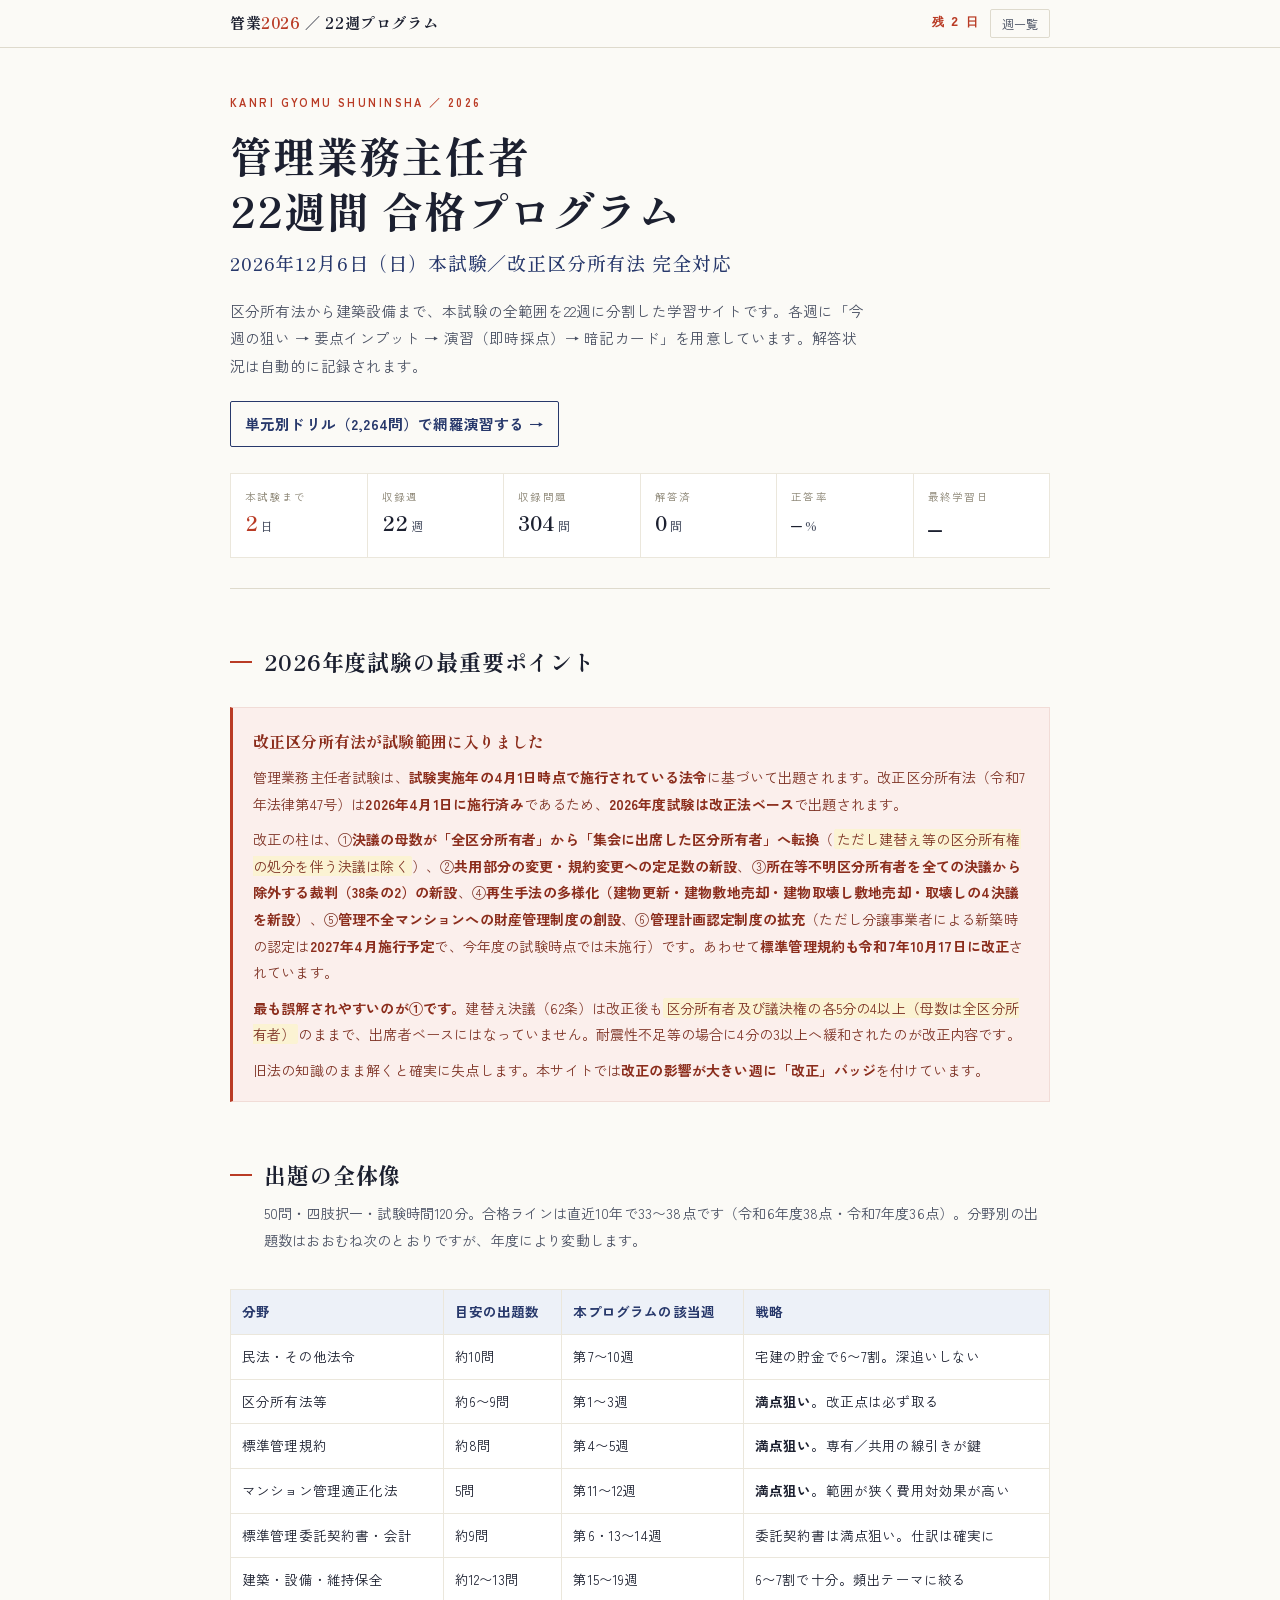
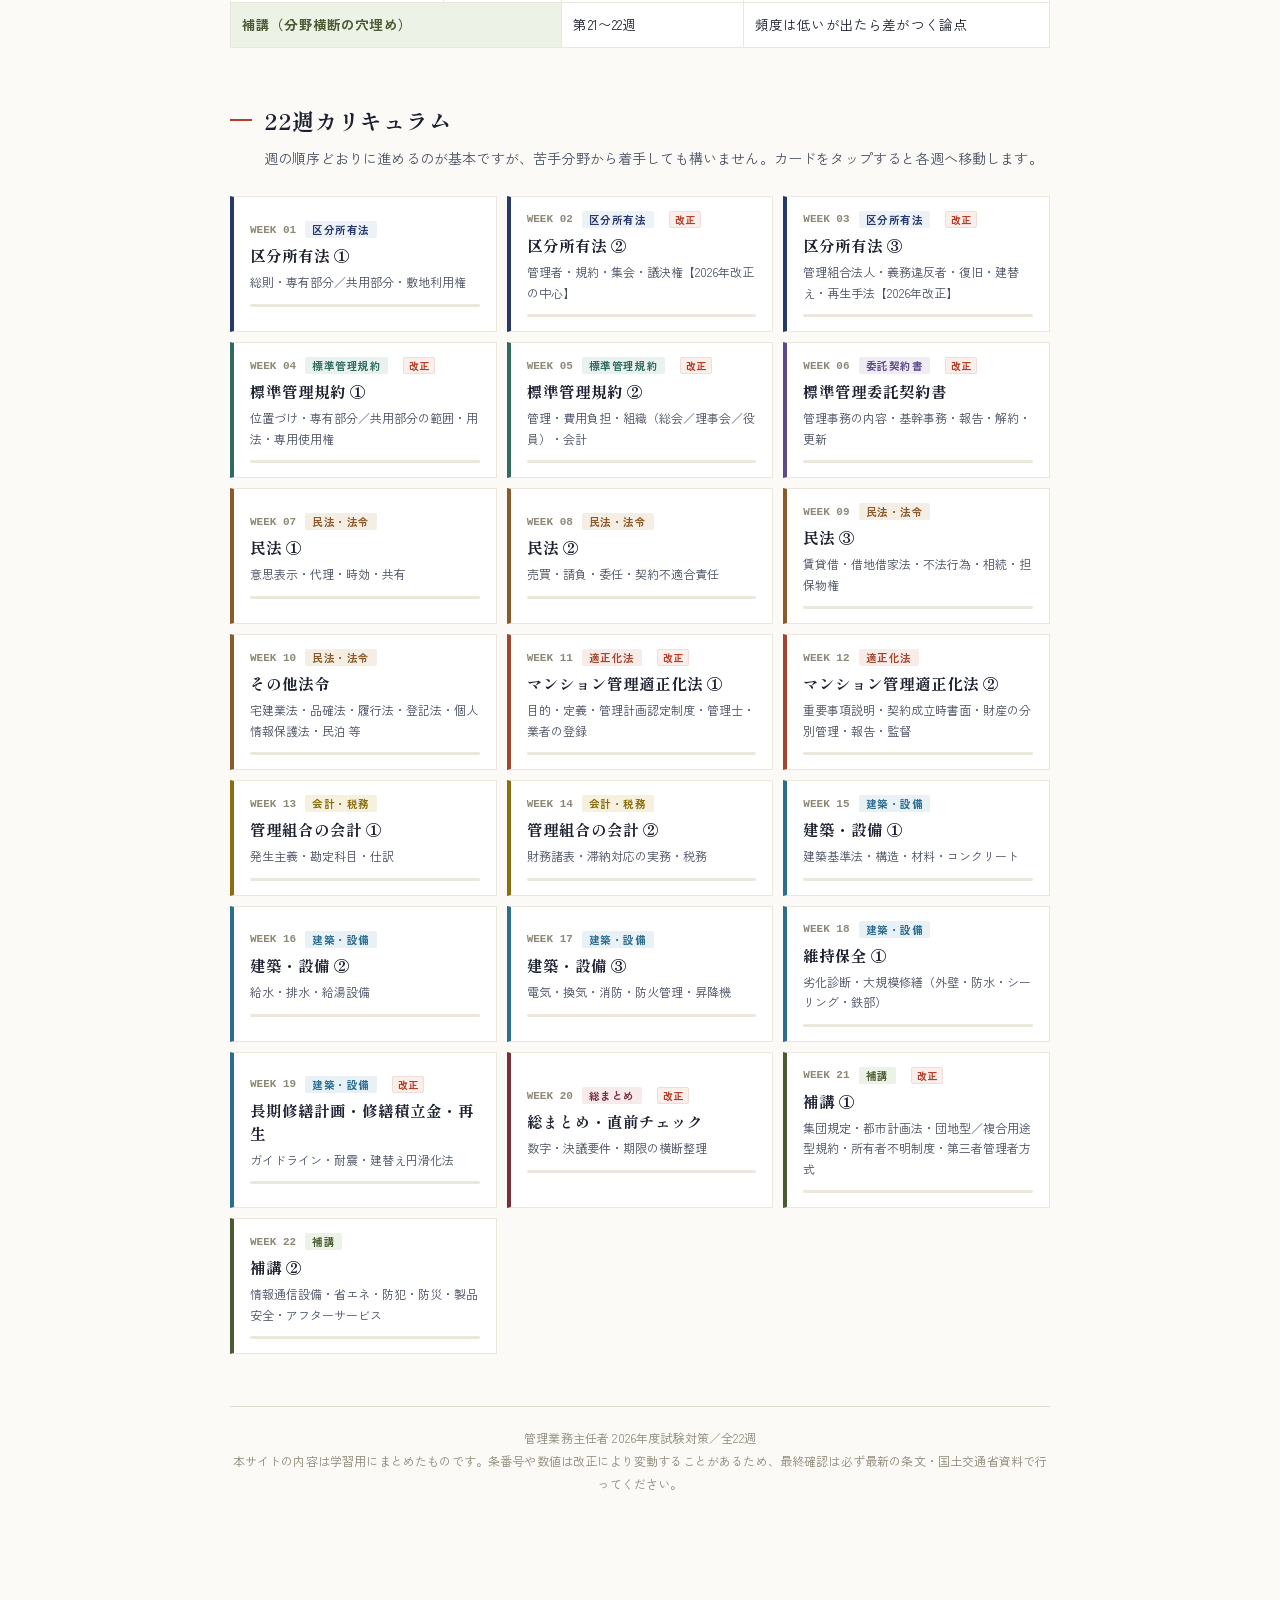
<file: index.html>
<!DOCTYPE html>
<html lang="ja">
<head>
<meta charset="UTF-8">
<meta name="viewport" content="width=device-width, initial-scale=1">
<meta name="robots" content="noindex, nofollow, noarchive">
<meta name="description" content="管理業務主任者試験（2026年12月6日）対策 全22週プログラム">
<meta name="theme-color" content="#FBFAF6">
<link rel="manifest" href="site.webmanifest">
<meta name="apple-mobile-web-app-capable" content="yes">
<meta name="apple-mobile-web-app-title" content="管業2026">
<link rel="apple-touch-icon" href="icon.svg">
<title>管理業務主任者 2026｜22週間 合格プログラム</title>
<link rel="preconnect" href="https://fonts.googleapis.com">
<link rel="preconnect" href="https://fonts.gstatic.com" crossorigin>
<link href="https://fonts.googleapis.com/css2?family=Shippori+Mincho+B1:wght@500;700&family=Zen+Kaku+Gothic+New:wght@400;500;700&display=swap" rel="stylesheet">
<style>
:root{
  --paper:#FBFAF6;
  --card:#FFFFFF;
  --ink:#1C2030;
  --ink-soft:#4A5163;
  --ink-mute:#8E8878;
  --indigo:#27386B;
  --indigo-wash:#EDF1F8;
  --shu:#B93B25;
  --shu-wash:#FBEFEC;
  --rule:#DEDACD;
  --rule-soft:#EBE7DC;
  --ok:#1F6B4D;
  --ok-wash:#EAF3EE;
  --mincho:"Shippori Mincho B1","Hiragino Mincho ProN","Yu Mincho",YuMincho,"Noto Serif JP",serif;
  --gothic:"Zen Kaku Gothic New","Hiragino Sans","Hiragino Kaku Gothic ProN","Yu Gothic",sans-serif;
  --mono:"SFMono-Regular",Consolas,"Roboto Mono",monospace;
}
*{box-sizing:border-box}
html{-webkit-text-size-adjust:100%;scroll-behavior:smooth}
body{margin:0;background:var(--paper);color:var(--ink);font-family:var(--gothic);font-size:16px;line-height:1.9;letter-spacing:.01em}
.wrap{max-width:860px;margin:0 auto;padding:0 20px 110px}
a{color:var(--indigo)}

/* ===== topbar ===== */
.topbar{
  position:sticky;top:0;z-index:60;background:rgba(251,250,246,.96);
  backdrop-filter:blur(8px);border-bottom:1px solid var(--rule);
}
.topbar-in{max-width:860px;margin:0 auto;padding:9px 20px;display:flex;align-items:center;gap:12px}
.brand{font-family:var(--mincho);font-weight:700;font-size:15px;letter-spacing:.04em;cursor:pointer;white-space:nowrap}
.brand span{color:var(--shu)}
.topbar .sp{flex:1}
.tb-btn{
  font-family:inherit;font-size:12px;background:none;border:1px solid var(--rule);
  color:var(--ink-soft);padding:5px 11px;border-radius:2px;cursor:pointer;white-space:nowrap;
}
.tb-btn:hover{border-color:var(--indigo);color:var(--indigo)}
.tb-cd{font-family:var(--mono);font-size:12px;color:var(--shu);font-weight:700;white-space:nowrap}

/* ===== hero ===== */
.hero{padding:44px 0 30px;border-bottom:1px solid var(--rule);margin-bottom:8px}
.eyebrow{font-size:11px;letter-spacing:.22em;color:var(--shu);font-weight:700;margin:0 0 14px}
h1{font-family:var(--mincho);font-size:clamp(27px,6.4vw,42px);line-height:1.32;font-weight:700;margin:0;letter-spacing:.02em}
h1 .sub{display:block;font-size:clamp(14px,3.4vw,19px);color:var(--indigo);margin-top:12px;font-weight:500}
.hero-lede{margin:22px 0 0;font-size:14.5px;color:var(--ink-soft);max-width:640px}
.stats{display:grid;grid-template-columns:repeat(auto-fit,minmax(112px,1fr));gap:1px;background:var(--rule-soft);border:1px solid var(--rule-soft);margin-top:26px}
.stat{background:#fff;padding:13px 14px}
.stat .k{font-size:10.5px;letter-spacing:.12em;color:var(--ink-mute);margin-bottom:3px}
.stat .v{font-family:var(--mincho);font-size:20px;font-weight:700;line-height:1.3}
.stat .v small{font-size:12px;font-weight:500;color:var(--ink-soft)}
.stat.hot .v{color:var(--shu)}

/* ===== section ===== */
section{margin:52px 0 0}
h2{font-family:var(--mincho);font-size:22px;font-weight:700;margin:0 0 4px;display:flex;align-items:center;gap:12px;letter-spacing:.04em}
h2::before{content:"";width:22px;height:2px;background:var(--shu);flex:none}
h3.sub-h{font-family:var(--mincho);font-size:17px;margin:30px 0 14px;color:var(--indigo);letter-spacing:.03em}
.lede{color:var(--ink-soft);font-size:14px;margin:0 0 24px;padding-left:34px}
.hint{font-size:12.5px;color:var(--ink-mute);margin:0 0 16px;padding-left:34px}

/* ===== alert ===== */
.alert{background:var(--shu-wash);border:1px solid #F1DCD7;border-left:3px solid var(--shu);padding:18px 20px;margin:24px 0}
.alert h4{font-family:var(--mincho);font-size:16px;margin:0 0 8px;color:#8B2D1C}
.alert p{margin:0;font-size:14px;line-height:1.9;color:#7E3325}
.alert p+p{margin-top:9px}
.alert b{color:#8B2D1C}

/* ===== tables ===== */
.scroll{overflow-x:auto;-webkit-overflow-scrolling:touch}
.tbl{width:100%;border-collapse:collapse;font-size:13.5px;background:#fff;margin-top:12px}
.tbl th,.tbl td{border:1px solid var(--rule-soft);padding:9px 11px;text-align:left;vertical-align:top}
.tbl th{background:var(--indigo-wash);color:var(--indigo);font-weight:700;white-space:nowrap}
.tbl td b{color:var(--ink)}

/* ===== week index ===== */
.weeks{display:grid;gap:10px;grid-template-columns:repeat(auto-fill,minmax(250px,1fr))}
.wk{
  background:#fff;border:1px solid var(--rule-soft);border-left:4px solid var(--indigo);
  padding:14px 16px;cursor:pointer;text-align:left;font-family:inherit;color:inherit;
  transition:.16s;position:relative;
}
.wk:hover{box-shadow:0 3px 12px rgba(30,40,70,.06);border-color:var(--rule);transform:translateY(-1px)}
.wk:focus-visible{outline:2px solid var(--indigo);outline-offset:2px}
.wk .r1{display:flex;align-items:center;gap:9px;margin-bottom:6px}
.wk .num{font-family:var(--mono);font-size:11px;font-weight:700;color:var(--ink-mute)}
.wk .fld{font-size:10.5px;font-weight:700;letter-spacing:.05em;padding:1px 7px;border-radius:2px}
.wk .ttl{font-family:var(--mincho);font-size:15.5px;font-weight:700;line-height:1.5}
.wk .sub{font-size:12px;color:var(--ink-soft);margin-top:5px;line-height:1.7}
.wk .pb{height:3px;background:var(--rule-soft);margin-top:11px;border-radius:2px;overflow:hidden}
.wk .pb i{display:block;height:100%;width:0;background:var(--ok)}
.wk .pct{position:absolute;top:13px;right:14px;font-family:var(--mono);font-size:10.5px;color:var(--ok);font-weight:700}
.wk .rev{margin-left:6px;font-size:10px;color:var(--shu);border:1px solid #F1DCD7;background:var(--shu-wash);padding:0 5px;border-radius:2px;font-weight:700}

/* ===== week page ===== */
.wk-head{padding:34px 0 22px;border-bottom:1px solid var(--rule)}
.wk-head .kicker{display:flex;align-items:center;gap:10px;margin-bottom:12px;flex-wrap:wrap}
.wk-head h1{font-size:clamp(23px,5.4vw,33px)}
.badge-fld{font-size:11px;font-weight:700;letter-spacing:.06em;padding:2px 10px;border-radius:2px}
.crumb{font-family:var(--mono);font-size:11.5px;color:var(--ink-mute)}

.aim{list-style:none;padding:0;margin:0;display:grid;gap:12px}
.aim li{background:var(--card);border:1px solid var(--rule-soft);border-left:3px solid var(--indigo);padding:15px 17px;font-size:14.5px;line-height:1.85}
.aim li b{color:var(--indigo)}

.arts{display:grid;gap:14px}
.art{background:var(--card);border:1px solid var(--rule-soft);padding:17px 19px 19px;position:relative}
.art::before{content:"";position:absolute;left:0;top:0;bottom:0;width:3px;background:var(--rule)}
.art.key::before{background:var(--shu)}
.art-head{display:flex;flex-wrap:wrap;align-items:center;gap:9px;margin-bottom:10px}
.no{font-family:var(--mono);font-size:12px;color:var(--ink-mute);border:1px solid var(--rule);padding:1px 7px;border-radius:2px}
.art-title{font-family:var(--mincho);font-size:16.5px;font-weight:700;letter-spacing:.03em}
.chip{font-size:11.5px;font-weight:700;letter-spacing:.04em;background:var(--indigo-wash);color:var(--indigo);padding:2px 9px;border-radius:2px;white-space:nowrap}
.chip.shu{background:var(--shu-wash);color:var(--shu)}
.art p{margin:0;font-size:14.5px;line-height:1.9}
.art p+p{margin-top:10px}
.art .warn{margin-top:12px;background:var(--shu-wash);border:1px solid #F1DCD7;padding:10px 13px;font-size:13.5px;color:#8B2D1C;line-height:1.8}
.art .warn b{color:var(--shu)}
mark{background:#FBF3D3;padding:0 3px;border-radius:2px;color:inherit}

/* ===== quiz ===== */
.progress{position:sticky;top:41px;z-index:20;background:rgba(251,250,246,.96);backdrop-filter:blur(6px);border-bottom:1px solid var(--rule);padding:10px 20px;margin:0 -20px 20px;display:flex;align-items:center;gap:13px;font-size:12.5px;color:var(--ink-soft)}
.bar{flex:1;height:5px;background:var(--rule-soft);border-radius:3px;overflow:hidden}
.bar i{display:block;height:100%;width:0;background:var(--indigo);transition:width .35s ease}
.score{font-family:var(--mono);font-weight:700;color:var(--ink);white-space:nowrap}

.q{background:var(--card);border:1px solid var(--rule-soft);padding:17px 19px;margin-bottom:15px}
.q-head{display:flex;gap:10px;align-items:baseline;margin-bottom:12px}
.q-no{font-family:var(--mono);font-size:12px;font-weight:700;color:#fff;background:var(--indigo);padding:2px 8px;border-radius:2px;flex:none}
.q-no.mc{background:var(--shu)}
.q-text{font-size:15px;line-height:1.85;flex:1}
.ox{display:flex;gap:10px}
.ox button{flex:1;font-family:var(--mincho);font-size:22px;font-weight:700;padding:9px 0;background:#fff;border:1.5px solid var(--rule);color:var(--ink);cursor:pointer;border-radius:3px;transition:.15s}
.ox button:hover{border-color:var(--indigo);background:var(--indigo-wash)}
.ox button:focus-visible,.choices button:focus-visible{outline:2px solid var(--indigo);outline-offset:2px}
.choices{display:grid;gap:8px}
.choices button{display:flex;gap:11px;text-align:left;align-items:flex-start;background:#fff;border:1.5px solid var(--rule);border-radius:3px;padding:11px 13px;font-family:inherit;font-size:14px;line-height:1.75;color:var(--ink);cursor:pointer;transition:.15s}
.choices button:hover{border-color:var(--indigo);background:var(--indigo-wash)}
.choices .n{font-family:var(--mono);font-weight:700;font-size:12px;color:var(--indigo);border:1px solid var(--rule);border-radius:2px;padding:0 6px;flex:none;margin-top:3px}
button.correct{border-color:var(--ok)!important;background:var(--ok-wash)!important}
button.wrong{border-color:var(--shu)!important;background:var(--shu-wash)!important}
button.dim{opacity:.42}
.q.done button{cursor:default}
.verdict{display:none;margin-top:14px;padding-top:14px;border-top:1px dashed var(--rule)}
.q.done .verdict{display:block}
.verdict-head{display:flex;align-items:center;gap:10px;margin-bottom:8px;flex-wrap:wrap}
.badge{font-family:var(--mincho);font-size:14px;font-weight:700;padding:2px 12px;border-radius:2px}
.badge.ok{background:var(--ok-wash);color:var(--ok);border:1px solid #C9E0D4}
.badge.ng{background:var(--shu-wash);color:var(--shu);border:1px solid #F1DCD7}
.ans{font-family:var(--mincho);font-size:15px;font-weight:700;color:var(--indigo)}
.exp{font-size:14px;line-height:1.9;color:var(--ink-soft)}
.exp b{color:var(--ink)}
.result{display:none;margin-top:20px;background:var(--indigo-wash);border:1px solid #D5DEEE;padding:20px;text-align:center}
.result.show{display:block}
.result .big{font-family:var(--mincho);font-size:29px;font-weight:700;color:var(--indigo)}
.result .cmt{font-size:14px;color:var(--ink-soft);margin-top:6px}

/* ===== flashcards ===== */
.cards{display:grid;gap:12px;grid-template-columns:repeat(auto-fit,minmax(238px,1fr))}
.fc{background:#fff;border:1px solid var(--rule-soft);border-top:3px solid var(--indigo);padding:16px 18px;cursor:pointer;min-height:116px;display:flex;flex-direction:column;justify-content:center;transition:.18s}
.fc:hover{box-shadow:0 2px 10px rgba(30,40,70,.05)}
.fc:focus-visible{outline:2px solid var(--indigo);outline-offset:2px}
.fc .lbl{font-family:var(--mono);font-size:10.5px;letter-spacing:.14em;color:var(--ink-mute);margin-bottom:7px}
.fc .txt{font-size:14.5px;line-height:1.8;font-weight:500}
.fc.flip{border-top-color:var(--shu);background:var(--shu-wash)}
.fc.flip .lbl{color:var(--shu)}
.fc.flip .txt{color:#7E2A1B;font-weight:700}

/* ===== buttons / nav ===== */
.btnrow{display:flex;gap:10px;flex-wrap:wrap;margin-top:14px;justify-content:center}
.btn{background:none;border:1px solid var(--rule);color:var(--ink-soft);font-family:inherit;font-size:12.5px;padding:8px 16px;border-radius:2px;cursor:pointer}
.btn:hover{border-color:var(--shu);color:var(--shu)}
.btn.pri{border-color:var(--indigo);color:var(--indigo)}
.btn.pri:hover{background:var(--indigo-wash)}
.pager{display:flex;gap:10px;margin-top:46px;padding-top:22px;border-top:1px solid var(--rule)}
.pager button{flex:1;background:#fff;border:1px solid var(--rule-soft);padding:14px 16px;text-align:left;font-family:inherit;color:inherit;cursor:pointer;transition:.15s}
.pager button:hover{border-color:var(--indigo)}
.pager button:disabled{opacity:.35;cursor:default}
.pager .d{font-family:var(--mono);font-size:10.5px;color:var(--ink-mute);letter-spacing:.1em}
.pager .t{font-family:var(--mincho);font-size:14px;font-weight:700;margin-top:3px;line-height:1.5}
.pager .nx{text-align:right}

footer{margin-top:52px;padding-top:20px;border-top:1px solid var(--rule);font-size:12px;color:var(--ink-mute);line-height:1.9;text-align:center}

@media (max-width:600px){
  body{font-size:15px}
  .wrap{padding:0 16px 90px}
  .progress{margin-left:-16px;margin-right:-16px;padding-left:16px;padding-right:16px}
  .art,.q{padding:15px 16px}
  .lede,.hint{padding-left:0}
  .topbar-in{padding:8px 16px;gap:8px}
  .brand{font-size:13px}
  .tb-btn{padding:5px 9px;font-size:11.5px}
}
@media (prefers-reduced-motion:reduce){*{transition:none!important;animation:none!important}}
</style>
</head>
<body>

<div class="topbar">
  <div class="topbar-in">
    <div class="brand" id="brandBtn">管業<span>2026</span> ／ 22週プログラム</div>
    <div class="sp"></div>
    <span class="tb-cd">残 <span id="cd">–</span> 日</span>
    <button class="tb-btn" id="navHome">週一覧</button>
  </div>
</div>

<div class="wrap" id="app"></div>

<script>
var WEEKS = [];

WEEKS.push({
n:1, field:"区分所有法", rev:false,
title:"区分所有法 ①",
sub:"総則・専有部分／共用部分・敷地利用権",
aim:[
"本試験は50問・四肢択一。区分所有法単体で例年<b>6〜9問</b>、標準管理規約と合わせると区分所有法関連だけで<b>15問前後</b>を占める最重要分野（年度により変動あり）。",
"第1週は「総則・専有部分/共用部分・敷地利用権」という土台部分。宅建でも学習済みだが、管業では<b>床面積の算定方法（内法計算）・先取特権の効力・規約共用部分の登記対抗要件</b>など、宅建より一段深い数字と手続の精度が問われる。",
"ここを曖昧にすると第2週（管理者・規約・集会）以降がすべてブレる。<b>定義の正確な暗記に徹する</b>こと。",
"2026年4月施行の改正は主に「集会の決議要件・所在等不明区分所有者・建替え／再生決議」に関するもので、今週の範囲でも<b>5条の2（区分所有者の相互協力の責務）・6条の2（国内管理人）が新設</b>され、<b>6条2項（他の専有部分等の使用請求に「自ら保存することの請求」を追加）</b>が改正された。決議要件の改正点は第2〜3週で扱う。"
],
points:[
{t:"区分所有権の成立要件", chip:"1条", hot:"頻出", key:true,
 body:"<p>①<b>構造上の独立性</b>（他の部分と壁等で明確に遮断）と②<b>利用上の独立性</b>（独立して住居・店舗・事務所等の用途に供しうる）の<mark>両方</mark>を満たす建物部分にのみ成立する。</p>",
 warn:"<b>ひっかけ</b>：どちらか一方だけでは専有部分にならない。「構造上区分されていれば足りる」は誤り。"},
{t:"定義", chip:"2条",
 body:"<table class=tbl><tr><th>区分所有者</th><td>区分所有権を有する者</td></tr><tr><th>専有部分</th><td>区分所有権の目的たる建物部分</td></tr><tr><th>共用部分</th><td>専有部分以外の建物の部分 ＋ 専有部分に属しない建物の附属物 ＋ 規約により共用部分とされた附属の建物</td></tr><tr><th>敷地利用権</th><td>専有部分を所有するための建物の敷地に関する権利。<mark>所有権に限らず</mark>地上権（物権）・賃借権（債権）等も含む</td></tr></table>"},
{t:"区分所有者の団体＝管理組合", chip:"3条", hot:"第2週の土台", key:true,
 body:"<p>区分所有者となれば、<mark>規約の有無にかかわらず「全員で」当然に</mark>団体を構成する。任意加入・任意脱退という概念がなく、区分所有者である限り強制的に構成員となる。</p><p>一部共用部分のみを共用する者だけの団体を、別途構成することも可能。</p>"},
{t:"法定共用部分", chip:"4条1項",
 body:"<p>数個の専有部分に通ずる廊下・階段室・エレベーター等、構造上当然に共用に供される部分。<mark>規約を待たず当然に共用部分</mark>となり、<mark>登記も不要</mark>。</p>"},
{t:"規約共用部分", chip:"4条2項", hot:"対抗要件", key:true,
 body:"<p>管理人室・集会室のように、それ自体は専有部分になり得る建物部分（または附属の建物）を、規約により共用部分とすることができる。</p>",
 warn:"<b>対抗要件＝登記</b>：「共用部分である旨の登記」をしなければ第三者に対抗できない。法定共用部分（登記不要）との対比で覚える。"},
{t:"規約敷地", chip:"5条",
 body:"<p>建物が現に所在する土地（<b>法定敷地</b>）以外にも、建物等と一体として管理又は使用をする庭・通路・駐車場等の土地を、規約により「建物の敷地」とすることができる（<b>規約敷地</b>。隣接は要件ではない）。法定敷地・規約敷地とも敷地利用権の対象になりうる。</p>"},
{t:"共用部分の持分割合", chip:"14条", hot:"数字の精度", key:true,
 body:"<p><b>1項</b>　原則、各共有者の持分はその有する専有部分の<mark>床面積の割合</mark>による。</p><p><b>2項</b>　一部共用部分（附属の建物を除く）で床面積を有するものは、これを共用すべき各区分所有者の専有部分の床面積の割合で配分し、各専有部分の床面積に算入する。</p><p><b>3項</b>　床面積は壁その他の区画の<mark>「内側線」</mark>で囲まれた部分の水平投影面積＝<b>内法（うちのり）計算</b>。</p><p><b>4項</b>　1〜3項は規約で別段の定めが可能（例：壁芯計算等）。</p>",
 warn:"<b>内法 ⇄ 壁芯</b>：壁芯は建築基準法の延床面積算定等の考え方。区分所有法の床面積は<b>内法</b>。最も狙われる混同ポイント。"},
{t:"分離処分の禁止", chip:"15条・22条", key:true,
 body:"<p>共用部分の持分は専有部分の処分に従い、<mark>専有部分と分離して処分できない</mark>（15条）。</p><p>敷地利用権が数人で有する権利（共有・準共有）である場合も、専有部分とその専有部分に係る敷地利用権を分離して処分できない（22条1項）。<b>ただし規約に別段の定めがあればこの限りでない。</b></p><p>区分所有者が<b>数個の専有部分</b>を所有するときの各専有部分に係る敷地利用権の割合は、規約に別段の定めがない限り<b>14条1〜3項の割合（床面積割合）</b>による（22条2項）。</p>"},
{t:"分離処分禁止違反の効果", chip:"23条",
 body:"<p>禁止に反してされた処分は<mark>無効</mark>。ただし、その無効を<mark>「善意の相手方」に主張することはできない</mark>（取引安全の保護）。</p><p>例外：分離して処分できない専有部分及び敷地利用権である旨の登記（敷地権の登記）の<b>後</b>にされた処分は、善意の相手方にも無効を主張できる（23条ただし書）。</p>"},
{t:"先取特権", chip:"7条", hot:"実務直結", key:true,
 body:"<p>次の債権を有する者は、<b>債務者の区分所有権（共用部分に関する権利及び敷地利用権を含む）</b>及び<b>建物に備え付けた動産</b>の上に先取特権を有する。</p><table class=tbl><tr><th>①</th><td>区分所有者が共用部分・建物の敷地・共用部分以外の附属施設につき他の区分所有者に対して有する債権</td></tr><tr><th>②</th><td>区分所有者が規約若しくは集会の決議に基づき他の区分所有者に対して有する債権（管理費・修繕積立金等）</td></tr><tr><th>③</th><td>管理者又は管理組合法人がその職務又は業務を行うにつき区分所有者に対して有する債権</td></tr></table>",
 warn:"この先取特権は、優先権の順位及び効力について<b>「共益費用の先取特権」とみなされ</b>（7条2項）、<b>他の一般の先取特権に優先</b>する（民法329条1項）。ただし一般の先取特権なので、登記した抵当権者等には登記なしでは対抗できない（民法336条）。"},
{t:"特定承継人の責任", chip:"8条", hot:"実務直結", key:true,
 body:"<p>区分所有権を譲り受けた特定承継人（買主等）は、前区分所有者が負っていた滞納管理費等の債務を、<mark>善意・悪意を問わず承継する</mark>。買主が滞納の事実を知らなくても支払義務を免れない。</p>",
 warn:"重要事項説明で滞納の有無を告知する<b>実務上の根拠条文</b>。"},
{t:"瑕疵の推定", chip:"9条",
 body:"<p>建物の設置又は保存に瑕疵があり、それによって他人に損害が生じたときは、その瑕疵は<mark>「共用部分」</mark>の設置又は保存にあるものと推定される。</p>",
 warn:"<b>専有部分ではない</b>。被害者は瑕疵の場所を特定できなくても、共用部分の共有者である区分所有者全員に工作物責任を追及しやすくなる（推定なので反証で覆る）。"},
{t:"宅建との橋渡し", chip:"学習方針",
 body:"<table class=tbl><tr><th style='width:88px'>宅建</th><td>専有部分・共用部分・敷地利用権の基本、規約の設定・変更要件（<b>2026改正後</b>は区分所有者・議決権の各過半数の出席＋出席者の各4分の3）が中心</td></tr><tr><th>管業</th><td>これに加えて、<b>床面積の算定方法の細部・先取特権の順位と効力・規約共用部分の登記の要否</b>まで踏み込む</td></tr></table><p style='margin-top:12px'>「知っているつもり」を<b>数字レベルで解像度を上げ直す</b>意識で臨むこと。</p>"}
],
ox:[
{q:"区分所有権が成立するためには、建物の部分が構造上他の部分と区分されていれば足り、独立して住居、店舗等の用途に供することができる必要はない。", a:false,
 e:"専有部分の成立には「構造上の独立性」に加えて<b>「利用上の独立性」</b>も必要（1条）。片方だけでは専有部分になりません。管業では<b>「両方必要」という併存要件</b>であることまで正確に押さえること。"},
{q:"数個の専有部分に通ずる廊下その他構造上区分所有者の共用に供されるべき建物の部分は、規約で定めなくても当然に共用部分となる。", a:true,
 e:"廊下・階段室等は<b>「法定共用部分」</b>（4条1項）。<b>規約を要せず当然に共用部分</b>となり、<b>登記も不要</b>です。"},
{q:"管理人室のように専有部分となりうる建物の部分を規約により共用部分と定め、その旨の登記を備えた場合、その後に専有部分を譲り受けた第三者に対しても、当該部分が共用部分であることを対抗することができる。", a:true,
 e:"<b>「規約共用部分」</b>（4条2項）は、共用部分である旨の登記を備えることで第三者対抗力を持ちます。逆に登記がなければ、善意・悪意を問わず第三者に対抗できません。"},
{q:"区分所有者は、規約に別段の定めがない限り、専有部分を所有するための敷地利用権のみを専有部分と分離して第三者に譲渡することができる。", a:false,
 e:"敷地利用権が数人で有する権利である場合、規約に別段の定めがない限り<b>分離処分はできません</b>（22条1項）。専有部分と敷地の権利がバラバラの第三者に渡ることを防ぐ規律です。"},
{q:"共用部分の各共有者の持分は、規約に別段の定めがない限り、その有する専有部分の床面積の割合による。", a:true,
 e:"14条1項の原則。分譲時のパンフレットや登記簿に記載される「共有持分割合」の根拠条文です。"},
{q:"共用部分の持分割合を算定する際の床面積は、規約に別段の定めがない限り、壁その他の区画の中心線（壁芯）で囲まれた部分の水平投影面積による。", a:false,
 e:"床面積は<b>「内側線」</b>で囲まれた部分の水平投影面積＝<b>内法計算</b>（14条2項）。壁芯は建築基準法の延床面積算定等の考え方で、区分所有法の床面積とは異なります。"},
{q:"建物の設置又は保存に瑕疵があり、それによって他人に損害が生じた場合、その瑕疵は専有部分の設置又は保存にあるものと推定される。", a:false,
 e:"<b>「共用部分」</b>の設置又は保存にあるものと推定されます（9条）。専有部分ではない点がポイント。"},
{q:"マンションの区分所有者となった者は、規約に特段の定めがなくても、当然に区分所有者全員で構成する団体（管理組合）の構成員となり、任意に脱退することはできない。", a:true,
 e:"3条。加入・脱退は専有部分の取得・喪失に連動し、任意脱退はできません。「強制加入」の考え方は集会・議決権（第2週）の前提になります。"},
{q:"区分所有者が滞納していた管理費等の債務は、専有部分を売却した場合、原則として旧所有者にのみ帰属し、買主（特定承継人）には承継されない。", a:false,
 e:"特定承継人は前区分所有者の債務を<b>承継します</b>（8条）。重要事項説明で管理費等の滞納状況を告知する実務上の理由です。"}
],
mc:[
{stem:"区分所有建物における専有部分及び共用部分に関する次の記述のうち、区分所有法の規定によれば<b>最も適切なもの</b>はどれか。",
 c:["数個の専有部分に通ずる廊下その他構造上区分所有者の共用に供されるべき建物の部分を共用部分とするには、規約でその旨を定めなければならない。",
    "管理人室のように専有部分となりうべき建物の部分を規約により共用部分とした場合、その旨の登記をしなくても、これを善意の第三者に対抗することができる。",
    "一部の区分所有者のみの共用に供されることが明らかな建物の部分であっても、区分所有者全員の利害に関係するものは、これを区分所有者全員の共用部分とすることができる。",
    "専有部分となるためには、当該建物の部分が構造上他の部分と区分されていれば足り、独立して住居、店舗等の用途に供することができる必要はない。"],
 a:3, e:"<b>1は誤り</b>（法定共用部分は規約不要、4条1項）。<b>2は誤り</b>（登記なければ対抗不可）。<b>4は誤り</b>（利用上の独立性も必要）。<b>3</b>は正しい。共用部分の帰属は規約で別段の定めができ（11条2項）、一部共用部分を区分所有者全員の共有とすることも可能。"},
{stem:"敷地利用権に関する次の記述のうち、区分所有法の規定によれば<b>誤っているもの</b>はどれか。",
 c:["敷地利用権が数人で有する所有権その他の権利であるときは、区分所有者は、規約に別段の定めがない限り、その専有部分と敷地利用権とを分離して処分することができない。",
    "分離処分禁止に違反してされた専有部分のみの処分は無効であるが、その無効は、分離処分できない旨の登記前の処分であれば、善意の相手方に主張することができない。",
    "区分所有者が数個の専有部分を所有するときは、各専有部分に係る敷地利用権の割合は、規約に別段の定めがある場合を除き、専有部分の床面積の割合による。",
    "区分所有者が数人で有する敷地利用権は、常に共有でなければならず、準共有とすることは認められない。"],
 a:4, e:"1は22条1項、2は23条、3は22条2項の内容通り。<b>4が誤り</b>。敷地利用権が地上権や賃借権である場合、複数いれば<b>「準共有」</b>となります。分離処分禁止は権利の種類にかかわらず適用されます。"},
{stem:"管理費等の徴収及び先取特権に関する次の記述のうち、区分所有法の規定によれば<b>誤っているもの</b>はどれか。",
 c:["管理組合が区分所有者に対して有する管理費等の債権については、債務者の区分所有権及び建物に備え付けた動産の上に先取特権を有する。",
    "区分所有者の特定承継人は、その区分所有権を取得する前に生じた滞納管理費等の債務についても、これを承継する。",
    "前記1の先取特権は、優先権の順位及び効力については、共益費用の先取特権とみなされる。",
    "区分所有権を善意で譲り受けた特定承継人は、滞納管理費等の債務の存在を知らなかったときは、その債務を承継しない。"],
 a:4, e:"1〜3は7条・8条の通り。<b>4が誤り</b>。8条に<b>善意・悪意の要件はなく</b>、知らなかったことを理由に免れることはできません。"},
{stem:"区分所有者の団体及びマンションの敷地に関する次の記述のうち、区分所有法の規定によれば<b>最も適切なもの</b>はどれか。",
 c:["区分所有者は、規約でその旨を定めた場合に限り、建物並びにその敷地及び附属施設の管理を行うための団体を構成する。",
    "建物が所在する土地以外の土地は、いかなる方法によっても区分所有法上の「建物の敷地」とすることはできない。",
    "区分所有者は、規約により、建物が所在する土地以外の土地を建物の敷地とすることができる。",
    "区分所有者の団体からの脱退は、専有部分を第三者に譲渡しない限り、いつでも自由に行うことができる。"],
 a:3, e:"<b>1は誤り</b>（3条により規約不要で当然に団体を構成）。<b>2は誤り</b>・<b>4は誤り</b>（任意脱退不可）。<b>3</b>が5条の規約敷地の規定通りで正しい。規約敷地は隣接地に限られません。"}
],
cards:[
{q:"専有部分の成立要件は？", a:"構造上の独立性 ＋ 利用上の独立性（両方必要）"},
{q:"共用部分の持分割合の原則は？", a:"専有部分の床面積の割合（内法計算。規約で別段の定め可）"},
{q:"規約共用部分（管理人室等）の第三者対抗要件は？", a:"共用部分である旨の登記"},
{q:"敷地利用権（共有・準共有）の原則的な処分ルールは？", a:"専有部分と分離して処分できない（規約で別段の定め可。違反処分は無効だが善意の相手方には主張不可。敷地権の登記後の処分は除く）"},
{q:"管理組合等が有する管理費滞納債権の先取特権の性質は？", a:"優先権の順位・効力は共益費用の先取特権とみなされる（7条2項）。他の一般の先取特権に優先"}
]
});

WEEKS.push({
n:2, field:"区分所有法", rev:true,
title:"区分所有法 ②",
sub:"管理者・規約・集会・議決権【2026年改正の中心】",
aim:[
"今週が<b>本試験の最大の山場</b>。管理者の権限、規約の設定・変更、集会の招集手続、議決権の計算は毎年必ず問われる。",
"そして<b>2026年4月1日施行の改正区分所有法（令和7年法律第47号）が最も色濃く出るのがこの範囲</b>。決議の母数が「全区分所有者」から「集会に出席した区分所有者」へ転換した。",
"管業試験は<b>試験実施年の4月1日時点で施行されている法令</b>に基づいて出題されるため、2026年度試験は改正法ベース。旧法の知識のまま解くと確実に失点する。",
"数字（1週間・毎年1回・5分の1・4分の3）は必ず語呂ではなく<b>条文とセット</b>で覚えること。"
],
points:[
{t:"【最重要】決議の母数が「出席者」に変わった", chip:"2026改正", hot:"最頻出予想", key:true,
 body:"<p>改正前は全区分所有者を母数とする多数決だったが、改正後は<mark>集会に出席した区分所有者を母数</mark>とする多数決に転換した。<b>ただし、すべての決議が対象ではない。</b></p><table class=tbl><tr><th>決議</th><th>改正前（母数＝全員）</th><th>改正後</th></tr><tr><td>普通決議（39条）</td><td>各過半数</td><td><mark>出席者の各過半数</mark></td></tr><tr><td>共用部分の変更（17条）</td><td>各4分の3以上</td><td><b>定足数</b>：区分所有者の過半数かつ議決権の過半数の出席<br><mark>出席者の各4分の3以上</mark></td></tr><tr><td>規約の設定変更廃止（31条）</td><td>各4分の3以上</td><td><b>定足数</b>：区分所有者の過半数かつ議決権の過半数の出席<br><mark>出席者の各4分の3以上</mark></td></tr><tr><td><b>建替え（62条）</b></td><td>各5分の4以上</td><td style='background:#FBEFEC'><b>改正前と同じ（全員が母数）</b><br>区分所有者及び議決権の各5分の4以上</td></tr></table><p>ここでいう<b>「出席」には、書面による議決権行使・電磁的方法による議決権行使・代理人（委任状）による行使も含まれる</b>。まったく意思表示をしなかった欠席者だけが母数から外れる。</p><p>なお、いずれの決議でも<b>所在等不明区分所有者の除外決定を受けた者は「議決権を有しない者」として母数から外れる</b>（38条の2）。</p>",
 warn:"<b>最大の落とし穴</b>：<mark>出席者多数決になったのは「区分所有権の処分を伴う決議」を除いた決議</mark>。<b>建替え決議（62条）は改正前と同じく全区分所有者が母数のまま</b>で、出席者ベースにはなっていない。「建替えも出席者の5分の4になった」は誤り。<br>また17条・31条には<b>定足数（各過半数の出席）が新設</b>された点も見落としやすい。出席者が少なければそもそも決議できない。"},
{t:"所在等不明区分所有者の除外", chip:"38条の2（新設）", hot:"2026改正", key:true,
 body:"<p>裁判所は、区分所有者を知ることができず、又はその所在を知ることができないときは、他の区分所有者又は管理者の請求により、<b>その者を除いた区分所有者による集会の決議をすることができる旨の裁判</b>をすることができる。この裁判を受けた者は<mark>集会における議決権を有しない</mark>。</p>",
 warn:"<b>建替え決議だけの制度ではない</b>。普通決議・特別決議・建替え決議を含む<b>「全ての決議」</b>が対象。ここは誤解が生まれやすく、出題される可能性が高い。"},
{t:"管理者の選任・解任", chip:"25条",
 body:"<p>区分所有者は、<b>規約に別段の定めがない限り集会の決議（普通決議）</b>によって管理者を選任・解任できる。</p><p>管理者の資格に制限はなく、<mark>区分所有者以外の者（管理会社・マンション管理士等の外部専門家）でもよい</mark>。法人でもよい。任期の法定はない。</p><p>管理者に不正な行為その他その職務を行うに適しない事情があるときは、<b>各区分所有者が単独で</b>、その解任を裁判所に請求できる（訴えによる解任請求）。</p>"},
{t:"管理者の権限", chip:"26条", key:true,
 body:"<p>①共用部分等を<b>保存</b>し、②集会の決議を<b>実行</b>し、③規約で定めた行為をする権利を有し義務を負う。</p><p>その職務に関し<b>区分所有者を代理する</b>。損害保険契約に基づく保険金額、共用部分等について生じた損害賠償金・不当利得による返還金の請求及び受領についても代理権を有する。</p><p>規約または集会の決議により、その職務に関し<b>原告又は被告となる</b>ことができる（訴訟追行権）。</p>",
 warn:"<b>代理権に加えた制限は、善意の第三者に対抗することができない</b>（26条3項）。頻出。"},
{t:"管理所有", chip:"27条・20条",
 body:"<p>管理者は、<b>規約に特別の定めがあるとき</b>に限り共用部分を所有することができる（管理所有）。<mark>専有部分を管理所有することはできない</mark>。</p><p>管理所有者は保存行為・管理行為はできるが、<b>共用部分の変更をすることはできない</b>。</p>"},
{t:"管理者の義務・事務報告", chip:"28条・43条",
 body:"<p>管理者の権利義務は、法・規約に定めるもののほか<b>委任に関する規定に従う</b>（＝善良な管理者の注意義務）。</p><p>管理者は、<mark>集会において、毎年1回一定の時期に、その事務に関する報告</mark>をしなければならない（43条）。</p>"},
{t:"規約で定められる事項・衡平原則", chip:"30条",
 body:"<p>建物・敷地・附属施設の管理又は使用に関する<b>区分所有者相互間の事項</b>は、法に定めるもののほか規約で定めることができる。</p><p>規約は、専有部分・共用部分等の<b>形状、面積、位置関係、使用目的、利用状況、区分所有者が支払った対価その他の事情</b>を考慮して、区分所有者間の<mark>利害の衡平が図られるように</mark>定めなければならない（30条3項）。</p><p>規約は<b>書面又は電磁的記録</b>により作成しなければならない。</p>"},
{t:"規約の設定・変更・廃止", chip:"31条", hot:"2026改正", key:true,
 body:"<p>【2026改正】<b>定足数</b>として<mark>区分所有者の過半数かつ議決権の過半数を有する者の出席</mark>が必要となり、そのうえで<mark>出席した区分所有者及びその議決権の各4分の3以上</mark>の多数で決する。</p><p><b>一部の区分所有者の権利に特別の影響を及ぼすべきときは、その承諾を得なければならない</b>。この承諾は決議要件とは別枠の要件で、承諾がなければ決議は効力を生じない。</p><p>一部共用部分に関する事項で区分所有者全員の利害に関係しないものを全員の規約で定めるには、<b>一部区分所有者の4分の1を超える者又はその議決権の4分の1を超える議決権を有する者が反対しないこと</b>が必要。</p>"},
{t:"公正証書による規約の設定", chip:"32条", hot:"出題頻度高", key:true,
 body:"<p>最初に建物の専有部分の全部を所有する者（＝分譲業者）は、<b>公正証書により</b>、次の<mark>4項目に限って</mark>単独で規約を設定できる。</p><table class=tbl><tr><th>①</th><td>規約共用部分に関する定め</td></tr><tr><th>②</th><td>規約敷地に関する定め</td></tr><tr><th>③</th><td>専有部分と敷地利用権の分離処分ができる旨の定め</td></tr><tr><th>④</th><td>各専有部分に係る敷地利用権の割合</td></tr></table>",
 warn:"<b>「管理者の選任」「管理費の額」等は公正証書規約で定められない</b>。4項目以外を挙げる選択肢は誤り。"},
{t:"規約の保管・閲覧", chip:"33条",
 body:"<p><b>管理者が保管</b>する。管理者がないときは、建物を使用している区分所有者又はその代理人で<b>規約又は集会の決議で定めるもの</b>が保管する。</p><p>利害関係人の請求があったときは、<mark>正当な理由がある場合を除いて</mark>閲覧を拒むことができない。</p><p>規約の<b>保管場所</b>は、建物内の見やすい場所に<b>掲示</b>しなければならない。</p>"},
{t:"集会の招集", chip:"34条", key:true,
 body:"<p>管理者は<mark>少なくとも毎年1回</mark>集会を招集しなければならない。</p><p><b>区分所有者の5分の1以上で議決権の5分の1以上</b>を有するものは、管理者に対し会議の目的たる事項を示して集会の招集を請求できる。<mark>この定数は規約で減ずることができる</mark>（増やすことはできない）。</p><p>請求後2週間以内にその請求日から4週間以内の日を会日とする招集通知が発せられない場合、請求した区分所有者は自ら集会を招集できる。管理者がないときは、5分の1以上の要件を満たす区分所有者が直接招集できる。</p>"},
{t:"招集通知", chip:"35条", hot:"数字", key:true,
 body:"<p>会日より少なくとも<mark>1週間前</mark>に、会議の目的たる事項<b>及び議案の要領</b>を示して各区分所有者（【2026改正】議決権を有しないものを除く）に発する。<mark>【2026改正】この期間は規約で<b>伸長のみ</b>でき、短縮はできなくなった</mark>（改正前は伸縮とも可）。また<b>議案の要領の記載が必要</b>になった点も改正事項。</p><p><b>建替え決議</b>を会議の目的とする場合は<mark>少なくとも2か月前</mark>（規約で<b>伸長のみ</b>可能。短縮は不可）。さらに会日の<b>1か月前まで</b>に説明会を開催しなければならない（62条）。</p><p>専有部分が数人の共有に属するときは、<b>議決権を行使すべき者</b>に通知すれば足りる。通知場所の届出がないときは、専有部分が所在する場所にあてて発すればよい。<b>建物内に住所を有する区分所有者又は通知場所を通知しない区分所有者</b>に対しては、規約に特別の定めがあれば建物内の見やすい場所への<b>掲示</b>による通知も可能（35条4項。掲示の時に到達したものとみなされる）。</p>"},
{t:"招集手続の省略・決議事項の制限", chip:"36条・37条",
 body:"<p>区分所有者（【2026改正】議決権を有しないものを除く）<b>全員の同意</b>があるときは、招集手続を経ないで集会を開くことができる（36条）。</p><p>集会においては、<mark>あらかじめ通知した事項についてのみ決議できる</mark>（37条）。ただし普通決議事項については規約で別段の定めができる。特別決議事項は通知外の決議はできない。</p>"},
{t:"議決権と議決権行使の方法", chip:"38条・39条",
 body:"<p>各区分所有者の議決権は、規約に別段の定めがない限り<mark>共用部分の持分割合（＝専有部分の床面積割合）</mark>による。</p><p>議決権は<b>書面又は代理人によって行使できる</b>。規約又は集会の決議により<b>電磁的方法</b>によることもできる。</p>"},
{t:"占有者（賃借人）の意見陳述権", chip:"44条",
 body:"<p>区分所有者の承諾を得て専有部分を占有する者は、<b>会議の目的たる事項につき利害関係を有する場合</b>に、集会に出席して<mark>意見を述べることができる</mark>。</p>",
 warn:"<b>意見を述べられるだけで議決権はない</b>。この場合、集会招集者は招集通知後遅滞なく、集会の日時・場所・会議の目的たる事項<b>及び議案の要領</b>（【2026改正】）を<b>建物内の見やすい場所に掲示</b>しなければならない。"},
{t:"書面又は電磁的方法による決議", chip:"45条",
 body:"<p>区分所有者（【2026改正】議決権を有しないものを除く）<b>全員の承諾</b>があるときは、集会を開かずに書面又は電磁的方法によって決議をすることができる。</p><p>また、決議すべき事項について区分所有者<b>全員の書面又は電磁的方法による合意</b>があったときは、書面による決議があったものとみなされる。</p>"},
{t:"議事録", chip:"42条",
 body:"<p>議事録は<b>議長</b>が作成する。書面で作成するときは、<mark>議長及び集会に出席した区分所有者の2人</mark>がこれに<b>署名</b>しなければならない（押印は令和3年改正で不要になった）。</p><p>保管・閲覧・保管場所の掲示は規約と同じルール（33条準用）。</p>"},
{t:"規約及び集会決議の効力", chip:"46条",
 body:"<p>規約及び集会の決議は、区分所有者の<b>特定承継人に対しても効力を生ずる</b>。</p><p>占有者は、建物・敷地・附属施設の<b>使用方法</b>につき、区分所有者が規約又は集会の決議に基づいて負う義務と<mark>同一の義務</mark>を負う。</p>",
 warn:"占有者が拘束されるのは<b>「使用方法」に限られる</b>。管理費の支払義務まで負うわけではない点に注意。"}
],
ox:[
{q:"改正区分所有法の下では、集会の普通決議は、区分所有者及び議決権の各過半数（全区分所有者を母数とする）で決するのが原則である。", a:false,
 e:"改正により、普通決議の母数は<b>集会に出席した区分所有者</b>に変わりました。書面・電磁的方法・代理人による行使は「出席」に含まれ、まったく意思表示をしなかった欠席者だけが母数から外れます。<b>ただし建替え決議は改正後も全区分所有者が母数のまま</b>である点に注意。"},
{q:"改正区分所有法の下では、建替え決議についても、集会に出席した区分所有者及びその議決権の各5分の4以上の多数で決することとされた。", a:false,
 e:"<b>建替え決議は改正後も「区分所有者及び議決権の各5分の4以上」で、母数は全区分所有者のまま</b>です（62条1項）。出席者多数決になったのは、区分所有権の処分を伴う決議を除いた決議です。ただし耐震性不足等の一定の事由があるときは<b>4分の3以上に緩和</b>されます（62条2項）。"},
{q:"裁判所による所在等不明区分所有者の除外決定を受けた者は、建替え決議に限らず、普通決議を含むすべての集会決議において議決権を有しない。", a:true,
 e:"38条の2（新設）。立法時の資料でも<b>「区分所有権等の処分を伴うものを含む全ての決議」</b>が対象と明示されています。「建替え決議専用の制度」と考えるのは誤り。"},
{q:"管理者は、区分所有者の中から選任しなければならない。", a:false,
 e:"管理者の資格に制限はなく、<b>区分所有者以外の者や法人でもよい</b>（25条）。管理会社や外部専門家を管理者とすることもできます。"},
{q:"管理者の代理権に加えた制限は、善意の第三者に対抗することができない。", a:true,
 e:"26条3項。取引の安全を保護する規定で、頻出論点です。"},
{q:"管理者は、規約に特別の定めがあるときは、共用部分のほか専有部分についても管理所有することができる。", a:false,
 e:"管理所有できるのは<b>共用部分だけ</b>（27条）。専有部分は管理所有の対象になりません。また管理所有者は保存・管理はできても<b>変更はできません</b>。"},
{q:"改正区分所有法の下では、集会の招集通知を発すべき「会日より少なくとも1週間前」という期間は、規約で伸長することはできるが、短縮することはできない。", a:true,
 e:"改正前は<b>伸縮とも可能</b>でしたが、改正により<b>伸長のみ</b>となりました。あわせて、招集通知には会議の目的たる事項に加えて<b>議案の要領</b>の記載が必要になった点も改正事項です。"},
{q:"管理者に対して集会の招集を請求できる区分所有者の定数（5分の1以上）は、規約で増加することができる。", a:false,
 e:"34条3項は<b>「規約で減ずることができる」</b>と定めています。少数者が集会を開きやすくする趣旨なので、ハードルを上げる方向（増加）はできません。"},
{q:"最初に建物の専有部分の全部を所有する者は、公正証書により、管理者の選任に関する規約を設定することができる。", a:false,
 e:"公正証書規約で定められるのは①規約共用部分、②規約敷地、③分離処分ができる旨、④敷地利用権の割合の<b>4項目に限られます</b>（32条）。管理者の選任は含まれません。"},
{q:"専有部分を賃借している占有者は、会議の目的たる事項につき利害関係を有する場合には、集会に出席して意見を述べ、かつ議決権を行使することができる。", a:false,
 e:"44条により<b>意見を述べることはできますが、議決権はありません</b>。「意見陳述権はあるが議決権はない」がセットの知識です。"},
{q:"集会の議事録を書面で作成するときは、議長及び集会に出席した区分所有者の2人がこれに署名しなければならない。", a:true,
 e:"42条3項。かつては「署名押印」でしたが、令和3年のデジタル関連法改正により<b>押印は不要</b>となり署名のみになりました。"}
],
mc:[
{stem:"改正区分所有法（2026年4月1日施行）における集会の決議に関する次の記述のうち、<b>最も適切なもの</b>はどれか。",
 c:["普通決議の母数は全区分所有者であり、欠席者も母数に含まれる。",
    "書面による議決権行使をした区分所有者は、集会に出席していないものとして母数から除外される。",
    "普通決議は、集会に出席した区分所有者及びその議決権の各過半数で決する。",
    "建替え決議の母数も、集会に出席した区分所有者に変更された。"],
 a:3, e:"<b>3</b>が正しい（39条1項）。1は誤り。2は誤り（書面・電磁的方法・代理人による行使も<b>「出席」に含まれる</b>）。<b>4も誤り</b>で、ここが最重要。<mark>建替え決議（62条）は改正後も「区分所有者及び議決権の各5分の4以上」で母数は全区分所有者のまま</mark>です。出席者多数決になったのは区分所有権の処分を伴う決議を除いた決議です。"},
{stem:"管理者に関する次の記述のうち、区分所有法の規定によれば<b>誤っているもの</b>はどれか。",
 c:["管理者は、その職務に関し区分所有者を代理し、共用部分等について生じた損害賠償金の請求及び受領についても代理権を有する。",
    "管理者は、規約又は集会の決議により、その職務に関し区分所有者のために原告又は被告となることができる。",
    "管理者に不正な行為その他その職務を行うに適しない事情があるときは、各区分所有者は、その解任を裁判所に請求することができる。",
    "管理者は、集会において、少なくとも3年に1回、その事務に関する報告をしなければならない。"],
 a:4, e:"<b>4が誤り</b>。43条は<b>「毎年1回一定の時期に」</b>集会において事務報告をしなければならないと定めています。1（26条2項）、2（26条4項の訴訟追行権）、3（25条2項）はいずれも正しい。"},
{stem:"規約に関する次の記述のうち、区分所有法の規定によれば<b>最も適切なもの</b>はどれか。",
 c:["規約の設定・変更・廃止が一部の区分所有者の権利に特別の影響を及ぼすべきときであっても、所定の多数決要件を満たせば、その者の承諾は不要である。",
    "規約は、書面又は電磁的記録により作成しなければならない。",
    "規約の保管場所は、区分所有者から請求があった場合にのみ開示すれば足り、掲示の必要はない。",
    "規約を保管する者は、利害関係人から閲覧請求があった場合、理由のいかんを問わずこれを拒むことができる。"],
 a:2, e:"<b>2</b>が30条5項の通りで正しい。1は誤り（特別の影響を受ける者の<b>承諾が必要</b>）。3は誤り（保管場所は建物内の見やすい場所に<b>掲示</b>）。4は誤り（<b>正当な理由</b>がなければ拒めない）。"},
{stem:"集会の招集手続に関する次の記述のうち、区分所有法の規定によれば<b>誤っているもの</b>はどれか。",
 c:["管理者は、少なくとも毎年1回集会を招集しなければならない。",
    "区分所有者全員の同意があるときは、招集の手続を経ないで集会を開くことができる。",
    "集会においては、あらかじめ通知した事項以外の事項についても、常に決議することができる。",
    "専有部分が数人の共有に属するときは、招集通知は議決権を行使すべき者にすれば足りる。"],
 a:3, e:"<b>3が誤り</b>。37条は<b>あらかじめ通知した事項についてのみ</b>決議できると定めています（普通決議事項につき規約で別段の定めをした場合を除く）。1は34条、2は36条、4は35条2項の通り。"}
],
cards:[
{q:"【2026改正】決議の母数はどう変わった？", a:"普通決議39条＝出席者の各過半数／共用部分の変更17条・規約31条＝定足数（各過半数の出席）＋出席者の各4分の3以上／建替え62条は全員が母数のまま5分の4（出席者ベースではない）"},
{q:"所在等不明区分所有者の除外決定（38条の2）の対象となる決議は？", a:"建替え決議に限らず、普通決議・特別決議を含む「全ての決議」"},
{q:"公正証書により分譲業者が単独で設定できる規約は？", a:"①規約共用部分 ②規約敷地 ③分離処分可の定め ④敷地利用権の割合 の4項目のみ"},
{q:"集会招集通知の期限は？", a:"原則 会日の1週間前。【2026改正】伸長のみ可（短縮不可）＋議案の要領の記載が必要／建替え決議は2か月前＋1か月前までに説明会"},
{q:"占有者（賃借人）が集会でできることは？", a:"利害関係があれば意見陳述はできる。議決権はない（44条）"}
]
});

WEEKS.push({
n:3, field:"区分所有法", rev:true,
title:"区分所有法 ③",
sub:"管理組合法人・義務違反者・復旧・建替え・再生手法【2026年改正】",
aim:[
"区分所有法の最終週。<b>管理組合法人</b>と<b>義務違反者に対する措置</b>は決議要件と手続（訴え・弁明の機会）の組合せで出題される。",
"復旧・建替えは<b>2分の1・4分の3・5分の4・2か月・6か月</b>といった数字が命。表で一気に頭に入れる。",
"<b>2026年改正の目玉</b>である再生4手法（建物更新／建物敷地売却／建物取壊し敷地売却／取壊し）と管理不全対応制度は新設分野。過去問が存在しないため、条文レベルの理解が差になる。",
"団地・被災マンション法まで含めて、ここを終えれば区分所有法は一巡する。"
],
points:[
{t:"管理組合法人の成立", chip:"47条", key:true,
 body:"<p><b>4分の3以上の多数による集会の決議</b>（定足数：区分所有者・議決権の各過半数の出席。割合は出席者の各4分の3以上）で、①法人となる旨、②その名称、③その事務所を定め、かつ<mark>主たる事務所の所在地において登記をすることによって</mark>法人となる（改正により決議の母数は出席者）。</p><p>名称中に<b>「管理組合法人」という文字を用いなければならない</b>。</p>",
 warn:"かつて存在した<b>「区分所有者が30人以上」という要件は平成14年改正で撤廃済み</b>。人数要件を挙げる選択肢は誤り。"},
{t:"理事と監事", chip:"49条・50条", hot:"頻出", key:true,
 body:"<p><b>理事は必置</b>。数人の理事があるときは各自が法人を代表する（規約・集会決議で代表理事や共同代表を定めることも可）。理事の<mark>任期は2年</mark>。ただし規約で<b>3年以内</b>において別段の期間を定めることができる。</p><p><b>監事も必置</b>。監事は<mark>理事又は管理組合法人の使用人と兼ねることができない</mark>。</p><p>監事の職務：財産状況の監査、業務執行の状況の監査、不正があるときの集会への報告、報告のため必要があるときの<b>集会の招集</b>。</p>",
 warn:"管理組合法人には<b>管理者に関する規定は適用されない</b>（理事が管理者の役割を果たす）。"},
{t:"管理組合法人の財産と責任", chip:"53条",
 body:"<p>管理組合法人の財産をもってその債務を完済できないときは、区分所有者は<mark>共用部分の持分割合</mark>（規約に別段の定めがあればその割合）に応じて弁済の責任を負う。</p>"},
{t:"管理組合法人の解散", chip:"55条",
 body:"<p>解散事由は次の3つ。</p><table class=tbl><tr><th>①</th><td>建物の全部の滅失</td></tr><tr><th>②</th><td>建物に専有部分がなくなったこと</td></tr><tr><th>③</th><td>集会の決議（定足数を満たした集会で出席者の各4分の3以上）</td></tr></table>"},
{t:"共同の利益に反する行為", chip:"6条",
 body:"<p>区分所有者は、建物の保存に有害な行為その他建物の管理又は使用に関し<b>区分所有者の共同の利益に反する行為</b>をしてはならない。占有者も同様の義務を負う。</p><p>この義務違反に対する措置が57条〜60条の4段階。</p>"},
{t:"義務違反者に対する措置（4段階）", chip:"57〜60条", hot:"表で暗記", key:true,
 body:"<table class=tbl><tr><th>措置</th><th>相手方</th><th>決議要件</th><th>訴え</th><th>弁明の機会</th></tr><tr><td>①行為の停止等の請求（57条）</td><td>区分所有者・占有者</td><td>普通決議<br>（訴訟提起の場合）</td><td>訴訟外の請求も可</td><td>不要</td></tr><tr><td>②専有部分の使用禁止請求（58条）</td><td>区分所有者</td><td>出席者の各4分の3以上（定足数あり）</td><td><b>必ず訴え</b></td><td><b>必要</b></td></tr><tr><td>③区分所有権の競売請求（59条）</td><td>区分所有者</td><td>出席者の各4分の3以上（定足数あり）</td><td><b>必ず訴え</b></td><td><b>必要</b></td></tr><tr><td>④占有者に対する引渡し請求（60条）</td><td>占有者</td><td>出席者の各4分の3以上（定足数あり）</td><td><b>必ず訴え</b></td><td><b>必要</b></td></tr></table><p>②〜④は「共同生活上の障害が著しく、<b>他の方法によってはその障害を除去することが困難であるとき</b>」という補充性の要件が必要。</p>",
 warn:"<b>競売請求の細部</b>：判決に基づく競売の申立ては<mark>判決確定日から6か月以内</mark>にしなければならない。また、義務違反者本人及びその者の指定した者は<b>買受けの申出をすることができない</b>。"},
{t:"復旧（小規模滅失・大規模滅失）", chip:"61条", hot:"数字", key:true,
 body:"<table class=tbl><tr><th></th><th>小規模滅失（建物価格の1/2以下）</th><th>大規模滅失（1/2超）</th></tr><tr><th>単独復旧</th><td><b>できる</b>（復旧・建替え決議があるまで）</td><td>できない</td></tr><tr><th>決議要件</th><td>普通決議</td><td><b>出席者の各3分の2以上</b>（定足数：区分所有者・議決権の各過半数の出席）【2026改正】</td></tr><tr><th>買取請求</th><td>なし</td><td><b>あり</b></td></tr></table><p>大規模滅失の復旧決議があったとき、<b>決議に賛成しなかった区分所有者</b>は、決議賛成者に対し建物及び敷地に関する権利を<mark>時価で買い取るべきこと</mark>を請求できる（決議日から2週間経過後）。</p>",
 warn:"滅失の日から<mark>6か月以内</mark>に復旧決議・建替え決議（改正後は建物更新・建物敷地売却・建物取壊し敷地売却・取壊しの各決議、一括建替え決議等を含む）のいずれもないときは、各区分所有者は他の区分所有者に対して買取請求をすることができる。"},
{t:"建替え決議", chip:"62条", hot:"最頻出", key:true,
 body:"<p><mark>区分所有者（議決権を有しない者を除く）及び議決権の各5分の4以上</mark>の多数による決議。<b>この母数は改正後も「全区分所有者」のままで、出席者ベースにはなっていない</b>（62条1項）。</p><p>【2026改正】ただし、建物が<b>耐震性の不足、火災に対する安全性の不足、外壁等の剥落による周辺への危害のおそれ、給排水管等の腐食等による衛生上の有害のおそれ、バリアフリー基準への不適合</b>のいずれか（基準は法務大臣が定める）に該当する場合は、決議要件が<mark>5分の4以上から4分の3以上に緩和</mark>された（62条2項）。</p><p><b>手続</b>：招集通知は会日の<b>2か月前</b>まで（規約で伸長のみ可）／会日の<b>1か月前</b>までに説明会を開催。</p><p><b>決議事項（4つ）</b>：①再建建物の設計の概要、②建物の取壊し及び再建建物の建築に要する費用の概算額、③②の費用の分担に関する事項、④再建建物の区分所有権の帰属に関する事項。</p>",
 warn:"【2026改正・新設】建替え決議があったときは、<b>決議に賛成した区分所有者等は専有部分の賃借人に対し賃貸借の終了を請求でき、請求の日から6か月の経過により賃貸借は終了する</b>（64条の2）。この場合、<b>賃貸人である区分所有者</b>が賃借人に通常生ずる損失の補償金を支払い、請求者が区分所有者以外の者であるときは<b>連帯して</b>責任を負う。賃借人は補償金の提供を受けるまで明渡しを拒める。使用貸借・配偶者居住権にも準用される。"},
{t:"売渡請求", chip:"63条", hot:"数字", key:true,
 body:"<p>建替え決議後、集会招集者は<b>遅滞なく</b>、決議に賛成しなかった区分所有者に対し、建替えに<b>参加するか否かを回答すべき旨</b>を書面で催告する。</p><p>催告を受けた者は<mark>2か月以内</mark>に回答しなければならず、回答しないときは<b>参加しない旨を回答したものとみなされる</b>。</p><p>回答期間満了日から<mark>2か月以内</mark>に、建替え合意者（等）は不参加者に対し、区分所有権及び敷地利用権を<b>時価で売り渡すべきこと</b>を請求できる。</p>"},
{t:"【新設】再生手法の多様化", chip:"64条の5〜64条の8", hot:"2026改正", key:true,
 body:"<p>従来は「建替え」がほぼ唯一の再生手段だったが、改正により次の4つが多数決決議で可能になった。</p><table class=tbl><tr><th>建物更新決議（64条の5）</th><td><b>一棟まるごとのリノベーション</b>（取り壊さずに全体を更新）</td></tr><tr><th>建物敷地売却決議（64条の6）</th><td>建物と敷地を<b>一括して第三者に売却</b></td></tr><tr><th>建物取壊し敷地売却決議（64条の7）</th><td>建物を取り壊した上で敷地を売却</td></tr><tr><th>取壊し決議（64条の8）</th><td>取り壊しのみを行う</td></tr></table><p>いずれも建替え決議と同様に<b>原則5分の4以上</b>（<mark>母数は全区分所有者。出席者ベースではない</mark>）。売却型の2決議（64条の6・64条の7）は区分所有者・議決権に加え<b>敷地利用権の持分の価格</b>の各5分の4以上も必要。耐震性不足等の場合は<b>4分の3以上</b>に緩和される。</p>",
 warn:"新設分野のため過去問がない。<b>「建替え以外に4つの選択肢が加わった」「原則5分の4」「緩和ルートがある」</b>の3点を確実に。<br>なお建替え決議の<b>賃借人への賃貸借終了請求（64条の2）</b>は、これら4つの決議にも準用される。"},
{t:"【新設】管理不全への対応と管理計画認定制度", chip:"2026改正",
 body:"<p><b>財産管理制度（3種類）</b>：<mark>所有者不明専有部分管理命令（46条の2）</mark>／<mark>管理不全専有部分管理命令（46条の8）</mark>／<mark>管理不全共用部分管理命令（46条の13）</mark>。いずれも<b>利害関係人の請求により裁判所が管理人を選任</b>する。</p><p><b>国内管理人（6条の2）</b>：区分所有者が国内に住所等を有しない場合、専有部分等の管理事務を行わせるため国内に住所等を有する者を管理人として選任できる制度も新設された。</p><p><b>管理計画認定制度の拡充</b>：従来は既存マンションの管理組合が申請する制度だったが、<b>新築時に分譲事業者が管理計画を作成し認定申請できる</b>仕組みが導入される（適正化法側の改正。<b>施行は2027年4月1日</b>で、2026年4月1日時点では未施行。第12週で再度扱う）。</p><p><b>地方公共団体の取組充実</b>：危険なマンションへの報告徴収・助言・指導・勧告等の権限が創設された（この部分は令和7年11月28日施行）。</p>"},
{t:"団地", chip:"65〜71条",
 body:"<p><b>団地建物所有者の団体</b>：一団地内に数棟の建物があり、その団地内の土地又は附属施設が団地建物所有者の共有に属する場合、それらの管理を行う団体が当然に構成される。</p><p><b>団地共用部分</b>：規約により団地共用部分を定めることができる（登記が対抗要件）。</p><p><b>建替え承認決議（69条）</b>【2026改正】：<mark>議決権の過半数を有する団地建物所有者が出席し、出席者の議決権の4分の3以上</mark>（耐震性不足等の場合は3分の2以上）。<b>ここは出席者ベースに緩和された</b>。</p><p><b>一括建替え決議（70条）</b>【2026改正】：①団地全体で<mark>区分所有者及び議決権の各5分の4以上</mark>（母数は全員）。かつ②<mark>いずれかの棟で「区分所有者の3分の1超」又は「議決権の3分の1超」が反対しないこと</mark>。団地内建物の<b>全部</b>が緩和事由に該当する場合は、①の団地全体要件が4分の3以上に緩和される（70条2項）。</p><p><b>団地内建物敷地売却決議（71条）</b>【新設】：一括建替えと同じ要件で、団地内建物及び敷地を一括売却できる。</p>",
 warn:"<b>各棟要件が改正で反転した</b>。改正前は「各棟で3分の2以上の<b>賛成</b>が必要」だったが、改正後は「各棟で3分の1超の<b>反対がない</b>こと」に変わった。賛成要件から反対要件への転換は最も狙われるポイント。"},
{t:"被災マンション法", chip:"関連法",
 body:"<p>大規模な災害で建物が<b>全部滅失</b>した場合、政令で指定されると、<b>敷地共有者等</b>が集会を開き、多数決で<b>再建決議</b>や<b>敷地売却決議</b>ができる。【2026改正】政令で定める期間内は、これらの決議や大規模一部滅失時の建替え・建物敷地売却等の決議の要件が<b>3分の2以上</b>に引き下げられ、決議可能期間も政令で定める期間（通算6年以内）とされた。</p><p>【2026改正】区分所有法自体にも、建物が全部滅失した場合に敷地共有者等が集会を開き、議決権の<b>5分の4以上</b>で再建・敷地売却を決議できる制度が新設された（災害の政令指定は不要）。</p>"}
],
ox:[
{q:"管理組合が法人となるためには、区分所有者が30人以上であることが必要である。", a:false,
 e:"人数要件は<b>平成14年改正で撤廃</b>されました。現在は、4分の3以上の集会決議で法人となる旨等を定め、<b>主たる事務所の所在地で登記</b>することにより法人となります（47条）。"},
{q:"管理組合法人には、理事及び監事を置かなければならない。", a:true,
 e:"理事（49条）・監事（50条）ともに<b>必置機関</b>です。監事は<b>理事又は使用人と兼ねることができません</b>。"},
{q:"管理組合法人の理事の任期は、規約で定めれば5年とすることができる。", a:false,
 e:"理事の任期は原則2年。規約で伸縮できますが<b>3年以内</b>が上限です（49条6項）。"},
{q:"区分所有権の競売を請求する訴えを提起するには、区分所有者及び議決権の各4分の3以上の多数による集会の決議（区分所有者・議決権の各過半数が出席した集会で、出席した区分所有者及びその議決権の各4分の3以上）が必要であり、あらかじめ当該区分所有者に弁明の機会を与えなければならない。", a:true,
 e:"59条。使用禁止請求（58条）・引渡し請求（60条）も同じく<b>4分の3以上＋訴え＋弁明の機会</b>のセットです。行為の停止請求（57条）だけが普通決議で弁明の機会も不要。"},
{q:"建物の価格の2分の1を超える部分が滅失した場合、各区分所有者は、復旧の決議があるまでは単独で滅失した共用部分を復旧することができる。", a:false,
 e:"単独復旧が認められるのは<b>小規模滅失（2分の1以下）</b>の場合です（61条1項）。大規模滅失では単独復旧はできず、復旧決議（【2026改正】定足数＝区分所有者・議決権の各過半数の出席、出席者の各3分の2以上）によります。"},
{q:"大規模滅失の復旧決議がなされた場合、決議に賛成しなかった区分所有者は、決議賛成者に対して、建物及びその敷地に関する権利を時価で買い取るべきことを請求することができる。", a:true,
 e:"61条の買取請求権（決議の日から2週間経過後）。賛成しなかった者に、金銭で抜けるという出口を用意する制度です。"},
{q:"建替え決議を会議の目的とする集会を招集するときは、その通知は、規約により会日の1週間前まで短縮することができる。", a:false,
 e:"建替え決議の招集通知は<b>会日の2か月前</b>までに発する必要があり、規約で<b>伸長はできても短縮はできません</b>（62条）。なお【2026改正】で通常の集会の1週間も規約で伸長のみ可能（短縮不可）になったため、「短縮できる」はどちらでも誤りです。"},
{q:"建替え決議に賛成しなかった区分所有者に対する催告を受けた者が、2か月以内に回答しなかったときは、建替えに参加する旨を回答したものとみなされる。", a:false,
 e:"逆です。<b>参加しない旨を回答したものとみなされます</b>（63条）。沈黙は不参加、と覚えてください。"},
{q:"2026年4月施行の改正により、建物と敷地を一括して売却する決議や、一棟リノベーションを行う建物更新決議が、多数決によって可能となった。", a:true,
 e:"再生手法の多様化。<b>建物更新（64条の5）・建物敷地売却（64条の6）・建物取壊し敷地売却（64条の7）・取壊し（64条の8）</b>の4決議が新設されました。いずれも原則5分の4以上で、<b>母数は全区分所有者</b>（出席者ベースではない）です。"},
{q:"改正区分所有法の下では、団地内の全建物の一括建替え決議は、団地全体で区分所有者及び議決権の各5分の4以上の賛成があり、かつ、いずれの棟においても区分所有者の3分の1を超える者又は議決権の3分の1を超える議決権を有する者の反対がないことが必要である。", a:true,
 e:"改正前は「各棟で3分の2以上の<b>賛成</b>」が必要でしたが、改正後は「各棟で3分の1超の<b>反対がないこと</b>」に転換しました。<b>賛成要件から反対要件への反転</b>が最も狙われるポイントです。"}
],
mc:[
{stem:"管理組合法人に関する次の記述のうち、区分所有法の規定によれば<b>誤っているもの</b>はどれか。",
 c:["管理組合法人は、その名称中に管理組合法人という文字を用いなければならない。",
    "監事は、管理組合法人の財産の状況又は業務の執行について、法令若しくは規約に違反する重大な事実があることを発見したときは、集会に報告をしなければならない。",
    "管理組合法人の財産をもって債務を完済できないときは、区分所有者は、原則として頭数に応じて均等に弁済の責任を負う。",
    "管理組合法人には、管理者に関する規定は適用されない。"],
 a:3, e:"<b>3が誤り</b>。53条により、区分所有者は<b>共用部分の持分割合</b>（規約に別段の定めがあればその割合）に応じて弁済の責任を負います。頭数均等ではありません。"},
{stem:"義務違反者に対する措置に関する次の記述のうち、区分所有法の規定によれば<b>最も適切なもの</b>はどれか。",
 c:["行為の停止等を請求するために訴えを提起するには、区分所有者及び議決権の各4分の3以上の多数による集会の決議が必要である。",
    "専有部分の使用禁止を請求するには、あらかじめ当該区分所有者に弁明の機会を与えなければならない。",
    "区分所有権の競売を請求する判決に基づく競売の申立ては、判決確定の日から1年以内にしなければならない。",
    "競売を申し立てられた区分所有者本人であっても、当該競売において買受けの申出をすることができる。"],
 a:2, e:"<b>2</b>が正しい（58条3項）。1は誤り（停止請求の訴え提起は<b>普通決議</b>）。3は誤り（<b>6か月以内</b>）。4は誤り（義務違反者本人及びその指定した者は<b>買受けの申出ができない</b>）。"},
{stem:"建替え決議に関する次の記述のうち、区分所有法の規定によれば<b>誤っているもの</b>はどれか。",
 c:["建替え決議を会議の目的とする集会を招集するときは、当該集会の会日より少なくとも2か月前に招集通知を発しなければならない。",
    "集会招集者は、当該集会の会日より少なくとも1か月前までに、建替えに関する説明会を開催しなければならない。",
    "建替え決議においては、再建建物の設計の概要及び費用の概算額等を定めなければならない。",
    "建替え決議に賛成しなかった区分所有者に対する売渡請求は、催告に対する回答期間が満了した日から6か月以内に行わなければならない。"],
 a:4, e:"<b>4が誤り</b>。売渡請求は回答期間満了日から<b>2か月以内</b>です（63条）。建替えまわりは「2か月・1か月・2か月」というリズムで覚えると混乱しません。"},
{stem:"2026年4月1日施行の改正区分所有法により導入された制度に関する次の記述のうち、<b>最も不適切なもの</b>はどれか。",
 c:["建物及びその敷地を一括して売却する決議の制度が新設された。",
    "取り壊さずに一棟全体を更新する建物更新決議の制度が新設された。",
    "管理不全の専有部分等について、裁判所が選任する管理人に管理させる制度が創設された。",
    "建替え決議の母数は、集会に出席した区分所有者に変更された。"],
 a:4, e:"<b>4が不適切</b>。<mark>建替え決議（62条1項）は改正後も「区分所有者及び議決権の各5分の4以上」で、母数は全区分所有者のまま</mark>です。耐震性不足等の場合に4分の3以上へ緩和される点が改正内容であり、出席者ベースへの転換ではありません。"}
],
cards:[
{q:"管理組合法人が成立する要件は？", a:"4分の3以上の集会決議＋主たる事務所の所在地での登記（人数要件は撤廃済み）"},
{q:"義務違反者への4つの措置のうち、普通決議で足りるものは？", a:"行為の停止等の請求（57条）のみ。使用禁止・競売・引渡しは4分の3以上＋訴え＋弁明の機会"},
{q:"小規模滅失と大規模滅失の分岐点は？", a:"建物の価格の2分の1。1/2以下＝小規模（単独復旧可・普通決議）／1/2超＝大規模（定足数あり・出席者の各3分の2以上・買取請求あり）【2026改正】"},
{q:"建替え決議まわりの3つの期間は？", a:"招集通知2か月前／説明会1か月前まで／売渡請求は回答期間満了から2か月以内"},
{q:"【2026改正】新設された再生手法4つと決議要件は？", a:"建物更新（64条の5）・建物敷地売却（64条の6）・建物取壊し敷地売却（64条の7）・取壊し（64条の8）。原則5分の4で母数は全区分所有者（出席者ベースではない）"}
]
});

WEEKS.push({
n:4, field:"標準管理規約", rev:true,
title:"標準管理規約 ①",
sub:"位置づけ・専有部分／共用部分の範囲・用法・専用使用権",
aim:[
"標準管理規約は管業で<b>例年8問前後</b>。区分所有法と並ぶ主戦場で、条文そのものより<b>「どこまでが専有部分か」の線引き</b>が繰り返し問われる。",
"最大のポイントは<b>玄関扉・窓枠窓ガラス・バルコニー</b>。実務でも揉める場所がそのまま試験に出る。",
"標準管理規約は<b>令和7年（2025年）10月17日に改正</b>され、改正区分所有法に対応した。2026年度試験は改正後の内容が前提。",
"標準管理規約はあくまで国交省が示す<b>ひな形であり、それ自体に法的拘束力はない</b>。この位置づけを最初に確認すること。"
],
points:[
{t:"標準管理規約の位置づけ", chip:"総論", key:true,
 body:"<p>国土交通省が作成した管理規約の<mark>モデル（ひな形）</mark>。<b>法令ではないため、それ自体に法的拘束力はない</b>。各マンションが総会決議で採用して初めて、そのマンションの規約になる。</p><p>3類型がある：<b>単棟型／団地型／複合用途型</b>。試験では原則として単棟型が前提。</p>",
 warn:"<b>令和7年10月17日改正</b>。改正区分所有法（2026年4月施行）に合わせ、総会の定足数・決議要件、議案の要領の通知、修繕積立金の使途、再生手法、管理不全対応等が見直された。条番号が改正で動いている可能性があるため、<b>条番号よりも内容で覚える</b>のが安全。"},
{t:"専有部分の範囲", chip:"専有／共用の線引き", hot:"最頻出", key:true,
 body:"<p>専有部分は<b>住戸番号を付した住戸</b>。ただし、その具体的範囲は次のように限定される。</p><table class=tbl><tr><th>天井・床・壁</th><td><b>躯体部分を除く</b>部分が専有部分（内装側だけ）</td></tr><tr><th>玄関扉</th><td><mark>錠及び内部塗装部分</mark>が専有部分（外部塗装面・扉本体は共用部分）</td></tr><tr><th>窓枠・窓ガラス</th><td><mark>専有部分に含まれない＝共用部分</mark></td></tr><tr><th>設備</th><td>専有部分の専用に供されるものは専有部分。本管・本線から枝分かれした部分の扱いに注意</td></tr></table>",
 warn:"<b>覚え方</b>：外から見えるものは基本的にみんなのもの（共用）。玄関扉は「鍵と内側の塗装だけが自分のもの」。"},
{t:"共用部分の範囲", chip:"別表第2",
 body:"<p>エントランスホール、廊下、階段、エレベーターホール、エレベーター室、共用トイレ、屋上、屋根、塔屋、ポンプ室、自家用電気室、機械室、受水槽室、高置水槽室、パイプスペース、メーターボックス（<b>給湯器ボイラー等の設備を除く</b>）、内外壁、界壁、床スラブ、床、天井、柱、基礎部分 等。給水管は<b>本管から各住戸メーターを含む部分</b>、雑排水管・汚水管は<b>配管継手及び立て管</b>が共用部分。集会室・管理事務室等は附属施設として共用部分。</p><p><mark>バルコニー・玄関扉・窓枠窓ガラス・1階に面する庭・屋上テラス</mark>も共用部分であり、特定の区分所有者に<b>専用使用権</b>が認められる部分（専用使用部分）。</p>"},
{t:"敷地及び共用部分等の共有・持分", chip:"共有",
 body:"<p>敷地及び共用部分等は<b>区分所有者の共有</b>とし、各区分所有者の共有持分は<b>別表第3</b>による（専有部分の床面積割合が基本）。</p><p>区分所有者は、その有する専有部分と<mark>敷地及び共用部分等の共有持分とを分離して処分することができない</mark>。</p>"},
{t:"用法（住宅としての使用）", chip:"用法",
 body:"<p>区分所有者は、その専有部分を<mark>専ら住宅として使用</mark>するものとし、他の用途に供してはならない。</p><p><b>住宅宿泊事業（民泊）</b>を可能とするか禁止するかを規約に明記する規定例が示されている。また、コメントでは暴力団事務所としての使用等を禁止する規定を追加することも考えられるとされている。</p>"},
{t:"バルコニー等の専用使用権", chip:"専用使用", hot:"頻出", key:true,
 body:"<p>区分所有者は、バルコニー・玄関扉・窓枠及び窓ガラス・1階に面する庭・屋上テラスについて、<b>専用使用権</b>を有する（共用部分だが特定の者が排他的に使用できる）。</p><p><mark>1階に面する庭を専用使用する者は、使用料を管理組合に納入しなければならない</mark>。</p><p>専用使用部分であっても、<b>通常の使用に伴う</b>保存行為（バルコニーの清掃、窓ガラスが割れた時の入替え等）は専用使用権者の責任と負担で行う。それ以外（計画修繕等）は管理組合が行う。</p>",
 warn:"バルコニーは<b>避難通路</b>でもあるため、避難の妨げとなる物品の設置は禁止。「専用使用権があるから何を置いてもよい」は誤り。"},
{t:"駐車場の使用", chip:"駐車場", key:true,
 body:"<p>管理組合は、特定の区分所有者と<b>駐車場使用契約</b>を締結して使用させることができ、使用者は<b>駐車場使用料</b>を納入する。</p><p><mark>区分所有者がその専有部分を第三者に譲渡又は貸与したときは、駐車場使用契約はその効力を失う</mark>。</p><p>駐車場使用料その他の使用料は、それらの<b>管理に要する費用に充てるほか、修繕積立金として積み立てる</b>。</p>",
 warn:"駐車場使用権は専有部分に付随して当然に移転するものではない。「売主が使っていた駐車場を買主がそのまま使える」は誤り。実務でのトラブル源でもある。"},
{t:"専有部分の修繕等（理事長承認）", chip:"リフォーム", hot:"実務直結", key:true,
 body:"<p>区分所有者は、共用部分又は他の専有部分に<b>影響を与えるおそれのある</b>専有部分の修繕・模様替え・建物に定着する物件の取付け又は取替え（＝リフォーム）を行おうとするときは、<mark>あらかじめ理事長にその旨を申請し、書面（又は電磁的方法）による承認を受けなければならない</mark>。</p><p>理事長は<b>理事会の決議</b>により承認・不承認を決定する。</p><p>承認を受けた工事の後、その工事により共用部分又は他の専有部分に影響が生じた場合は、<b>その工事を発注した区分所有者の責任と負担</b>で必要な措置をとらなければならない。</p>",
 warn:"承認は<b>理事長個人の判断ではなく理事会決議</b>で決まる。「理事長が単独で承認できる」は誤り。"},
{t:"窓ガラス等の改良", chip:"改良工事",
 body:"<p>共用部分のうち各住戸に附属する窓枠・窓ガラス・玄関扉その他の開口部に係る<b>改良工事</b>であって、<mark>防犯・防音・断熱等の住宅の性能の向上等に資するもの</mark>については、<b>管理組合がその責任と負担において計画修繕として実施する</b>。</p><p>管理組合が速やかに実施できない場合には、区分所有者は<b>理事長の書面による承認</b>を受けて、自己の責任と負担で当該工事を実施することができる。</p>"},
{t:"必要箇所への立入り", chip:"立入り",
 body:"<p>管理を行う者は、管理を行うために必要な範囲内において、<b>他の者が管理する専有部分又は専用使用部分への立入り又は自ら保存行為を実施することを請求</b>することができる（令和7年改正で保存行為の実施の請求を追加）。請求を受けた者は、正当な理由がなければこれを拒否してはならず、正当な理由なく拒否した者は、その結果生じた損害を賠償しなければならない。</p><p><mark>災害・事故等が発生し、緊急に立ち入らないと共用部分等又は他の専有部分に対して物理的・機能上重大な影響を与えるおそれがあるときは、理事長は、自ら又はその委任した者により、承諾を得ずに専有部分等に立ち入り、又は保存行為を実施することができる</mark>。立入りをした者は、速やかに原状に復さなければならない。</p>"},
{t:"専有部分の貸与", chip:"賃貸",
 body:"<p>区分所有者は、その専有部分を第三者に貸与する場合には、<b>規約及び使用細則に定める事項を賃借人に遵守させる旨の契約上の義務を負わせる</b>とともに、その<mark>誓約書を管理組合に提出させなければならない</mark>。さらに、当該第三者に<b>専有部分を借用した旨の届出</b>を管理組合に提出させなければならない（令和6年改正で追加）。</p><p>また、暴力団員への貸与を禁止する規定が置かれている（暴力団排除条項）。</p>"},
{t:"損害保険", chip:"保険",
 body:"<p>区分所有者は、共用部分等に関し<b>損害保険契約を締結すること</b>を承認する。</p><p>理事長は、<b>保険金並びに敷地及び共用部分等について生じた損害賠償金及び不当利得による返還金（保険金等）の請求及び受領</b>について、<mark>区分所有者及び旧区分所有者を代理する</mark>（令和7年改正で24条の2に新設。区分所有法26条2項に対応）。保険金等の請求・受領は理事長の代理によらなければ行うことができず、理事長は理事会の決議を経て訴訟等の法的措置をとることもできる。</p>"}
],
ox:[
{q:"マンション標準管理規約は国土交通省が定めたものであるから、各マンションの管理組合はこれに従わなければならない。", a:false,
 e:"標準管理規約は<b>ひな形（モデル）にすぎず、法的拘束力はありません</b>。各管理組合が総会決議で採用して初めてそのマンションの規約となります。"},
{q:"標準管理規約によれば、玄関扉は、錠及び内部塗装部分が専有部分である。", a:true,
 e:"玄関扉は原則として共用部分ですが、<b>錠と内部塗装部分だけが専有部分</b>。外観の統一性を保つため、外部塗装面は共用部分とされています。"},
{q:"標準管理規約によれば、窓枠及び窓ガラスは専有部分に含まれる。", a:false,
 e:"窓枠及び窓ガラスは<b>専有部分に含まれず、共用部分</b>です。ただし専用使用権が認められ、性能向上に資する改良工事は管理組合が計画修繕として実施します。"},
{q:"標準管理規約によれば、1階に面する庭について専用使用権を有する者は、管理組合に対し使用料を納入しなければならない。", a:true,
 e:"1階の専用庭は<b>使用料の徴収対象</b>です。バルコニーや玄関扉には使用料が発生しない点との対比で覚えてください。"},
{q:"区分所有者が専有部分を第三者に譲渡した場合、当該区分所有者が締結していた駐車場使用契約は、譲受人に承継される。", a:false,
 e:"専有部分を<b>譲渡又は貸与したときは、駐車場使用契約は効力を失います</b>。買主が自動的に使えるわけではなく、改めて申込み（多くは抽選待ち）が必要です。"},
{q:"共用部分又は他の専有部分に影響を与えるおそれのある専有部分の修繕を行おうとする区分所有者は、理事長に申請し、書面による承認を受けなければならない。", a:true,
 e:"いわゆるリフォーム申請。理事長は<b>理事会の決議</b>によって承認・不承認を決定します。"},
{q:"専有部分の修繕について理事長の承認を受けた場合、その工事によって共用部分に影響が生じたときは、管理組合の責任と負担で必要な措置をとる。", a:false,
 e:"承認を受けていても、影響が生じた場合は<b>工事を発注した区分所有者の責任と負担</b>で措置をとります。承認は責任の移転を意味しません。"},
{q:"標準管理規約によれば、災害、事故等が発生し、緊急に立ち入らないと共用部分等又は他の専有部分に対して物理的に又は機能上重大な影響を与えるおそれがあるときは、理事長は、専有部分に自ら立ち入り、又はその委任した者に立ち入らせることができる。", a:true,
 e:"23条4項のとおり。緊急時には<b>理事長</b>が、自ら又は<b>委任した者</b>により、承諾なしに専有部分・専用使用部分に立ち入り、保存行為を実施することもできます（令和7年改正で保存行為・委任が明記）。立入り後は速やかに原状に復します。"},
{q:"区分所有者は、専有部分を第三者に貸与する場合、賃借人に規約等の遵守義務を負わせれば足り、誓約書を管理組合に提出させる必要はない。", a:false,
 e:"契約上の義務を負わせるだけでなく、<b>誓約書を管理組合に提出させなければなりません</b>。"}
],
mc:[
{stem:"標準管理規約における専有部分・共用部分の範囲に関する次の記述のうち、<b>最も適切なもの</b>はどれか。",
 c:["天井、床及び壁は、躯体部分を含めて専有部分である。",
    "玄関扉は、その全体が専有部分である。",
    "窓枠及び窓ガラスは専有部分に含まれないが、区分所有者はこれについて専用使用権を有する。",
    "バルコニーは専有部分であるから、区分所有者は自由に物品を設置することができる。"],
 a:3, e:"<b>3</b>が正しい。1は誤り（躯体部分は<b>除く</b>）。2は誤り（<b>錠と内部塗装部分のみ</b>専有部分）。4は誤り（バルコニーは<b>共用部分</b>で、避難の妨げとなる設置は禁止）。"},
{stem:"標準管理規約における駐車場の使用に関する次の記述のうち、<b>誤っているもの</b>はどれか。",
 c:["管理組合は、特定の区分所有者と駐車場使用契約を締結して駐車場を使用させることができる。",
    "駐車場使用者は、管理組合に駐車場使用料を納入しなければならない。",
    "駐車場使用料は、駐車場の管理に要する費用に充てるほか、修繕積立金として積み立てる。",
    "区分所有者が専有部分を第三者に貸与した場合であっても、駐車場使用契約は当然には効力を失わない。"],
 a:4, e:"<b>4が誤り</b>。専有部分を<b>譲渡又は貸与したときは駐車場使用契約は効力を失います</b>。1〜3は規約の定めどおり。"},
{stem:"標準管理規約における専有部分の修繕等に関する次の記述のうち、<b>最も適切なもの</b>はどれか。",
 c:["共用部分に影響を与えるおそれのある修繕であっても、区分所有者は理事長への届出のみで実施することができる。",
    "理事長は、申請に対する承認又は不承認を、理事会の決議によって決定する。",
    "承認を受けた工事については、その後に共用部分に影響が生じても、区分所有者は責任を負わない。",
    "窓ガラスの断熱性能を向上させる改良工事は、常に区分所有者が自己の負担で行わなければならない。"],
 a:2, e:"<b>2</b>が正しい。1は誤り（<b>書面による承認</b>が必要）。3は誤り（<b>発注した区分所有者の責任と負担</b>）。4は誤り（性能向上に資する開口部の改良工事は<b>管理組合が計画修繕として実施</b>するのが原則）。"},
{stem:"標準管理規約の位置づけに関する次の記述のうち、<b>最も不適切なもの</b>はどれか。",
 c:["標準管理規約は国土交通省が公表した管理規約のひな形である。",
    "標準管理規約には単棟型・団地型・複合用途型の3類型がある。",
    "標準管理規約は法令であり、これに反する管理規約は無効である。",
    "各マンションの管理規約は、総会の決議によって設定・変更される。"],
 a:3, e:"<b>3が不適切</b>。標準管理規約は<b>法令ではなくひな形</b>であり、これに反する規約が当然に無効となるわけではありません（ただし区分所有法の強行規定に反する規約は無効）。"}
],
cards:[
{q:"玄関扉のうち専有部分はどこ？", a:"錠及び内部塗装部分のみ（扉本体・外部塗装面は共用部分）"},
{q:"窓枠・窓ガラスの扱いは？", a:"共用部分（専有部分に含まれない）。ただし専用使用権あり、性能向上の改良工事は管理組合が計画修繕として実施"},
{q:"専用使用部分のうち使用料を徴収するものは？", a:"1階に面する庭（バルコニー・玄関扉等には使用料なし）"},
{q:"専有部分を譲渡・貸与したときの駐車場使用契約は？", a:"効力を失う（承継されない）"},
{q:"リフォーム（専有部分の修繕等）の手続は？", a:"理事長に申請し書面による承認。承認・不承認は理事会の決議で決定。工事の影響は発注者の責任と負担"}
]
});

WEEKS.push({
n:5, field:"標準管理規約", rev:true,
title:"標準管理規約 ②",
sub:"管理・費用負担・組織（総会／理事会／役員）・会計",
aim:[
"標準管理規約の後半。<b>管理費と修繕積立金の使い分け</b>、<b>総会と理事会の権限分配</b>が二大テーマ。",
"令和7年10月改正で<b>総会の定足数と決議要件が改正区分所有法に合わせて見直された</b>。旧規約の「議決権総数の半数以上の出席」「組合員総数及び議決権総数の各4分の3以上」という表現をそのまま覚えていると危険。",
"理事長は<b>区分所有法上の管理者</b>である、という接続を忘れないこと。第2週の管理者の権限がそのまま効いてくる。",
"会計は第13〜14週で本格的に扱うが、規約側のルール（予算・徴収・滞納対応）は今週で固める。"
],
points:[
{t:"敷地及び共用部分等の管理", chip:"管理の主体", key:true,
 body:"<p>敷地及び共用部分等の管理については<b>管理組合がその責任と負担において行う</b>。ただし<mark>バルコニー等の保存行為のうち、通常の使用に伴うものについては専用使用権を有する者が行う</mark>。</p><p><b>専有部分である設備のうち共用部分と構造上一体となった部分</b>の管理を共用部分の管理と一体として行う必要があるときは、<mark>管理組合がこれを行うことができる</mark>。</p><p>区分所有者は、<b>理事長に申請して書面による承認を受けることにより</b>、自己の責任と負担において共用部分の保存行為を行うことができる。</p>",
 warn:"「共用部分と構造上一体となった専有部分の配管」の更新工事を管理組合が一括で行える根拠。実務で最も引用される条項のひとつ。"},
{t:"管理費と修繕積立金の区分", chip:"費用負担", hot:"最頻出", key:true,
 body:"<p>区分所有者は、<b>管理費</b>及び<b>修繕積立金</b>を納入する。額は<mark>共用部分の共有持分に応じて</mark>算出する。</p><table class=tbl><tr><th>修繕積立金の充当先</th><td>①一定年数の経過ごとに計画的に行う修繕<br>②不測の事故その他特別の事由により必要となる修繕<br>③敷地及び共用部分等の<b>改良</b>又は変更<br>④マンション再生等（建替え・建物の更新・建物敷地売却・建物取壊し敷地売却・取壊し）に係る<b>合意形成に必要となる事項の調査</b><br>⑤修繕積立金の管理及び運用<br>⑥その他敷地及び共用部分等の管理に関し、区分所有者全体の利益のために特別に必要となる管理</td></tr></table><p>修繕積立金は<mark>管理費とは区分して経理</mark>しなければならない。取崩しには<b>総会の決議</b>が必要。</p>",
 warn:"<b>令和7年改正</b>で、新築時の水準から性能・機能を向上させる<b>改良工事</b>にも修繕積立金を充当できることが明確化された（28条1項3号「敷地及び共用部分等の改良又は変更」）。あわせて、マンション再生等の調査・設計費や修繕積立金の管理・運用費への充当も明記された。"},
{t:"使用料の取扱い", chip:"使用料",
 body:"<p>駐車場使用料その他の敷地及び共用部分等に係る使用料は、<b>それらの管理に要する費用に充てるほか、修繕積立金として積み立てる</b>。</p>",
 warn:"「使用料は全額を管理費に充当する」は誤り。<mark>管理費用に充当した残りは修繕積立金へ</mark>が正解。"},
{t:"組合員の資格", chip:"組合員",
 body:"<p>組合員の資格は、<b>区分所有者となったときに取得し、区分所有者でなくなったときに喪失する</b>。</p><p>新たに組合員の資格を取得し又は喪失した者は、<mark>直ちにその旨を書面又は電磁的方法により管理組合に届け出なければならない</mark>。</p>"},
{t:"管理組合の業務", chip:"業務",
 body:"<p>管理組合の主な業務：管理組合が管理する敷地及び共用部分等の保安・保全・保守・清掃・消毒・ごみ処理、組合管理部分の修繕、<b>長期修繕計画の作成又は変更に関する業務</b>、修繕等の履歴情報の整理及び管理等、宅地建物取引業者から交付を受けた<b>設計図書の管理</b>、修繕等の履歴情報の整理及び管理等、共用部分等に係る火災保険等、修繕積立金の運用、官公署等との渉外業務、風紀・秩序・安全の維持、防災に関する業務 等。</p><p><b>長期修繕計画</b>は<mark>計画期間30年以上</mark>かつ<mark>大規模修繕工事が2回以上含まれる期間以上</mark>とすることが標準とされている（5年程度ごとに見直し）。</p>"},
{t:"役員", chip:"理事・監事", key:true,
 body:"<p>役員は<b>理事長・副理事長・会計担当理事・理事・監事</b>。<mark>理事長は区分所有法に定める管理者</mark>とする。</p><p>役員は<b>総会で選任・解任</b>する。理事長・副理事長・会計担当理事は、<mark>理事会で理事の中から選任・解任</mark>する。</p><p><b>利益相反取引の防止</b>：役員は、自己又は第三者のために管理組合と取引をしようとするとき等は、理事会において重要な事実を開示し、その承認を受けなければならない。</p>",
 warn:"「理事長は総会で直接選ぶ」は誤り。<b>総会で理事を選び、その理事の中から理事会が理事長を選ぶ</b>という二段構え。"},
{t:"監事の権限", chip:"監事",
 body:"<p>監事は管理組合の業務の執行及び財産の状況を監査し、その結果を総会に報告する。</p><p>監事は<b>理事会に出席し、必要があると認めるときは意見を述べなければならない</b>（出席は義務）。</p><p>監事は、必要があると認めるときは<b>理事会の招集を請求</b>でき、請求後一定期間内に招集されないときは<mark>自ら理事会を招集できる</mark>。</p>"},
{t:"総会", chip:"総会", hot:"令和7年改正", key:true,
 body:"<p><b>通常総会</b>は、<mark>毎年1回、新会計年度開始以後2か月以内</mark>に招集しなければならない。臨時総会は必要に応じて招集する。</p><p><b>招集通知</b>は、少なくとも会議を開く日の<mark>2週間前</mark>までに発する（<b>建替え決議等を目的とする場合は2か月前</b>）。区分所有法の1週間よりも規約で長く設定している点に注意。</p><p><b>組合員が総会の招集を請求</b>するには、組合員総数の5分の1以上及び議決権総数の5分の1以上の同意が必要。</p>",
 warn:"<b>令和7年10月改正</b>で、総会の定足数と決議要件が改正区分所有法に合わせて見直された。国土交通省の周知資料によれば、<b>令和8年4月1日以降に総会の招集手続を開始する場合</b>、規約改正の総会は<mark>定足数＝区分所有者総数及び議決権総数の各過半数の出席</mark>、<mark>決議要件＝総会に出席した区分所有者及びその議決権の各4分の3以上</mark>となる（従前は「議決権総数の半数以上の出席」「組合員総数及び議決権総数の各4分の3以上」）。<br>ただし<b>建替え決議（建物更新・取壊し決議も同じ）は組合員総数及び議決権総数の各5分の4以上</b>で、出席者ベースにはならない（区分所有法62条2項各号の客観的事由がある場合は各4分の3以上に緩和）。"},
{t:"議決権と代理人", chip:"議決権",
 body:"<p>各組合員の議決権は<b>共用部分の共有持分の割合</b>（住戸1戸につき各1個とする例も示されている）。</p><p>組合員は、書面又は代理人によって議決権を行使できる。<b>代理人になれる者</b>は次のいずれか。</p><table class=tbl><tr><th>①</th><td>その組合員の配偶者又は一親等の親族</td></tr><tr><th>②</th><td>その組合員の住戸に同居する親族</td></tr><tr><th>③</th><td>他の組合員</td></tr><tr><th>④</th><td>国内管理人（令和7年改正で追加）</td></tr></table>",
 warn:"<b>誰でも代理人になれるわけではない</b>。管理会社の社員や外部の第三者を代理人とすることは、この規定の下では認められない。"},
{t:"総会の決議事項", chip:"総会の権限",
 body:"<p>総会の決議を要する主な事項：規約及び使用細則等の制定・変更・廃止、役員の選任・解任、<b>収支決算及び事業報告／収支予算及び事業計画</b>、長期修繕計画の作成又は変更、<b>管理費等及び使用料の額並びに賦課徴収方法</b>、<b>修繕積立金の保管及び運用方法</b>、特別の管理の実施及びそれに充てるための<b>資金の借入れ</b>、区分所有法上の訴訟提起、建替え等、<b>組合管理部分に関する管理委託契約の締結</b> 等。</p>",
 warn:"<b>管理委託契約の締結は総会決議事項</b>。理事会だけで管理会社を決めることはできない。ここは頻出。"},
{t:"理事会", chip:"理事会", key:true,
 body:"<p>理事会は理事をもって構成する。<mark>理事の半数以上が出席しなければ会議を開き議事を決することができない</mark>。議事は<b>出席理事の過半数</b>で決する。</p><p><b>理事会の決議事項</b>：収支決算案・事業報告案・収支予算案・事業計画案、規約・使用細則等の制定等に関する<b>案</b>、長期修繕計画の作成・変更に関する<b>案</b>、その他総会に提出する議案、専有部分の修繕等の承認・不承認、収支予算案の承認前の経費支出の承認（58条3項）、未納管理費等の請求に関する訴訟等の追行、臨時総会の招集、理事長・副理事長・会計担当理事の選任・解任 等。</p>",
 warn:"総会に出すのは「<b>案</b>」まで。決めるのは総会。この<b>案（理事会）→決定（総会）</b>の流れが問題文の切り分けポイント。"},
{t:"会計・予算", chip:"会計",
 body:"<p>会計年度は<b>毎年○月○日から翌年○月○日まで</b>とされ、各マンションで定める（標準管理規約56条は空欄）。</p><p>理事長は毎会計年度の<b>収支予算案</b>を通常総会に提出し、その承認を得なければならない。</p><p><mark>会計年度開始後、収支予算案の承認を得るまでの間に、通常の管理に要する経費のうち経常的であり、かつ、承認を得る前に支出することがやむを得ないと認められるものは、理事会の承認を得て支出することができる</mark>（後に収支予算案の承認を得たときは、その支出は当該予算による支出とみなす）。</p>"},
{t:"管理費等の徴収と滞納対応", chip:"滞納", hot:"実務直結", key:true,
 body:"<p>管理組合は、管理費等について<b>組合員が指定する預金口座からの振替の方法により徴収</b>するのが原則。</p><p>組合員が納付を怠ったときは、管理組合は<b>遅延損害金</b>と<mark>違約金としての弁護士費用並びに督促及び徴収の諸費用</mark>を加算して請求できる。</p><p>理事長は、<b>理事会の決議により</b>、未納の管理費等の請求に関して、<mark>管理組合を代表して、訴訟その他法的措置を追行することができる</mark>（60条4項）。</p>",
 warn:"滞納請求の訴訟提起は<b>理事会の決議で足りる</b>（総会決議は不要）。他の訴訟（義務違反者への措置等）が総会決議を要するのとの対比で狙われる。"},
{t:"帳票類等の作成・保管と閲覧", chip:"開示",
 body:"<p>理事長は、<b>会計帳簿・什器備品台帳その他の帳票類</b>を作成して保管し、組合員又は利害関係人の<b>理由を付した書面による請求</b>があったときは、これらを閲覧させなければならない。</p><p>理事長は、<b>長期修繕計画書・設計図書・修繕等の履歴情報</b>も保管し、同様に閲覧させなければならない（64条2項）。また、組合員又は利害関係人の理由を付した書面による請求に基づき、求める情報を記入した<b>書面を交付することができ</b>、その費用を請求者に負担させることができる（64条3項）。</p>"}
],
ox:[
{q:"標準管理規約によれば、通常総会は、毎年1回、新会計年度開始以後3か月以内に招集しなければならない。", a:false,
 e:"<b>2か月以内</b>です。会計年度が4月開始なら5月末までに通常総会を開く必要があります。"},
{q:"標準管理規約によれば、総会の招集通知は、少なくとも会議を開く日の2週間前までに発しなければならない。", a:true,
 e:"区分所有法の原則（1週間前）より長く設定されています。<b>法は1週間、規約は2週間</b>という対比で覚えてください。建替え決議等は2か月前です。"},
{q:"標準管理規約によれば、理事長は総会において組合員の中から直接選任される。", a:false,
 e:"総会で選任されるのは<b>役員（理事・監事）</b>で、理事長・副理事長・会計担当理事は<b>理事会において理事の中から選任</b>されます。二段構えです。"},
{q:"標準管理規約によれば、理事長は区分所有法に定める管理者である。", a:true,
 e:"この接続は極めて重要。第2週で学んだ管理者の代理権・訴訟追行権・事務報告義務が、そのまま理事長に適用されます。"},
{q:"標準管理規約によれば、理事会は、理事の過半数が出席しなければ会議を開き議事を決することができない。", a:false,
 e:"定足数は<b>「理事の半数以上」</b>の出席です。「過半数」ではありません（議事は出席理事の過半数で決する）。ここは数字のひっかけの定番。"},
{q:"標準管理規約によれば、組合管理部分に関する管理委託契約の締結は、理事会の決議で行うことができる。", a:false,
 e:"管理委託契約の締結は<b>総会の決議事項</b>です。理事会が決められるのは総会に提出する「案」までです。"},
{q:"標準管理規約によれば、組合員は、その配偶者や一親等の親族のほか、管理業者の従業員を代理人として議決権を行使させることができる。", a:false,
 e:"代理人になれるのは①配偶者又は一親等の親族、②住戸に同居する親族、③他の組合員、④国内管理人に限られます。<b>管理業者の従業員は含まれません</b>。"},
{q:"標準管理規約によれば、駐車場使用料は、その全額を管理費に充当しなければならない。", a:false,
 e:"使用料は<b>それらの管理に要する費用に充てるほか、修繕積立金として積み立てます</b>。全額を管理費に充当するわけではありません。"},
{q:"標準管理規約によれば、理事長は、理事会の決議により、未納の管理費等の請求に関して訴訟を提起することができる。", a:true,
 e:"滞納管理費の請求訴訟は<b>理事会決議で足ります</b>。義務違反者への使用禁止請求等が総会の特別決議を要するのと対照的です。"},
{q:"標準管理規約によれば、修繕積立金は管理費と一体として経理することができる。", a:false,
 e:"修繕積立金は<b>管理費と区分して経理</b>しなければなりません。取崩しには総会決議が必要です。"}
],
mc:[
{stem:"標準管理規約における管理費等に関する次の記述のうち、<b>最も不適切なもの</b>はどれか。",
 c:["管理費及び修繕積立金の額は、各区分所有者の共用部分の共有持分に応じて算出する。",
    "修繕積立金は、不測の事故その他特別の事由により必要となる修繕に充当することができる。",
    "修繕積立金は、建物の建替えに係る合意形成に必要となる事項の調査に充当することができる。",
    "修繕積立金は、管理費と一体として経理し、理事会の決議により取り崩すことができる。"],
 a:4, e:"<b>4が不適切</b>。修繕積立金は<b>管理費と区分して経理</b>し、取崩しには<b>総会の決議</b>が必要です。1〜3はいずれも規約の定めどおり。"},
{stem:"標準管理規約における役員及び理事会に関する次の記述のうち、<b>最も適切なもの</b>はどれか。",
 c:["監事は、理事会に出席する義務はないが、必要があると認めるときは出席して意見を述べることができる。",
    "理事会は、理事の半数以上が出席しなければ会議を開き議事を決することができず、議事は出席理事の過半数で決する。",
    "監事は、理事会の構成員として、理事会の議決に加わることができる。",
    "役員は、自己のために管理組合と取引をしようとする場合であっても、理事会の承認を得る必要はない。"],
 a:2, e:"<b>2</b>が正しい。1は誤り（監事の理事会出席は<b>義務</b>で、必要があるときは意見を述べ<b>なければならない</b>）。3は誤り（理事会は<b>理事</b>をもって構成し（51条1項）、監事は構成員ではないので議決に加わらない）。4は誤り（<b>利益相反取引</b>は理事会の承認が必要）。"},
{stem:"標準管理規約における総会に関する次の記述のうち、<b>誤っているもの</b>はどれか。",
 c:["通常総会は、毎年1回、新会計年度開始以後2か月以内に招集しなければならない。",
    "組合員が総会の招集を請求するには、組合員総数の5分の1以上及び議決権総数の5分の1以上の同意が必要である。",
    "収支決算及び事業報告は総会の決議を経なければならない。",
    "管理費等の額及び賦課徴収方法は、理事会の決議によって変更することができる。"],
 a:4, e:"<b>4が誤り</b>。管理費等の額及び賦課徴収方法は<b>総会の決議事項</b>です。組合員の金銭負担に直結する事項は必ず総会マターだと押さえてください。"},
{stem:"標準管理規約における管理の実施に関する次の記述のうち、<b>最も適切なもの</b>はどれか。",
 c:["バルコニーの保存行為は、通常の使用に伴うものも含め、すべて管理組合が行う。",
    "専有部分である設備のうち共用部分と構造上一体となった部分の管理を共用部分と一体として行う必要があるときは、管理組合がこれを行うことができる。",
    "区分所有者は、理事長の承認を受けることなく、共用部分の保存行為を行うことができる。",
    "長期修繕計画の計画期間は、10年以上とすることが標準とされている。"],
 a:2, e:"<b>2</b>が正しい。1は誤り（<b>通常の使用に伴う</b>保存行為は専用使用権者の責任と負担）。3は誤り（理事長の<b>書面による承認</b>が必要）。4は誤り（<b>30年以上</b>かつ大規模修繕工事が2回以上含まれる期間以上）。"}
],
cards:[
{q:"通常総会の招集期限と招集通知の期限は？", a:"新会計年度開始以後2か月以内に招集／通知は会議の2週間前まで（建替え決議等は2か月前）"},
{q:"理事会の定足数と議決要件は？", a:"理事の半数以上の出席で成立、出席理事の過半数で決する（「過半数の出席」ではない）"},
{q:"総会で議決権を代理行使できる者は？", a:"①配偶者又は一親等の親族 ②住戸に同居する親族 ③他の組合員 ④国内管理人 の4類型のみ"},
{q:"使用料（駐車場等）の使途は？", a:"それらの管理に要する費用に充てるほか、修繕積立金として積み立てる"},
{q:"滞納管理費の請求訴訟を提起するのに必要な手続は？", a:"理事会の決議（総会決議は不要）。遅延損害金・弁護士費用等も違約金として請求可"}
]
});
WEEKS.push({
n:6, field:"委託契約書", rev:true,
title:"標準管理委託契約書",
sub:"管理事務の内容・基幹事務・報告・解約・更新",
aim:[
"管業の看板科目。<b>例年6問前後</b>が出る、マンション管理士試験との最大の差がつく分野。",
"覚えるべきは<b>数字（3か月・毎月末日・事業年度終了後）</b>と、<b>「管理業者がどこまで責任を負い、どこから免れるか」</b>の線引き。",
"適正化法（第11〜12週）と表裏一体。<b>基幹事務の一括再委託禁止</b>など、法律側の規制が契約書に落ちている構造を意識すること。",
"実務でもそのまま使える知識。管理会社側の視点で読むと一気に入る。"
],
points:[
{t:"標準管理委託契約書の位置づけ", chip:"総論",
 body:"<p>国土交通省が作成した、管理組合と<b>マンション管理業者</b>との間で締結される管理委託契約のひな形。標準管理規約と同じく<mark>法的拘束力はない</mark>。最新は<b>令和7年12月12日改正</b>（改正適正化法の施行〔令和8年4月1日〕に向け、管理業者管理者方式に対応。あわせて「マンション標準管理者事務委託契約書」が新たに策定された）。</p><p>マンション管理適正化法に基づく規制（重要事項説明・契約成立時の書面交付・基幹事務の一括再委託禁止等）を、契約書のかたちに落とし込んだもの。</p>"},
{t:"管理事務の内容（4分類）", chip:"3条", hot:"最頻出", key:true,
 body:"<table class=tbl><tr><th>①事務管理業務</th><td><b>基幹事務</b>（後述）＋基幹事務以外の事務管理業務（理事会・総会の支援業務、各種点検の報告・助言等）</td></tr><tr><th>②管理員業務</th><td>受付等の業務、点検業務、立会業務、報告連絡業務</td></tr><tr><th>③清掃業務</th><td>日常清掃・定期清掃</td></tr><tr><th>④建物・設備管理業務</th><td>建物点検・給排水設備・電気設備・消防用設備等の点検保守</td></tr></table>"},
{t:"基幹事務とは（3つ）", chip:"適正化法2条", hot:"暗記必須", key:true,
 body:"<table class=tbl><tr><th>①</th><td>管理組合の会計の<b>収入及び支出の調定</b></td></tr><tr><th>②</th><td><b>出納</b></td></tr><tr><th>③</th><td>マンションの<b>維持又は修繕に関する企画又は実施の調整</b></td></tr></table><p>この3つを<b>すべて含んで</b>行うのが「マンション管理業」。1つでも欠ければ管理業の登録は不要。</p>",
 warn:"<b>基幹事務は一括して第三者に再委託してはならない</b>（適正化法74条）。一部の再委託は可能。「基幹事務は一切再委託できない」は言い過ぎで誤り。"},
{t:"再委託と責任", chip:"4条",
 body:"<p>管理業者は、<b>事務管理業務の一部</b>、又は管理員業務・清掃業務・建物・設備等管理業務の<b>全部若しくは一部</b>を、第三者に再委託することができる（再委託先がさらに委託する場合を含む）。事務管理業務の全部の再委託は予定されていない。</p><p>再委託した場合、管理業者は<mark>再委託先の履行について管理組合に対して責任を負う</mark>。</p>"},
{t:"善管注意義務", chip:"5条",
 body:"<p>管理業者は、<b>善良な管理者の注意をもって</b>管理事務を行うものとする（委任契約の性質）。</p>"},
{t:"管理事務室等の使用", chip:"7条",
 body:"<p>管理組合は、管理業者に対し、管理事務を行うために不可欠な<b>管理事務室・管理用倉庫・清掃員控室・器具・備品等を無償で使用させる</b>ものとする。</p><p>ただし<mark>水道光熱費・通信費・備品費等をどちらが負担するかは契約書で明記する</mark>（自動的に管理組合負担とは限らない）。</p>"},
{t:"緊急時の業務", chip:"9条", hot:"頻出", key:true,
 body:"<p>管理業者は、<b>災害又は事故等の事由により、管理組合のために緊急に行う必要がある業務</b>で、管理組合の承認を受ける時間的な余裕がないものについては、<mark>承認を受けないで実施することができる</mark>。</p><p>この場合、管理業者は<b>速やかに書面をもって</b>その業務の内容・費用等を管理組合に通知しなければならない。</p><p>要した費用は<b>管理組合が負担する</b>（管理業者の責めによる事故等の場合を除く）。</p>"},
{t:"管理事務の報告", chip:"10条", hot:"数字", key:true,
 body:"<table class=tbl><tr><th>年次報告</th><td>管理組合の<b>事業年度終了後</b>、管理事務に関する報告書を作成して交付し、<mark>管理業務主任者をして報告をさせる</mark></td></tr><tr><th>月次報告</th><td><mark>毎月末日まで</mark>に、前月における会計の収支状況に関する書面を交付</td></tr><tr><th>随時</th><td>管理組合から請求があるときは、管理事務の処理状況及び会計の収支状況について報告</td></tr></table>",
 warn:"年次報告は<b>管理業務主任者でなければ行えない</b>。月次の書面交付には主任者要件がない点との対比が問われる。【2026改正】令和7年12月改正のコメントで、<b>管理業者管理者方式</b>では管理業者が管理組合側（管理者）と受託者側を兼ねるため、適正化法77条に基づき<b>定期に説明会を開催し、管理業務主任者をして組合員等に管理事務の報告をさせる</b>必要があるとされた。"},
{t:"管理費等滞納者に対する督促", chip:"11条", hot:"実務直結", key:true,
 body:"<p>出納業務を行う場合、管理業者は、支払期限後の一定期間、<b>電話・自宅訪問・督促状の送付</b>により滞納者に督促を行う。</p><p>それでも滞納者が支払わないときは、管理業者は<mark>その責めを免れる</mark>ものとし、その後の請求は管理組合が行う。</p>",
 warn:"管理業者が行うのは<b>電話・自宅訪問・督促状による督促まで</b>。<mark>支払督促の申立てや訴訟提起といった法的手段は管理業者の業務ではない</mark>（債権回収はあくまで管理組合が行う。滞納者が支払わない旨を明らかにしている場合等に督促を続けると弁護士法72条に抵触するおそれがあるとされる）。ここが最頻出のひっかけ。"},
{t:"有害行為の中止要求", chip:"12条",
 body:"<p>管理業者は、区分所有者等が法令・管理規約・使用細則に違反する行為等を行ったときは、<b>その中止を求めることができる</b>。</p><p>中止を求めても行為をやめないときは、<mark>書面をもって管理組合に報告</mark>し、それ以降はその責めを免れる。以後の対応は管理組合が行う。</p>"},
{t:"管理規約等の提供・開示", chip:"15条",
 body:"<p>管理業者は、<b>宅地建物取引業者</b>（組合員から売却等の依頼を受けた者）又は売却等を目的とする<b>組合員</b>から、当該マンションの管理規約や別表第5に定める事項（管理費等の額、滞納状況、修繕積立金の残高、長期修繕計画、大規模修繕の実施予定等）の提供・開示を求められたときは、管理組合に代わってこれを行う。</p><p>この場合、管理業者は<mark>相手方に対し、費用を請求することができる</mark>。</p>",
 warn:"これは<b>中古マンション売買の重要事項説明の前提資料</b>そのもの。実務では管理会社に開示請求をかける場面。"},
{t:"免責事項", chip:"19条",
 body:"<p>管理業者は、管理組合又は組合員等が受けた損害のうち、①9条1項各号の災害又は事故等（管理業者の責めによらない場合）、②<b>善良な管理者の注意をもって管理事務を行ったにもかかわらず</b>生じた管理対象部分の異常又は故障、③管理業者が<b>書面をもって注意喚起</b>したにもかかわらず管理組合が承認しなかった事項、④その他<mark>管理業者の責めに帰することができない事由</mark>による損害については、<b>損害賠償の責任を負わない</b>。</p>"},
{t:"契約の解除", chip:"20条", key:true,
 body:"<p><b>催告解除</b>：相手方が契約に定められた義務の履行を怠った場合、<mark>相当の期間を定めて催告</mark>し、期間内に履行がないときは契約を解除できる。</p><p><b>無催告解除</b>：管理業者が銀行の取引を停止されたとき、<b>マンション管理業の登録の取消しの処分を受けたとき</b>、破産・会社更生・民事再生等の法的倒産手続開始の<b>申立て</b>があったとき、反社会的勢力の排除の確約に反する事実が判明したとき等は、<mark>催告なしに直ちに解除できる</mark>。</p>"},
{t:"解約の申入れ・契約の更新", chip:"21条・23条", hot:"数字", key:true,
 body:"<p><b>解約の申入れ</b>：管理組合・管理業者のいずれからも、相手方に対し<mark>少なくとも3か月前に書面で</mark>解約の申入れを行うことにより契約を終了させることができる（理由は不要）。</p><p><b>更新の申出</b>：契約を更新しようとする場合は、有効期間が満了する日の<mark>3か月前まで</mark>に、相手方に書面で申し出る。</p><p><b>暫定契約</b>：更新の申出があった場合において、有効期間満了日までに更新に関する協議が<b>調う見込みがないとき</b>は、<mark>従前の契約と同一の条件で、期間を定めて暫定契約を締結することができる</mark>。</p><p><b>更新の申出がない場合</b>：甲乙いずれからも更新の申出がないときは、本契約は<mark>有効期間満了をもって終了</mark>する（自動更新ではない）。管理業者は、契約終了時までに管理事務の引継ぎ等を行う（管理組合の事前の承諾があれば終了後も可）。</p>",
 warn:"「3か月前」が2か所出てくる。解約申入れ＝3か月前／更新の申出＝3か月前、と両方セットで覚える。"},
{t:"その他の規定", chip:"諸則",
 body:"<p><b>通知義務</b>：管理組合の役員・組合員の変更、組合員の専有部分の第三者への貸与、管理業者の商号・住所の変更、合併・会社分割、適正化法に基づく処分等があったときは、速やかに<b>書面</b>で相手方に通知する（13条）。</p><p><b>管理事務の指示</b>：管理組合から管理業者への指示は、法令に基づく場合を除き、管理組合の管理者等又は管理組合が指定した役員が、管理業者が指定した使用人等に対して行う（8条。カスタマーハラスメント防止の観点）。</p><p><b>専有部分への立入り</b>：管理業者は必要な範囲で立入りを請求でき、緊急時には承諾なしに立ち入ることができる。</p><p><b>反社会的勢力の排除</b>：暴力団員等でないことの確約、違反時の無催告解除。</p><p><b>個人情報の取扱い</b>：目的外利用の禁止、漏えい防止措置。</p>"},
{t:"令和7年12月改正（管理業者管理者方式への対応）", chip:"改正", hot:"2026改正",
 body:"<p>改正適正化法（令和8年4月1日施行）に対応し、<b>コメント</b>を中心に次の内容が加えられた。</p><table class=tbl><tr><th>3条</th><td>管理業者管理者方式で<b>理事会がない場合</b>は、別表第1から理事長・理事会支援業務を削除するなど、<b>管理者事務委託契約との重複が生じないよう整理</b>する</td></tr><tr><th>10条</th><td>管理業者管理者方式では管理業者が甲（管理者）と乙を兼ねるため、適正化法77条に基づき<b>定期に説明会を開催し、管理業務主任者をして報告</b>させる</td></tr><tr><th>13条</th><td>管理業者管理者方式では、通知事由に該当したとき、管理業者は速やかに書面で<b>組合員等</b>に通知するべき</td></tr><tr><th>26条</th><td>①役務の提供を伴わない紹介手数料・謝礼等を<b>総会の承認を経ずに</b>管理組合以外の者から収受・供与することは望ましくない ②<b>理事会方式でも</b>、管理業者自ら又は関連会社が工事を受注する場合（施工会社の選定業務のみを行う場合を含む）は、工事費用の内訳や積算根拠を説明することが望ましい ③管理業者管理者方式で管理業者等が工事を受注しようとする場合は、相見積りの内容（行わなかった場合はその理由）を説明する</td></tr></table><p>改正後の内容は、令和8年4月1日以後に締結する契約から適用される部分がある。</p>"}
],
ox:[
{q:"マンション管理業者は、管理事務のうち基幹事務については、これを一括して第三者に再委託することができない。", a:true,
 e:"適正化法74条の規制がそのまま契約書に反映されています。<b>一括再委託は禁止、一部の再委託は可能</b>という線引きに注意。"},
{q:"マンション管理業者が管理事務の一部を第三者に再委託した場合、再委託先の業務の履行についてはその第三者が責任を負い、管理業者は責任を負わない。", a:false,
 e:"再委託しても、<b>管理業者が管理組合に対して責任を負います</b>。丸投げして責任も移るという理解は誤り。"},
{q:"災害等の緊急時において管理組合の承認を受ける時間的余裕がない場合、管理業者は承認を受けずに必要な業務を実施することができる。", a:true,
 e:"実施後は<b>速やかに書面をもって</b>管理組合に通知する必要があります。要した費用は原則として管理組合の負担です。"},
{q:"管理業者は、管理組合の事業年度終了後に、管理事務に関する報告書を交付すれば足り、管理業務主任者による報告は不要である。", a:false,
 e:"年次の管理事務報告は<b>管理業務主任者をして報告をさせなければなりません</b>。書面交付だけでは足りません。"},
{q:"管理業者は、毎月末日までに、前月における管理組合の会計の収支状況に関する書面を交付しなければならない。", a:true,
 e:"月次報告の期限。<b>「毎月末日までに前月分」</b>という組合せで覚えてください。"},
{q:"管理業者は、管理費を滞納している組合員に対し、支払督促の申立てや訴訟の提起を行うことができる。", a:false,
 e:"管理業者ができるのは<b>電話・自宅訪問・督促状という事実行為としての督促まで</b>。法的手段は弁護士法72条に抵触するため行えません。最頻出のひっかけです。"},
{q:"管理業者は、区分所有者が管理規約に違反する行為を行った場合、その中止を求めることができるが、中止しないときは書面で管理組合に報告し、それ以降の責めを免れる。", a:true,
 e:"管理業者の役割は<b>「求める」「報告する」まで</b>。強制力を伴う対応は管理組合の仕事です。"},
{q:"管理業者は、宅地建物取引業者から管理規約の提供を求められた場合、これに応じなければならないが、費用を請求することはできない。", a:false,
 e:"提供・開示に要する<b>費用を請求することができます</b>。中古売買の重要事項説明のために必須の実務です。"},
{q:"管理委託契約を解約する場合、管理組合又は管理業者は、少なくとも1か月前に書面で解約の申入れを行わなければならない。", a:false,
 e:"<b>3か月前</b>です。更新の申出も3か月前で、いずれも「3か月」で統一されています。"},
{q:"管理委託契約の更新の申出があった場合において、有効期間が満了する日までに更新に関する協議が調う見込みがないときは、従前の契約と同一の条件で、期間を定めて暫定契約を締結することができる。", a:true,
 e:"管理業務の空白を避けるための実務的な仕組みです。<b>「同一の条件で」「期間を定めて」</b>がポイント。"}
],
mc:[
{stem:"標準管理委託契約書における管理事務の報告に関する次の記述のうち、<b>最も適切なもの</b>はどれか。",
 c:["管理業者は、毎月末日までに、翌月の会計の収支予定に関する書面を交付しなければならない。",
    "管理業者は、事業年度終了後、管理事務に関する報告書を交付し、管理業務主任者をして報告をさせなければならない。",
    "管理組合から管理事務の処理状況について報告を求められても、管理業者は定期報告以外の報告に応じる義務はない。",
    "年次の管理事務報告は、管理員が行うことができる。"],
 a:2, e:"<b>2</b>が正しい。1は誤り（<b>前月分の収支状況</b>）。3は誤り（<b>請求があれば報告義務あり</b>）。4は誤り（<b>管理業務主任者</b>が行う）。"},
{stem:"標準管理委託契約書に関する次の記述のうち、<b>誤っているもの</b>はどれか。",
 c:["管理組合は、管理事務を行うために必要な管理事務室等を管理業者に無償で使用させるものとする。",
    "管理業者が銀行の取引を停止された場合、管理組合は催告をすることなく契約を解除することができる。",
    "管理事務室の水道光熱費は、常に管理業者が負担するものとされている。",
    "管理業者は、善良な管理者の注意をもって管理事務を行ったにもかかわらず生じた管理対象部分の異常又は故障による管理組合又は組合員等の損害について、損害賠償の責任を負わない。"],
 a:3, e:"<b>3が誤り</b>。管理事務室の使用自体は無償ですが、<b>水道光熱費等の負担は契約書で甲乙いずれかを定める事項</b>であり、当然に管理業者負担となるわけではありません（7条2項）。1は7条1項、2は20条2項1号、4は19条1号で正しい。"},
{stem:"マンション管理業における基幹事務に関する次の記述のうち、<b>最も不適切なもの</b>はどれか。",
 c:["管理組合の会計の収入及び支出の調定は基幹事務に含まれる。",
    "出納は基幹事務に含まれる。",
    "マンションの維持又は修繕に関する企画又は実施の調整は基幹事務に含まれる。",
    "清掃業務及び管理員業務は基幹事務に含まれる。"],
 a:4, e:"<b>4が不適切</b>。基幹事務は<b>会計の収入及び支出の調定／出納／維持修繕の企画又は実施の調整</b>の3つです。清掃・管理員業務は基幹事務ではありません。"},
{stem:"標準管理委託契約書における管理費等の滞納者に対する督促に関する次の記述のうち、<b>最も適切なもの</b>はどれか。",
 c:["管理業者は、滞納者に対し、内容証明郵便による督促のほか、支払督促の申立てを行うことができる。",
    "管理業者は、電話又は自宅訪問若しくは督促状の送付による督促を行うことができる。",
    "管理業者は、滞納が続く場合であっても、契約が終了するまで督促義務を負い続ける。",
    "督促は管理業者の義務であるから、管理組合が自ら請求を行うことはできない。"],
 a:2, e:"<b>2</b>が正しい。1は誤り（<b>法的手段は不可</b>）。3は誤り（一定期間督促しても支払われないときは<b>責めを免れる</b>）。4は誤り（その後の請求は<b>管理組合が行う</b>）。"}
],
cards:[
{q:"基幹事務の3つは？", a:"①会計の収入及び支出の調定 ②出納 ③維持又は修繕に関する企画又は実施の調整（一括再委託は禁止）"},
{q:"管理事務報告の年次・月次のルールは？", a:"年次＝事業年度終了後に書面交付＋管理業務主任者が報告／月次＝毎月末日までに前月の収支状況の書面を交付"},
{q:"管理業者が行える滞納督促の範囲は？", a:"電話・自宅訪問・督促状まで。支払督促や訴訟などの法的手段は不可（弁護士法72条）"},
{q:"解約申入れ・更新申出の期限は？", a:"いずれも3か月前に書面。更新の協議が調う見込みがないときは同一条件で期間を定めた暫定契約が可。双方から更新の申出がなければ満了で終了"},
{q:"緊急時の業務のルールは？", a:"承認を受ける余裕がなければ承認なしで実施可 → 速やかに書面で業務内容と費用の額を通知 → 費用は原則管理組合負担（9条）"},
{q:"令和7年12月改正：管理業者管理者方式での管理事務の報告は？", a:"管理業者が甲と乙を兼ねるため、適正化法77条に基づき定期に説明会を開催し、管理業務主任者をして組合員等に報告させる（10条関係コメント）"}
]
});

WEEKS.push({
n:7, field:"民法・法令", rev:false,
title:"民法 ①",
sub:"意思表示・代理・時効・共有",
aim:[
"管業では<b>民法・その他法令が約10問</b>と最大ボリューム。マンション管理士試験より民法の比重が高いのが管業の特徴。",
"宅建で学んだ範囲と大きく重なる。<b>ゼロから覚え直すのではなく、抜けている数字と例外を拾う</b>週と割り切る。",
"特に<b>共有</b>は区分所有法（共用部分の管理）と直結する。ここを民法側から押さえ直すと第1〜3週の理解が深まる。",
"時効は<b>管理費債権の消滅時効</b>という実務論点に直結。滞納対応の前提知識として必ず固めること。"
],
points:[
{t:"制限行為能力者", chip:"民法5〜21条",
 body:"<table class=tbl><tr><th>未成年者</th><td>法定代理人の同意なき法律行為は<b>取り消せる</b>。単に権利を得又は義務を免れる行為、処分を許された財産の処分等は取消し不可</td></tr><tr><th>成年被後見人</th><td>日用品の購入その他日常生活に関する行為を除き、<b>取り消せる</b>（後見人の同意があっても取消し可）</td></tr><tr><th>被保佐人</th><td>借財・保証・不動産の処分・訴訟行為等の重要な行為について保佐人の同意が必要</td></tr><tr><th>被補助人</th><td>審判で定められた特定の行為について補助人の同意が必要</td></tr></table>"},
{t:"意思表示（5類型）", chip:"93〜96条", hot:"頻出", key:true,
 body:"<table class=tbl><tr><th>心裡留保</th><td>原則<b>有効</b>。相手方が悪意又は有過失なら無効。無効は善意の第三者に対抗不可</td></tr><tr><th>通謀虚偽表示</th><td><b>無効</b>。ただし<mark>善意の第三者</mark>に対抗できない（無過失は不要）</td></tr><tr><th>錯誤</th><td><b>取消し</b>。重要な錯誤であること。表意者に<b>重過失</b>があれば原則取消し不可。善意無過失の第三者に対抗不可</td></tr><tr><th>詐欺</th><td><b>取消し</b>。<mark>善意無過失の第三者</mark>に対抗できない</td></tr><tr><th>強迫</th><td><b>取消し</b>。<mark>善意無過失の第三者にも対抗できる</mark>（保護が厚い）</td></tr></table>",
 warn:"<b>強迫だけが第三者に対抗できる</b>。「詐欺は自分にも落ち度がある、強迫は落ち度がない」と考えると整理しやすい。"},
{t:"代理の基本", chip:"99条〜",
 body:"<p>代理行為の効果が本人に帰属するには、①<b>代理権の存在</b>、②<b>顕名</b>（本人のためにすることを示す）、③代理行為が必要。</p><p>顕名がない場合は<b>代理人自身のためにしたものとみなされる</b>（相手方が悪意又は有過失なら本人に効果帰属）。</p><p><b>自己契約・双方代理は無権代理行為とみなされる</b>（当然無効ではなく、本人の追認があれば有効。108条1項）。ただし<mark>債務の履行</mark>と<mark>本人があらかじめ許諾した行為</mark>は可能。</p>"},
{t:"無権代理と表見代理", chip:"113〜118条", key:true,
 body:"<p><b>無権代理</b>：本人が追認すれば契約時に遡って有効。相手方には<b>催告権</b>（善意悪意問わず）と<b>取消権</b>（善意の相手方のみ、追認前に限る）がある。</p><p><b>無権代理人の責任</b>：相手方の選択により<b>履行又は損害賠償</b>の責任を負う（相手方が善意無過失であること等が要件）。</p><p><b>表見代理の3類型</b>：①代理権授与の表示、②<b>権限外の行為</b>、③代理権消滅後。いずれも相手方の<mark>善意無過失</mark>が必要。</p>"},
{t:"時効の基本構造", chip:"時効",
 body:"<p><b>取得時効</b>：所有の意思をもって平穏かつ公然と占有 → <mark>20年</mark>（占有開始時に善意無過失なら<mark>10年</mark>）。</p><p><b>消滅時効（債権）</b>：<mark>権利を行使することができることを知った時から5年</mark>、又は<mark>権利を行使することができる時から10年</mark>のいずれか早い方。</p><p><b>人の生命又は身体の侵害</b>による損害賠償請求権は、客観的起算点から<b>20年</b>に伸長される。</p>",
 warn:"<b>管理費債権は原則5年で時効消滅</b>する（毎月の支払期日ごとに進行）。滞納放置が致命傷になる根拠。"},
{t:"時効の完成猶予と更新", chip:"147条〜", hot:"実務直結", key:true,
 body:"<table class=tbl><tr><th>裁判上の請求</th><td>手続中は<b>完成猶予</b>、確定判決等で権利確定すれば<b>更新</b>（時効期間は10年に）</td></tr><tr><th>催告</th><td><mark>6か月間</mark>の完成猶予のみ。催告を繰り返しても再度の猶予は生じない</td></tr><tr><th>承認</th><td>債務者が債務を認めれば<b>更新</b>（一部弁済も承認にあたる）</td></tr><tr><th>協議を行う旨の合意</th><td>書面による合意で最長1年（更新の合意で通算5年まで）の完成猶予</td></tr></table>",
 warn:"滞納者から<b>1円でも入金があれば「承認」となり時効が更新される</b>。逆に督促状（催告）は6か月しか稼げない。"},
{t:"共有の基本", chip:"249〜264条", hot:"区分所有法と直結", key:true,
 body:"<table class=tbl><tr><th>保存行為</th><td>修繕・妨害排除等 → <b>各共有者が単独でできる</b></td></tr><tr><th>管理行為</th><td>利用方法の決定・<b>短期の賃貸借</b>（建物3年・土地5年以内等）・管理者の選任等 → <mark>持分の価格の過半数</mark>（これを超える賃貸借は全員同意）</td></tr><tr><th>軽微変更</th><td>形状又は効用の著しい変更を伴わないもの → <mark>持分の価格の過半数</mark></td></tr><tr><th>変更（重大）</th><td>形状又は効用の著しい変更 → <mark>共有者全員の同意</mark></td></tr></table><p>各共有者は、<b>いつでも共有物の分割を請求できる</b>（5年以内の不分割特約は可）。</p>",
 warn:"区分所有法では、共用部分の<b>重大変更は区分所有者・議決権の各過半数の出席（定足数）＋出席者の各4分の3以上（瑕疵除去・バリアフリー化は3分の2以上）、軽微変更は普通決議</b>という特則が置かれている（2026年4月施行の改正17条）。民法の原則（全員同意・過半数）との違いを対比で覚える。"},
{t:"物権変動と対抗要件", chip:"177条",
 body:"<p>不動産に関する物権の得喪変更は、<b>登記</b>をしなければ第三者に対抗できない。</p><p>ただし、<mark>背信的悪意者</mark>や無権利者、不法占拠者に対しては、登記がなくても対抗できる。</p>"},
{t:"債務不履行と解除", chip:"415条・541条〜",
 body:"<p><b>債務不履行の類型</b>：履行遅滞・履行不能・不完全履行。損害賠償請求には<b>債務者の帰責事由</b>が必要（不可抗力なら免責）。</p><p><b>催告解除</b>：相当の期間を定めて催告し、期間内に履行がないとき。ただし<mark>不履行が軽微であるときは解除できない</mark>。</p><p><b>無催告解除</b>：全部履行不能、履行拒絶の明示、定期行為の時期経過等。</p><p><b>解除に債務者の帰責事由は不要</b>（損害賠償と異なる点）。逆に<b>債権者に帰責事由があるときは解除できない</b>。</p>"},
{t:"同時履行の抗弁・危険負担", chip:"533条・536条",
 body:"<p>双務契約の当事者は、相手方が債務の履行を提供するまで自己の債務の履行を拒める（<b>同時履行の抗弁権</b>）。</p><p>当事者双方の責めに帰することができない事由で債務を履行できなくなったときは、債権者は<b>反対給付の履行を拒むことができる</b>。</p>"},
{t:"連帯債務・保証", chip:"436条・446条〜",
 body:"<p><b>保証契約は書面（電磁的記録）でしなければ効力を生じない</b>。</p><p><b>連帯保証</b>には催告の抗弁・検索の抗弁・分別の利益がない。</p><p><b>個人根保証契約</b>は<mark>極度額を定めなければ効力を生じない</mark>（賃貸借の連帯保証で重要）。</p>"},
{t:"弁済・相殺", chip:"473条・505条",
 body:"<p><b>第三者弁済</b>：正当な利益を有しない第三者は、債務者の意思に反して弁済できない（債権者が知らなければ有効）。</p><p><b>相殺</b>：双方の債務が同種の目的を有し、<b>双方が弁済期にある</b>ことが必要（ただし自働債権が弁済期にあれば、受働債権の期限の利益を放棄して相殺可）。</p><p><mark>悪意による不法行為に基づく損害賠償債務、人の生命身体の侵害による損害賠償債務を受働債権とする相殺は禁止</mark>。</p>"}
],
ox:[
{q:"通謀虚偽表示による意思表示の無効は、善意の第三者に対抗することができない。", a:true,
 e:"94条2項。第三者は<b>善意であれば足り、無過失までは要求されません</b>（詐欺の場合は善意無過失が必要）。"},
{q:"強迫による意思表示の取消しは、善意でかつ過失がない第三者に対抗することができない。", a:false,
 e:"<b>強迫の取消しは善意無過失の第三者にも対抗できます</b>。表意者に落ち度がないため保護が厚い、と整理してください。"},
{q:"錯誤による意思表示は、表意者に重大な過失があった場合でも、常に取り消すことができる。", a:false,
 e:"表意者に<b>重過失</b>があるときは原則として取消しできません（相手方が悪意・重過失の場合、相手方が同一の錯誤に陥っていた場合は例外）。"},
{q:"代理人が本人のためにすることを示さないでした意思表示は、原則として代理人自身のためにしたものとみなされる。", a:true,
 e:"顕名主義（100条）。ただし相手方が悪意又は有過失であれば、本人に効果が帰属します。"},
{q:"債務の履行については、双方代理であっても許される。", a:true,
 e:"108条ただし書。<b>債務の履行</b>と<b>本人があらかじめ許諾した行為</b>は例外として認められます。登記申請を司法書士が双方から受任するのが典型例。"},
{q:"債権は、権利を行使することができることを知った時から10年間行使しないときは、時効によって消滅する。", a:false,
 e:"主観的起算点からは<b>5年</b>、客観的起算点からは10年です。管理費債権は通常<b>5年</b>で時効消滅します。"},
{q:"催告は、その時から6か月を経過するまでの間、時効の完成が猶予されるにとどまり、時効の更新の効力は生じない。", a:true,
 e:"催告は時間稼ぎにすぎません。確実に止めるには<b>裁判上の請求</b>か<b>債務者の承認</b>が必要です。滞納対応の実務ポイント。"},
{q:"共有物の管理に関する事項は、共有者全員の同意によって決しなければならない。", a:false,
 e:"管理行為は<b>持分の価格の過半数</b>で決します。全員の同意が必要なのは<b>形状又は効用の著しい変更を伴う変更</b>の場合です。"},
{q:"共有物の保存行為は、各共有者が単独で行うことができる。", a:true,
 e:"修繕や妨害排除など、共有者全員の利益になり不利益を与えない行為は単独で可能です。"},
{q:"個人根保証契約は、極度額を定めなくてもその効力を生ずる。", a:false,
 e:"個人根保証契約は<b>極度額を定めなければ効力を生じません</b>。賃貸借契約の連帯保証で実務上必ず確認する点です。"}
],
mc:[
{stem:"意思表示に関する次の記述のうち、民法の規定によれば<b>最も適切なもの</b>はどれか。",
 c:["心裡留保による意思表示は、相手方がその真意でないことを知っていた場合でも有効である。",
    "通謀虚偽表示による無効は、善意かつ無過失の第三者に対してのみ対抗することができない。",
    "詐欺による意思表示の取消しは、善意でかつ過失がない第三者に対抗することができない。",
    "強迫による意思表示は、取り消すことができない。"],
 a:3, e:"<b>3</b>が正しい（96条3項）。1は誤り（相手方が悪意・有過失なら<b>無効</b>）。2は誤り（虚偽表示の第三者は<b>善意で足り無過失不要</b>）。4は誤り（強迫は取消し可）。"},
{stem:"時効に関する次の記述のうち、民法の規定によれば<b>誤っているもの</b>はどれか。",
 c:["債権は、権利を行使することができることを知った時から5年間行使しないときは、時効によって消滅する。",
    "債務者が債務の一部を弁済した場合、これは債務の承認にあたり、時効は更新される。",
    "催告を繰り返すことにより、6か月ずつ時効の完成を猶予し続けることができる。",
    "所有の意思をもって平穏かつ公然と他人の物を10年間占有した者は、占有開始時に善意無過失であれば所有権を取得する。"],
 a:3, e:"<b>3が誤り</b>。催告による完成猶予中に再度催告をしても、<b>重ねて完成猶予の効力は生じません</b>。時間稼ぎは一度きりです。"},
{stem:"共有に関する次の記述のうち、民法の規定によれば<b>最も適切なもの</b>はどれか。",
 c:["共有物の保存行為には、持分の価格の過半数の同意が必要である。",
    "共有物の形状又は効用の著しい変更を伴わない変更は、持分の価格の過半数で決することができる。",
    "共有者は、共有物の分割を請求することができない。",
    "共有物を賃貸するには、共有者全員の同意が必要である。"],
 a:2, e:"<b>2</b>が正しい（いわゆる軽微変更は過半数）。1は誤り（保存行為は<b>単独</b>）。3は誤り（<b>いつでも分割請求可能</b>、5年以内の不分割特約は有効）。4は誤り（短期の賃貸借（建物3年以内等）の設定は管理行為として<b>過半数</b>で可。これを超える賃貸借は全員同意が必要）。"},
{stem:"無権代理に関する次の記述のうち、民法の規定によれば<b>誤っているもの</b>はどれか。",
 c:["本人が追認した場合、契約は原則として契約の時に遡ってその効力を生ずる。",
    "相手方は、本人に対し、相当の期間を定めて追認するかどうかを確答すべき旨を催告することができる。",
    "相手方の取消権は、無権代理につき善意である場合に限り、追認がない間に行使することができる。",
    "無権代理人は、相手方が悪意であった場合にも、履行又は損害賠償の責任を負う。"],
 a:4, e:"<b>4が誤り</b>。無権代理人の責任（117条）は、相手方が<b>善意無過失</b>であること等が要件です（無権代理人が自己に代理権がないことを知っていた場合は相手方の過失は問わない）。悪意の相手方は保護されません。"}
],
cards:[
{q:"善意の第三者に対抗できない意思表示は？（対抗要件の違い）", a:"虚偽表示＝善意で足りる／錯誤・詐欺＝善意無過失／強迫＝第三者にも対抗できる"},
{q:"債権の消滅時効の起算点と期間は？", a:"知った時から5年 or 行使できる時から10年の早い方（管理費債権は通常5年）"},
{q:"催告と承認の効果の違いは？", a:"催告＝6か月の完成猶予のみ（繰り返し不可）／承認（一部弁済含む）＝時効の更新"},
{q:"共有物の4つの行為と要件は？", a:"保存＝単独／管理・軽微変更＝持分価格の過半数／重大変更＝全員同意"},
{q:"自己契約・双方代理が例外的に許される場合は？", a:"①債務の履行 ②本人があらかじめ許諾した行為"}
]
});

WEEKS.push({
n:8, field:"民法・法令", rev:false,
title:"民法 ②",
sub:"売買・請負・委任・契約不適合責任",
aim:[
"マンション実務に直結する契約類型を一気に押さえる週。<b>請負</b>は大規模修繕工事、<b>委任</b>は管理委託契約と管理者の法的性質そのもの。",
"2020年施行の債権法改正で<b>「瑕疵担保責任」が「契約不適合責任」に変わった</b>。旧知識のままだと誤答するので、用語と効果を更新する。",
"請負と委任の違い（<b>仕事の完成義務があるかどうか</b>）が問題の切り口になる。",
"第6週の標準管理委託契約書と往復して読むと、条項の意味が立体的になる。"
],
points:[
{t:"契約不適合責任の全体像", chip:"562〜566条", hot:"最頻出", key:true,
 body:"<p>引き渡された目的物が<b>種類・品質・数量に関して契約の内容に適合しない</b>とき、買主は次の4つを主張できる。</p><table class=tbl><tr><th>①追完請求</th><td>修補・代替物の引渡し・不足分の引渡し。<b>買主に不相当な負担を課さなければ、売主は異なる方法で追完できる</b></td></tr><tr><th>②代金減額請求</th><td>原則、相当の期間を定めて<b>追完の催告</b>をし、追完がないとき。追完不能等なら<b>無催告</b>で可</td></tr><tr><th>③損害賠償請求</th><td>債務不履行の一般規定による（<b>売主の帰責事由が必要</b>）</td></tr><tr><th>④解除</th><td>債務不履行の一般規定による（<b>売主の帰責事由は不要</b>）</td></tr></table>",
 warn:"<b>種類・品質</b>の不適合は、買主が不適合を知った時から<mark>1年以内に売主に通知</mark>しないと権利を失う。<b>数量</b>の不適合と権利の不適合にはこの通知義務はない。"},
{t:"売主が悪意等の場合の例外", chip:"566条ただし書",
 body:"<p>売主が引渡し時に不適合を<b>知っていた、又は重大な過失により知らなかった</b>ときは、1年の通知期間の制限は適用されない。</p>"},
{t:"手付", chip:"557条",
 body:"<p>買主が売主に手付を交付したときは、<mark>相手方が契約の履行に着手するまで</mark>は、買主は手付を放棄し、売主は<b>手付の倍額を現実に提供して</b>契約を解除できる。</p>",
 warn:"「倍額を<b>現実に提供</b>」が要件。口頭で「倍返しします」と言うだけでは解除できない。"},
{t:"請負の基本", chip:"632条〜", hot:"大規模修繕に直結", key:true,
 body:"<p>請負は<b>仕事の完成</b>を目的とする契約。報酬は<mark>仕事の目的物の引渡しと同時に</mark>支払う（引渡しを要しない場合は仕事完成後）。</p><p><b>注文者が受ける利益の割合に応じた報酬</b>：注文者の責めに帰することができない事由で仕事が完成不能になった場合や、仕事完成前に契約が解除された場合でも、<b>可分な部分の給付で注文者が利益を受けるときは、その割合に応じて報酬を請求できる</b>。</p>"},
{t:"請負の契約不適合責任", chip:"636条・637条",
 body:"<p>売買の規定が準用され、注文者は<b>追完（修補）請求・報酬減額請求・損害賠償・解除</b>ができる。</p><p><mark>注文者が不適合を知った時から1年以内に通知</mark>しなければ権利を失う。</p><p><b>注文者の供した材料の性質又は注文者の指図によって生じた不適合</b>については、請負人は責任を負わない（請負人がその不適当を知りながら告げなかったときを除く）。</p>"},
{t:"注文者の任意解除権", chip:"641条",
 body:"<p>請負人が仕事を完成しない間は、注文者は<mark>いつでも損害を賠償して契約を解除できる</mark>。</p>",
 warn:"注文者側からの一方的解除が認められる特殊なルール。ただし<b>損害賠償が必要</b>。請負人側から同様の解除はできない。"},
{t:"委任の基本", chip:"643条〜", hot:"管理者の性質", key:true,
 body:"<p>委任は法律行為をすることを相手方に委託する契約（準委任＝事実行為の委託）。</p><p>受任者は<mark>報酬の有無にかかわらず善良な管理者の注意</mark>をもって委任事務を処理する義務を負う。</p><p><b>報酬</b>：特約がなければ無報酬。報酬がある場合は<b>後払い</b>が原則。</p><p><b>費用</b>：受任者は<mark>費用の前払いを請求できる</mark>。立て替えた場合は支出日以後の利息とともに償還請求できる。</p>",
 warn:"区分所有法28条により<b>管理者の権利義務には委任の規定が準用される</b>。理事長＝管理者＝受任者として善管注意義務を負う、という連鎖を押さえる。"},
{t:"委任の報告義務と解除", chip:"645条・651条",
 body:"<p>受任者は、委任者の請求があるときは<b>いつでも</b>事務処理の状況を報告し、委任終了後は<b>遅滞なく</b>経過及び結果を報告しなければならない。</p><p><b>委任は各当事者がいつでも解除できる</b>。ただし、①相手方に不利な時期に解除したとき、②委任者が受任者の利益をも目的とする委任を解除したとき は、<mark>やむを得ない事由があった場合を除き損害を賠償</mark>しなければならない。</p>"},
{t:"委任の終了事由", chip:"653条",
 body:"<table class=tbl><tr><th></th><th>死亡</th><th>破産手続開始</th><th>後見開始</th></tr><tr><td>委任者</td><td>終了</td><td>終了</td><td>終了しない</td></tr><tr><td>受任者</td><td>終了</td><td>終了</td><td><b>終了する</b></td></tr></table>",
 warn:"表の穴埋めがそのまま出題される。<b>委任者の後見開始だけが終了事由でない</b>点が特徴。"},
{t:"請負と委任の比較", chip:"横断整理", key:true,
 body:"<table class=tbl><tr><th></th><th>請負</th><th>委任</th></tr><tr><td>目的</td><td><b>仕事の完成</b></td><td>事務の処理</td></tr><tr><td>報酬</td><td>原則あり（引渡しと同時）</td><td>特約がなければ<b>無報酬</b></td></tr><tr><td>完成義務</td><td>あり</td><td><b>なし</b>（善管注意義務を尽くせば足りる）</td></tr><tr><td>任意解除</td><td>注文者のみ（損害賠償要）</td><td><b>各当事者がいつでも可</b></td></tr></table>"},
{t:"消費貸借・使用貸借", chip:"587条・593条",
 body:"<p><b>使用貸借</b>は無償で借りる契約。借主は<b>通常の必要費を負担</b>する。借主の死亡によって終了する。</p><p><b>消費貸借</b>：書面でする消費貸借は合意のみで成立（諾成的消費貸借）。管理組合が金融機関から修繕資金を借り入れる場面で関係する。</p>"},
{t:"贈与・寄託（軽く）", chip:"549条・657条",
 body:"<p><b>書面によらない贈与</b>は、履行の終わった部分を除きいつでも解除できる。</p><p><b>寄託</b>：無報酬の受寄者は<b>自己の財産に対するのと同一の注意</b>をもって保管すれば足りる（善管注意義務より軽い）。</p>"}
],
ox:[
{q:"引き渡された目的物が種類又は品質に関して契約の内容に適合しない場合、買主は、その不適合を知った時から1年以内にその旨を売主に通知しなければ、原則として履行の追完の請求等をすることができない。", a:true,
 e:"566条。<b>数量の不適合</b>と<b>権利の不適合</b>にはこの通知義務がない点が対比ポイントです。"},
{q:"契約不適合を理由とする契約の解除には、売主の帰責事由が必要である。", a:false,
 e:"<b>解除に債務者（売主）の帰責事由は不要</b>です。帰責事由が必要なのは<b>損害賠償請求</b>のほうです。ここは改正民法の核心。"},
{q:"売主が手付による解除をする場合、手付の倍額を償還する旨を口頭で告げれば足りる。", a:false,
 e:"<b>倍額を現実に提供</b>しなければなりません。口頭の意思表示だけでは解除の効力は生じません。"},
{q:"請負契約において、請負人が仕事を完成しない間は、注文者はいつでも損害を賠償して契約を解除することができる。", a:true,
 e:"641条の注文者の任意解除権。逆に請負人側からの同様の解除権はありません。"},
{q:"注文者の指図によって生じた仕事の目的物の不適合については、請負人はその不適当であることを知りながら告げなかった場合を除き、責任を負わない。", a:true,
 e:"636条。設計や材料の指定を注文者が行った場合のリスク分配ルールです。"},
{q:"委任契約において、受任者は、報酬を受けない場合には、自己の財産に対するのと同一の注意をもって委任事務を処理すれば足りる。", a:false,
 e:"委任は<b>無償であっても善管注意義務</b>を負います（644条）。自己の財産と同一の注意で足りるのは<b>無報酬の受寄者</b>（寄託）です。混同注意。"},
{q:"受任者は、委任事務を処理するについて費用を要するときは、委任者に対してその前払を請求することができる。", a:true,
 e:"649条。立替払いした場合は支出の日以後の利息とともに償還請求できます。"},
{q:"委任は、委任者が後見開始の審判を受けたことによって終了する。", a:false,
 e:"<b>委任者の後見開始は終了事由ではありません</b>。終了するのは<b>受任者</b>が後見開始の審判を受けた場合です。表で必ず確認してください。"},
{q:"委任契約は、各当事者がいつでも解除することができるが、相手方に不利な時期に解除したときは、やむを得ない事由がある場合を除き、損害を賠償しなければならない。", a:true,
 e:"651条。信頼関係を基礎とする契約であるため、解除自体は自由に認めつつ、時期に配慮させる構造です。"},
{q:"請負契約が仕事の完成前に解除された場合、請負人は既にした仕事について一切報酬を請求することができない。", a:false,
 e:"可分な部分の給付によって<b>注文者が利益を受けるときは、その割合に応じて報酬を請求できます</b>（634条）。大規模修繕が途中で打ち切られた場合の実務論点。"}
],
mc:[
{stem:"売買契約における契約不適合責任に関する次の記述のうち、民法の規定によれば<b>最も適切なもの</b>はどれか。",
 c:["買主は、追完の催告をすることなく、直ちに代金の減額を請求することができるのが原則である。",
    "契約不適合を理由とする損害賠償請求には、売主の帰責事由は不要である。",
    "契約不適合を理由とする契約の解除には、売主の帰責事由は不要である。",
    "数量に関する不適合についても、買主は不適合を知った時から1年以内に通知しなければ権利を失う。"],
 a:3, e:"<b>3</b>が正しい。1は誤り（原則として<b>追完の催告が必要</b>）。2は誤り（損害賠償には<b>帰責事由が必要</b>）。4は誤り（1年の通知義務は<b>種類・品質</b>の不適合のみ）。"},
{stem:"請負に関する次の記述のうち、民法の規定によれば<b>誤っているもの</b>はどれか。",
 c:["請負人の報酬は、原則として仕事の目的物の引渡しと同時に支払わなければならない。",
    "注文者は、請負人が仕事を完成しない間は、いつでも損害を賠償して契約を解除することができる。",
    "請負人は、仕事の目的物に契約不適合がある場合、注文者から修補の請求を受けることがある。",
    "請負人は、仕事を完成しない間であれば、いつでも損害を賠償して契約を解除することができる。"],
 a:4, e:"<b>4が誤り</b>。任意解除権が認められているのは<b>注文者側だけ</b>です。請負人が自由に投げ出せるわけではありません。"},
{stem:"委任に関する次の記述のうち、民法の規定によれば<b>最も適切なもの</b>はどれか。",
 c:["受任者は、報酬の有無にかかわらず、善良な管理者の注意をもって委任事務を処理する義務を負う。",
    "受任者は、委任事務の処理に必要な費用について、前払を請求することができない。",
    "委任は、受任者が後見開始の審判を受けても終了しない。",
    "受任者は、委任者から請求があった場合に限り、委任事務の処理状況を報告すれば足りる。"],
 a:1, e:"<b>1</b>が正しい（644条）。2は誤り（<b>前払請求可</b>）。3は誤り（<b>受任者</b>の後見開始は終了事由）。4は誤り（委任終了後は<b>請求がなくても遅滞なく</b>報告義務がある）。"},
{stem:"請負と委任の比較に関する次の記述のうち、<b>最も不適切なもの</b>はどれか。",
 c:["請負は仕事の完成を目的とするが、委任は事務の処理を目的とする。",
    "委任は特約がなければ無報酬であるが、請負は原則として有償である。",
    "委任は各当事者がいつでも解除できるが、請負の任意解除権は注文者にのみ認められる。",
    "請負人は善管注意義務を尽くせば、仕事が完成しなくても報酬全額を請求できる。"],
 a:4, e:"<b>4が不適切</b>。請負人は<b>仕事の完成義務</b>を負い、完成しなければ原則として報酬請求はできません（可分な部分で注文者が利益を受ける場合の割合的報酬は別）。"}
],
cards:[
{q:"契約不適合責任の4つの効果と帰責事由の要否は？", a:"追完請求・代金減額・損害賠償（売主の帰責事由必要）・解除（帰責事由不要）"},
{q:"契約不適合の通知期間が必要なのはどの不適合？", a:"種類・品質の不適合のみ、知った時から1年以内。数量・権利の不適合には不要"},
{q:"請負の注文者の任意解除権の要件は？", a:"仕事完成前であれば、損害を賠償していつでも解除できる（請負人側にはない）"},
{q:"委任における善管注意義務と報酬・費用の扱いは？", a:"無償でも善管注意義務。報酬は特約がなければ無償で後払い、費用は前払請求できる"},
{q:"委任の終了事由（死亡・破産・後見）の表は？", a:"委任者：死亡○ 破産○ 後見×／受任者：死亡○ 破産○ 後見○（委任者の後見開始だけが終了事由でない）"}
]
});

WEEKS.push({
n:9, field:"民法・法令", rev:false,
title:"民法 ③",
sub:"賃貸借・借地借家法・不法行為・相続・担保物権",
aim:[
"民法の締め。<b>賃貸借と借地借家法</b>はマンションの賃貸住戸対応、<b>不法行為（特に工作物責任）</b>は共用部分の事故対応に直結する。",
"区分所有法9条（瑕疵は共用部分にあると推定）と民法717条（工作物責任）の<b>接続</b>が管業の頻出パターン。",
"相続は、所有者が亡くなった住戸の管理費を誰に請求するかという実務問題そのもの。<b>相続放棄・相続財産清算人</b>まで押さえる。",
"担保物権は深追いせず、<b>抵当権の基本と先取特権の順位</b>だけ確実にする。"
],
points:[
{t:"賃貸借の基本", chip:"601条〜",
 body:"<p><b>賃貸人の義務</b>：目的物を使用収益させる義務、<mark>修繕義務</mark>。</p><p><b>賃借人の修繕権</b>：賃借人が賃貸人に修繕が必要である旨を通知したのに賃貸人が相当期間内に修繕しないとき、又は急迫の事情があるときは、<b>賃借人が自ら修繕できる</b>。</p><p><b>賃料の減額</b>：賃借物の一部が滅失その他の事由により使用収益できなくなった場合、賃借人の責めに帰すべき事由によるものでなければ、<mark>その割合に応じて当然に賃料が減額される</mark>（請求を要しない）。</p>"},
{t:"必要費・有益費", chip:"608条", hot:"頻出", key:true,
 body:"<table class=tbl><tr><th>必要費</th><td>賃借人が支出したときは<mark>直ちに</mark>償還請求できる</td></tr><tr><th>有益費</th><td><mark>賃貸借終了時</mark>に、価格の増加が現存する場合に限り、支出額又は増価額のうち<b>賃貸人が選択したもの</b>を償還</td></tr></table>",
 warn:"<b>必要費＝直ちに、有益費＝終了時</b>。この対比がそのまま出題される。"},
{t:"敷金", chip:"622条の2",
 body:"<p>敷金は、賃料債務その他の賃貸借に基づいて生ずる債務を担保する目的で交付される金銭。</p><p>賃貸人は、<b>賃貸借が終了し、かつ賃貸物の返還を受けたとき</b>に、賃料等の未払債務を控除した残額を返還する義務を負う。</p>",
 warn:"<b>明渡しが先、敷金返還が後</b>。同時履行の関係には立たない。"},
{t:"賃借権の譲渡・転貸", chip:"612条",
 body:"<p>賃借人は、<b>賃貸人の承諾</b>を得なければ賃借権を譲渡し、又は賃借物を転貸することができない。</p><p>無断譲渡・転貸をして第三者に使用収益させたときは、賃貸人は契約を解除できる。ただし判例上、<mark>背信的行為と認めるに足りない特段の事情</mark>があるときは解除できない。</p>"},
{t:"借地借家法（建物賃貸借）", chip:"借家", hot:"実務直結", key:true,
 body:"<p><b>期間の定めがある場合</b>：期間満了の<mark>1年前から6か月前まで</mark>の間に更新拒絶の通知をしなければ、従前と同一の条件で更新されたものとみなされる（法定更新）。ただし更新後は<b>期間の定めがないもの</b>となる。更新拒絶には<b>正当事由</b>が必要。</p><p><b>期間の定めがない場合</b>：賃貸人からの解約申入れは<mark>6か月経過</mark>で終了（正当事由必要）。賃借人からは<b>3か月経過</b>で終了。</p><p><b>対抗要件</b>：建物の<mark>引渡し</mark>を受けていれば、その後に建物を取得した第三者に対抗できる（登記不要）。</p>"},
{t:"定期建物賃貸借", chip:"借地借家法38条",
 body:"<p>契約の更新がない旨を定めるには、<mark>公正証書等の書面（電磁的記録も可）</mark>によって契約し、かつ<b>あらかじめ、更新がなく期間満了により終了する旨を記載した書面を交付して説明</b>しなければならない。</p><p>説明を怠ると、<mark>更新がない旨の定めは無効</mark>となり、普通借家契約になってしまう。</p><p>期間が1年以上の場合、期間満了の1年前から6か月前までの間に終了の通知が必要。</p>"},
{t:"不法行為の基本", chip:"709条",
 body:"<p>故意又は過失によって他人の権利又は法律上保護される利益を侵害した者は、これによって生じた損害を賠償する責任を負う。</p><p><b>消滅時効</b>：損害及び加害者を知った時から<mark>3年</mark>（人の生命身体を害する場合は<mark>5年</mark>）、不法行為の時から<mark>20年</mark>。</p>"},
{t:"工作物責任", chip:"717条", hot:"最重要", key:true,
 body:"<p>土地の工作物の<b>設置又は保存に瑕疵</b>があることによって他人に損害を生じたときは、まず<mark>占有者</mark>が賠償責任を負う。ただし占有者が損害の発生を防止するのに<b>必要な注意をしたとき</b>は、<mark>所有者</mark>が賠償しなければならない。</p><p>この<b>所有者の責任は無過失責任</b>（免責されない）。</p>",
 warn:"<b>区分所有法9条との接続</b>：建物の設置保存の瑕疵は<b>共用部分</b>にあると推定される → 共用部分の所有者＝区分所有者全員（管理組合）が717条の責任を負う、という流れ。管業の定番出題。"},
{t:"使用者責任・共同不法行為", chip:"715条・719条",
 body:"<p><b>使用者責任</b>：ある事業のために他人を使用する者は、被用者が事業の執行について第三者に加えた損害を賠償する責任を負う（選任監督に相当の注意をしたときは免責）。使用者は被用者に対して<b>信義則上相当と認められる限度で求償</b>できる。</p><p><b>共同不法行為</b>：数人が共同の不法行為で損害を加えたときは<b>連帯して</b>責任を負う。</p>"},
{t:"相続の基本", chip:"887条〜", key:true,
 body:"<table class=tbl><tr><th>配偶者と子</th><td>配偶者<b>1/2</b>・子<b>1/2</b></td></tr><tr><th>配偶者と直系尊属</th><td>配偶者<b>2/3</b>・直系尊属<b>1/3</b></td></tr><tr><th>配偶者と兄弟姉妹</th><td>配偶者<b>3/4</b>・兄弟姉妹<b>1/4</b></td></tr></table><p><b>相続放棄</b>：自己のために相続の開始があったことを知った時から<mark>3か月以内</mark>に家庭裁判所に申述。放棄した者は<b>初めから相続人とならなかったもの</b>とみなされる。</p>"},
{t:"相続と管理費債務", chip:"実務",
 body:"<p>被相続人が滞納していた管理費等の債務は<b>相続人が相続分に応じて承継</b>する（可分債務）。</p><p>相続人全員が相続放棄をした場合や相続人が不明な場合は、<mark>相続財産清算人</mark>の選任を家庭裁判所に申し立てて対応する。</p>",
 warn:"区分所有法8条の<b>特定承継人</b>（買主等）と、相続による<b>包括承継人</b>は別概念。いずれも管理費債務を承継する点は共通。"},
{t:"抵当権と先取特権の順位", chip:"担保物権",
 body:"<p><b>抵当権</b>：目的物の占有を移さずに設定する担保物権。順位は登記の前後による。<b>物上代位</b>（賃料・保険金等）が可能だが、払渡し前に差押えが必要。</p><p><b>一般の先取特権</b>：共益の費用・雇用関係・葬式の費用・日用品の供給。</p><p>区分所有法7条の先取特権は<mark>共益費用の先取特権とみなされる</mark>ため、一般の先取特権の中で最優先。ただし<b>登記された抵当権には劣後する</b>のが原則。</p>",
 warn:"「管理費の先取特権があるから競売で必ず回収できる」は誤り。<b>抵当権が先に登記されていれば抵当権が優先</b>する。実務でも滞納回収が難しい理由。"}
],
ox:[
{q:"賃借人が賃借物について必要費を支出したときは、賃貸借終了時に賃貸人に対してその償還を請求することができる。", a:false,
 e:"必要費は<b>直ちに</b>償還請求できます。終了時に請求するのは<b>有益費</b>のほうです。"},
{q:"賃貸人は、賃貸借が終了し、賃貸物の返還を受けたときに、敷金から未払債務を控除した残額を返還しなければならない。", a:true,
 e:"622条の2。<b>明渡しが先、返還が後</b>で、同時履行の関係には立ちません。"},
{q:"建物の賃貸借において、期間の定めがない場合、賃貸人は正当事由があれば解約の申入れの日から3か月を経過することによって契約を終了させることができる。", a:false,
 e:"賃貸人からの解約申入れは<b>6か月</b>経過で終了します（3か月は<b>賃借人</b>から解約する場合）。"},
{q:"定期建物賃貸借契約を締結する場合、賃貸人は、あらかじめ賃借人に対し、更新がなく期間の満了により終了する旨を記載した書面を交付して説明しなければならない。", a:true,
 e:"この説明を怠ると<b>更新がない旨の定めが無効</b>となり、普通借家契約として扱われます。"},
{q:"建物の賃借人は、賃借権の登記がなければ、その建物を取得した第三者に賃借権を対抗することができない。", a:false,
 e:"借地借家法31条により、<b>建物の引渡し</b>があれば対抗できます。登記は不要です。"},
{q:"土地の工作物の設置又は保存の瑕疵によって他人に損害が生じた場合、占有者が損害の発生を防止するのに必要な注意をしていたときは、所有者が責任を負う。", a:true,
 e:"717条。<b>所有者の責任は無過失責任</b>で、注意を尽くしていたことを理由に免責されません。"},
{q:"マンションの共用部分の設置又は保存の瑕疵によって他人に損害が生じた場合、その責任は当該共用部分に隣接する専有部分の区分所有者のみが負う。", a:false,
 e:"共用部分は区分所有者全員の共有ですから、<b>区分所有者全員</b>が工作物責任を負うのが原則です（実務上は管理組合が対応）。"},
{q:"不法行為による損害賠償請求権は、被害者が損害及び加害者を知った時から3年間行使しないときは時効によって消滅するが、人の生命又は身体を害する不法行為の場合は5年である。", a:true,
 e:"改正民法で人の生命身体侵害の主観的起算点が5年に伸長されました。客観的起算点は20年で共通です。"},
{q:"相続の放棄をしようとする者は、自己のために相続の開始があったことを知った時から3か月以内に家庭裁判所に申述しなければならない。", a:true,
 e:"熟慮期間3か月。放棄すると<b>初めから相続人でなかったもの</b>とみなされ、滞納管理費の債務も承継しません。"},
{q:"区分所有法7条の先取特権は共益費用の先取特権とみなされるため、既に登記されている抵当権にも常に優先する。", a:false,
 e:"<b>登記された抵当権には劣後する</b>のが原則です。競売しても抵当権者への配当が優先されるため、滞納管理費の全額回収は容易ではありません。"}
],
mc:[
{stem:"建物の賃貸借に関する次の記述のうち、民法及び借地借家法の規定によれば<b>誤っているもの</b>はどれか。",
 c:["賃借人が賃貸人に修繕が必要である旨を通知したにもかかわらず賃貸人が相当の期間内に修繕をしないときは、賃借人は自ら修繕をすることができる。",
    "賃借物の一部が使用収益できなくなった場合、賃借人の責めに帰すべき事由によるものでなければ、賃料はその割合に応じて減額される。",
    "賃借人は、賃貸人の承諾を得ずに賃借権を譲渡することができる。",
    "期間の定めのある建物賃貸借において、期間満了の1年前から6か月前までの間に更新拒絶の通知をしなかったときは、従前と同一の条件で契約を更新したものとみなされる。"],
 a:3, e:"<b>3が誤り</b>。賃借権の譲渡・転貸には<b>賃貸人の承諾</b>が必要です（612条）。無断譲渡は解除事由になります（背信性がない特段の事情がある場合を除く）。"},
{stem:"工作物責任に関する次の記述のうち、<b>最も適切なもの</b>はどれか。",
 c:["工作物の瑕疵による損害については、常に所有者のみが責任を負う。",
    "占有者が損害の発生を防止するのに必要な注意をしたときは、所有者が損害を賠償しなければならない。",
    "所有者は、自己に過失がないことを証明すれば責任を免れる。",
    "建物の設置又は保存の瑕疵は、まず専有部分にあるものと推定される。"],
 a:2, e:"<b>2</b>が正しい（717条1項ただし書）。1は誤り（まず<b>占有者</b>）。3は誤り（所有者は<b>無過失責任</b>）。4は誤り（区分所有法9条により<b>共用部分</b>にあると推定）。"},
{stem:"相続に関する次の記述のうち、民法の規定によれば<b>最も不適切なもの</b>はどれか。",
 c:["配偶者と子が相続人である場合、法定相続分は各2分の1である。",
    "配偶者と被相続人の兄弟姉妹が相続人である場合、配偶者の法定相続分は4分の3である。",
    "相続を放棄した者は、その相続に関して、初めから相続人とならなかったものとみなされる。",
    "被相続人が滞納していた管理費等の債務は、相続人には承継されない。"],
 a:4, e:"<b>4が不適切</b>。滞納管理費等の債務は<b>相続人が相続分に応じて承継</b>します。相続人全員が放棄した場合等は相続財産清算人の選任申立てで対応します。"},
{stem:"定期建物賃貸借に関する次の記述のうち、<b>最も適切なもの</b>はどれか。",
 c:["口頭の合意によっても、更新がない旨を定めることができる。",
    "賃貸人があらかじめ書面を交付して説明をしなかった場合でも、更新がない旨の定めは有効である。",
    "契約は公正証書等の書面によってしなければならず、あらかじめ書面を交付して説明する必要がある。",
    "定期建物賃貸借では、期間を1年未満とすることはできない。"],
 a:3, e:"<b>3</b>が正しい。1・2は誤り（<b>書面契約＋事前の書面交付説明</b>が要件で、欠けると更新がない旨の定めが無効）。4も誤り（定期建物賃貸借では1年未満の期間設定も可能）。"}
],
cards:[
{q:"必要費と有益費の償還時期は？", a:"必要費＝直ちに請求可／有益費＝賃貸借終了時に価格増加が現存する場合"},
{q:"建物賃貸借の解約申入れ期間は？", a:"賃貸人から6か月（正当事由必要）／賃借人から3か月／建物の引渡しが対抗要件"},
{q:"工作物責任の責任主体の順序は？", a:"まず占有者（過失責任）→ 必要な注意をしていれば所有者（無過失責任）"},
{q:"区分所有法9条と民法717条のつながりは？", a:"建物の設置保存の瑕疵は共用部分にあると推定 → 共用部分の所有者＝区分所有者全員が工作物責任を負う"},
{q:"区分所有法7条の先取特権と抵当権の優劣は？", a:"共益費用の先取特権として一般の先取特権には優先するが、登記された抵当権には劣後するのが原則"}
]
});

WEEKS.push({
n:10, field:"民法・法令", rev:false,
title:"その他法令",
sub:"宅建業法・品確法・履行法・登記法・個人情報保護法・民泊 等",
aim:[
"「その他法令」は<b>広く浅く、しかし毎年出る</b>。深追いすると沼なので、マンションに関係する部分だけを切り取って覚える。",
"宅建士を持っているなら宅建業法・登記法は復習で足りる。<b>品確法・住宅瑕疵担保履行法・個人情報保護法・住宅宿泊事業法</b>に時間を配分すること。",
"それぞれ<b>数字（10年・2,000万円・1年・180日）</b>が問われる。法律ごとに数字を1〜2個だけ確実に持ち帰る。",
"消防法は第17週、水道法は第16週（いずれも建築・設備）で扱う。"
],
points:[
{t:"品確法（住宅の品質確保の促進等に関する法律）", chip:"品確法", hot:"最頻出", key:true,
 body:"<p><b>新築住宅の売主・請負人</b>は、住宅のうち<mark>構造耐力上主要な部分</mark>及び<mark>雨水の浸入を防止する部分</mark>について、引渡しの時から<mark>10年間</mark>の瑕疵担保責任（契約不適合責任）を負う。</p><p>この10年の責任は<b>強行規定</b>であり、これに反する<b>特約で買主・注文者に不利なものは無効</b>。特約により<mark>20年まで伸長</mark>することは可能。</p><p><b>住宅性能表示制度</b>：設計住宅性能評価書・建設住宅性能評価書。表示すべき性能項目には構造の安定、火災時の安全、劣化の軽減、維持管理・更新への配慮、温熱環境、空気環境、光・視環境、音環境、高齢者等への配慮、防犯 等がある。</p>",
 warn:"<b>「新築住宅」とは、新たに建設された住宅で、まだ人の居住の用に供したことのないもののうち、建設工事完了の日から1年を経過していないもの</b>。この定義も出る。"},
{t:"住宅瑕疵担保履行法", chip:"履行法",
 body:"<p>品確法の10年責任を<b>資力面から裏づける</b>法律。新築住宅の売主である宅建業者や請負人である建設業者は、<mark>保証金の供託</mark>又は<mark>住宅瑕疵担保責任保険への加入</mark>が義務づけられる。</p><p>基準日ごとに資力確保措置の状況を<b>免許権者等に届け出</b>なければならず、届出をしないと新たな新築住宅の売買契約等が制限される。</p>"},
{t:"宅建業法（マンション関連）", chip:"宅建業法",
 body:"<p><b>重要事項説明</b>で、区分所有建物特有の説明事項がある。</p><table class=tbl><tr><th>①</th><td>敷地に関する権利の種類及び内容</td></tr><tr><th>②</th><td>共用部分に関する規約の定め（案を含む）</td></tr><tr><th>③</th><td>専有部分の用途その他の利用の制限に関する規約の定め</td></tr><tr><th>④</th><td>専用使用権に関する規約の定め</td></tr><tr><th>⑤</th><td>一棟の建物の計画的な維持修繕のための費用等を特定の者にのみ減免する旨の定め</td></tr><tr><th>⑥</th><td><b>修繕積立金等の額及び既に積み立てられている額</b>、<b>滞納がある場合はその額</b></td></tr><tr><th>⑦</th><td>通常の管理費用の額</td></tr><tr><th>⑧</th><td>管理が委託されているときは、その委託先の氏名・住所</td></tr><tr><th>⑨</th><td>維持修繕の実施状況が記録されているときは、その内容</td></tr></table>",
 warn:"<b>滞納額の説明義務</b>があるのは、区分所有法8条により<b>買主が滞納債務を承継する</b>から。第1週の知識とつながる。"},
{t:"不動産登記法（区分建物）", chip:"登記",
 body:"<p><b>区分建物の表題登記</b>は、原則として一棟の建物に属する<b>他の区分建物と併せて申請</b>しなければならない。</p><p><b>敷地権</b>：専有部分と分離処分できない敷地利用権は<mark>敷地権</mark>として登記され、以後、専有部分の登記が敷地権にも及ぶ（別々の登記は不要）。</p><p><b>規約共用部分</b>は表題部にその旨が記録される（登記が第三者対抗要件）。</p>"},
{t:"個人情報保護法", chip:"個人情報",
 body:"<p><b>個人情報取扱事業者</b>：取扱件数による適用除外は撤廃され、<mark>1件でも個人情報を取り扱う事業者は原則として対象</mark>（管理組合も該当しうる）。</p><p><b>利用目的の特定・通知公表</b>、<b>目的外利用の禁止</b>、<b>安全管理措置</b>、<b>第三者提供の制限（原則本人同意）</b>、<b>開示・訂正・利用停止請求への対応</b>。</p><p><b>要配慮個人情報</b>（人種・信条・病歴等）は取得自体に本人同意が必要。</p>",
 warn:"組合員名簿の作成・保管は管理組合の業務だが、<b>第三者への提供には原則として本人の同意が必要</b>。名簿の閲覧請求への対応は頻出論点。"},
{t:"住宅宿泊事業法（民泊新法）", chip:"民泊", hot:"数字", key:true,
 body:"<p>住宅宿泊事業を営もうとする者は、<b>都道府県知事等へ届出</b>が必要（許可制ではない）。</p><p><mark>人を宿泊させる日数は1年間で180日を超えてはならない</mark>。</p><p>区分所有建物の場合、<b>届出の際に管理規約で民泊が禁止されていないことを確認</b>する必要があり、規約に定めがない場合は管理組合に禁止する意思がないことを確認する。</p>",
 warn:"標準管理規約には、民泊を<b>可能とする場合</b>と<b>禁止する場合</b>の両方の規定例が示されている。「規約に書いていなければ自由にできる」は誤り。"},
{t:"警備業法", chip:"警備",
 body:"<p>警備業を営もうとする者は、<b>都道府県公安委員会の認定</b>を受けなければならない。</p><p>18歳未満の者、破産手続開始の決定を受けて復権を得ない者等は警備員となることができない。</p><p>マンションの機械警備業務についても<b>基地局の届出</b>や<b>25分以内に現場到着できる体制</b>等の規定がある。</p>"},
{t:"バリアフリー法・耐震改修促進法", chip:"関連法",
 body:"<p><b>バリアフリー法</b>：一定規模以上の特別特定建築物の新築等に建築物移動等円滑化基準への適合義務。共同住宅は「特定建築物」として<b>努力義務</b>の対象。</p><p><b>耐震改修促進法</b>：昭和56年5月31日以前の旧耐震基準の建築物のうち、一定の要件を満たす<b>要安全確認計画記載建築物</b>等には耐震診断の義務がある。それ以外の既存耐震不適格建築物の所有者は<b>耐震診断・耐震改修の努力義務</b>を負う。</p><p><b>要耐震改修認定建築物</b>となったマンションの耐震改修は、耐震改修促進法25条3項の特例により<mark>集会の普通決議（出席した区分所有者及びその議決権の各過半数）</mark>で実施できる（共用部分の重大変更にあたる場合でも、区分所有法17条1項の特別決議（区分所有者・議決権の各過半数が出席し、出席者の各4分の3以上）は不要）。</p>",
 warn:"耐震改修の<b>決議要件緩和の特例</b>は区分所有法とのクロス論点で狙われる。"},
{t:"廃棄物処理法・その他", chip:"周辺",
 body:"<p><b>廃棄物処理法</b>：家庭から出るごみは一般廃棄物として市町村が処理。管理組合が事業者として排出する場合の扱いに注意。</p><p><b>自動車の保管場所の確保等に関する法律</b>：車庫証明。</p><p><b>動物の愛護及び管理に関する法律</b>：ペット飼育は規約・使用細則の問題として扱われる。</p>"}
],
ox:[
{q:"品確法により、新築住宅の売主は、住宅のすべての部分について引渡しから10年間の瑕疵担保責任を負う。", a:false,
 e:"10年責任の対象は<b>構造耐力上主要な部分</b>と<b>雨水の浸入を防止する部分</b>に限られます。すべての部分ではありません。"},
{q:"品確法に基づく10年間の瑕疵担保責任について、これを5年に短縮する旨の特約は無効である。", a:true,
 e:"10年責任は<b>強行規定</b>であり、買主・注文者に不利な特約は無効です。逆に<b>20年まで伸長</b>する特約は有効。「短縮は不可、伸長は可」とセットで覚えてください。"},
{q:"品確法における「新築住宅」とは、新たに建設された住宅で、まだ人の居住の用に供したことのないもののうち、建設工事の完了の日から1年を経過していないものをいう。", a:true,
 e:"「未入居」かつ「完成から1年以内」の両方を満たす必要があります。完成後1年を超えて売れ残った未入居住戸は、品確法上の新築住宅ではありません。"},
{q:"宅地建物取引業者は、区分所有建物の売買の重要事項説明において、管理費等の滞納がある場合はその額を説明しなければならない。", a:true,
 e:"買主が区分所有法8条により<b>滞納債務を承継する</b>ためです。第1週の特定承継人の論点と直結します。"},
{q:"住宅宿泊事業を営もうとする者は、都道府県知事等の許可を受けなければならない。", a:false,
 e:"<b>許可ではなく届出</b>です。あわせて年間の宿泊日数の上限が<b>180日</b>である点も押さえてください。"},
{q:"管理組合が組合員名簿を第三者に提供する場合、原則として本人の同意が必要である。", a:true,
 e:"個人情報保護法の第三者提供の制限。管理組合も個人情報取扱事業者に該当しうるため、名簿の取扱いには注意が必要です。"},
{q:"敷地利用権が敷地権として登記された場合、専有部分の所有権移転登記は敷地権にも効力が及ぶ。", a:true,
 e:"敷地権化により、専有部分と敷地の登記が一体化します。分離処分できない権利関係を登記面で担保する仕組みです。"},
{q:"耐震改修促進法により要耐震改修認定を受けた区分所有建物の耐震改修は、共用部分の重大変更に該当する場合であっても、集会の過半数の決議で実施することができる。", a:true,
 e:"耐震改修促進法25条3項による区分所有法17条1項の特例です。【2026改正】改正後の区分所有法では、共用部分の重大変更は区分所有者・議決権の各過半数の出席を要し、出席者の各4分の3以上の多数で決しますが、要耐震改修認定建築物の耐震改修は<b>集会の普通決議（出席した区分所有者及び議決権の各過半数）</b>で足ります。"},
{q:"警備業を営もうとする者は、都道府県知事の許可を受けなければならない。", a:false,
 e:"<b>都道府県公安委員会の認定</b>です。所管と手続の種類を入れ替えるのは典型的なひっかけ。"}
],
mc:[
{stem:"品確法に関する次の記述のうち、<b>最も適切なもの</b>はどれか。",
 c:["新築住宅の売主が負う10年間の瑕疵担保責任の対象は、住宅のすべての部分である。",
    "10年間の瑕疵担保責任の期間は、特約によって20年まで伸長することができる。",
    "10年間の瑕疵担保責任の期間は、特約によって5年に短縮することができる。",
    "建設工事の完了の日から2年を経過していない未入居の住宅は、新築住宅にあたる。"],
 a:2, e:"<b>2</b>が正しい。1は誤り（<b>構造耐力上主要な部分と雨水の浸入を防止する部分</b>に限る）。3は誤り（買主に不利な特約は無効）。4は誤り（<b>1年</b>を経過していないもの）。"},
{stem:"区分所有建物の売買に係る重要事項説明に関する次の記述のうち、<b>最も不適切なもの</b>はどれか。",
 c:["敷地に関する権利の種類及び内容を説明しなければならない。",
    "共用部分に関する規約の定めがあるときは、その内容を説明しなければならない。",
    "管理費等の滞納があるときは、その額を説明しなければならない。",
    "修繕積立金として既に積み立てられている額については、説明の必要はない。"],
 a:4, e:"<b>4が不適切</b>。<b>修繕積立金の額及び既に積み立てられている額</b>は説明事項です。積立残高はマンションの資産価値を左右する重要情報です。"},
{stem:"住宅宿泊事業法に関する次の記述のうち、<b>最も適切なもの</b>はどれか。",
 c:["住宅宿泊事業を営むには、国土交通大臣の許可が必要である。",
    "人を宿泊させる日数は、1年間で180日を超えてはならない。",
    "区分所有建物においては、管理規約に定めがなければ、常に住宅宿泊事業を営むことができる。",
    "住宅宿泊事業の届出には、宿泊日数の制限はない。"],
 a:2, e:"<b>2</b>が正しい。1は誤り（<b>都道府県知事等への届出</b>）。3は誤り（規約に定めがない場合は管理組合に禁止する意思がないことの確認が必要）。4は誤り。"},
{stem:"次の法律とその内容の組合せのうち、<b>最も不適切なもの</b>はどれか。",
 c:["住宅瑕疵担保履行法 ── 新築住宅の売主等に保証金の供託又は保険加入を義務づける。",
    "個人情報保護法 ── 要配慮個人情報の取得には原則として本人の同意が必要である。",
    "耐震改修促進法 ── 要耐震改修認定建築物の耐震改修は集会の普通決議（出席者の過半数）で行うことができる。",
    "警備業法 ── 警備業を営むには都道府県知事の許可が必要である。"],
 a:4, e:"<b>4が不適切</b>。警備業は<b>都道府県公安委員会の認定</b>です。1〜3はいずれも正しい内容です。"}
],
cards:[
{q:"品確法の10年責任の対象部位は？", a:"構造耐力上主要な部分＋雨水の浸入を防止する部分（特約で20年まで伸長可、短縮は無効）"},
{q:"品確法の「新築住宅」の定義は？", a:"未入居 かつ 建設工事完了の日から1年を経過していないもの"},
{q:"区分所有建物の重要事項説明で特有の項目は？", a:"敷地の権利／規約の定め／専用使用権／管理費・修繕積立金の額と積立残高／滞納額／管理委託先"},
{q:"民泊（住宅宿泊事業）の手続と上限日数は？", a:"都道府県知事等への届出（許可ではない）、年間180日が上限"},
{q:"耐震改修促進法の決議特例は？", a:"要耐震改修認定建築物の耐震改修は、共用部分の重大変更にあたる場合でも集会の普通決議（出席者の過半数）で可能"}
]
});
WEEKS.push({
n:11, field:"適正化法", rev:true,
title:"マンション管理適正化法 ①",
sub:"目的・定義・管理計画認定制度・管理士・業者の登録",
aim:[
"適正化法は<b>毎年5問固定</b>。範囲が狭く条文数も限られるため、<mark>最も費用対効果が高い分野</mark>。ここは満点を狙う。",
"管業試験は管理業者側を規律する法律なので、<b>登録・主任者設置・業務規制</b>が中心。管理士の規定は軽めでよい。",
"数字がすべて。<b>5年・30組合・2年・90日〜30日前・300万円</b>を機械的に覚える。",
"令和7年改正のうち<b>2026年4月1日施行分</b>（管理業者が管理者等となる場合の規律＝72条・73条・77条・77条の2、都道府県知事等による管理命令の請求）は出題範囲。<b>分譲事業者による新築時の管理計画認定は2027年4月1日施行</b>で、2026年4月1日時点では未施行。"
],
points:[
{t:"法律の目的", chip:"1条",
 body:"<p>マンションにおける良好な居住環境の確保を図るため、<b>マンション管理士の資格</b>を定め、<b>マンション管理業者の登録制度</b>を実施する等の措置を講ずることにより、マンションの管理の適正化を推進し、もって国民生活の安定向上と国民経済の健全な発展に寄与することを目的とする。</p>"},
{t:"「マンション」の定義", chip:"2条1号", hot:"頻出", key:true,
 body:"<p><mark>2以上の区分所有者が存する建物</mark>で、<mark>人の居住の用に供する専有部分のあるもの</mark>並びにその敷地及び附属施設。</p><p>加えて、一団地内の土地・附属施設が数棟の建物の所有者の共有に属する場合の当該土地及び附属施設も含む（団地型）。</p>",
 warn:"<b>区分所有者が1人だけの建物はマンションではない</b>。また<b>全戸が事務所・店舗の区分所有建物もマンションではない</b>（居住用専有部分が1つでもあれば該当）。ここが定番のひっかけ。"},
{t:"管理事務とマンション管理業", chip:"2条6号7号", key:true,
 body:"<p><b>管理事務</b>＝マンションの管理に関する事務であって<mark>基幹事務を含むもの</mark>。</p><p><b>マンション管理業</b>＝管理組合から委託を受けて管理事務を行う行為で業として行うもの（<mark>マンションの区分所有者等が当該マンションについて行うものを除く</mark>）。</p>",
 warn:"<b>基幹事務を1つでも欠けば「管理事務」ではなく、登録も不要</b>。清掃だけを請け負う会社はマンション管理業者ではない。"},
{t:"マンション管理士", chip:"2条5号・30条〜",
 body:"<p>登録を受け、<b>マンション管理士の名称を用いて</b>、専門的知識をもって、管理組合の運営その他マンションの管理に関し、管理者等又は区分所有者等の<b>相談に応じ、助言、指導その他の援助</b>を行うことを業務とする者。</p><p><mark>名称独占資格であり、業務独占ではない</mark>（資格がなくても助言自体は可能）。</p><p>義務：<b>信用失墜行為の禁止</b>／<b>秘密保持義務</b>（管理士でなくなった後も継続）／<b>5年ごとの講習受講義務</b>。</p>"},
{t:"管理計画認定制度", chip:"5条の13〜", hot:"施行日注意", key:true,
 body:"<p>管理組合の管理者等は<b>管理計画</b>を作成し、<mark>管理適正化推進計画を作成した地方公共団体の長</mark>の認定を申請できる。</p><p>認定の<b>有効期間は5年</b>で、更新を受けることができる。</p><p>令和7年改正で<mark>新築時に分譲事業者が管理計画を作成し認定申請できる</mark>仕組みが設けられたが、<b>施行は2027年4月1日</b>。2026年4月1日時点（本試験の基準）では、申請できるのは<b>管理組合の管理者等</b>のみ。</p>",
 warn:"認定の効果としては、<b>住宅金融支援機構の融資金利の優遇</b>や、<b>マンションの資産価値の維持向上</b>、税制上の特例（長寿命化促進税制等）などがある。"},
{t:"助言・指導・勧告", chip:"5条の2",
 body:"<p><b>都道府県等</b>は、管理組合の管理者等に対し、管理の適正化を図るために必要な<b>助言・指導</b>をすることができ、著しく不適切であることを把握したときは<b>勧告</b>をすることができる。</p><p>令和7年改正（<b>2025年11月28日施行</b>）で、<b>マンションの修繕の実施</b>が著しく不適切な場合も勧告の対象となり、勧告後のあっせん等の努力義務、区分所有者等の情報の利用、<b>報告徴収・立入検査</b>の規定が整備された。さらに<b>2026年4月1日施行</b>で、都道府県知事等が地方裁判所に<b>所有者不明専有部分管理命令・管理不全専有部分（共用部分）管理命令</b>を請求できるようになった（5条の2の2）。</p>"},
{t:"マンション管理業者の登録", chip:"44条", hot:"数字", key:true,
 body:"<p>マンション管理業を営もうとする者は、<mark>国土交通省に備えるマンション管理業者登録簿</mark>に登録を受けなければならない。</p><p>登録の<b>有効期間は5年</b>。更新を受けようとする者は、有効期間満了の日の<mark>90日前から30日前まで</mark>の間に登録申請書を提出する。</p><p>更新の申請があった場合、有効期間満了までに処分がされないときは、従前の登録は<b>処分がされるまでの間はなお効力を有する</b>。</p>"},
{t:"登録の拒否事由", chip:"47条",
 body:"<table class=tbl><tr><th>①</th><td>破産手続開始の決定を受けて復権を得ない者</td></tr><tr><th>②</th><td>登録を取り消され、その取消しの日から<b>2年</b>を経過しない者</td></tr><tr><th>③</th><td>拘禁刑以上の刑又はこの法律違反による罰金の刑に処せられ、執行を終わり等の日から<b>2年</b>を経過しない者（2025年6月1日施行の刑法改正で「禁錮以上」→「拘禁刑以上」）</td></tr><tr><th>④</th><td>暴力団員等</td></tr><tr><th>⑤</th><td>事務所ごとに<b>成年者である専任の管理業務主任者</b>を置いていない者</td></tr><tr><th>⑥</th><td><b>基準資産額が300万円に満たない</b>者</td></tr></table>"},
{t:"管理業務主任者の設置", chip:"56条", hot:"最頻出", key:true,
 body:"<p>マンション管理業者は、<b>事務所ごとに</b>、管理事務の委託を受けた管理組合の数を<mark>30で除したもの（1未満の端数は切り上げ）以上</mark>の<b>成年者である専任の管理業務主任者</b>を置かなければならない。</p><p><mark>人の居住の用に供する独立部分の数が5以下</mark>のマンションの管理組合は、この計算から除かれる。</p><p>要件を欠くに至ったときは、<mark>2週間以内</mark>に必要な措置を執らなければならない。</p>",
 warn:"<b>計算問題として出る</b>。例：受託組合75件（うち独立部分5以下が5件）→ 対象70件 ÷ 30 = 2.33 → 切り上げて<b>3人</b>。"},
{t:"管理業務主任者の登録と主任者証", chip:"59条〜",
 body:"<p><b>登録要件</b>：試験合格＋<mark>2年以上の実務経験</mark>（又は国土交通大臣の登録実務講習の修了）。</p><p><b>主任者証</b>：交付を受けようとする者は、<mark>交付の申請の前6月以内に行われる講習</mark>を受けなければならない。ただし<b>試験合格の日から1年以内</b>に交付を申請する場合は不要。</p><p>主任者証の<b>有効期間は5年</b>で、更新できる。</p>"},
{t:"主任者証の提示義務", chip:"63条",
 body:"<table class=tbl><tr><th>重要事項の説明をするとき</th><td><mark>請求がなくても</mark>提示しなければならない</td></tr><tr><th>管理事務の報告をするとき</th><td><mark>請求がなくても</mark>提示しなければならない</td></tr><tr><th>その他の場面</th><td>関係者から<b>請求があったとき</b>に提示</td></tr></table>"},
{t:"管理業務主任者の義務", chip:"64条〜",
 body:"<p>管理業務主任者には、マンション管理士（40条・42条）のような<b>信用失墜行為の禁止・秘密保持義務の独自規定はない</b>。秘密保持は、管理業者の<b>使用人その他の従業者</b>として87条により負う（従業者でなくなった後も同様）。不正行為等があれば<b>指示処分・事務禁止処分（1年以内）・登録の取消し</b>（64条・65条）の対象となる。</p><p>管理業務主任者でない者が管理業務主任者としてすべき事務（重要事項の説明・書面への記名・管理事務の報告）を行うことはできない。</p>"}
],
ox:[
{q:"適正化法上の「マンション」とは、2以上の区分所有者が存する建物で人の居住の用に供する専有部分のあるものをいう。", a:true,
 e:"区分所有者が1人しかいない建物や、居住用専有部分がまったくない建物は適正化法上のマンションにあたりません。"},
{q:"清掃業務のみを管理組合から受託して業として行う者は、マンション管理業者としての登録を受けなければならない。", a:false,
 e:"管理事務とは<b>基幹事務を含むもの</b>をいいます。清掃業務だけであれば基幹事務を含まないため、マンション管理業にあたらず登録は不要です。"},
{q:"マンション管理士は業務独占資格であり、登録を受けていない者は管理組合に対して助言を行うことができない。", a:false,
 e:"マンション管理士は<b>名称独占資格</b>です。資格がなくても助言自体は可能で、禁止されるのは名称の使用です。"},
{q:"マンション管理業者の登録の有効期間は5年であり、更新を受けようとする者は、有効期間満了の日の90日前から30日前までの間に申請しなければならない。", a:true,
 e:"「5年・90日前〜30日前」はセットで暗記。満了までに処分がされないときは、処分がされるまで従前の登録がなお効力を有します。"},
{q:"マンション管理業者は、事務所ごとに、管理事務の委託を受けた管理組合の数を50で除した数以上の成年者である専任の管理業務主任者を置かなければならない。", a:false,
 e:"<b>30</b>で除した数（1未満の端数切上げ）以上です。また、人の居住の用に供する独立部分が5以下のマンションの管理組合は計算から除かれます。"},
{q:"管理業務主任者の設置要件を欠くに至ったときは、マンション管理業者は1か月以内に必要な措置を執らなければならない。", a:false,
 e:"<b>2週間以内</b>です。「2週間」という短い期間が特徴的で、そのまま数字のひっかけになります。"},
{q:"管理業務主任者証の交付を受けようとする者は、試験合格の日から1年以内に交付を申請する場合であっても、交付申請前6月以内に行われる講習を受けなければならない。", a:false,
 e:"<b>試験合格の日から1年以内</b>に交付を申請する場合は、講習の受講は<b>不要</b>です。知識が新しいことが理由です。"},
{q:"管理業務主任者は、重要事項の説明をするときは、説明の相手方から請求がなくても管理業務主任者証を提示しなければならない。", a:true,
 e:"重要事項の説明時と管理事務の報告時は<b>請求がなくても提示</b>。それ以外は請求があったときに提示、という区別です。"},
{q:"管理計画の認定の有効期間は5年であり、更新を受けることができる。", a:true,
 e:"認定は5年ごとに更新を受けなければ効力を失います（更新申請は有効期間満了の日前6月以内）。なお、分譲事業者が新築時に認定申請できる仕組みは<b>2027年4月1日施行</b>で、2026年4月1日時点では未施行です。"},
{q:"基準資産額が300万円に満たない者は、マンション管理業者の登録を拒否される。", a:true,
 e:"財産的基礎の要件。管理組合の金銭を預かる業であるため、一定の資力が求められます。"}
],
mc:[
{stem:"マンション管理業者A社の事務所において、管理事務の委託を受けている管理組合が75組合あり、そのうち5組合は人の居住の用に供する独立部分が5以下のマンションの管理組合である場合、当該事務所に置くべき成年者である専任の管理業務主任者の最少人数は次のうちどれか。",
 c:["2人", "3人", "4人", "5人"],
 a:2, e:"独立部分5以下の5組合を除くと<b>70組合</b>。70÷30＝2.33…で、<b>1未満の端数は切り上げ</b>るため<b>3人</b>が正解。除外規定を忘れて75÷30＝2.5→3人としても偶然同じ答えになりますが、計算過程を必ず正確に。"},
{stem:"マンション管理業者の登録に関する次の記述のうち、<b>誤っているもの</b>はどれか。",
 c:["登録の有効期間は5年である。",
    "登録を取り消された者は、その取消しの日から2年を経過しなければ再び登録を受けることができない。",
    "登録の更新の申請があった場合において、有効期間の満了の日までに処分がされないときは、従前の登録は満了により失効する。",
    "暴力団員等は登録を受けることができない。"],
 a:3, e:"<b>3が誤り</b>。処分がされるまでの間は<b>従前の登録がなお効力を有します</b>。業務が突然できなくなる事態を避けるための規定です。"},
{stem:"マンション管理士に関する次の記述のうち、<b>最も適切なもの</b>はどれか。",
 c:["マンション管理士は業務独占資格であり、無資格者が管理組合に助言することは禁止される。",
    "マンション管理士は、その業務に関して知り得た秘密を漏らしてはならず、この義務はマンション管理士でなくなった後も存続する。",
    "マンション管理士は、3年ごとに国土交通大臣の登録を受けた者が行う講習を受けなければならない。",
    "マンション管理士試験に合格すれば、登録を受けなくてもマンション管理士の名称を用いることができる。"],
 a:2, e:"<b>2</b>が正しい。1は誤り（<b>名称独占</b>）。3は誤り（<b>5年ごと</b>）。4は誤り（<b>登録</b>を受けて初めて名称を使用できる）。"},
{stem:"管理計画認定制度に関する次の記述のうち、<b>最も不適切なもの</b>はどれか。",
 c:["管理計画の認定を行うのは、管理適正化推進計画を作成した地方公共団体の長である。",
    "認定の有効期間は5年であり、更新を受けることができる。",
    "認定を受けた管理者等は、認定を受けた管理計画を変更しようとするときは、軽微な変更を除き、変更の認定を受けなければならない。",
    "管理計画の認定を受けた管理組合は、区分所有法上の決議要件が一律に緩和される。"],
 a:4, e:"<b>4が不適切</b>。管理計画認定は<b>決議要件を緩和する制度ではありません</b>。認定の効果は融資金利の優遇や資産価値の維持向上、税制上の特例などです。"}
],
cards:[
{q:"適正化法上の「マンション」の要件は？", a:"2以上の区分所有者が存する建物で、人の居住の用に供する専有部分があるもの（＋その敷地・附属施設）"},
{q:"管理業務主任者の設置基準は？", a:"事務所ごとに、受託管理組合数÷30（端数切上げ）以上の成年者である専任の主任者。独立部分5以下の組合は除外。欠けたら2週間以内"},
{q:"管理業者の登録・主任者証の有効期間は？", a:"どちらも5年。登録更新は満了の90日前〜30日前に申請"},
{q:"主任者証を請求がなくても提示すべき場面は？", a:"①重要事項の説明をするとき ②管理事務の報告をするとき"},
{q:"管理計画認定制度の認定権者と有効期間は？", a:"管理適正化推進計画を作成した地方公共団体の長（計画作成都道府県知事等）／5年（更新可）。分譲事業者による新築時の認定は2027年4月施行で現時点では未施行"}
]
});

WEEKS.push({
n:12, field:"適正化法", rev:false,
title:"マンション管理適正化法 ②",
sub:"重要事項説明・契約成立時書面・財産の分別管理・報告・監督",
aim:[
"適正化法の後半は<b>業務規制</b>。管理業者が「いつ・誰に・何を・どう渡すか」を機械的に整理する。",
"最大の山は<b>財産の分別管理（76条）</b>。イ・ロ・ハの3方式と印鑑保管の禁止、保証契約の要否は毎年のように問われる。",
"<b>重要事項説明</b>は「新規／同一条件の更新／条件変更の更新」で手続が変わる。この場合分けが全て。",
"第6週の標準管理委託契約書と対で読むと、契約書の各条項が法律のどこに対応するか見えてくる。"
],
points:[
{t:"重要事項の説明（3つの場面）", chip:"72条", hot:"最頻出", key:true,
 body:"<table class=tbl><tr><th>場面</th><th>説明会</th><th>書面の交付先</th><th>説明</th></tr><tr><td><b>新規に締結</b></td><td><mark>開催必要</mark>（説明会の日の1週間前までに書面交付）</td><td>区分所有者等<b>全員</b>及び管理者等</td><td>管理業務主任者が説明</td></tr><tr><td><b>従前と同一条件で更新</b></td><td><mark>不要</mark></td><td>区分所有者等<b>全員</b></td><td>管理者等に対して書面を交付し管理業務主任者が説明</td></tr><tr><td><b>条件を変更して更新</b></td><td><mark>新規と同様に必要</mark></td><td>区分所有者等<b>全員</b>及び管理者等</td><td>管理業務主任者が説明</td></tr></table><p>重要事項を記載した書面には<b>管理業務主任者の記名</b>が必要。</p>",
 warn:"国交省通達により、<mark>委託業務費の減額</mark>、業務範囲を拡大して費用は同額又は減額、<mark>支払時期の後ろ倒し</mark>、<mark>契約期間の短縮</mark>、管理業者の商号・所在地等の形式的変更は<b>「同一の条件」に含まれる</b>（説明会不要）。費用の増額、支払時期の前倒し、業務範囲の縮小などは同一条件ではない。"},
{t:"契約成立時の書面の交付", chip:"73条", key:true,
 body:"<p>管理受託契約を締結したときは、<mark>遅滞なく</mark>、<b>管理組合の管理者等</b>に対し、契約の内容等を記載した書面を交付しなければならない。</p><p><b>管理者等が置かれていないとき</b>、又は<b>管理業者自身が管理者等であるとき</b>（2026年4月施行）は、<mark>区分所有者等全員</mark>に対して交付する。</p><p>この書面にも<b>管理業務主任者の記名</b>が必要。</p>",
 warn:"重要事項説明書は「説明」まで必要だが、<b>契約成立時の書面は交付のみでよい</b>（説明義務はない）。ここが対比ポイント。"},
{t:"再委託の制限", chip:"74条",
 body:"<p>マンション管理業者は、管理事務のうち<b>基幹事務については、これを一括して他人に委託してはならない</b>。</p>"},
{t:"帳簿の作成等", chip:"75条", hot:"数字",
 body:"<p>管理業者は、管理受託契約について<b>契約ごとに帳簿を作成</b>し、各事業年度の末日をもって閉鎖し、閉鎖後<mark>5年間</mark>保存しなければならない。</p>"},
{t:"財産の分別管理（3方式）", chip:"76条", hot:"最重要", key:true,
 body:"<p>管理業者は、管理組合から委託を受けて管理する<b>修繕積立金等金銭</b>を、自己の固有財産及び他の管理組合の財産と<mark>分別して管理</mark>しなければならない。</p><table class=tbl><tr><th>イ方式</th><td>管理費等を<b>収納口座</b>に預入 → <mark>翌月末日まで</mark>に、当月分の管理事務費用を控除した残額を<b>保管口座</b>に移し替え</td></tr><tr><th>ロ方式</th><td><b>修繕積立金</b>は直接<b>保管口座</b>に預入し、管理費用に充当する金銭は<b>収納口座</b>に預入 → <mark>翌月末日まで</mark>に管理事務費用を控除した残額を<b>保管口座</b>に移し替え</td></tr><tr><th>ハ方式</th><td>管理費等を<b>収納保管口座</b>に預入して管理（移し替え不要）</td></tr></table>",
 warn:"<b>保管口座・収納保管口座の印鑑、預貯金の引出用カード等を管理業者が保管してはならない</b>。ただし管理組合に管理者等が置かれていない場合で、管理者等が選任されるまでの比較的短い期間はこの限りでない（2026年4月1日施行の改正で、管理業者自身が管理者等である場合の一定要件下の例外も追加）。"},
{t:"保証契約", chip:"76条関連",
 body:"<p>イ方式・ロ方式において、管理業者が<b>修繕積立金等金銭を収納口座に預入し、自ら区分所有者等から徴収する</b>場合には、<mark>1月分の修繕積立金等金銭の合計額以上の額につき有効な保証契約</mark>を締結していなければならない。</p><p>ただし、①修繕積立金等金銭が区分所有者等から<b>管理組合等名義の収納口座に直接預入</b>される（又は管理業者が徴収しない）こと、かつ②管理業者が<b>収納口座</b>の印鑑等を管理しないこと、の<b>両方</b>を満たす場合は保証契約は不要。</p>",
 warn:"保証契約は<b>管理組合の資金が横領されるリスクへの備え</b>。「なぜ必要か」から考えると要否の判断がしやすい。"},
{t:"管理事務の報告", chip:"77条", key:true,
 body:"<table class=tbl><tr><th>管理者等が置かれているとき</th><td>事業年度終了後<mark>遅滞なく</mark>、管理事務報告書を作成し<b>管理者等に交付</b>して<b>管理業務主任者に説明させる</b></td></tr><tr><th>管理者等が置かれていないとき／<b>管理業者自身が管理者等であるとき</b>（2026年4月施行）</th><td><mark>定期に説明会を開催</mark>し、区分所有者等に管理事務報告書を交付して<b>管理業務主任者に説明させる</b></td></tr></table><p>【2026年4月1日施行】管理業者が管理者等である場合は、①管理者受託契約の締結前の説明会での重要事項説明（72条）、②区分所有者等全員への契約成立時書面の交付（73条）、③親会社・子会社等<b>密接な関係を有する者との取引</b>前の説明会での重要な事実の説明（77条の2）も必要。</p>",
 warn:"どちらの場合も<b>管理業務主任者による説明が必要</b>。書面交付だけで済ませることはできない。"},
{t:"書類の閲覧・標識の掲示", chip:"79条・71条",
 body:"<p><b>書類の閲覧</b>：管理業者は、<mark>事務所ごとに</mark>、業務及び財産の状況を記載した書類を備え置き、その業務に係る<b>関係者</b>の求めに応じ閲覧させなければならない（事業年度経過後3月以内に作成し、3年間備置き）。</p><p><b>標識の掲示</b>：事務所ごとに、公衆の見やすい場所に<b>標識</b>を掲げなければならない。</p>"},
{t:"名義貸しの禁止・使用人等の秘密保持", chip:"54条・80条・87条",
 body:"<p>管理業者は、<b>自己の名義をもって他人にマンション管理業を営ませてはならない</b>。</p><p>管理業者及びその使用人その他の従業者は、正当な理由がなく、業務に関して知り得た秘密を漏らしてはならない（<mark>管理業者でなくなった後、従業者でなくなった後も同様</mark>）。</p>"},
{t:"監督処分", chip:"81条〜",
 body:"<table class=tbl><tr><th>指示処分</th><td>業務に関し不正・不誠実な行為をしたとき等</td></tr><tr><th>業務停止命令</th><td><mark>1年以内</mark>の期間を定めて業務の全部又は一部の停止を命ずる</td></tr><tr><th>登録の取消し</th><td>登録拒否事由に該当するに至ったとき、不正の手段により登録を受けたとき、業務停止命令に違反したとき等（<b>必要的取消し</b>の場合がある）</td></tr></table>"},
{t:"マンション管理適正化推進センター", chip:"91条〜",
 body:"<p>国土交通大臣は、管理組合によるマンションの管理の適正化の推進に寄与することを目的とする一般財団法人等を、<b>マンション管理適正化推進センター</b>として指定することができる（公益財団法人マンション管理センターが指定されている）。</p><p>業務：管理に関する情報・資料の収集整理と提供、管理組合の管理者等への技術的支援・研修、調査研究 等。</p>"},
{t:"5問免除制度", chip:"試験制度",
 body:"<p><b>マンション管理士試験の合格者</b>は、管理業務主任者試験において<mark>適正化法に関する5問が免除</mark>される（逆も同様）。</p><p>免除を受ける場合、解答するのは45問で、合格基準点も免除のない受験者より5点低く設定される（例：一般35点以上・免除者30点以上）。</p>"}
],
ox:[
{q:"管理受託契約を従前と同一の条件で更新する場合、マンション管理業者は説明会を開催しなければならない。", a:false,
 e:"同一条件での更新の場合、<b>説明会は不要</b>です。区分所有者等全員に書面を交付し、管理者等に対しては書面を交付して管理業務主任者が説明します。"},
{q:"管理受託契約における委託業務費を減額して更新する場合は、従前と同一の条件での更新にあたる。", a:true,
 e:"国交省通達により、管理事務の内容・実施方法を同一としたままの<b>委託業務費の減額</b>は「同一の条件」に含まれます（契約期間の短縮、支払時期の後ろ倒しも同様）。説明会は不要です。ひっかけ：<b>増額や支払時期の前倒し</b>は同一条件ではありません。"},
{q:"契約の成立時に交付する書面については、管理業務主任者による説明が必要である。", a:false,
 e:"契約成立時の書面（73条書面）は<b>交付のみでよく、説明義務はありません</b>。ただし<b>管理業務主任者の記名</b>は必要です。"},
{q:"管理業者は、管理受託契約について契約ごとに帳簿を作成し、閉鎖後5年間保存しなければならない。", a:true,
 e:"各事業年度の末日をもって閉鎖し、<b>閉鎖後5年間</b>保存します。"},
{q:"マンション管理業者は、保管口座に係る印鑑を、原則として自ら保管することができる。", a:false,
 e:"<b>保管口座・収納保管口座の印鑑や引出用カード等を管理業者が保管することは原則禁止</b>です。管理者等が置かれていない場合の一時的な例外があるのみ。"},
{q:"いわゆるイ方式では、収納口座に預入された管理費等から当月分の管理事務費用を控除した残額を、翌月末日までに保管口座に移し替えなければならない。", a:true,
 e:"「翌月末日までに移し替え」が分別管理のキーワードです。ハ方式（収納保管口座）では移替えが不要になります。"},
{q:"管理者等が置かれていない管理組合に対する管理事務の報告は、書面を交付すれば足り、説明会を開催する必要はない。", a:false,
 e:"管理者等が置かれていないときは<b>定期に説明会を開催</b>し、区分所有者等に報告書を交付して管理業務主任者に説明させなければなりません。"},
{q:"マンション管理業者は、自己の名義をもって他人にマンション管理業を営ませてはならない。", a:true,
 e:"名義貸しの禁止。登録制度を潜脱する行為を防ぐ規定です。"},
{q:"国土交通大臣は、マンション管理業者に対し、2年以内の期間を定めて業務の全部又は一部の停止を命ずることができる。", a:false,
 e:"業務停止命令は<b>1年以内</b>の期間を定めて行われます。"},
{q:"マンション管理士試験の合格者は、管理業務主任者試験において適正化法に関する5問が免除される。", a:true,
 e:"相互に5問免除が用意されています。免除者は45問を解答し、合格基準点も5点低く設定されます。"}
],
mc:[
{stem:"重要事項の説明に関する次の記述のうち、<b>最も適切なもの</b>はどれか。",
 c:["新たに管理受託契約を締結する場合、管理業者は説明会を開催し、説明会の日の1週間前までに重要事項を記載した書面を交付しなければならない。",
    "重要事項を記載した書面には、管理業務主任者の記名は不要である。",
    "従前と同一の条件で契約を更新する場合、区分所有者等への書面の交付は不要である。",
    "重要事項の説明は、管理員が行うことができる。"],
 a:1, e:"<b>1</b>が正しい。2は誤り（<b>記名が必要</b>）。3は誤り（<b>区分所有者等全員に交付</b>が必要）。4は誤り（<b>管理業務主任者</b>が行う）。"},
{stem:"財産の分別管理に関する次の記述のうち、<b>誤っているもの</b>はどれか。",
 c:["管理業者は、修繕積立金等金銭を自己の固有財産及び他の管理組合の財産と分別して管理しなければならない。",
    "収納口座に預入された管理費等は、翌月末日までに保管口座に移し替えなければならない方式がある。",
    "管理業者は、保管口座に係る預貯金の引出用のカードを、常に自ら保管することができる。",
    "管理業者が区分所有者等から修繕積立金等金銭を直接徴収し収納口座に預入する場合、一定の保証契約の締結が必要となることがある。"],
 a:3, e:"<b>3が誤り</b>。保管口座・収納保管口座に係る印鑑やカード等の保管は<b>原則禁止</b>。管理者等が置かれていない場合に、選任されるまでの比較的短い期間に限って例外が認められます。"},
{stem:"管理事務の報告に関する次の記述のうち、<b>最も不適切なもの</b>はどれか。",
 c:["管理者等が置かれている場合、事業年度終了後遅滞なく管理事務報告書を管理者等に交付する。",
    "管理者等が置かれている場合、管理業務主任者をして報告をさせなければならない。",
    "管理者等が置かれていない場合、定期に説明会を開催しなければならない。",
    "管理者等が置かれていない場合、管理事務報告書の交付のみで足り、管理業務主任者による説明は不要である。"],
 a:4, e:"<b>4が不適切</b>。管理者等の有無にかかわらず、<b>管理業務主任者による説明が必要</b>です。"},
{stem:"マンション管理業者に対する監督処分に関する次の記述のうち、<b>最も適切なもの</b>はどれか。",
 c:["業務停止命令は、2年以内の期間を定めて行われる。",
    "業務停止命令に違反した場合、登録が取り消されることがある。",
    "指示処分は、登録の取消しを伴う。",
    "不正の手段により登録を受けた場合であっても、登録が取り消されることはない。"],
 a:2, e:"<b>2</b>が正しい。1は誤り（<b>1年以内</b>）。3は誤り（指示処分と取消しは別の処分）。4は誤り（不正取得は<b>取消事由</b>）。"}
],
cards:[
{q:"重要事項説明で説明会が必要な場面は？", a:"①新規締結 ②従前と同一条件でない更新。費用の減額・契約期間の短縮・支払時期の後ろ倒しは同一条件に含まれ説明会不要（増額・前倒しは同一条件でない）"},
{q:"73条書面（契約成立時の書面）の交付先と説明義務は？", a:"管理者等（いないときは区分所有者等全員）に遅滞なく交付。説明義務はないが主任者の記名は必要"},
{q:"分別管理の3方式の違いは？", a:"イ・ロ＝収納口座→翌月末日までに保管口座へ移替え／ハ＝収納保管口座で管理（移替え不要）"},
{q:"管理業者が保管してはならないものは？", a:"保管口座・収納保管口座の印鑑、預貯金引出用カード等（管理者等が不在の一時期、及び管理業者自身が管理者等で一定要件を満たす場合を除く）"},
{q:"帳簿の保存期間と業務停止命令の上限期間は？", a:"帳簿＝閉鎖後5年間／業務停止＝1年以内"}
]
});

WEEKS.push({
n:13, field:"会計・税務", rev:false,
title:"管理組合の会計 ①",
sub:"発生主義・勘定科目・仕訳",
aim:[
"会計は<b>例年4〜5問</b>。うち<b>仕訳問題が2問前後</b>で、<mark>パターンが決まっているため得点源にしやすい</mark>。",
"簿記の資格は不要。必要なのは<b>「発生主義」と「4つの経過勘定」</b>だけ。ここを完璧にすれば仕訳は解ける。",
"管理組合会計は<b>予算準拠主義</b>と<b>区分経理（管理費会計／修繕積立金会計）</b>が特徴。企業会計との違いを意識する。",
"FP2級の知識があるなら、貸借の考え方は既知のはず。<mark>「いつ計上するか」の一点に集中</mark>すること。"
],
points:[
{t:"管理組合会計の3つの特徴", chip:"総論", key:true,
 body:"<table class=tbl><tr><th>非営利性</th><td>利益の獲得を目的としない。剰余金は分配せず翌期に繰り越す</td></tr><tr><th>予算準拠主義</th><td>総会で承認された<b>予算</b>に基づいて執行する。予算超過支出には原則として総会決議が必要</td></tr><tr><th>区分経理</th><td><b>管理費会計</b>と<b>修繕積立金会計</b>を区分して経理する</td></tr></table>"},
{t:"発生主義", chip:"計上基準", hot:"最重要", key:true,
 body:"<p>収益・費用は、<mark>現金の入出金の時点ではなく、その原因となる事実が発生した期間</mark>に計上する。</p><p>例：3月に4月分の管理費を受領した場合、<b>入金は3月だが、収入計上は4月</b>。3月時点では<b>前受金（負債）</b>として処理する。</p>",
 warn:"管業の仕訳問題は、ほぼすべて<b>「現金の動きと収益費用の帰属期間がズレる」</b>ことを問うている。ここだけ見抜けばよい。"},
{t:"4つの経過勘定", chip:"未収・前受・未払・前払", hot:"暗記必須", key:true,
 body:"<table class=tbl><tr><th></th><th>収入side</th><th>支出side</th></tr><tr><td><b>まだお金が動いていない</b></td><td><b>未収入金</b>（資産）<br>当期の収入だが未入金</td><td><b>未払金</b>（負債）<br>当期の費用だが未払い</td></tr><tr><td><b>先にお金が動いた</b></td><td><b>前受金</b>（負債）<br>翌期の収入を先に受領</td><td><b>前払金</b>（資産）<br>翌期の費用を先に支払</td></tr></table>",
 warn:"<b>「未」がつくものは金銭が未達、「前」がつくものは金銭が先行</b>。そして<b>収入側の「前受」は負債、支出側の「前払」は資産</b>という左右の入れ替わりが最大の混乱ポイント。"},
{t:"仕訳の基本ルール", chip:"貸借",
 body:"<table class=tbl><tr><th>借方（左）</th><td>資産の増加／負債の減少／費用の発生</td></tr><tr><th>貸方（右）</th><td>資産の減少／負債の増加／収益の発生</td></tr></table><p>管理組合会計では「収益＝収入」「費用＝支出」の語が使われることが多い。</p>"},
{t:"主な勘定科目", chip:"科目",
 body:"<table class=tbl><tr><th>資産</th><td>現金預金、未収入金、前払金、積立保険料、什器備品</td></tr><tr><th>負債</th><td>未払金、前受金、預り金、長期借入金</td></tr><tr><th>正味財産</th><td>次期繰越剰余金</td></tr><tr><th>収入</th><td>管理費収入、修繕積立金収入、駐車場使用料収入、専用庭使用料収入、受取利息、雑収入</td></tr><tr><th>支出</th><td>委託業務費、水道光熱費、修繕費、損害保険料、支払報酬、通信費、備品費、雑費</td></tr></table>"},
{t:"典型仕訳①：管理費の未収", chip:"仕訳", key:true,
 body:"<p><b>当期3月分の管理費10万円が期末時点で未入金</b></p><table class=tbl><tr><th>借方</th><th>貸方</th></tr><tr><td>未収入金 100,000</td><td>管理費収入 100,000</td></tr></table><p>翌期に入金があったとき：</p><table class=tbl><tr><th>借方</th><th>貸方</th></tr><tr><td>現金預金 100,000</td><td>未収入金 100,000</td></tr></table>"},
{t:"典型仕訳②：管理費の前受", chip:"仕訳", key:true,
 body:"<p><b>当期3月に翌期4月分の管理費10万円を受領</b></p><table class=tbl><tr><th>借方</th><th>貸方</th></tr><tr><td>現金預金 100,000</td><td>前受金 100,000</td></tr></table><p>翌期に収入へ振り替えるとき：</p><table class=tbl><tr><th>借方</th><th>貸方</th></tr><tr><td>前受金 100,000</td><td>管理費収入 100,000</td></tr></table>"},
{t:"典型仕訳③：修繕費の未払", chip:"仕訳",
 body:"<p><b>当期に工事が完了したが、代金50万円の支払いは翌期</b></p><table class=tbl><tr><th>借方</th><th>貸方</th></tr><tr><td>修繕費 500,000</td><td>未払金 500,000</td></tr></table><p>ポイントは<b>「工事がいつ完了したか」</b>。完了していれば支払時期にかかわらず当期の費用。</p>"},
{t:"典型仕訳④：保険料の前払", chip:"仕訳",
 body:"<p><b>2年分の損害保険料24万円を当期に一括払い（うち当期分12万円）</b></p><table class=tbl><tr><th>借方</th><th>貸方</th></tr><tr><td>損害保険料 120,000<br>前払金 120,000</td><td>現金預金 240,000</td></tr></table>",
 warn:"<b>積立型</b>の保険（満期返戻金のあるもの）の保険料のうち<b>積立部分</b>は、支出とせず<b>「積立保険料」（資産）</b>として計上する処理が問われることもある。掛捨て部分は損害保険料（支出）。"},
{t:"典型仕訳⑤：預り金", chip:"仕訳",
 body:"<p>専有部分の工事に伴う<b>敷金・保証金</b>や、区分所有者から一時的に預かった金銭は<b>預り金（負債）</b>。</p><p>返還時は（借）預り金／（貸）現金預金。</p>"},
{t:"修繕積立金の取崩し", chip:"区分経理",
 body:"<p>大規模修繕工事を修繕積立金から支出した場合、<b>修繕積立金会計</b>で処理する。</p><p>管理費会計から修繕積立金会計へ振り替える場合は、<b>総会の決議</b>が必要。</p>",
 warn:"会計上の処理よりも「<b>どちらの会計から出すべきか</b>」が問われる。計画修繕は修繕積立金、日常的な小修繕は管理費、が基本線。"},
{t:"問題の解き方（3ステップ）", chip:"解法", key:true,
 body:"<p><b>①いつの期間の収益・費用か</b>を確定する（発生主義）。</p><p><b>②現金は動いたか</b>を確認する。</p><p><b>③ズレていれば経過勘定を立てる</b>。</p><p>この3ステップで、管業の仕訳問題はほぼ機械的に処理できる。迷ったら<mark>「現金の動き」と「サービスの提供時期」を分けて書き出す</mark>。</p>"}
],
ox:[
{q:"管理組合の会計は、現金の入出金があった時点で収入及び支出を計上する現金主義によることが原則である。", a:false,
 e:"<b>発生主義</b>が原則です。管業の仕訳問題は、まさにこの現金と発生のズレを問うています。"},
{q:"当期の3月に翌期4月分の管理費を受領した場合、受領時に管理費収入として計上する。", a:false,
 e:"翌期の収入なので、当期は<b>前受金（負債）</b>として処理し、翌期に管理費収入へ振り替えます。"},
{q:"当期に工事が完了したが代金の支払いが翌期になる場合、当期に修繕費を計上し、相手勘定を未払金とする。", a:true,
 e:"（借）修繕費／（貸）未払金。<b>工事の完了時点</b>で費用が発生していると考えます。"},
{q:"前受金は資産、前払金は負債の勘定科目である。", a:false,
 e:"逆です。<b>前受金は負債、前払金は資産</b>。「先にお金をもらった＝サービスを提供する義務がある＝負債」と考えると間違えません。"},
{q:"管理組合の会計においては、管理費会計と修繕積立金会計を区分して経理する。", a:true,
 e:"区分経理は管理組合会計の基本原則で、標準管理規約でも定められています。"},
{q:"総会で承認された予算を超える支出は、理事会の決議があれば常に行うことができる。", a:false,
 e:"予算準拠主義が原則です。標準管理規約上、<b>収支予算案の承認前の経常的経費</b>や<b>緊急の支出</b>など、理事会の承認で足りる例外が定められているにとどまります。"},
{q:"当期分の管理費が期末時点で未入金である場合、未収入金として資産に計上する。", a:true,
 e:"（借）未収入金／（貸）管理費収入。滞納が発生している管理組合の貸借対照表には、この未収入金が積み上がります。"},
{q:"2年分の損害保険料を一括して支払った場合、支払額の全額を当期の費用として計上する。", a:false,
 e:"翌期以降に対応する部分は<b>前払金（又は前払費用）</b>として資産計上し、期間対応させます。"}
],
mc:[
{stem:"管理組合の当期（4月1日〜翌年3月31日）の会計において、3月分の管理費50,000円が期末時点で未収である場合の仕訳として、<b>最も適切なもの</b>はどれか。",
 c:["（借）現金預金 50,000 ／（貸）管理費収入 50,000",
    "（借）未収入金 50,000 ／（貸）管理費収入 50,000",
    "（借）管理費収入 50,000 ／（貸）未収入金 50,000",
    "（借）前受金 50,000 ／（貸）管理費収入 50,000"],
 a:2, e:"当期の収入だが未入金なので、資産である<b>未収入金</b>を借方に立て、貸方に管理費収入を計上します。"},
{stem:"管理組合が当期3月に、翌期4月分の管理費60,000円を受領した場合の当期の仕訳として、<b>最も適切なもの</b>はどれか。",
 c:["（借）現金預金 60,000 ／（貸）管理費収入 60,000",
    "（借）現金預金 60,000 ／（貸）前受金 60,000",
    "（借）前払金 60,000 ／（貸）現金預金 60,000",
    "（借）未収入金 60,000 ／（貸）管理費収入 60,000"],
 a:2, e:"現金は増えたが収入は翌期に帰属するため、貸方は<b>前受金（負債）</b>。翌期に（借）前受金／（貸）管理費収入で振り替えます。"},
{stem:"管理組合会計の特徴に関する次の記述のうち、<b>最も不適切なもの</b>はどれか。",
 c:["管理組合は非営利であり、剰余金を組合員に分配することを目的としない。",
    "総会で承認された予算に基づいて執行する予算準拠主義がとられる。",
    "管理費会計と修繕積立金会計は一体として経理するのが原則である。",
    "収入及び支出は、原則として発生主義により計上する。"],
 a:3, e:"<b>3が不適切</b>。管理費会計と修繕積立金会計は<b>区分して経理</b>します。目的の異なる資金が混ざると、修繕積立金が日常経費に流用されるおそれがあるためです。"},
{stem:"当期に実施した大規模修繕工事の代金1,000,000円のうち、600,000円を当期に支払い、残額400,000円を翌期に支払う場合の当期の仕訳として、<b>最も適切なもの</b>はどれか。",
 c:["（借）修繕費 600,000 ／（貸）現金預金 600,000",
    "（借）修繕費 1,000,000 ／（貸）現金預金 600,000、未払金 400,000",
    "（借）修繕費 1,000,000 ／（貸）現金預金 1,000,000",
    "（借）修繕費 600,000、前払金 400,000 ／（貸）現金預金 1,000,000"],
 a:2, e:"工事は当期に完了しているため、<b>費用は全額当期に計上</b>します。支払済みの部分は現金預金の減少、未払いの部分は<b>未払金（負債）</b>として計上します。"}
],
cards:[
{q:"管理組合会計の3つの特徴は？", a:"①非営利 ②予算準拠主義 ③区分経理（管理費会計／修繕積立金会計）"},
{q:"4つの経過勘定と貸借の位置は？", a:"未収入金＝資産／前受金＝負債／未払金＝負債／前払金＝資産"},
{q:"翌期分の管理費を当期に受領したときの仕訳は？", a:"（借）現金預金 ／（貸）前受金。翌期に（借）前受金／（貸）管理費収入"},
{q:"当期に完了した工事の代金を翌期に支払うときの仕訳は？", a:"（借）修繕費 ／（貸）未払金（工事完了時点で費用が発生）"},
{q:"仕訳問題を解く3ステップは？", a:"①いつの期間の収益費用か ②現金は動いたか ③ズレていれば経過勘定を立てる"}
]
});

WEEKS.push({
n:14, field:"会計・税務", rev:false,
title:"管理組合の会計 ②",
sub:"財務諸表・滞納対応の実務・税務",
aim:[
"財務諸表は<b>「貸借対照表と収支報告書のどちらに載る科目か」</b>を判別できれば足りる。深い分析までは問われない。",
"<b>滞納対応</b>は法的手続の順番と、それぞれの決議要件・費用感を押さえる。区分所有法7条・8条・59条とのクロス論点。",
"税務は<b>法人税（収益事業課税）</b>と<b>消費税（不課税・非課税・課税の区別）</b>の2つだけ。パターンは決まっている。",
"実務では、管理組合の駐車場を外部に貸すと課税、という話が最も頻出。"
],
points:[
{t:"貸借対照表と収支報告書", chip:"財務諸表", key:true,
 body:"<table class=tbl><tr><th>貸借対照表</th><td><b>一時点</b>の財政状態。資産＝負債＋正味財産<br>資産：現金預金・未収入金・前払金・積立保険料<br>負債：未払金・前受金・預り金・借入金</td></tr><tr><th>収支報告書</th><td><b>一期間</b>の収入と支出。当期収支差額を算出</td></tr></table>",
 warn:"<b>ストック（BS）とフロー（PL）の区別</b>。未収入金・前受金は貸借対照表、管理費収入・修繕費は収支報告書に載る。"},
{t:"予算・決算の流れ", chip:"手続",
 body:"<p>理事会が<b>収支予算案</b>を作成 → <b>通常総会</b>で承認 → 執行 → 会計年度終了 → <b>収支決算案・事業報告案</b>を理事会で作成 → 監事が監査 → <b>通常総会</b>で承認。</p><p>会計年度開始後、予算承認までの間の<b>経常的な経費</b>は理事会の承認で支出できる。</p>"},
{t:"滞納管理費への対応手順", chip:"実務", hot:"頻出", key:true,
 body:"<table class=tbl><tr><th>①内部督促</th><td>電話・訪問・督促状（管理業者が行えるのはここまで）</td></tr><tr><th>②内容証明郵便</th><td>催告として<mark>6か月の時効完成猶予</mark>を得る</td></tr><tr><th>③支払督促</th><td>簡易裁判所へ申立て。相手方が<b>異議を述べると通常訴訟に移行</b></td></tr><tr><th>④少額訴訟</th><td><mark>60万円以下</mark>の金銭支払請求。原則<b>1回の期日</b>で審理を終える</td></tr><tr><th>⑤通常訴訟</th><td>金額が大きい場合、争いがある場合</td></tr><tr><th>⑥強制執行</th><td>債務名義に基づき差押え</td></tr><tr><th>⑦競売請求</th><td>区分所有法59条（<b>4分の3以上の決議＋訴え</b>）</td></tr></table>",
 warn:"標準管理規約上、<b>①〜⑥の請求訴訟は理事会決議で追行できる</b>が、<b>⑦の59条競売は総会の特別決議が必要</b>。この差が問われる。"},
{t:"滞納債権の時効管理", chip:"時効",
 body:"<p>管理費債権は原則<mark>5年</mark>で時効消滅する（毎月の支払期日ごとに進行）。</p><p><b>催告（内容証明）は6か月の完成猶予のみ</b>。確実に止めるには<b>裁判上の請求</b>又は<b>債務者の承認（一部弁済・支払約束）</b>が必要。</p>"},
{t:"法人税", chip:"税務", hot:"頻出", key:true,
 body:"<p>管理組合は法人格の有無にかかわらず<b>「人格のない社団等」又は「公益法人等とみなされる法人」</b>として扱われ、<mark>収益事業から生じた所得についてのみ法人税が課される</mark>。</p><p><b>課税されないもの</b>：組合員から徴収する管理費・修繕積立金（対価性のない共通経費の分担）。</p><p><b>課税されうるもの</b>：<mark>組合員以外（外部）への駐車場の貸付け</mark>、携帯電話基地局の屋上使用料、看板等の広告収入、自動販売機の設置手数料。</p>",
 warn:"<b>組合員に対する駐車場貸付け</b>は原則として共済的事業として収益事業に該当しない（法人税の課税対象外）が、外部への貸付けと<b>同一の条件で募集する等の場合には課税対象</b>となりうる。国税庁の取扱いを前提に判断する。"},
{t:"消費税", chip:"税務", key:true,
 body:"<table class=tbl><tr><th>不課税</th><td>管理費・修繕積立金（<b>対価性がない</b>ため課税対象外）</td></tr><tr><th>非課税</th><td>受取利息、居住用建物の家賃、土地の貸付け（一定のもの）</td></tr><tr><th>課税</th><td>組合員以外への駐車場使用料、広告収入、自動販売機設置手数料 等</td></tr></table><p><b>納税義務</b>：基準期間の課税売上高が<mark>1,000万円超</mark>で課税事業者となる。</p>",
 warn:"<b>不課税と非課税は違う</b>。不課税は「そもそも課税の対象外」、非課税は「課税対象だが政策的に課税しない」。この区別が選択肢で狙われる。"},
{t:"修繕積立金の運用", chip:"資産運用",
 body:"<p>安全性を最優先する。代表的な運用先は<b>マンションすまい・る債</b>（住宅金融支援機構）、定期預金、国債等。</p><p><b>ペイオフ対策</b>：預金保険制度により1金融機関あたり元本1,000万円とその利息までが保護される。複数の金融機関への分散や決済用預金の活用が検討される。</p>"},
{t:"会計監査と監事", chip:"監査",
 body:"<p><b>監事</b>は管理組合の業務執行及び財産の状況を監査し、その結果を総会に報告する。</p><p>不正があると認めるときは<b>臨時総会を招集</b>することもできる。理事会への出席義務がある点は第5週で確認済み。</p>"},
{t:"管理費等の値上げ", chip:"実務",
 body:"<p>管理費・修繕積立金の額の変更は<b>総会の決議事項</b>（普通決議）。ただし規約で額の算出方法自体を定めている場合、その変更は<b>規約変更（4分の3以上）</b>となる。</p>",
 warn:"「値上げは必ず特別決議」という誤答が多い。<b>規約に額の定めがあるかどうか</b>で決議要件が変わる。"}
],
ox:[
{q:"未収入金及び前受金は、いずれも収支報告書に計上される。", a:false,
 e:"未収入金（資産）・前受金（負債）はいずれも<b>貸借対照表</b>に計上されます。収支報告書に載るのは収入・支出の科目です。"},
{q:"管理組合が組合員から徴収する管理費については、法人税は課されない。", a:true,
 e:"共通経費の分担であり対価性がないため、収益事業に該当せず課税されません。"},
{q:"管理組合が組合員以外の第三者に駐車場を貸し付けて得た使用料は、法人税の課税対象となる。", a:true,
 e:"外部への貸付けは<b>駐車場業</b>として収益事業に該当します。管理組合が課税されうる代表例です。"},
{q:"管理費及び修繕積立金は、消費税の非課税取引に該当する。", a:false,
 e:"<b>不課税（課税対象外）</b>です。対価性がないため、そもそも消費税の課税の対象になりません。非課税とは区別されます。"},
{q:"管理組合は、基準期間における課税売上高が1,000万円を超える場合、消費税の課税事業者となる。", a:true,
 e:"管理組合であっても、課税売上（外部駐車場・広告収入等）が一定額を超えれば納税義務が生じます。"},
{q:"少額訴訟は、訴額が100万円以下の金銭の支払を求める場合に利用できる。", a:false,
 e:"少額訴訟は<b>60万円以下</b>の金銭支払請求に限られます。原則として1回の期日で審理を終える簡易迅速な手続です。"},
{q:"支払督促に対して相手方が異議を申し立てた場合、その請求は通常の訴訟手続に移行する。", a:true,
 e:"支払督促は相手方が争わないことを前提とした簡易な手続で、異議があれば通常訴訟に移ります。"},
{q:"滞納管理費の支払請求訴訟を提起するには、総会の特別決議が必要である。", a:false,
 e:"標準管理規約上、滞納管理費の請求訴訟は<b>理事会の決議</b>で追行できます。特別決議が必要なのは区分所有法59条の<b>競売請求</b>等です。"},
{q:"管理費の額を変更する場合、常に規約の変更として区分所有者及び議決権の各4分の3以上の決議が必要である。", a:false,
 e:"管理費の額の変更は原則として<b>総会の普通決議</b>です。ただし規約に額の算出方法等が定められている場合、その変更は規約変更となります。"}
],
mc:[
{stem:"管理組合の税務に関する次の記述のうち、<b>最も適切なもの</b>はどれか。",
 c:["管理組合は法人格を有しないため、いかなる場合も法人税が課されることはない。",
    "管理組合が組合員から徴収する修繕積立金は、消費税の課税取引である。",
    "管理組合が屋上を携帯電話会社に基地局用地として貸し付けて得る収入は、法人税の課税対象となりうる。",
    "管理組合が受け取る預金利息は、消費税の課税取引である。"],
 a:3, e:"<b>3</b>が正しい。1は誤り（人格のない社団等として<b>収益事業には課税</b>）。2は誤り（<b>不課税</b>）。4は誤り（受取利息は<b>非課税</b>）。"},
{stem:"滞納管理費の回収に関する次の記述のうち、<b>誤っているもの</b>はどれか。",
 c:["管理業者は、電話や訪問により滞納者に督促を行うことができる。",
    "内容証明郵便による催告は、その時から6か月を経過するまでの間、時効の完成を猶予する。",
    "少額訴訟は、訴額60万円以下の金銭の支払を求める場合に利用でき、原則として1回の期日で審理を終える。",
    "区分所有法59条に基づく競売請求の訴えは、理事会の決議によって提起することができる。"],
 a:4, e:"<b>4が誤り</b>。59条の競売請求は<b>4分の3以上の集会（総会）決議</b>が必要で、弁明の機会の付与も要します。滞納管理費の支払請求訴訟（理事会決議で可）との違いに注意。"},
{stem:"管理組合の財務諸表に関する次の記述のうち、<b>最も不適切なもの</b>はどれか。",
 c:["貸借対照表は、一定時点における財政状態を表す。",
    "収支報告書は、一定期間の収入及び支出の状況を表す。",
    "前受金は、貸借対照表の負債の部に計上される。",
    "未収入金は、収支報告書の収入の部に計上される。"],
 a:4, e:"<b>4が不適切</b>。未収入金は<b>貸借対照表の資産の部</b>に計上されます。相手勘定である管理費収入が収支報告書に載ります。"},
{stem:"次のうち、管理組合について<b>消費税の課税取引となるもの</b>はどれか。",
 c:["組合員から徴収する管理費", "組合員から徴収する修繕積立金", "組合員以外の第三者に対する駐車場の貸付けによる使用料", "銀行預金の受取利息"],
 a:3, e:"外部への駐車場貸付けは<b>課税取引</b>。管理費・修繕積立金は<b>不課税</b>、受取利息は<b>非課税</b>です。3つの区別を必ず整理しておいてください。"}
],
cards:[
{q:"貸借対照表と収支報告書の違いは？", a:"BS＝一時点の財政状態（未収入金・前受金等）／収支報告書＝一期間の収入支出（管理費収入・修繕費等）"},
{q:"管理組合に法人税が課される場面は？", a:"収益事業から生じた所得のみ。外部への駐車場貸付け、屋上基地局使用料、広告収入、自販機手数料など"},
{q:"管理費・受取利息・外部駐車場使用料の消費税区分は？", a:"管理費＝不課税／受取利息＝非課税／外部駐車場使用料＝課税"},
{q:"少額訴訟と支払督促の要点は？", a:"少額訴訟＝60万円以下・原則1回の期日／支払督促＝異議があれば通常訴訟に移行"},
{q:"滞納請求訴訟と59条競売の決議要件の違いは？", a:"滞納請求訴訟＝理事会決議で可／59条競売＝4分の3以上の集会決議＋訴え＋弁明の機会"}
]
});

WEEKS.push({
n:15, field:"建築・設備", rev:false,
title:"建築・設備 ①",
sub:"建築基準法・構造・材料・コンクリート",
aim:[
"建築設備分野は<b>例年12問前後</b>と法令に次ぐボリューム。しかし範囲が広大なので<mark>満点を狙わず、頻出テーマだけ確実に取る</mark>のが正解。",
"今週は<b>建築基準法の単体規定の数値</b>と<b>コンクリートの性質</b>。この2つは毎年のように顔を出す。",
"リノベーション事業の実務知識がそのまま効く分野。<b>知っていることと、試験で問われる数値の精度</b>のギャップを埋める意識で。",
"旧耐震／新耐震の分岐点（<b>1981年6月1日</b>）は不動産実務でも試験でも必須。"
],
points:[
{t:"建築基準法の基本用語", chip:"2条", key:true,
 body:"<table class=tbl><tr><th>主要構造部</th><td>壁・柱・床・はり・屋根・階段（<b>防火の観点</b>の概念）。最下階の床、小ばり、ひさし、屋外階段等は除く</td></tr><tr><th>構造耐力上主要な部分</th><td>基礎・基礎ぐい・壁・柱・小屋組・土台・斜材・床版・屋根版・横架材（<b>構造の観点</b>）</td></tr><tr><th>大規模の修繕</th><td>主要構造部の<b>一種以上</b>について行う<b>過半</b>の修繕</td></tr><tr><th>延焼のおそれのある部分</th><td>隣地境界線等から1階は<b>3m以下</b>、2階以上は<b>5m以下</b>の距離にある部分</td></tr></table>",
 warn:"<b>主要構造部と構造耐力上主要な部分は別概念</b>。前者は防火、後者は構造。品確法の10年責任は<b>構造耐力上主要な部分</b>と<b>雨水の浸入を防止する部分</b>が対象。"},
{t:"単体規定の主要数値", chip:"居室", hot:"暗記必須", key:true,
 body:"<table class=tbl><tr><th>採光</th><td>住宅の居室：床面積の<mark>1/7以上</mark>の採光有効面積（一定の照明設備設置で1/10まで緩和）</td></tr><tr><th>換気</th><td>居室：床面積の<mark>1/20以上</mark>の換気に有効な開口部。不足する場合は換気設備を設置</td></tr><tr><th>天井高</th><td>居室：<mark>2.1m以上</mark>（1室で天井高が異なる場合は平均の高さ）</td></tr><tr><th>階段</th><td>共同住宅の共用階段：原則 幅<b>75cm以上</b>・蹴上<b>22cm以下</b>・踏面<b>21cm以上</b>。直上階の居室の床面積の合計が200㎡を超える地上階等の階段は幅<b>120cm以上</b>・蹴上<b>20cm以下</b>・踏面<b>24cm以上</b></td></tr><tr><th>手すり</th><td>高さ1m を超える階段には手すりを設ける</td></tr></table>"},
{t:"シックハウス対策", chip:"28条の2",
 body:"<p><b>クロルピリホス</b>は居室を有する建築物に使用禁止。</p><p><b>ホルムアルデヒド</b>は、発散速度に応じて内装仕上げの使用面積が制限される（F☆☆☆☆は制限なし）。</p><p>原則として<mark>機械換気設備（24時間換気）</mark>の設置が義務づけられる。住宅の居室の必要換気回数は<mark>0.5回/h以上</mark>。</p>"},
{t:"避難関係規定", chip:"避難",
 body:"<p><b>直通階段</b>：主要構造部が準耐火構造等の共同住宅では、居室の各部分から直通階段までの歩行距離は原則<b>50m以下</b>（主要構造部が準耐火構造等でない場合は30m以下。内装を準不燃材料とした場合の10m加算、15階以上の階での10m減などの調整がある）。</p><p><b>2以上の直通階段</b>：一定規模以上の階には2以上の直通階段が必要。</p><p><b>非常用進入口</b>：3階以上の階で高さ31m以下の部分に設置（代替進入口でも可）。</p><p><b>非常用エレベーター</b>：高さ<mark>31mを超える</mark>建築物に設置義務。</p>"},
{t:"定期報告制度", chip:"12条", hot:"頻出", key:true,
 body:"<table class=tbl><tr><th>特定建築物の定期調査</th><td>おおむね<b>6か月〜3年</b>のうち特定行政庁が定める間隔（実務上は3年ごとが多い）。<b>一級建築士・二級建築士・特定建築物調査員</b>が調査</td></tr><tr><th>建築設備・防火設備の定期検査</th><td>おおむね<b>6か月〜1年</b>のうち特定行政庁が定める間隔（実務上は1年ごと）。建築設備検査員等が検査</td></tr></table><p>結果は<b>特定行政庁に報告</b>する。</p>"},
{t:"集団規定の概要", chip:"用途地域等",
 body:"<p><b>容積率</b>：延べ面積の敷地面積に対する割合。前面道路の幅員が12m未満の場合、幅員による制限を受ける。<mark>共同住宅の共用の廊下・階段の床面積は容積率算定の延べ面積に算入しない</mark>。</p><p><b>建蔽率</b>：建築面積の敷地面積に対する割合。角地・防火地域内の耐火建築物等で緩和。</p><p><b>斜線制限</b>：道路斜線・隣地斜線・北側斜線。<b>日影規制</b>。</p>"},
{t:"構造形式", chip:"構造", key:true,
 body:"<table class=tbl><tr><th>ラーメン構造</th><td>柱と梁を剛接合。<b>室内に柱型・梁型が出る</b>が、開口部を大きく取りやすい。中高層に多い</td></tr><tr><th>壁式構造</th><td>耐力壁で支える。<b>柱・梁が室内に出ない</b>が、壁の撤去による間取り変更が難しい。低〜中層に多い</td></tr><tr><th>免震構造</th><td>基礎と建物の間に免震装置を設け、地震動を建物に伝えにくくする</td></tr><tr><th>制震（制振）構造</th><td>建物内にダンパー等を設置し、揺れのエネルギーを吸収する</td></tr></table>",
 warn:"リノベーションの可否に直結。<b>壁式構造では撤去できない壁がある</b>という実務知識がそのまま出題される。"},
{t:"耐震基準", chip:"新耐震", hot:"実務直結",
 body:"<p><mark>1981年（昭和56年）6月1日</mark>以降に建築確認を受けたものが<b>新耐震基準</b>。</p><p>新耐震の考え方：中規模の地震（震度5強程度）で<b>ほとんど損傷しない</b>、大規模の地震（震度6強〜7程度）で<b>倒壊・崩壊しない</b>。</p><p><b>Is値</b>（構造耐震指標）が<mark>0.6以上</mark>であれば、大規模地震に対して倒壊・崩壊の危険性が低いとされる。</p>",
 warn:"確認申請日が基準であり、<b>竣工日ではない</b>。1981年竣工でも旧耐震というケースがある。中古売買では要注意。"},
{t:"コンクリートの性質", chip:"材料", hot:"最頻出", key:true,
 body:"<p>コンクリートは<mark>圧縮に強く引張に弱い</mark>。鉄筋は<mark>引張に強い</mark>。両者を組み合わせたのが鉄筋コンクリート（RC）。</p><p>両者は<b>熱膨張率がほぼ等しく</b>、コンクリートのアルカリ性が鉄筋を<b>錆から守る</b>という相性のよさがある。</p><p><b>水セメント比</b>：小さいほど強度・耐久性が高い（水が多いと施工性は上がるが強度は落ちる）。</p><p><b>スランプ値</b>：大きいほど軟らかく施工しやすいが、材料分離を起こしやすい。</p>"},
{t:"中性化とかぶり厚さ", chip:"劣化", key:true,
 body:"<p><b>中性化</b>：空気中の二酸化炭素によりコンクリートのアルカリ性が失われる現象。中性化が鉄筋位置まで達すると<mark>鉄筋が腐食・膨張し、コンクリートを押し割る（爆裂）</mark>。</p><p>判定は<b>フェノールフタレイン溶液</b>を噴霧し、<mark>赤紫色に変色すればアルカリ性（健全）、変色しなければ中性化している</mark>。</p><p><b>かぶり厚さ</b>：鉄筋を覆うコンクリートの厚さ。<b>大きいほど中性化・火災に対して有利</b>。</p>",
 warn:"「変色した部分が中性化している」は<b>逆</b>。赤紫＝健全、無色＝中性化。ここは毎回のように出るひっかけ。"},
{t:"鉄骨造・その他材料", chip:"材料",
 body:"<p><b>鉄骨造（S造）</b>：靱性が高く軽量で大スパンに適するが、<mark>耐火被覆が必要</mark>（鋼材は500℃程度で強度が半減）。錆対策も必要。</p><p><b>SRC造</b>：鉄骨鉄筋コンクリート。RCとSの長所を併せ持ち、高層に適する。</p><p><b>ALC板</b>：軽量気泡コンクリート。軽量・断熱性に優れるが吸水性が高く、防水処理が必要。</p>"},
{t:"遮音と断熱", chip:"性能",
 body:"<p><b>床衝撃音</b>：<mark>LL（軽量床衝撃音）</mark>＝スプーンを落とす等の軽く硬い音、<mark>LH（重量床衝撃音）</mark>＝子どもが跳ぶ等の重く柔らかい音。L値は<b>数値が小さいほど遮音性能が高い</b>。</p><p>重量床衝撃音の低減にはスラブ厚が効く。二重床は施工次第で低音域が悪化することもある。</p><p><b>結露</b>：表面結露と内部結露。断熱材の室内側に<b>防湿層</b>を設けて内部結露を防ぐ。</p>",
 warn:"<b>L値は小さいほど良い</b>（LL-45よりLL-40のほうが高性能）。逆に遮音等級のD値やT値は<b>大きいほど良い</b>。"}
],
ox:[
{q:"住宅の居室には、床面積の10分の1以上の採光に有効な開口部を設けなければならない。", a:false,
 e:"原則は<b>7分の1以上</b>です（一定の照明設備を設置する場合に10分の1まで緩和されます）。換気の20分の1と混同しないこと。"},
{q:"居室の天井の高さは、2.1m以上でなければならない。", a:true,
 e:"1室で天井高が異なる場合は<b>平均の高さ</b>で判断します。"},
{q:"「大規模の修繕」とは、建築物の主要構造部の一種以上について行う過半の修繕をいう。", a:true,
 e:"「一種以上」かつ「過半」がキーワード。共同住宅（200㎡超の特殊建築物）で壁・柱等の主要構造部の過半を修繕する場合は建築確認が必要です。なお、外壁の塗装やタイル補修など仕上げの改修のみは大規模の修繕に該当しません。"},
{q:"コンクリートは引張に強く、圧縮に弱い材料である。", a:false,
 e:"逆です。コンクリートは<b>圧縮に強く引張に弱い</b>ため、引張に強い鉄筋と組み合わせます。"},
{q:"コンクリートの中性化の程度は、フェノールフタレイン溶液を噴霧し、赤紫色に変色した部分が中性化していると判定する。", a:false,
 e:"<b>赤紫色＝アルカリ性が保たれている健全部分</b>です。変色しない部分が中性化しています。頻出の逆ひっかけ。"},
{q:"水セメント比が大きいほど、コンクリートの強度及び耐久性は高くなる。", a:false,
 e:"水セメント比は<b>小さいほど</b>強度・耐久性が高くなります。水が多いと施工性は上がりますが強度は落ちます。"},
{q:"新耐震基準は、1981年（昭和56年）6月1日以降に建築確認を受けた建築物に適用される。", a:true,
 e:"基準は<b>確認申請日</b>であって竣工日ではありません。中古マンションの評価で必ず確認するポイントです。"},
{q:"壁式構造は、柱や梁が室内に出ないため、間取りの変更が容易である。", a:false,
 e:"柱型・梁型が出ない点は正しいのですが、<b>耐力壁を撤去できないため間取り変更の自由度は低い</b>です。リノベーション実務でも重要。"},
{q:"床衝撃音のL値は、数値が大きいほど遮音性能が高い。", a:false,
 e:"<b>L値は小さいほど高性能</b>です。LL-40はLL-45より優れています。D値・T値が大きいほど良いのとは逆なので注意。"},
{q:"高さ31mを超える建築物には、原則として非常用の昇降機（非常用エレベーター）を設けなければならない。", a:true,
 e:"31mは消防のはしご車が届く高さの目安として、建築基準法上さまざまな規制の分岐点になっています。"}
],
mc:[
{stem:"建築基準法上の用語に関する次の記述のうち、<b>最も不適切なもの</b>はどれか。",
 c:["主要構造部とは、壁、柱、床、はり、屋根又は階段をいう。",
    "構造耐力上主要な部分には、基礎、基礎ぐい、土台、斜材等が含まれる。",
    "主要構造部と構造耐力上主要な部分は同一の概念である。",
    "延焼のおそれのある部分とは、隣地境界線等から1階においては3m以下、2階以上においては5m以下の距離にある部分をいう。"],
 a:3, e:"<b>3が不適切</b>。主要構造部は<b>防火</b>の観点、構造耐力上主要な部分は<b>構造</b>の観点による別概念です。品確法の10年責任の対象は後者（及び雨水の浸入を防止する部分）。"},
{stem:"コンクリートに関する次の記述のうち、<b>最も適切なもの</b>はどれか。",
 c:["スランプ値が大きいほど、材料分離が生じにくい。",
    "かぶり厚さが大きいほど、中性化による鉄筋の腐食に対して有利である。",
    "コンクリートは酸性であるため、鉄筋を腐食から保護する効果がある。",
    "中性化が進行しても、鉄筋の腐食が生じることはない。"],
 a:2, e:"<b>2</b>が正しい。1は誤り（スランプが大きい＝軟らかいほど<b>材料分離しやすい</b>）。3は誤り（コンクリートは<b>アルカリ性</b>）。4は誤り（中性化が鉄筋位置に達すると<b>腐食・膨張・爆裂</b>）。"},
{stem:"建築物の構造に関する次の記述のうち、<b>誤っているもの</b>はどれか。",
 c:["ラーメン構造は、柱と梁を剛接合した骨組により建物を支える構造である。",
    "壁式構造は、柱や梁ではなく耐力壁によって建物を支える構造である。",
    "免震構造は、建物内部にダンパーを設置して揺れのエネルギーを吸収する構造である。",
    "鉄骨造は、鋼材が高温で強度を失うため耐火被覆が必要である。"],
 a:3, e:"<b>3が誤り</b>。ダンパー等でエネルギーを吸収するのは<b>制震（制振）構造</b>です。免震は<b>基礎と建物の間に免震装置</b>を設けて地震動を伝えにくくする構造。"},
{stem:"建築基準法12条の定期報告に関する次の記述のうち、<b>最も適切なもの</b>はどれか。",
 c:["定期報告の結果は、消防長又は消防署長に報告する。",
    "特定建築物の定期調査は、おおむね6か月から3年までの間隔で特定行政庁が定める時期に行う。",
    "建築設備の定期検査は、5年ごとに行うものとされている。",
    "定期調査は、管理業務主任者が行うことができる。"],
 a:2, e:"<b>2</b>が正しい。1は誤り（<b>特定行政庁</b>に報告）。3は誤り（おおむね6か月〜1年、実務上1年ごと）。4は誤り（<b>建築士や特定建築物調査員</b>等が行う）。"}
],
cards:[
{q:"住宅の居室の採光・換気・天井高の数値は？", a:"採光＝床面積の1/7以上／換気＝1/20以上／天井高＝2.1m以上"},
{q:"主要構造部と構造耐力上主要な部分の違いは？", a:"主要構造部＝防火の観点（壁柱床はり屋根階段）／構造耐力上主要な部分＝構造の観点（基礎・ぐい・土台・斜材等）"},
{q:"中性化の判定方法と結果の読み方は？", a:"フェノールフタレイン溶液を噴霧。赤紫＝アルカリ性（健全）、無色＝中性化"},
{q:"新耐震基準の分岐点と判断基準は？", a:"1981年6月1日以降に建築確認を受けたもの。Is値0.6以上で倒壊の危険性が低い"},
{q:"L値・D値の読み方は？", a:"L値（床衝撃音）は小さいほど高性能／D値・T値（遮音等級）は大きいほど高性能"}
]
});
WEEKS.push({
n:16, field:"建築・設備", rev:false,
title:"建築・設備 ②",
sub:"給水・排水・給湯設備",
aim:[
"設備分野の中でも<b>給排水は最頻出</b>。数値が明確なので、覚えれば確実に得点できる。",
"覚え方のコツは<mark>「なぜその数値なのか」を衛生上の理由とセットにする</mark>こと。六面点検も封水深も、汚染を防ぐという一点から導かれる。",
"<b>受水槽まわり（六面点検・簡易専用水道）</b>と<b>トラップ（封水深・破封）</b>の2つは、毎年どちらかが必ず出ると考えてよい。",
"リノベーション実務では配管更新の判断に直結する。<b>更生と更新の違い</b>も押さえておくこと。"
],
points:[
{t:"給水方式（4方式）", chip:"給水", hot:"最頻出", key:true,
 body:"<table class=tbl><tr><th>直結直圧方式</th><td>水道本管の圧力で直接給水。<b>水質汚染のおそれが少ない</b>。低層向き</td></tr><tr><th>直結増圧方式</th><td>増圧ポンプで押し上げる。<b>受水槽が不要</b>で衛生的。中層まで対応</td></tr><tr><th>高置水槽方式</th><td>受水槽→揚水ポンプ→高置水槽→<b>重力で給水</b>。断水時も高置水槽分は使える。上階の水圧が不足しやすい</td></tr><tr><th>ポンプ直送方式（加圧給水）</th><td>受水槽から加圧ポンプで直送。高置水槽が不要で<b>屋上の荷重を減らせる</b></td></tr></table>",
 warn:"<b>受水槽を経由するほど汚染リスクが上がる</b>。近年は直結増圧への切替えが進んでいる。"},
{t:"水量と水槽容量の目安", chip:"数値", key:true,
 body:"<table class=tbl><tr><th>1人1日使用水量</th><td>おおむね<mark>200〜350L</mark></td></tr><tr><th>受水槽の有効容量</th><td>1日使用水量の<mark>約2分の1</mark></td></tr><tr><th>高置水槽の有効容量</th><td>1日使用水量の<mark>約10分の1</mark></td></tr></table>",
 warn:"水槽が大きすぎると<b>滞留時間が長くなり残留塩素が減少</b>して水質が悪化する。「大きいほど安心」は誤り。"},
{t:"受水槽の設置基準（六面点検）", chip:"衛生", hot:"最頻出", key:true,
 body:"<p>受水槽は<b>六面すべてを点検できる</b>ように設置する。</p><table class=tbl><tr><th>周囲（側面）</th><td><mark>60cm以上</mark></td></tr><tr><th>下部（底面）</th><td><mark>60cm以上</mark></td></tr><tr><th>上部</th><td><mark>100cm以上</mark></td></tr></table><p><b>マンホール</b>：直径<b>60cm以上</b>、水槽上面から<b>10cm以上</b>立ち上げる。</p><p><b>オーバーフロー管・通気管</b>には<b>防虫網</b>を設ける。オーバーフロー管の排水は<mark>間接排水（排水口空間を設ける）</mark>とする。</p>",
 warn:"<b>上部だけ100cm</b>。周囲と下部の60cmと混ぜないこと。ここは数字の入替えで狙われる。"},
{t:"簡易専用水道", chip:"水道法", hot:"数字", key:true,
 body:"<p>受水槽の<b>有効容量が10m³を超える</b>ものは<mark>簡易専用水道</mark>に該当し、水道法の規制を受ける。</p><table class=tbl><tr><th>水槽の清掃</th><td><mark>1年以内ごとに1回</mark></td></tr><tr><th>検査</th><td><mark>1年以内ごとに1回</mark>、地方公共団体の機関又は<b>国土交通大臣及び環境大臣</b>の登録を受けた者の検査を受ける</td></tr></table>",
 warn:"<b>10m³「を超える」</b>が要件。ちょうど10m³は該当しない（小規模貯水槽水道として条例等で規制される）。"},
{t:"水質と塩素", chip:"水質",
 body:"<p>給水栓（末端）における<b>遊離残留塩素</b>は<mark>0.1mg/L以上</mark>を保持する（結合残留塩素の場合は<mark>0.4mg/L以上</mark>）。</p><p>受水槽での滞留や配管の劣化により残留塩素が消失すると、細菌が繁殖するおそれがある。</p>"},
{t:"給水設備の3つの禁止事項", chip:"汚染防止", key:true,
 body:"<table class=tbl><tr><th>クロスコネクション</th><td>飲料水系統と<b>他の系統（井水・雑排水等）を直接接続すること</b>。<mark>絶対禁止</mark></td></tr><tr><th>逆サイホン作用</th><td>負圧により汚水が給水管へ吸い込まれる現象。防止のため<b>吐水口空間</b>を確保する</td></tr><tr><th>ウォーターハンマー</th><td>急な弁閉止で圧力波が発生し配管を損傷。<b>水撃防止器</b>の設置、流速の抑制で対応</td></tr></table><p>給水管内の<b>流速は2.0m/s以下</b>が目安（速すぎると騒音・エロージョン・水撃の原因）。</p>"},
{t:"排水トラップ", chip:"排水", hot:"最頻出", key:true,
 body:"<p>トラップは<b>封水</b>により下水道からの臭気・害虫の侵入を防ぐ。</p><p><b>封水深は50mm以上100mm以下</b>（阻集器を兼ねるものは50mm以上）。</p><p><mark>二重トラップは禁止</mark>（排水の流れを阻害するため）。</p>",
 warn:"封水深は<b>浅すぎると破封しやすく、深すぎると自浄作用が弱くなる</b>。だから上下限がある。"},
{t:"破封の4つの原因", chip:"破封", key:true,
 body:"<table class=tbl><tr><th>自己サイホン作用</th><td>器具からの排水自体がサイホンを起こし封水を吸い出す</td></tr><tr><th>誘導サイホン作用</th><td>他の器具の排水により立て管内が負圧・正圧になり、封水が<b>吸い出される／跳び出す</b></td></tr><tr><th>蒸発</th><td>長期間使用しないことによる。<b>空室・長期不在住戸で発生</b></td></tr><tr><th>毛細管現象</th><td>トラップに糸くず・毛髪等が引っかかり、封水が吸い上げられる</td></tr></table>",
 warn:"誘導サイホン作用を防ぐのが<b>通気管の役割</b>。「通気管は臭気を逃がすため」ではなく<b>管内の圧力変動を防ぐため</b>。"},
{t:"通気方式", chip:"通気",
 body:"<table class=tbl><tr><th>伸頂通気方式</th><td>排水立て管の頂部をそのまま延長して大気に開放。通気立て管を設けない</td></tr><tr><th>通気立て管方式</th><td>排水立て管と別に通気立て管を設ける。高層・大規模向き</td></tr><tr><th>特殊継手排水システム</th><td>特殊な継手で旋回流を作り、伸頂通気方式でも大流量に対応。<b>省スペース</b></td></tr></table>",
 warn:"<b>雨水排水立て管は、汚水排水管や通気管と兼用してはならない</b>。頻出。"},
{t:"排水横管の勾配", chip:"数値",
 body:"<table class=tbl><tr><th>管径65mm以下</th><td>1/50</td></tr><tr><th>75mm・100mm</th><td>1/100</td></tr><tr><th>125mm</th><td>1/150</td></tr><tr><th>150mm以上</th><td>1/200</td></tr></table><p><b>掃除口</b>の設置間隔：管径100mm以下は<b>15m以内</b>、100mm超は<b>30m以内</b>。</p>",
 warn:"<b>太い管ほど勾配は緩い</b>。勾配が急すぎると水だけが流れて固形物が残る。"},
{t:"排水槽・阻集器", chip:"排水",
 body:"<p><b>排水槽</b>：底に<mark>1/15以上1/10以下の勾配</mark>を設け、吸込みピットに向けて排水が集まるようにする。悪臭防止のため定期的な清掃が必要。</p><p><b>グリース阻集器</b>：厨房排水の油脂分を分離。飲食店舗が入る複合用途型マンションで必要。</p>"},
{t:"給湯設備", chip:"給湯", key:true,
 body:"<p><b>局所式</b>（住戸ごとの給湯器）と<b>中央式</b>（機械室で一括加熱）。</p><p><b>レジオネラ属菌対策</b>：中央式では貯湯タンク内<mark>60℃以上</mark>、末端の給湯栓で<mark>55℃以上</mark>を保持する。</p><p><b>給湯器の号数</b>：1号＝流量1L/分の水を<mark>25℃上昇</mark>させる能力。24号なら毎分24Lを25℃上昇できる。</p><p><b>さや管ヘッダー方式</b>：ヘッダーから各水栓へ樹脂管を1本ずつ配管。<b>同時使用時の流量変動が小さく、更新が容易</b>。</p>"},
{t:"配管の更生と更新", chip:"実務",
 body:"<table class=tbl><tr><th>更生</th><td>既存管を残し、内面を研磨して<b>エポキシ樹脂ライニング</b>等を施す。工期・費用を抑えられるが延命は限定的</td></tr><tr><th>更新</th><td>配管そのものを<b>新しい管に取り替える</b>。抜本的だが工事規模が大きい</td></tr></table><p>一般的な目安：共用の給排水管は築<b>20年前後</b>で更生、築<b>30〜40年</b>程度で更新（取替）を検討する。</p>"}
],
ox:[
{q:"受水槽は、その周囲及び下部について60cm以上、上部について100cm以上の点検スペースを確保しなければならない。", a:true,
 e:"いわゆる六面点検。<b>上部だけ100cm</b>という数字の非対称性がポイントです。"},
{q:"受水槽の有効容量が10m³以上のものは、簡易専用水道に該当する。", a:false,
 e:"<b>10m³を超える</b>ものが該当します。ちょうど10m³は該当しません。「以上」と「超える」の書き換えは定番のひっかけ。"},
{q:"簡易専用水道の設置者は、3年以内ごとに1回、水槽の清掃を行わなければならない。", a:false,
 e:"清掃も検査も<b>1年以内ごとに1回</b>です。"},
{q:"給水栓における遊離残留塩素は、0.1mg/L以上保持されていなければならない。", a:true,
 e:"結合残留塩素の場合は0.4mg/L以上です。受水槽の滞留時間が長いと残留塩素が減少し、水質悪化につながります。"},
{q:"飲料水の配管設備と井水の配管設備を直接接続することをクロスコネクションといい、これは絶対に行ってはならない。", a:true,
 e:"飲料水系統と他系統の直結は<b>絶対禁止</b>。逆流により飲料水が汚染される危険があるためです。"},
{q:"排水トラップの封水深は、50mm以上100mm以下としなければならない。", a:true,
 e:"浅いと破封しやすく、深いと自浄作用が落ちるため上下限があります。"},
{q:"排水の流れを良くするため、1つの器具排水管に2つ以上のトラップを直列に設けることが望ましい。", a:false,
 e:"<b>二重トラップは禁止</b>です。トラップ間の空気が密閉され、かえって排水の流れを阻害します。"},
{q:"通気管の主な役割は、排水管内の臭気を屋外に排出することである。", a:false,
 e:"主な役割は<b>排水管内の圧力変動を緩和し、トラップの破封（誘導サイホン作用）を防ぐこと</b>です。臭気排出は副次的な効果にすぎません。"},
{q:"排水横管の勾配は、管径が大きくなるほど急にしなければならない。", a:false,
 e:"逆で、<b>管径が大きいほど勾配は緩く</b>なります（65mm以下＝1/50、150mm以上＝1/200）。"},
{q:"中央式給湯設備においては、レジオネラ属菌の繁殖を防ぐため、貯湯タンク内の湯温を60℃以上に保持する。", a:true,
 e:"末端の給湯栓では55℃以上を保持します。レジオネラ属菌は<b>20〜50℃程度で繁殖しやすい</b>ため、温度管理が対策の中心です。"}
],
mc:[
{stem:"マンションの給水方式に関する次の記述のうち、<b>最も不適切なもの</b>はどれか。",
 c:["直結増圧方式は、受水槽を必要としないため衛生上有利である。",
    "高置水槽方式は、断水時においても高置水槽に残った水を利用できる。",
    "ポンプ直送方式は、高置水槽が不要であり、屋上の荷重を軽減できる。",
    "受水槽の有効容量は、1日使用水量と同程度とすることが望ましい。"],
 a:4, e:"<b>4が不適切</b>。受水槽の有効容量は<b>1日使用水量の約2分の1</b>が目安です。大きすぎると滞留時間が延び、残留塩素が減少して水質が悪化します。"},
{stem:"排水トラップの封水が失われる原因として、<b>最も不適切なもの</b>はどれか。",
 c:["自己サイホン作用", "誘導サイホン作用", "長期間の不使用による蒸発", "通気管の設置"],
 a:4, e:"<b>4が不適切</b>。通気管は<b>破封を防ぐために設けるもの</b>です。破封の原因は自己サイホン・誘導サイホン・蒸発・毛細管現象の4つ。"},
{stem:"給水設備に関する次の記述のうち、<b>最も適切なもの</b>はどれか。",
 c:["受水槽のオーバーフロー管は、排水管に直接接続する。",
    "受水槽のマンホールは、直径40cm以上とし、水槽上面と同一の高さとする。",
    "受水槽の有効容量が10m³を超えるものは、1年以内ごとに1回、登録を受けた者の検査を受けなければならない。",
    "給水管内の流速は、5.0m/s程度とすることが望ましい。"],
 a:3, e:"<b>3</b>が正しい（簡易専用水道）。1は誤り（<b>間接排水</b>とし排水口空間を設ける）。2は誤り（<b>直径60cm以上</b>、上面から<b>10cm以上立ち上げ</b>）。4は誤り（<b>2.0m/s以下</b>が目安）。"},
{stem:"給湯設備に関する次の記述のうち、<b>誤っているもの</b>はどれか。",
 c:["ガス給湯器の1号とは、流量1L/分の水の温度を25℃上昇させる能力をいう。",
    "さや管ヘッダー方式は、同時使用時の流量変動が小さく、配管の更新も容易である。",
    "中央式給湯設備では、末端の給湯栓において40℃以上を保持すればよい。",
    "レジオネラ属菌は、水温20〜50℃程度で繁殖しやすい。"],
 a:3, e:"<b>3が誤り</b>。末端の給湯栓では<b>55℃以上</b>を保持します（貯湯タンク内は60℃以上）。40℃では菌の繁殖域に入ってしまいます。"}
],
cards:[
{q:"受水槽の点検スペース（六面点検）の寸法は？", a:"周囲・下部は60cm以上、上部は100cm以上。マンホールは直径60cm以上・上面から10cm以上立ち上げ"},
{q:"簡易専用水道の要件と義務は？", a:"受水槽の有効容量が10m³を超えるもの。清掃・検査ともに1年以内ごとに1回"},
{q:"トラップの封水深と破封の4原因は？", a:"封水深50〜100mm。破封＝自己サイホン／誘導サイホン／蒸発／毛細管現象"},
{q:"排水横管の勾配は？", a:"65mm以下＝1/50、75・100mm＝1/100、125mm＝1/150、150mm以上＝1/200（太いほど緩い）"},
{q:"中央式給湯の温度管理は？", a:"貯湯タンク内60℃以上、末端給湯栓55℃以上（レジオネラ対策）"}
]
});

WEEKS.push({
n:17, field:"建築・設備", rev:false,
title:"建築・設備 ③",
sub:"電気・換気・消防・防火管理・昇降機",
aim:[
"設備分野の締め。<b>消防法の点検・報告サイクル</b>と<b>換気の3方式</b>は、覚えれば必ず取れる典型論点。",
"共同住宅は<mark>非特定防火対象物</mark>という位置づけを最初に押さえること。ここから点検報告の周期も防火管理者の要否も導ける。",
"電気設備は<b>単相3線式</b>と<b>電圧区分</b>だけで十分。深追い禁物。",
"エレベーターは<b>定期検査（1年ごと）</b>と<b>2つの安全装置</b>を押さえる。"
],
points:[
{t:"住戸への電気供給方式", chip:"電気", key:true,
 body:"<table class=tbl><tr><th>単相2線式</th><td>100Vのみ。古い建物に見られる</td></tr><tr><th>単相3線式</th><td><mark>100Vと200Vの両方</mark>が使える。現在の住戸の標準。IHクッキングヒーターやエアコンの200V機器に対応</td></tr><tr><th>三相3線式</th><td>200V。<b>エレベーター・ポンプ等の動力用</b></td></tr></table>",
 warn:"単相3線式では<b>中性線が断線すると異常電圧</b>がかかり機器が損傷するおそれがある。中性線を欠相保護する必要がある。"},
{t:"電圧区分と受変電設備", chip:"電気",
 body:"<table class=tbl><tr><th>低圧</th><td>交流<mark>600V以下</mark>（直流750V以下）</td></tr><tr><th>高圧</th><td>600V超〜<mark>7,000V以下</mark></td></tr><tr><th>特別高圧</th><td>7,000V超</td></tr></table><p>契約電力が概ね50kW以上になると<b>高圧受電</b>となり、受変電設備が必要。方式には<b>借室方式・借棟方式・集合住宅用変圧器方式（パッドマウント等）</b>がある。</p>"},
{t:"換気の3方式", chip:"換気", hot:"最頻出", key:true,
 body:"<table class=tbl><tr><th>第1種</th><td>給気・排気とも<b>機械</b>。最も確実に換気量を確保できる。熱交換型換気に多い</td></tr><tr><th>第2種</th><td>給気は機械、排気は自然。室内が<mark>正圧</mark>。<b>クリーンルーム・手術室</b>など汚染空気を入れたくない室</td></tr><tr><th>第3種</th><td>給気は自然、排気は機械。室内が<mark>負圧</mark>。<b>便所・浴室・台所</b>など臭気や湿気を外に出したい室</td></tr></table><p>シックハウス対策として住宅の居室には<b>0.5回/h以上</b>の機械換気設備（24時間換気）が原則必要。</p>",
 warn:"<b>第2種＝正圧＝入れたくない、第3種＝負圧＝出したい</b>。マンション住戸の水回りは第3種が基本。"},
{t:"共同住宅の防火対象物区分", chip:"消防法", key:true,
 body:"<p>共同住宅は消防法上<mark>非特定防火対象物</mark>（令別表第一(5)項ロ）。不特定多数が出入りする特定防火対象物（物販店・飲食店・ホテル等）に比べ規制が緩やか。</p><p><b>防火管理者</b>：共同住宅では<mark>収容人員50人以上</mark>で選任義務が生じる（特定防火対象物は30人以上）。防火管理者は<b>消防計画</b>を作成し、消防長等に届け出る。</p>"},
{t:"消防用設備等の点検と報告", chip:"点検", hot:"最頻出", key:true,
 body:"<table class=tbl><tr><th>機器点検</th><td><mark>6か月ごと</mark></td></tr><tr><th>総合点検</th><td><mark>1年ごと</mark></td></tr><tr><th>報告（特定防火対象物）</th><td>1年に1回</td></tr><tr><th>報告（<b>非特定＝共同住宅</b>）</th><td><mark>3年に1回</mark></td></tr></table>",
 warn:"<b>点検は6か月・1年、報告は共同住宅なら3年に1回</b>。点検周期と報告周期を混同させる出題が定番。"},
{t:"主な消防用設備等の設置基準", chip:"消防設備",
 body:"<table class=tbl><tr><th>屋内消火栓設備</th><td>共同住宅では延べ面積<b>700m²以上</b>（主要構造部が耐火構造で内装制限をすれば3倍の2,100m²以上に緩和）</td></tr><tr><th>スプリンクラー設備</th><td>共同住宅は<mark>11階以上の階</mark>に設置</td></tr><tr><th>連結送水管</th><td>地上<b>7階以上</b>、又は地上5階以上で延べ面積6,000m²以上</td></tr><tr><th>自動火災報知設備</th><td>共同住宅は延べ面積500m²以上等</td></tr><tr><th>住宅用防災警報器</th><td>すべての住宅の寝室・階段等に設置義務</td></tr></table>"},
{t:"避難設備と防火区画", chip:"避難",
 body:"<p><b>バルコニーの隔て板（蹴破り戸）</b>と<b>避難ハッチ</b>は避難経路。<mark>物置や自転車を置いて塞いではならない</mark>。</p><p><b>防火設備</b>：防火戸・防火シャッター。感知器連動で閉鎖する。<b>竪穴区画</b>（階段・エレベーターシャフト）、<b>面積区画</b>、<b>異種用途区画</b>。</p>"},
{t:"エレベーター", chip:"昇降機", key:true,
 body:"<p><b>定期検査報告</b>：建築基準法12条3項に基づき<mark>おおむね1年ごと</mark>に検査し、特定行政庁に報告する。</p><p><b>戸開走行保護装置（UCMP）</b>：戸が開いたまま走行することを防止。<b>地震時管制運転装置</b>：地震の初期微動（P波）を感知して最寄り階に停止させ扉を開く。いずれも一定時期以降の設置が義務化されている。</p><p><b>火災時管制運転</b>、<b>停電時自動着床装置</b>、<b>浸水時管制運転</b>なども普及。</p>"},
{t:"エレベーターの保守契約", chip:"実務",
 body:"<table class=tbl><tr><th>POG契約</th><td>Parts・Oil・Grease。<b>消耗品の交換は含むが、主要部品の取替えは別途費用</b>。月額は安い</td></tr><tr><th>フルメンテナンス契約</th><td>原則として<b>部品の取替え・修理も含む</b>包括契約。月額は高いが突発的な出費が抑えられる</td></tr></table>",
 warn:"フルメンテナンス契約でも、<b>乗場扉・かご室内装・意匠部分・天災による損傷</b>等は対象外とされるのが一般的。"},
{t:"ガス設備", chip:"ガス",
 body:"<p><b>都市ガス</b>は空気より軽い種類が多く、<b>ガス警報器は天井付近</b>に設置。<b>LPガス（プロパン）</b>は空気より重いため<b>床面付近</b>に設置する。</p><p>ガスメーター（マイコンメーター）は、<b>地震（震度5相当以上）・大量流出・長時間使用</b>を検知して自動遮断する。</p>"},
{t:"駐車場設備", chip:"駐車場",
 body:"<p><b>機械式駐車場</b>：二段式・多段式・垂直循環式等。<b>長期修繕計画上の修繕周期は概ね20年</b>とされ、更新費用が管理組合の大きな負担になる。</p><p>危険防止のため、<b>安全対策（安全装置・利用者への周知）</b>が求められる。</p>"}
],
ox:[
{q:"住戸に100Vと200Vの両方を供給できるのは、単相2線式である。", a:false,
 e:"<b>単相3線式</b>です。単相2線式は100Vのみ。IHクッキングヒーターや200Vエアコンの導入には単相3線式が必要です。"},
{q:"電気設備における低圧とは、交流にあっては600V以下のものをいう。", a:true,
 e:"高圧は600V超7,000V以下、特別高圧は7,000V超です。"},
{q:"第3種換気方式は、給気を機械で行い、排気を自然に行う方式であり、室内は正圧となる。", a:false,
 e:"それは<b>第2種</b>の説明です。第3種は<b>給気自然・排気機械で室内は負圧</b>。便所や浴室に用いられます。"},
{q:"共同住宅は、消防法上の特定防火対象物に該当する。", a:false,
 e:"共同住宅は<b>非特定防火対象物</b>です。ここから点検報告が3年に1回であることも導けます。"},
{q:"共同住宅においては、収容人員が50人以上の場合に防火管理者を選任しなければならない。", a:true,
 e:"特定防火対象物は30人以上、非特定防火対象物である共同住宅は<b>50人以上</b>です。"},
{q:"消防用設備等の機器点検は1年ごと、総合点検は3年ごとに行わなければならない。", a:false,
 e:"<b>機器点検は6か月ごと、総合点検は1年ごと</b>です。共同住宅における消防機関への報告が3年に1回です。"},
{q:"共同住宅においては、11階以上の階にスプリンクラー設備を設置しなければならない。", a:true,
 e:"はしご車の届く高さを超えると自力での初期消火が重要になるためです。11階という数字を押さえてください。"},
{q:"エレベーターの定期検査は、おおむね3年ごとに行い、特定行政庁に報告しなければならない。", a:false,
 e:"エレベーターの定期検査報告は<b>おおむね1年ごと</b>です（建築基準法12条3項）。"},
{q:"地震時管制運転装置は、地震の初期微動（P波）を感知して、エレベーターを最寄り階に停止させ扉を開く装置である。", a:true,
 e:"主要動（S波）が到達する前にかごを最寄り階に着床させ、閉じ込めを防ぐ仕組みです。"},
{q:"LPガス用のガス漏れ警報器は、ガスが空気より軽いため天井付近に設置する。", a:false,
 e:"<b>LPガスは空気より重い</b>ため<b>床面付近</b>に設置します。天井付近に設置するのは空気より軽い都市ガス用です。"}
],
mc:[
{stem:"換気設備に関する次の記述のうち、<b>最も適切なもの</b>はどれか。",
 c:["第1種換気方式は、給気を機械、排気を自然に行う方式である。",
    "第2種換気方式は室内が負圧となるため、便所や浴室に適している。",
    "第3種換気方式は、給気を自然、排気を機械で行う方式であり、室内は負圧となる。",
    "シックハウス対策として、住宅の居室には0.2回/h以上の機械換気設備が必要である。"],
 a:3, e:"<b>3</b>が正しい。1は誤り（第1種は<b>給排気とも機械</b>）。2は誤り（第2種は<b>正圧</b>でクリーンルーム向き）。4は誤り（<b>0.5回/h以上</b>）。"},
{stem:"消防用設備等の点検及び報告に関する次の記述のうち、<b>最も適切なもの</b>はどれか。",
 c:["機器点検は6か月ごと、総合点検は1年ごとに行う。",
    "機器点検は1年ごと、総合点検は3年ごとに行う。",
    "共同住宅における消防機関への報告は、1年に1回行う。",
    "共同住宅は特定防火対象物であるため、点検結果を毎年報告しなければならない。"],
 a:1, e:"<b>1</b>が正しい。共同住宅は<b>非特定防火対象物</b>のため、消防機関への報告は<b>3年に1回</b>です。"},
{stem:"エレベーターに関する次の記述のうち、<b>誤っているもの</b>はどれか。",
 c:["戸開走行保護装置は、かごの戸が開いた状態で走行することを防止する装置である。",
    "定期検査報告は、おおむね1年ごとに特定行政庁に対して行う。",
    "POG契約は、部品の取替えや修理も含む包括的な保守契約である。",
    "地震時管制運転装置は、P波を感知して最寄り階に停止させる。"],
 a:3, e:"<b>3が誤り</b>。部品の取替え・修理を含む包括契約は<b>フルメンテナンス契約</b>です。POGは消耗品（Parts・Oil・Grease）のみで、主要部品の取替えは別途費用となります。"},
{stem:"電気設備に関する次の記述のうち、<b>最も不適切なもの</b>はどれか。",
 c:["エレベーターやポンプなどの動力設備には、三相3線式200Vが用いられる。",
    "単相3線式では、中性線が断線すると異常電圧が生じ機器が損傷するおそれがある。",
    "高圧とは、交流にあっては600Vを超え7,000V以下のものをいう。",
    "受変電設備の設置方式には、借室方式、借棟方式のほか、住戸内分電盤方式がある。"],
 a:4, e:"<b>4が不適切</b>。受変電設備の方式は<b>借室方式・借棟方式・集合住宅用変圧器方式（パッドマウント等）</b>です。住戸内分電盤は各住戸内の配電盤であり受変電設備ではありません。"}
],
cards:[
{q:"換気の3方式と室内圧は？", a:"第1種＝給排気とも機械／第2種＝給気機械で正圧（クリーンルーム）／第3種＝排気機械で負圧（便所・浴室）"},
{q:"消防用設備等の点検・報告の周期は？", a:"機器点検6か月ごと・総合点検1年ごと／報告は共同住宅（非特定）は3年に1回"},
{q:"共同住宅で防火管理者が必要な収容人員は？", a:"50人以上（特定防火対象物は30人以上）"},
{q:"共同住宅にスプリンクラーが必要な階は？", a:"11階以上の階（連結送水管は7階以上、又は5階以上かつ6,000m²以上）"},
{q:"エレベーター保守のPOGとフルメンテの違いは？", a:"POG＝消耗品のみ（部品取替は別途）／フルメンテ＝部品取替・修理を含む（意匠部分・天災は対象外が一般的）"}
]
});

WEEKS.push({
n:18, field:"建築・設備", rev:false,
title:"維持保全 ①",
sub:"劣化診断・大規模修繕（外壁・防水・シーリング・鉄部）",
aim:[
"大規模修繕はリノベーション実務と最も近い領域。<b>知っている工法を、試験用語で言い直せるか</b>が勝負。",
"診断手法は<mark>「何を調べる方法か」をセットで覚える</mark>。フェノールフタレイン＝中性化、自然電位法＝鉄筋腐食、というように1対1で紐づける。",
"<b>建築基準法12条の外壁全面打診（10年ルール）</b>は法令とのクロス論点。管理組合への説明でも必ず出てくる。",
"防水・シーリングは種類が多いが、<b>それぞれ1つの特徴</b>だけ覚えれば選択肢は切れる。"
],
points:[
{t:"修繕周期の目安", chip:"長期修繕計画", hot:"頻出", key:true,
 body:"<table class=tbl><tr><th>外壁塗装・シーリング</th><td>約<mark>12〜15年</mark></td></tr><tr><th>屋上防水（修繕）</th><td>約<mark>12〜15年</mark>（撤去・新設は24〜30年）</td></tr><tr><th>鉄部塗装（雨掛かり部分）</th><td>約<mark>5〜7年</mark>（非雨掛かり部分はより長い）</td></tr><tr><th>給排水管（更生／取替）</th><td>更生19〜23年／取替30〜40年程度</td></tr><tr><th>玄関ドア・サッシ</th><td>約30〜40年で交換</td></tr><tr><th>機械式駐車場</th><td>約20年</td></tr></table>",
 warn:"大規模修繕工事の周期が<b>おおむね12〜15年</b>とされるのは、外壁塗装・防水・シーリングの周期が重なるため。工事を一度にまとめると足場代を共有できる。"},
{t:"建築基準法12条の外壁全面打診", chip:"法令クロス", key:true,
 body:"<p>特定建築物の定期調査において、<b>タイル張り等の外壁</b>については、<mark>竣工又は外壁改修等から10年を超えた後の最初の調査時</mark>に、<b>手の届く範囲の打診等に加えて、外壁の全面についての打診等</b>を行わなければならない。</p><p>ただし、その調査からおおむね3年以内に外壁改修等が行われることが確実である場合等は除かれる。</p>",
 warn:"「10年ごとに全面打診」ではなく、<b>10年を超えた後の最初の調査時</b>。細かいが出題される。"},
{t:"劣化診断の手法", chip:"診断", hot:"1対1で暗記", key:true,
 body:"<table class=tbl><tr><th>打診調査</th><td><b>テストハンマー</b>で叩き、音の差でタイル・モルタルの<b>浮き</b>を判定</td></tr><tr><th>赤外線調査</th><td>表面温度差から浮きを推定。<b>足場不要</b>だが天候・日射の影響を受ける</td></tr><tr><th>フェノールフタレイン法</th><td><b>中性化深さ</b>の測定（赤紫＝健全）</td></tr><tr><th>シュミットハンマー（反発度法）</th><td>コンクリートの<b>圧縮強度を非破壊で推定</b></td></tr><tr><th>コア採取</th><td>コンクリートを抜き取り<b>圧縮強度試験</b>。破壊試験</td></tr><tr><th>自然電位法</th><td><b>鉄筋の腐食</b>の可能性を推定</td></tr><tr><th>電磁誘導法</th><td><b>かぶり厚さ・鉄筋位置</b>の測定</td></tr></table>"},
{t:"ひび割れの原因と補修工法", chip:"外壁", key:true,
 body:"<p><b>原因</b>：乾燥収縮、温度変化、不同沈下、鉄筋腐食による膨張（爆裂）、アルカリ骨材反応。</p><table class=tbl><tr><th>幅0.2mm未満</th><td><b>シール工法</b>（表面処理）</td></tr><tr><th>幅0.2〜1.0mm程度</th><td><b>樹脂注入工法</b>（自動式低圧注入が主流）</td></tr><tr><th>幅1.0mm超</th><td><b>Uカットシール材充填工法</b>（可とう性エポキシ樹脂等）</td></tr></table>",
 warn:"<b>挙動のあるひび割れ（動くもの）</b>には硬い材料を入れると再度割れる。<b>可とう性（変形追従性）</b>のある材料を選ぶ。"},
{t:"タイルの浮きの補修", chip:"外壁",
 body:"<p><b>アンカーピンニング部分エポキシ樹脂注入工法</b>：浮き部分にアンカーピンを打ち、エポキシ樹脂を注入して固定。</p><p><b>注入口付きアンカーピンニング全面エポキシ樹脂注入工法</b>：注入口を兼ねたピンを一定間隔で打ち込み、面的に固定する。浮きが広範囲の場合に有効。</p><p>タイルが剥落している場合は<b>張替え</b>。既存タイルと同一の製品が入手できないことが多く、色合わせが実務上の課題になる。</p>"},
{t:"防水工法", chip:"防水", key:true,
 body:"<table class=tbl><tr><th>アスファルト防水</th><td>信頼性が高く耐久性に優れる。<b>保護防水</b>（押えコンクリート）と<b>露出防水</b>がある</td></tr><tr><th>改質アスファルトシート防水</th><td><b>トーチ工法</b>（バーナーで炙る）、常温粘着工法。臭気・煙が少ない工法が普及</td></tr><tr><th>合成高分子系シート防水</th><td>塩ビ系・加硫ゴム系。<b>軽量</b>で工期が短い。接合部の施工が要</td></tr><tr><th>ウレタン塗膜防水</th><td>液状のため<mark>複雑な形状にも継ぎ目なく施工できる</mark>。バルコニー・庇に多い</td></tr></table><p><b>かぶせ工法</b>：既存防水層を撤去せずに新規防水層を施工。<b>廃材が少なく工期短縮・居住者への影響が小さい</b>。</p>"},
{t:"シーリング", chip:"シーリング", key:true,
 body:"<p><b>ワーキングジョイント</b>（ムーブメントが大きい目地）は<mark>2面接着</mark>とし、目地底に<b>ボンドブレーカー</b>やバックアップ材を入れて底面での接着を切る。</p><p><b>ノンワーキングジョイント</b>（ひび割れ部等ムーブメントが小さい）は3面接着でもよい。</p><table class=tbl><tr><th>シリコーン系</th><td>耐候性に優れるがほとんど<b>塗装できず</b>、周辺を汚染しやすい。ガラス回り向き</td></tr><tr><th>変成シリコーン系</th><td>塗装可能。外壁目地に広く使われる</td></tr><tr><th>ポリウレタン系</th><td>塗装可能。<b>紫外線に弱い</b>ため露出部には不向き</td></tr></table>",
 warn:"<b>2面接着にするのは、目地の動きに追従させるため</b>。3面接着だと目地が動いたときにシーリングが切れる。"},
{t:"鉄部塗装", chip:"鉄部",
 body:"<p><b>ケレン（素地調整）</b>が塗装の品質を左右する。錆や旧塗膜を除去してから<b>錆止め塗料</b>を塗り、その上に上塗りを行う。</p><p>屋外の鉄部（手すり・階段・扉枠等）は<mark>5〜7年</mark>（雨掛かり部分）と修繕周期が短いため、大規模修繕とは別に中間で実施することが多い。</p>"},
{t:"大規模修繕の実施方式", chip:"進め方", key:true,
 body:"<table class=tbl><tr><th>設計監理方式</th><td>設計事務所等が<b>設計・監理</b>を行い、施工会社を別途選定。<b>第三者チェックが働き、仕様と価格の透明性が高い</b>。設計監理費が別途必要</td></tr><tr><th>責任施工方式</th><td>調査・設計から施工まで<b>1社</b>が担う。窓口が一本化されスムーズだが、<b>価格や仕様の妥当性を検証しにくい</b></td></tr><tr><th>管理業者主導方式</th><td>管理業者がとりまとめる。管理業者が工事も受注する場合は利益相反に留意が必要</td></tr><tr><th>CM方式</th><td>発注者（管理組合）側に立つ専門家（CMr）が発注・工程・コスト・品質を管理する方式</td></tr></table>",
 warn:"近年は<b>設計コンサルタントの不適切な関与</b>（特定業者への誘導等）が問題視され、国交省が注意喚起を行っている。"},
{t:"工事中の留意点", chip:"実務",
 body:"<p><b>仮設足場</b>の設置と防犯対策（開口部の施錠徹底）、<b>近隣・居住者への周知</b>、<b>バルコニーの片付け依頼</b>、洗濯物の制限期間の告知。</p><p><b>アスベスト</b>：吹付け材や成形板を含む建材の除去には、大気汚染防止法・石綿障害予防規則等に基づく事前調査と届出が必要。</p>"}
],
ox:[
{q:"コンクリートの圧縮強度を非破壊で推定する方法として、シュミットハンマーによる反発度法がある。", a:true,
 e:"コアを抜かずに測定できるのが利点です。コア採取は破壊試験で、より精度の高い圧縮強度が得られます。"},
{q:"自然電位法は、コンクリートの中性化深さを測定する方法である。", a:false,
 e:"自然電位法は<b>鉄筋の腐食の可能性</b>を推定する方法です。中性化深さの測定は<b>フェノールフタレイン溶液</b>によります。"},
{q:"タイル張りの外壁については、竣工又は外壁改修から10年を超えた後の最初の定期調査時に、外壁の全面について打診等を行わなければならない。", a:true,
 e:"建築基準法12条に基づく定期調査の内容です。「10年ごと」ではなく<b>10年を超えた後の最初の調査時</b>という点に注意。"},
{q:"ウレタン塗膜防水は、複雑な形状の部位にも継ぎ目なく施工できる。", a:true,
 e:"液状の材料を塗り重ねるため、バルコニーや庇など形状が複雑な部位に適しています。"},
{q:"ムーブメントの大きいワーキングジョイントには、3面接着とすることが望ましい。", a:false,
 e:"ワーキングジョイントは<b>2面接着</b>とし、ボンドブレーカー等で目地底の接着を切ります。3面接着では目地の動きに追従できず破断します。"},
{q:"シリコーン系シーリング材は、耐候性に優れ、その上に塗装を行うことも容易である。", a:false,
 e:"シリコーン系は<b>塗装が困難</b>で、周辺を汚染しやすい性質があります。塗装が必要な外壁目地には<b>変成シリコーン系</b>を用います。"},
{q:"防水改修における「かぶせ工法」は、既存の防水層を全面撤去したうえで新たな防水層を施工する工法である。", a:false,
 e:"かぶせ工法は<b>既存防水層を残したまま</b>新規防水層を施工する工法です。廃材が少なく工期も短縮できます。"},
{q:"屋外の鉄部の塗装の修繕周期は、外壁塗装と同じ12〜15年程度である。", a:false,
 e:"屋外鉄部（雨掛かり部分）は<b>5〜7年</b>と周期が短く、大規模修繕の中間期に実施されるのが一般的です。"},
{q:"設計監理方式は、調査・設計から施工までを同一の業者が行うため、責任の所在が明確である。", a:false,
 e:"それは<b>責任施工方式</b>の説明です。設計監理方式は設計者と施工者を分離し、第三者によるチェックを働かせる方式です。"},
{q:"幅0.2mm未満の微細なひび割れに対しては、シール工法（表面処理）が用いられることがある。", a:true,
 e:"微細なひび割れは表面被覆で足ります。幅が大きくなるにつれ樹脂注入、Uカットシール材充填へと工法が変わります。"}
],
mc:[
{stem:"劣化診断の手法とその目的の組合せとして、<b>最も不適切なもの</b>はどれか。",
 c:["フェノールフタレイン溶液の噴霧 ── 中性化深さの把握",
    "自然電位法 ── 鉄筋の腐食の可能性の推定",
    "電磁誘導法 ── かぶり厚さ及び鉄筋位置の測定",
    "赤外線調査 ── コンクリートの圧縮強度の測定"],
 a:4, e:"<b>4が不適切</b>。赤外線調査は表面温度差から<b>タイル等の浮き</b>を推定する方法です。圧縮強度はシュミットハンマーやコア採取により求めます。"},
{stem:"シーリング工事に関する次の記述のうち、<b>最も適切なもの</b>はどれか。",
 c:["ワーキングジョイントは3面接着とし、目地の動きを拘束する。",
    "ワーキングジョイントは2面接着とし、目地底にボンドブレーカー等を設ける。",
    "ポリウレタン系シーリング材は紫外線に強く、露出部位に適している。",
    "シリコーン系シーリング材は塗装性に優れ、外壁の塗装仕上げ部に適している。"],
 a:2, e:"<b>2</b>が正しい。1は誤り（動きに追従させるため2面接着）。3は誤り（ポリウレタン系は<b>紫外線に弱い</b>）。4は誤り（シリコーン系は<b>塗装困難</b>）。"},
{stem:"大規模修繕工事の実施方式に関する次の記述のうち、<b>最も不適切なもの</b>はどれか。",
 c:["設計監理方式では、設計・監理を行う者と施工を行う者が分離される。",
    "責任施工方式では、調査・診断から施工までを同一の業者が一貫して行う。",
    "設計監理方式は、責任施工方式に比べ、仕様や価格の妥当性を検証しやすい。",
    "責任施工方式では、第三者による工事監理が必ず行われるため、品質管理上有利である。"],
 a:4, e:"<b>4が不適切</b>。責任施工方式では<b>第三者チェックが働きにくい</b>点が課題とされます。それを補うのが設計監理方式です。"},
{stem:"修繕周期の目安に関する次の記述のうち、<b>最も不適切なもの</b>はどれか。",
 c:["外壁塗装の修繕周期は、おおむね12〜15年である。",
    "屋上防水の修繕周期は、おおむね12〜15年である。",
    "鉄部塗装（雨掛かり部分）の修繕周期は、おおむね5〜7年である。",
    "給水管の更新の周期は、おおむね5〜10年である。"],
 a:4, e:"<b>4が不適切</b>。給水管の<b>取替（更新）</b>は30〜40年程度、<b>更生</b>でも19〜23年程度が目安です。5〜10年では短すぎます。"}
],
cards:[
{q:"大規模修繕の主な修繕周期は？", a:"外壁塗装・屋上防水・シーリング＝12〜15年／鉄部塗装（雨掛かり部分）＝5〜7年／配管取替＝30〜40年程度"},
{q:"外壁全面打診が必要になるタイミングは？", a:"竣工又は外壁改修から10年を超えた後の最初の定期調査時（建基法12条）"},
{q:"診断手法と目的の対応は？", a:"フェノールフタレイン＝中性化／自然電位法＝鉄筋腐食／電磁誘導法＝かぶり厚さ／シュミットハンマー＝圧縮強度／赤外線・打診＝浮き"},
{q:"ワーキングジョイントの施工上の原則は？", a:"2面接着（目地底にボンドブレーカー等）。3面接着だと動きに追従できず破断する"},
{q:"設計監理方式と責任施工方式の違いは？", a:"設計監理＝設計者と施工者を分離、第三者チェックが働く／責任施工＝1社一貫、窓口は簡単だが妥当性の検証が困難"}
]
});

WEEKS.push({
n:19, field:"建築・設備", rev:true,
title:"長期修繕計画・修繕積立金・再生",
sub:"ガイドライン・耐震・建替え円滑化法",
aim:[
"数字とガイドラインの週。<b>長期修繕計画作成ガイドライン</b>と<b>修繕積立金ガイドライン（令和6年6月改訂）</b>は改訂内容がそのまま出題されうる。",
"<b>段階増額積立方式の引上げの考え方（0.6倍以上・1.1倍以内）</b>は令和6年改訂の目玉。ここは要チェック。",
"マンション再生法（旧マンション建替え円滑化法。2026年4月に題名改正）と、2026年施行の改正区分所有法の<b>再生手法</b>との関係を整理する。似た制度が並ぶので混同しやすい。",
"実務では「この物件、修繕積立金は足りているか」を判断する物差しになる知識。"
],
points:[
{t:"長期修繕計画の基本", chip:"ガイドライン", hot:"頻出", key:true,
 body:"<p><b>計画期間</b>：<mark>30年以上</mark>、かつ<mark>大規模修繕工事が2回以上含まれる期間以上</mark>とする。</p><p><b>見直し</b>：<mark>5年程度ごと</mark>に調査・診断を行い、その結果に基づいて見直す。見直しは単独で行う場合と、大規模修繕工事の直前又は直後に行う場合がある。</p><p><b>3つの構成</b>：①推定修繕工事項目 ②修繕周期 ③推定修繕工事費（＋収支計画）。</p>",
 warn:"標準管理規約上、<b>長期修繕計画の作成又は変更に関する案</b>は理事会が作成し、<b>総会の決議</b>で承認する。理事会だけで確定できない。"},
{t:"推定修繕工事費に含めるもの", chip:"計画",
 body:"<p>推定修繕工事費には、修繕工事費のほか、<b>調査・診断費、設計費、工事監理費、長期修繕計画作成費用</b>等も見込む。</p><p><b>消費税</b>も含めて計上する。</p><p>大規模修繕工事は費用が集中するため、<b>資金計画（積立額・借入れの要否）</b>とセットで検討する。</p>"},
{t:"修繕積立金の積立方式", chip:"積立", hot:"令和6年改訂", key:true,
 body:"<table class=tbl><tr><th>均等積立方式</th><td>計画期間中の総額を均等に割って毎月積み立てる。<mark>国土交通省が推奨</mark>。将来の負担が読め、値上げの合意形成問題を避けられる</td></tr><tr><th>段階増額積立方式</th><td>当初を低く設定し段階的に引き上げる。<b>販売時の月額を抑えられる</b>ため分譲時に多用されるが、後年の合意形成が難航しやすい</td></tr></table><p><b>令和6年6月改訂ガイドラインの引上げの考え方</b>：均等積立方式とした場合の月額を<b>基準額</b>とし、計画の<mark>初期額は基準額の0.6倍以上</mark>、<mark>最終額は基準額の1.1倍以内</mark>とする。</p>",
 warn:"この0.6倍・1.1倍は<b>令和6年6月改訂で新たに示された目安</b>。段階増額方式でも早期に引上げを完了させ、均等積立方式へ誘導することが狙い。"},
{t:"修繕積立金の額の目安", chip:"目安",
 body:"<p>ガイドラインでは、<b>専有床面積当たりの月額（円/m²・月）</b>の目安が、建物の階数・延べ床面積の区分ごとに示されている。</p><p><b>機械式駐車場がある場合</b>は、その修繕・更新費用が高額になるため、<mark>台数に応じた加算</mark>を行う。</p>",
 warn:"具体的な金額水準は改訂のたびに変わるため、試験対策としては<b>「面積当たりの月額で示される」「機械式駐車場は加算する」</b>という枠組みを押さえておけば足りる。"},
{t:"修繕積立金の運用と資金調達", chip:"資金",
 body:"<p><b>マンションすまい・る債</b>（住宅金融支援機構）：管理組合向けの積立債券。安全性が高い運用先として位置づけられる。</p><p><b>借入れ</b>：住宅金融支援機構の<b>共用部分リフォーム融資</b>等。借入れは<b>総会の決議事項</b>。</p><p><b>長寿命化促進税制</b>：一定の要件を満たす大規模修繕工事を行ったマンションについて、翌年度の<b>固定資産税が減額</b>される特例。</p>"},
{t:"耐震診断と耐震改修", chip:"耐震", key:true,
 body:"<p><b>Is値（構造耐震指標）</b>が<mark>0.6以上</mark>であれば、大規模地震に対して倒壊・崩壊の危険性が低いとされる。</p><p><b>耐震改修促進法</b>：旧耐震の既存耐震不適格建築物の所有者は<b>耐震診断・耐震改修の努力義務</b>を負う。要安全確認計画記載建築物等には診断義務がある。</p><p><b>要耐震改修認定建築物</b>の耐震改修は、区分所有法の特例により<mark>集会の過半数の決議</mark>で実施できる。</p>",
 warn:"耐震改修の工法：<b>耐震壁の増設、袖壁・柱の補強（炭素繊維巻き等）、ブレースの設置、制震ダンパーの設置、免震化（基礎免震・中間層免震）</b>。バルコニー側は開口部が多く補強が難しい。"},
{t:"マンション再生法（旧建替え円滑化法）", chip:"再生法", hot:"2026改正", key:true,
 body:"<p>2026年4月1日施行の改正で、題名が<b>マンションの再生等の円滑化に関する法律（マンション再生法）</b>に改められた。</p><p><b>マンション建替組合</b>：組合の設立について、集会において、<mark>集会に出席した決議合意者及びその議決権の各4分の3以上</mark>の賛成を得て、都道府県知事等の認可を受けて設立する法人（改正前は全決議合意者及び議決権の各4分の3以上の同意）。<b>権利変換</b>により従前の権利を新建物に移行させる。</p><p><b>要除却等認定</b>：特定行政庁が、耐震性不足等の一定の事由に該当するマンションを認定する（改正前の要除却認定は要除却等認定とみなされる）。<b>容積率の特例</b>等の対象となりうる。</p><p><b>敷地売却</b>：改正前は要除却認定を受けたマンションに限り「マンション敷地売却決議」ができたが、改正後は区分所有法の<mark>建物敷地売却決議</mark>により、要除却等認定がなくても売却できる。事業は<b>マンション等売却組合</b>が担う。</p>",
 warn:"<b>区分所有法</b>は決議そのもののルール（建替え・更新・売却・取壊し）を定め、<b>マンション再生法</b>は決議後の事業手続（組合設立・権利変換・分配金取得等）を定める。両者は連動して機能する。"},
{t:"2026年改正区分所有法との整理", chip:"横断", hot:"2026改正", key:true,
 body:"<table class=tbl><tr><th>決議</th><th>要件</th></tr><tr><td>建替え決議（62条）</td><td><mark>区分所有者及び議決権の各5分の4以上（出席者ベースではない。所在等不明区分所有者として除外決定を受けた者等は母数から除く）</mark>。耐震性不足等の場合は<b>4分の3以上</b>に緩和</td></tr><tr><td>建物更新決議（64条の5）</td><td>一棟リノベーション【新設】</td></tr><tr><td>建物敷地売却決議（64条の6）</td><td>建物＋敷地を一括売却【新設】</td></tr><tr><td>建物取壊し敷地売却決議（64条の7）</td><td>取壊し後に敷地を売却【新設】</td></tr><tr><td>取壊し決議（64条の8）</td><td>取壊しのみ【新設】</td></tr></table><p>新設4決議も<b>建替え決議と同様の要件（原則5分の4以上、母数は全区分所有者）</b>。従来「建替えか、何もしないか」の二択だった老朽マンションに<b>中間的な選択肢</b>を用意したのが改正の趣旨。</p>",
 warn:"<mark>これらの再生決議は「区分所有権の処分を伴う決議」なので、出席者多数決の対象外</mark>。出席者ベースになったのは普通決議（39条）・共用部分の変更（17条）・規約の設定変更廃止（31条）などである。"},
{t:"マンション総合調査・統計", chip:"統計",
 body:"<p>国土交通省の<b>マンション総合調査</b>（おおむね5年ごと）で、管理組合の運営実態や修繕積立金の状況が公表される。</p><p>近年の傾向：<b>築40年以上のマンションストックの急増</b>、<b>区分所有者の高齢化</b>、<b>賃貸化・空室化</b>、<b>修繕積立金の不足</b>、<b>管理組合役員のなり手不足</b>。この「二つの老い（建物と人）」が政策の背景。</p>",
 warn:"統計の細かい数値までは追わなくてよい。<b>傾向とその政策的帰結</b>（管理計画認定制度・決議要件の緩和・再生手法の多様化）を理解しておくこと。"}
],
ox:[
{q:"長期修繕計画の計画期間は、20年以上とすることが標準とされている。", a:false,
 e:"<b>30年以上</b>、かつ<b>大規模修繕工事が2回以上含まれる期間以上</b>です。"},
{q:"長期修繕計画は、5年程度ごとに調査・診断を行い、必要に応じて見直すことが望ましい。", a:true,
 e:"見直しは、単独で行う場合と、大規模修繕工事の直前又は直後に行う場合があります（長期修繕計画作成ガイドライン）。"},
{q:"推定修繕工事費には、工事費のほか、調査・診断費や設計費、工事監理費も含めて計上する。", a:true,
 e:"付帯する費用も含めて計上しなければ、資金計画が実態から乖離してしまいます。消費税も含めて計上します。"},
{q:"国土交通省は、修繕積立金の積立方式として段階増額積立方式を推奨している。", a:false,
 e:"推奨されているのは<b>均等積立方式</b>です。段階増額方式は将来の値上げについて合意形成が必要になり、不足リスクを抱えやすいためです。"},
{q:"令和6年6月改訂の修繕積立金ガイドラインでは、段階増額積立方式における計画の初期額は、均等積立方式による基準額の0.6倍以上とすることが示された。", a:true,
 e:"あわせて<b>最終額は基準額の1.1倍以内</b>とすることも示されました。早期に引上げを完了し、均等積立方式へ誘導する趣旨です。"},
{q:"修繕積立金ガイドラインでは、機械式駐車場がある場合、その修繕・更新費用を考慮した加算を行うこととされている。", a:true,
 e:"機械式駐車場は更新費用が高額になるため、専有面積当たりの目安額に台数に応じた加算を行います。"},
{q:"Is値が0.6以上であれば、大規模の地震に対して倒壊又は崩壊する危険性が低いとされる。", a:true,
 e:"構造耐震指標の基準値。耐震診断の結果を読むうえで必須の数値です。"},
{q:"マンション建替組合を設立するには、集会において、集会に出席した決議合意者及びその議決権の各5分の4以上の賛成を得て、都道府県知事等の認可を受けなければならない。", a:false,
 e:"組合設立の要件は<b>集会に出席した決議合意者及び議決権の各4分の3以上の賛成</b>です（2026年4月改正前は全決議合意者及び議決権の各4分の3以上の同意）。建替え決議自体の5分の4と混同しないよう注意。"},
{q:"2026年4月1日施行の改正後は、要除却等認定を受けていないマンションであっても、区分所有法の建物敷地売却決議により建物及びその敷地を売却することができる。", a:true,
 e:"改正前の円滑化法のマンション敷地売却決議は要除却認定を受けたマンションに限られていましたが、改正後は区分所有法の<b>建物敷地売却決議</b>（64条の6・原則5分の4以上、耐震性不足等の客観的事由があれば4分の3以上）により、すべてのマンションで売却が可能になりました。"},
{q:"2026年施行の改正区分所有法により、建物を取り壊さずに一棟全体を更新する建物更新決議の制度が新設された。", a:true,
 e:"建物更新決議（64条の5）。ほかに建物敷地売却（64条の6）・建物取壊し敷地売却（64条の7）・取壊し（64条の8）が新設され、いずれも<b>建替え決議と同様に原則5分の4以上（出席者ベースではない）</b>、耐震性不足等の客観的事由があれば4分の3以上です。"}
],
mc:[
{stem:"長期修繕計画に関する次の記述のうち、<b>最も不適切なもの</b>はどれか。",
 c:["計画期間は30年以上、かつ大規模修繕工事が2回以上含まれる期間以上とする。",
    "5年程度ごとに調査・診断を行い、必要に応じて見直す。",
    "推定修繕工事費には消費税を含めて計上する。",
    "長期修繕計画の作成又は変更は、理事会の決議のみで確定することができる。"],
 a:4, e:"<b>4が不適切</b>。理事会が作成するのは<b>案</b>までで、<b>総会の決議</b>による承認が必要です。標準管理規約の「案は理事会、決定は総会」という原則どおり。"},
{stem:"修繕積立金に関する次の記述のうち、<b>最も適切なもの</b>はどれか。",
 c:["国土交通省のガイドラインでは、段階増額積立方式が望ましい方式とされている。",
    "令和6年6月改訂のガイドラインでは、段階増額積立方式における計画の最終額を基準額の1.1倍以内とすることが示された。",
    "機械式駐車場の有無は、修繕積立金の額の目安に影響しない。",
    "修繕積立金は、理事会の決議により取り崩すことができる。"],
 a:2, e:"<b>2</b>が正しい（初期額は0.6倍以上）。1は誤り（<b>均等積立方式</b>を推奨）。3は誤り（<b>加算が必要</b>）。4は誤り（取崩しは<b>総会の決議</b>）。"},
{stem:"2026年4月1日時点のマンション再生法（旧マンション建替え円滑化法）及び区分所有法に関する次の記述のうち、<b>誤っているもの</b>はどれか。",
 c:["マンション建替組合は、集会に出席した決議合意者及びその議決権の各4分の3以上の賛成を得て設立の認可を申請する。",
    "建替組合は、権利変換によって従前の権利を新たな建物に移行させる。",
    "要除却等認定を受けたマンションは、容積率の特例を受けられる場合がある。",
    "区分所有法の建物敷地売却決議は、要除却等認定を受けたマンションでなければ行うことができない。"],
 a:4, e:"<b>4が誤り</b>。改正前の円滑化法のマンション敷地売却決議は要除却認定が前提でしたが、2026年4月施行の改正後は、区分所有法の<b>建物敷地売却決議</b>（64条の6）により<b>要除却等認定がなくても</b>売却できます。1・2・3は正しい。"},
{stem:"耐震に関する次の記述のうち、<b>最も不適切なもの</b>はどれか。",
 c:["Is値が0.6以上であれば、大規模地震に対する倒壊等の危険性が低いとされる。",
    "耐震改修の工法には、耐震壁の増設や柱の炭素繊維巻きによる補強がある。",
    "要耐震改修認定建築物の耐震改修は、共用部分の重大変更にあたる場合であっても集会の過半数の決議で行うことができる。",
    "新耐震基準は、1981年6月1日以降に竣工した建築物に適用される。"],
 a:4, e:"<b>4が不適切</b>。基準となるのは<b>建築確認を受けた日</b>であって竣工日ではありません。1981年以降の竣工でも旧耐震というケースがあります。"}
],
cards:[
{q:"長期修繕計画の計画期間と見直し周期は？", a:"30年以上かつ大規模修繕工事2回以上を含む期間／5年程度ごとに見直し"},
{q:"【令和6年6月改訂】段階増額積立方式の引上げの目安は？", a:"均等積立方式の額を基準額とし、初期額は0.6倍以上、最終額は1.1倍以内"},
{q:"修繕積立金で国交省が推奨する方式は？", a:"均等積立方式（将来負担が読め、値上げの合意形成問題を回避できる）"},
{q:"マンション建替組合の設立要件は？", a:"集会に出席した決議合意者及び議決権の各4分の3以上の賛成＋都道府県知事等の認可（2026年4月改正。建替え決議の5分の4とは別）"},
{q:"2026年4月以降、建物と敷地の一括売却に要除却等認定は必要か？", a:"不要。区分所有法の建物敷地売却決議（64条の6）で原則5分の4以上（耐震性不足等なら4分の3以上）。改正前の円滑化法のマンション敷地売却決議は要除却認定が前提だった"}
]
});

WEEKS.push({
n:20, field:"総まとめ", rev:true,
title:"総まとめ・直前チェック",
sub:"数字・決議要件・期限の横断整理",
aim:[
"本編の最終週。<b>新しい知識を入れず</b>、これまでの19週で散らばった数字を一枚の表に集約して取りこぼしを潰す。この後に<b>補講2週（第21〜22週）</b>で残りの穴を埋める構成。",
"管業の失点の大半は<b>「知らなかった」ではなく「混同した」</b>。似た数字を並べて対比することが最も効率のよい直前対策。",
"<b>2026年改正の要点</b>を最後にもう一度。改正初年度は出題側も必ず触れてくる。",
"合格ラインは直近10年で<b>33〜38点</b>（50問中）。<mark>全問正解は不要</mark>。取れる分野を確実に取る意識で本番へ。"
],
points:[
{t:"決議要件 完全整理", chip:"最重要", hot:"必ず暗記", key:true,
 body:"<p><b>母数がどちらかを必ずセットで覚える。</b>「出席者多数決」になったのは<mark>区分所有権の処分を伴う決議を除いた決議</mark>であり、<b>建替え・再生決議は全区分所有者が母数のまま</b>。</p><table class=tbl><tr><th>決議</th><th>母数</th><th>要件</th></tr><tr><td>普通決議（39条）</td><td><b>出席者</b></td><td>各過半数</td></tr><tr><td>共用部分の軽微変更・管理行為</td><td><b>出席者</b></td><td>各過半数</td></tr><tr><td>行為の停止等の訴え提起（57条）</td><td><b>出席者</b></td><td>各過半数</td></tr><tr><td>小規模滅失の復旧（61条）</td><td><b>出席者</b></td><td>各過半数</td></tr><tr><td>要耐震改修認定建築物の耐震改修</td><td>—</td><td>過半数（特例）</td></tr><tr><td>共用部分の変更（17条）</td><td><b>出席者</b></td><td><mark>定足数：区分所有者の過半数かつ議決権の過半数の出席</mark><br>出席者の各4分の3以上（規約で1/2超〜3/4未満に引下げ可）<br>※瑕疵の除去に伴う変更等は<b>3分の2</b></td></tr><tr><td>規約の設定・変更・廃止（31条）</td><td><b>出席者</b></td><td><mark>定足数：同上</mark>＋出席者の各4分の3以上</td></tr><tr><td>管理組合法人の設立・解散</td><td><b>出席者</b></td><td><mark>定足数：同上</mark>＋出席者の各4分の3以上</td></tr><tr><td>使用禁止・競売・引渡し請求（58〜60条）</td><td><b>出席者</b></td><td><mark>定足数：同上</mark>＋出席者の各4分の3以上＋訴え＋弁明の機会</td></tr><tr><td>大規模滅失の復旧（61条）</td><td><b>出席者</b></td><td><mark>定足数：同上</mark>＋出席者の各3分の2以上【2026改正で全区分所有者の4分の3から緩和】</td></tr><tr><td style='background:#FBEFEC'><b>建替え決議（62条）</b></td><td style='background:#FBEFEC'><mark>全員</mark></td><td style='background:#FBEFEC'>各5分の4以上（耐震性不足等は<b>4分の3</b>）</td></tr><tr><td style='background:#FBEFEC'><b>再生4決議（64条の5〜64条の8）</b></td><td style='background:#FBEFEC'><mark>全員</mark></td><td style='background:#FBEFEC'>各5分の4以上（同上の緩和あり。建物敷地売却・建物取壊し敷地売却は<b>敷地利用権の持分の価格</b>の5分の4以上も必要）</td></tr><tr><td>団地の建替え承認決議（69条）</td><td><b>出席者</b></td><td>議決権の過半数の出席＋出席者の議決権の4分の3以上（耐震性不足等は3分の2）</td></tr><tr><td>団地の一括建替え（70条）</td><td><mark>全員</mark></td><td>団地全体で各5分の4以上（<b>全棟</b>が耐震性不足等なら4分の3以上）＋<b>各棟で区分所有者又は議決権の3分の1超の反対がないこと</b></td></tr></table><p>いずれの決議でも、<b>所在等不明区分所有者の除外決定を受けた者は「議決権を有しない者」として母数から外れる</b>（38条の2）。</p>"},
{t:"期間・期限 完全整理", chip:"数字", hot:"必ず暗記", key:true,
 body:"<table class=tbl><tr><th>項目</th><th>期間</th></tr><tr><td>集会の招集通知（区分所有法）</td><td>会日の<b>1週間前</b>（改正により<b>伸長のみ可</b>／議案の要領の記載が必要）</td></tr><tr><td>総会の招集通知（標準管理規約）</td><td>会議を開く日の<b>2週間前</b></td></tr><tr><td>建替え決議の招集通知</td><td><b>2か月前</b>（伸長のみ可）／説明会は<b>1か月前</b>まで</td></tr><tr><td>建替え不参加者への売渡請求</td><td>回答期間（<b>2か月</b>）満了から<b>2か月以内</b></td></tr><tr><td>競売の申立て（59条）</td><td>判決確定の日から<b>6か月以内</b></td></tr><tr><td>復旧・建替え決議がない場合の買取請求</td><td>滅失から<b>6か月</b>経過後</td></tr><tr><td>通常総会の招集</td><td>新会計年度開始以後<b>2か月以内</b></td></tr><tr><td>管理委託契約の解約申入れ／更新申出</td><td>いずれも<b>3か月前</b></td></tr><tr><td>重要事項説明書の交付</td><td>説明会の日の<b>1週間前</b>まで</td></tr><tr><td>管理業務主任者の設置要件を欠いた場合</td><td><b>2週間以内</b>に措置</td></tr><tr><td>管理業者登録の更新申請</td><td>満了の<b>90日前〜30日前</b></td></tr><tr><td>帳簿の保存</td><td>閉鎖後<b>5年間</b></td></tr><tr><td>業務停止命令</td><td><b>1年以内</b></td></tr><tr><td>管理費債権の消滅時効</td><td><b>5年</b>（催告は6か月の完成猶予のみ）</td></tr><tr><td>相続放棄</td><td><b>3か月以内</b></td></tr><tr><td>契約不適合の通知（種類・品質）</td><td>知った時から<b>1年以内</b></td></tr></table>"},
{t:"「5年」が並ぶもの", chip:"混同注意",
 body:"<table class=tbl><tr><td>マンション管理業者の登録の有効期間</td><td>5年</td></tr><tr><td>管理業務主任者証の有効期間</td><td>5年</td></tr><tr><td>マンション管理士の講習受講義務</td><td>5年ごと</td></tr><tr><td>管理計画認定の有効期間</td><td>5年</td></tr><tr><td>帳簿の保存期間</td><td>5年</td></tr><tr><td>管理費債権の消滅時効</td><td>5年</td></tr><tr><td>長期修繕計画の見直し</td><td>5年程度ごと</td></tr></table>",
 warn:"適正化法は<b>とにかく5年</b>と覚えておき、例外（設置要件を欠いた場合の2週間、更新申請の90〜30日前、業務停止1年以内）だけ別枠で記憶する。"},
{t:"設備の数値 一覧", chip:"建築・設備", key:true,
 body:"<table class=tbl><tr><th>採光／換気／天井高</th><td>1/7以上／1/20以上／2.1m以上</td></tr><tr><th>24時間換気</th><td>0.5回/h以上</td></tr><tr><th>受水槽の点検スペース</th><td>周囲・下部60cm以上／上部100cm以上</td></tr><tr><th>簡易専用水道</th><td>有効容量10m³<b>超</b>／清掃・検査とも1年以内ごとに1回</td></tr><tr><th>遊離残留塩素</th><td>0.1mg/L以上（結合0.4mg/L以上）</td></tr><tr><th>トラップ封水深</th><td>50mm以上100mm以下</td></tr><tr><th>給湯温度</th><td>貯湯タンク60℃以上／末端55℃以上</td></tr><tr><th>消防用設備の点検</th><td>機器6か月／総合1年／報告は共同住宅3年に1回</td></tr><tr><th>防火管理者（共同住宅）</th><td>収容人員50人以上</td></tr><tr><th>スプリンクラー（共同住宅）</th><td>11階以上の階</td></tr><tr><th>非常用EV</th><td>高さ31m超</td></tr><tr><th>EVの定期検査報告</th><td>おおむね1年ごと</td></tr><tr><th>新耐震／Is値</th><td>1981年6月1日以降の確認／0.6以上</td></tr><tr><th>長期修繕計画</th><td>30年以上・大規模修繕2回以上／5年程度ごと見直し</td></tr><tr><th>段階増額積立方式</th><td>初期0.6倍以上・最終1.1倍以内</td></tr></table>"},
{t:"2026年改正の最終確認", chip:"2026改正", hot:"最重要", key:true,
 body:"<p><b>①決議の母数が「出席者」へ</b>：<mark>ただし区分所有権の処分を伴う決議は除く</mark>。普通決議（39条）・共用部分の変更（17条）・規約の設定変更廃止（31条）・管理組合法人の設立解散（47条・55条）・義務違反者措置（57〜60条）・大規模滅失の復旧（61条）・団地の建替え承認決議（69条）などが対象。<b>建替え決議（62条）と再生4決議は全区分所有者が母数のまま</b>。</p><p><b>②定足数の新設</b>：17条・31条のほか、法人化・解散、使用禁止・競売・引渡し請求、大規模滅失の復旧などの特別決議に<b>区分所有者の過半数かつ議決権の過半数の出席</b>という定足数が新設された（普通決議には法律上の定足数なし）。</p><p><b>③所在等不明区分所有者の除外（38条の2）</b>：裁判所の裁判により、<mark>全ての決議</mark>で議決権を有しないものとされる。</p><p><b>④再生手法の多様化</b>：建物更新（64条の5）・建物敷地売却（64条の6）・建物取壊し敷地売却（64条の7）・取壊し（64条の8）を新設。原則5分の4、耐震性不足等で4分の3。</p><p><b>⑤招集通知</b>：<b>議案の要領</b>の記載が必要になり、1週間の期間は<b>伸長のみ</b>可能に。</p><p><b>⑥管理不全への対応</b>：所有者不明専有部分管理命令（46条の2）、管理不全専有部分管理命令（46条の8）、管理不全共用部分管理命令（46条の13）。国内管理人（6条の2）も新設。</p><p><b>⑦建替え等に伴う賃借人対応</b>：賃貸借の終了請求（64条の2）、請求から6か月で終了、補償金の支払い。</p><p><b>⑧管理計画認定制度の拡充</b>：新築時に分譲事業者が申請できる制度は<mark>2027年4月1日施行予定</mark>であり、<b>2026年度試験の時点では現行法ではない</b>。</p><p><b>⑨標準管理規約</b>：令和7年10月17日改正で上記に対応。</p>",
 warn:"試験は<b>実施年の4月1日時点で施行されている法令</b>に基づいて出題される。改正法は2026年4月1日施行済みのため、<mark>2026年度試験は改正法ベース</mark>。"},
{t:"混同しやすいペア 総点検", chip:"対比", key:true,
 body:"<table class=tbl><tr><th>床面積</th><td>区分所有法＝<b>内法</b>／建築基準法＝壁芯</td></tr><tr><th>共用部分の登記</th><td>法定共用部分＝不要／規約共用部分＝<b>必要</b></td></tr><tr><th>管理所有</th><td>共用部分＝可／専有部分＝<b>不可</b>／変更＝<b>不可</b></td></tr><tr><th>玄関扉</th><td>錠・内部塗装＝専有／それ以外＝共用</td></tr><tr><th>使用料</th><td>1階専用庭＝徴収／バルコニー・玄関扉＝徴収しない</td></tr><tr><th>理事会の定足数</th><td><b>半数以上</b>の出席（「過半数の出席」ではない）</td></tr><tr><th>滞納の法的手続</th><td>請求訴訟＝理事会決議／59条競売＝<b>総会4分の3</b></td></tr><tr><th>管理業者の督促</th><td>電話・訪問・督促状まで／<b>法的手段は不可</b></td></tr><tr><th>73条書面</th><td>交付のみ（説明不要）／重要事項＝説明必要</td></tr><tr><th>消費税</th><td>管理費＝<b>不課税</b>／受取利息＝<b>非課税</b>／外部駐車場＝<b>課税</b></td></tr><tr><th>経過勘定</th><td>前受金＝負債／前払金＝資産</td></tr><tr><th>中性化判定</th><td>赤紫＝<b>健全</b>／無色＝中性化</td></tr><tr><th>遮音</th><td>L値＝小さいほど良い／D値・T値＝大きいほど良い</td></tr><tr><th>換気</th><td>第2種＝正圧／第3種＝負圧（住戸の水回り）</td></tr><tr><th>ガス警報器</th><td>都市ガス＝天井付近／LPガス＝床面付近</td></tr><tr><th>EV保守</th><td>POG＝消耗品のみ／フルメンテ＝部品取替含む</td></tr></table>"},
{t:"直前1週間の過ごし方", chip:"本番対策",
 body:"<p><b>①新しい教材に手を出さない</b>。この20週分と過去問の復習に絞る。</p><p><b>②数字の表だけを毎日1回眺める</b>。上の3つの表を印刷して持ち歩くのが効率的。</p><p><b>③解く順番を決めておく</b>。得意分野（適正化法・委託契約書・会計）から先に処理し、建築設備の細かい問題は後回しにする。</p><p><b>④分からない問題は飛ばす</b>。50問を約2時間（120分）で解くので、1問あたり約2分。悩む問題に5分かけると他が崩れる。</p><p><b>⑤マークシートのずれ確認</b>を必ず途中で1回入れる。</p>",
 warn:"合格ラインは直近10年で<b>33〜38点</b>。<mark>7割取れれば十分に射程圏</mark>。満点主義を捨てることが最大の戦略。"},
{t:"分野別の得点戦略", chip:"配点", key:true,
 body:"<table class=tbl><tr><th>分野</th><th>目安問数</th><th>戦略</th></tr><tr><td>民法・その他法令</td><td>約10問</td><td>宅建の貯金で6〜7割。深追いしない</td></tr><tr><td>区分所有法等</td><td>約6〜9問</td><td><b>満点狙い</b>。改正点は必ず取る</td></tr><tr><td>標準管理規約</td><td>約8問</td><td><b>満点狙い</b>。専有／共用の線引きが鍵</td></tr><tr><td>適正化法</td><td>5問</td><td><b>満点狙い</b>。範囲が狭い</td></tr><tr><td>委託契約書・会計</td><td>約9問</td><td>委託契約書は満点狙い。仕訳は確実に</td></tr><tr><td>建築・設備</td><td>約12問</td><td>6〜7割で十分。頻出テーマに絞る</td></tr></table>",
 warn:"配点は年度により変動する。<b>建築・設備で満点を狙うのは非効率</b>で、法令系の取りこぼしをゼロにするほうが合格には近い。"}
],
ox:[
{q:"改正区分所有法の下では、共用部分の変更は、区分所有者の過半数かつ議決権の過半数を有する者が出席し、出席した区分所有者及びその議決権の各4分の3以上の多数による決議で決する。", a:true,
 e:"母数が出席者になったことに加え、<b>定足数（区分所有者の過半数かつ議決権の過半数の出席）が新設</b>された点がポイント。この4分の3は規約で<b>2分の1超〜4分の3未満</b>の割合に引き下げることもできます。"},
{q:"標準管理規約における総会の招集通知は、会議を開く日の1週間前までに発すればよい。", a:false,
 e:"標準管理規約は<b>2週間前</b>です。区分所有法の<b>1週間前</b>と混同しないこと。建替え決議等は2か月前。"},
{q:"管理業務主任者の設置要件を欠くに至った場合、マンション管理業者は2週間以内に必要な措置を執らなければならない。", a:true,
 e:"適正化法は「5年」が多い中、この<b>2週間</b>は例外的に短い数字なので狙われます。"},
{q:"理事会は、理事の過半数が出席しなければ会議を開くことができない。", a:false,
 e:"定足数は<b>半数以上</b>の出席です。議事が出席理事の過半数で決せられるのとは別の話です。"},
{q:"管理組合が組合員から徴収する管理費は、消費税の非課税取引である。", a:false,
 e:"<b>不課税（課税対象外）</b>です。非課税である受取利息、課税である外部駐車場使用料との3区分を必ず整理してください。"},
{q:"コンクリートにフェノールフタレイン溶液を噴霧したとき、赤紫色に変色しない部分は中性化が進行している。", a:true,
 e:"赤紫＝アルカリ性（健全）、無色＝中性化。逆に覚えると全滅するポイントです。"},
{q:"共同住宅における消防用設備等の点検結果の報告は、1年に1回行わなければならない。", a:false,
 e:"共同住宅は<b>非特定防火対象物</b>のため<b>3年に1回</b>です。点検自体は機器点検6か月ごと・総合点検1年ごとに行います。"},
{q:"改正区分所有法の下では、建替え決議も集会に出席した区分所有者を母数として5分の4以上で決することができる。", a:false,
 e:"<b>建替え決議（62条1項）は改正後も「区分所有者及び議決権の各5分の4以上」で、母数は全区分所有者のまま</b>です。出席者多数決の対象は区分所有権の処分を伴う決議を除いた決議。ただし耐震性不足等の場合は<b>4分の3以上</b>に緩和されます。"},
{q:"所在等不明区分所有者の除外決定を受けた者は、建替え決議についてのみ議決権を有しないこととなる。", a:false,
 e:"<b>全ての決議</b>について議決権を有しないこととなります（38条の2）。改正の理解を試す典型的な出題パターンです。"},
{q:"マンション管理業者は、管理費を滞納している区分所有者に対し、訴訟を提起して回収することができる。", a:false,
 e:"管理業者ができるのは<b>電話・訪問・督促状</b>まで。法的手段は弁護士法72条に抵触します。頻出中の頻出。"},
{q:"長期修繕計画の計画期間は30年以上とし、大規模修繕工事が2回以上含まれる期間以上とすることが標準である。", a:true,
 e:"見直しは5年程度ごと。この2つの数字はセットで押さえてください。"}
],
mc:[
{stem:"改正区分所有法（2026年4月1日施行）に関する次の記述のうち、<b>最も不適切なもの</b>はどれか。",
 c:["普通決議の母数は、集会に出席した区分所有者となった。",
    "書面又は電磁的方法による議決権の行使は、集会への出席に含まれる。",
    "所在等不明区分所有者の除外決定を受けた者は、全ての決議において議決権を有しない。",
    "建替え決議の母数も、集会に出席した区分所有者に変更された。"],
 a:4, e:"<b>4が不適切</b>。<mark>建替え決議（62条1項）の母数は改正後も全区分所有者のまま</mark>で、要件は各5分の4以上（耐震性不足等の場合は4分の3以上）です。出席者多数決になったのは、区分所有権の処分を伴う決議を除いた決議です。"},
{stem:"次の決議のうち、区分所有法上、<b>4分の3以上の多数による決議を要しないもの</b>はどれか。",
 c:["規約の設定・変更・廃止", "共用部分の重大変更", "区分所有権の競売の請求に係る訴えの提起", "共同の利益に反する行為の停止等の請求に係る訴えの提起"],
 a:4, e:"<b>4</b>の行為の停止等の請求（57条）は<b>普通決議</b>で足ります。使用禁止（58条）・競売（59条）・引渡し（60条）が4分の3以上であるのとの対比が定番。"},
{stem:"期間に関する次の記述の組合せのうち、<b>誤っているもの</b>はどれか。",
 c:["建替え決議の招集通知 ── 会日の2か月前",
    "管理委託契約の解約申入れ ── 3か月前",
    "マンション管理業者の登録の更新申請 ── 満了の90日前から30日前まで",
    "区分所有法59条の競売の申立て ── 判決確定の日から1年以内"],
 a:4, e:"<b>4が誤り</b>。競売の申立ては判決確定の日から<b>6か月以内</b>です。"},
{stem:"次の記述のうち、<b>最も適切なもの</b>はどれか。",
 c:["管理費は消費税の非課税取引であり、受取利息は不課税取引である。",
    "床衝撃音のL値は、数値が大きいほど遮音性能が高い。",
    "第3種換気方式は室内が負圧となるため、便所や浴室に適している。",
    "LPガス用のガス漏れ警報器は、天井付近に設置する。"],
 a:3, e:"<b>3</b>が正しい。1は誤り（管理費＝<b>不課税</b>、受取利息＝<b>非課税</b>で逆）。2は誤り（L値は<b>小さいほど</b>高性能）。4は誤り（LPガスは重いので<b>床面付近</b>）。"}
],
cards:[
{q:"4分の3以上を要する決議は？", a:"規約の設定変更廃止／共用部分の重大変更／管理組合法人の設立解散／使用禁止・競売・引渡し請求（※大規模滅失の復旧は【2026改正】で出席者の各3分の2以上に緩和）"},
{q:"5分の4以上を要する決議と、その母数は？", a:"建替え（62条）＋再生4決議（64条の5〜64条の8）。母数は全区分所有者（出席者ベースではない）。耐震性不足等の場合は4分の3以上に緩和"},
{q:"招集通知の3つの期限は？", a:"区分所有法＝1週間前（改正で伸長のみ可・議案の要領も必要）／標準管理規約の総会＝2週間前／建替え決議＝2か月前（説明会は1か月前まで）"},
{q:"適正化法で「5年」でないものは？", a:"設置要件欠如時の措置＝2週間以内／登録更新申請＝90日前〜30日前／業務停止＝1年以内"},
{q:"本番の時間配分と目標点は？", a:"50問120分＝1問約2分。合格ラインは直近10年で33〜38点。得意分野から解き、建築設備の細かい問題は後回し"}
]
});
WEEKS.push({
n:21, field:"補講", rev:true,
title:"補講 ①",
sub:"集団規定・都市計画法・団地型／複合用途型規約・所有者不明制度・第三者管理者方式",
aim:[
"第1〜20週で扱いきれなかった<b>法令系の穴</b>を埋める週。いずれも「毎年出るわけではないが、出たら知らないと落とす」タイプの論点。",
"<b>標準管理規約の団地型・複合用途型</b>は、単棟型との<mark>差分だけ</mark>を押さえれば足りる。ゼロから覚え直す必要はない。",
"<b>所有者不明・管理不全の管理制度（令和3年民法改正）</b>は、2026年改正区分所有法の新制度と対になっている。両者の守備範囲の違いが問われうる。",
"<b>第三者管理者方式（外部管理者方式）</b>は近年の政策トピック。令和6年にガイドラインが公表されており、出題可能性が上がっている。"
],
points:[
{t:"都市計画法の骨格", chip:"都市計画法",
 body:"<p><b>都市計画区域</b>を定め、必要に応じて<b>区域区分</b>（市街化区域／市街化調整区域）を行う。区域区分をしない区域を<b>非線引き区域</b>という。</p><p><b>用途地域</b>は13種類（第一種低層住居専用地域〜工業専用地域、田園住居地域を含む）。<mark>市街化区域には必ず用途地域を定める</mark>／市街化調整区域には原則として定めない。</p><table class=tbl><tr><th colspan=2>開発許可が必要となる規模（原則）</th></tr><tr><td>市街化区域</td><td><b>1,000m²以上</b></td></tr><tr><td>市街化調整区域</td><td><b>規模にかかわらず原則必要</b></td></tr><tr><td>非線引き区域・準都市計画区域</td><td>3,000m²以上</td></tr><tr><td>都市計画区域外・準都市計画区域外</td><td>10,000m²以上</td></tr></table>"},
{t:"建蔽率・容積率の緩和と算入除外", chip:"集団規定", hot:"頻出", key:true,
 body:"<p><b>建蔽率の緩和</b>：特定行政庁が指定する<b>角地</b>で＋10%、<b>防火地域内の耐火建築物等</b>で＋10%（両方該当なら＋20%）。<mark>建蔽率80%の地域内かつ防火地域内の耐火建築物は制限なし（100%）</mark>。</p><p><b>容積率</b>：前面道路の幅員が12m未満の場合、<b>幅員×4/10（住居系）または×6/10（その他）</b>と指定容積率のうち<b>小さい方</b>が限度となる。</p><p><mark>共同住宅の共用の廊下・階段の床面積は、容積率算定上の延べ面積に算入しない</mark>。昇降機の昇降路部分も同様。</p>",
 warn:"共用廊下・階段の不算入は、マンションの容積計算で必ず出てくる実務論点。「専有部分だけでなく共用部分も全部算入する」は誤り。"},
{t:"斜線制限・日影規制・防火地域", chip:"集団規定",
 body:"<table class=tbl><tr><th>道路斜線</th><td>すべての用途地域等に適用</td></tr><tr><th>隣地斜線</th><td><mark>第一種・第二種低層住居専用地域、田園住居地域には適用されない</mark>（絶対高さ制限があるため）</td></tr><tr><th>北側斜線</th><td>低層住居専用地域・中高層住居専用地域・田園住居地域に適用</td></tr><tr><th>日影規制</th><td><mark>商業地域・工業地域・工業専用地域には適用されない</mark></td></tr></table><p><b>防火地域</b>：階数3以上又は延べ面積100m²超は耐火建築物等。<b>準防火地域</b>：地上4階以上又は延べ面積1,500m²超は耐火建築物等。</p>",
 warn:"「低層住専に隣地斜線がない」「商業・工業系に日影規制がない」の2つは、<b>適用されない</b>ほうを覚えるのがコツ。"},
{t:"標準管理規約 団地型（単棟型との差分）", chip:"団地型", hot:"差分だけ", key:true,
 body:"<p><b>団地管理組合</b>：団地内の全建物の区分所有者全員で構成する。各棟にも棟別の管理組合が観念される。</p><p><b>費用は3本立て</b>：<mark>管理費／団地修繕積立金／各棟修繕積立金</mark>。各棟修繕積立金は<b>棟ごとに区分して経理</b>する。</p><p><b>棟総会</b>：区分所有法上、各棟でしか決議できない事項は棟総会で決議する。具体的には<b>①区分所有法で団地関係に準用されていない規定に係る規約の設定変更廃止 ②義務違反者への措置（57〜60条の訴えの提起）③滅失した棟の共用部分の復旧 ④棟ごとの建替え（建物の更新・取壊しを含む）</b>など。<mark>棟の共用部分の変更は団地総会の特別決議事項</mark>である点に注意。</p>",
 warn:"<b>建替え決議は団地総会ではなく棟総会</b>（一括建替え決議を除く）。団地総会で何でも決められるわけではない。"},
{t:"標準管理規約 複合用途型（単棟型との差分）", chip:"複合用途型", key:true,
 body:"<p>住宅部分と店舗部分が混在するマンション用。共用部分が<b>3種類</b>になる。</p><table class=tbl><tr><th>全体共用部分</th><td>エントランス・外壁・屋上等、全員が使うもの</td></tr><tr><th>住宅一部共用部分</th><td>住宅部分の廊下・階段等</td></tr><tr><th>店舗一部共用部分</th><td>店舗部分の共用部分</td></tr></table><p>これに対応して、<b>管理費も修繕積立金も「全体／住宅一部／店舗一部」の3本立て</b>になる。</p><p>店舗部分の区分所有者は、<b>店舗前面のスペース等について専用使用権</b>を有し、使用料を納入する。</p>"},
{t:"所有者不明土地・建物管理制度", chip:"民法（令和3年改正）", key:true,
 body:"<p>裁判所は、<b>利害関係人の請求</b>により、所有者を知ることができず又はその所在を知ることができない土地・建物について、<mark>所有者不明土地（建物）管理命令</mark>を発し、管理人を選任することができる。</p><p>また、所有者はいるが管理が不適当で他人の権利等が侵害されるおそれがある場合には、<mark>管理不全土地（建物）管理命令</mark>を発することができる。</p>",
 warn:"<b>2026年改正との接続</b>：これらの民法上の制度は<b>区分所有建物の専有部分・共用部分には適用されない</b>ため、2026年施行の改正区分所有法で<b>マンション専用の財産管理制度</b>が別途新設された。「民法の制度でマンションにも対応できる」は誤り。"},
{t:"相隣関係の令和3年改正", chip:"民法",
 body:"<p><b>隣地使用権</b>：境界付近の建物の築造・修繕等のため<b>必要な範囲で隣地を使用できる</b>（原則としてあらかじめ通知が必要。住家に立ち入るには居住者の承諾が必要）。</p><p><b>竹木の枝の切除</b>：原則は所有者に切除させるが、<mark>①催告しても相当期間内に切除しない ②所有者を知ることができない・所在が不明 ③急迫の事情がある</mark> ときは、<b>自ら切除できる</b>。<b>根は従来どおり自ら切り取れる</b>。</p><p><b>ライフライン設備の設置・使用権</b>：他人の土地・設備を使用しなければ電気・ガス・水道等の供給を受けられない場合、必要な範囲で設置・使用できる。</p>",
 warn:"<b>枝は原則ダメ（例外的に可）、根はOK</b>。この非対称が出題の急所。"},
{t:"第三者管理者方式（外部管理者方式）", chip:"政策トピック", hot:"要注意", key:true,
 body:"<p>役員のなり手不足を背景に、<b>管理業者やマンション管理士等の外部専門家が管理者に就任する方式</b>が広がっている。</p><p>国土交通省は、<b>マンション管理業者が管理者となる場合のガイドライン</b>を公表し、次の点への対応を求めている。</p><table class=tbl><tr><th>利益相反</th><td>自社への工事発注等について、区分所有者への説明・相見積り・総会承認等の手続</td></tr><tr><th>財産の管理</th><td>管理者と管理業者が同一であるため、<b>通帳と印鑑の分離、監事や区分所有者による牽制</b>が重要</td></tr><tr><th>情報開示</th><td>区分所有者への定期的な報告・帳票の開示</td></tr><tr><th>解任手続</th><td>区分所有者がいつでも解任できる手続の確保</td></tr></table>",
 warn:"標準管理規約にも、<b>外部専門家を役員として選任できるようにする場合</b>の規定例が示されている。「役員は必ず組合員でなければならない」は、この規定例を採用した場合には当てはまらない。"},
{t:"不動産登記法（区分建物の補足）", chip:"登記",
 body:"<p><b>表題登記</b>：区分建物の表題登記は、<mark>一棟の建物に属する他の区分建物と併せて申請</mark>しなければならない。</p><p><b>原始取得者からの取得</b>：分譲業者（原始取得者）から専有部分を取得した者は、<b>直接自己名義で表題登記を申請することができる</b>。</p><p><b>敷地権</b>：分離処分できない敷地利用権は敷地権として登記され、以後、専有部分についての登記が敷地権にも及ぶ。</p><p><b>規約共用部分</b>：表題部にその旨が記録される。所有権の登記があるときはこれを抹消する。</p>"},
{t:"統計とマンションストックの現状", chip:"統計",
 body:"<p><b>マンションストック</b>：全国でおおむね<b>700万戸前後</b>（令和5年末時点の国土交通省推計で約704万戸）。居住人口は<b>1,500万人程度</b>と推計される。</p><p><b>築40年以上のマンション</b>：令和5年末でおおむね<b>137万戸</b>。10年後・20年後には大幅に増加すると推計されている。</p><p><b>マンション総合調査</b>：国土交通省がおおむね<mark>5年ごと</mark>に実施。管理組合の運営実態、修繕積立金の水準、役員のなり手不足などが公表される。</p>",
 warn:"数値は調査年により更新されるため、<b>正確な数字よりも「二つの老い（建物の老い・居住者の老い）」という構図</b>を理解しておくこと。政策（管理計画認定・決議要件緩和・再生手法の多様化）はすべてここから来ている。"}
],
ox:[
{q:"市街化区域内において開発行為を行う場合、原則として1,000m²以上の規模のものについて開発許可が必要である。", a:true,
 e:"市街化調整区域は<b>規模にかかわらず原則として許可が必要</b>、非線引き区域・準都市計画区域は3,000m²以上、それ以外の区域は10,000m²以上です。"},
{q:"共同住宅の共用の廊下及び階段の床面積は、容積率の算定の基礎となる延べ面積に算入される。", a:false,
 e:"<b>算入されません</b>。昇降機の昇降路部分も同様です。マンションの容積計算における基本ルールです。"},
{q:"隣地斜線制限は、第一種低層住居専用地域にも適用される。", a:false,
 e:"低層住居専用地域及び田園住居地域には<b>絶対高さ制限（10m又は12m）</b>があるため、隣地斜線制限は適用されません。"},
{q:"日影規制は、商業地域、工業地域及び工業専用地域には適用されない。", a:true,
 e:"これらの地域は住環境の保護を目的としないため対象外です。「適用されない地域」を覚えるほうが早い論点です。"},
{q:"標準管理規約（団地型）では、各棟の建替え決議は団地総会で行う。", a:false,
 e:"建替え決議は<b>棟総会</b>の決議事項です（団地内全建物の一括建替え決議を除く）。義務違反者への措置（57〜60条の訴え）や滅失した棟の共用部分の復旧も棟総会マターです。"},
{q:"標準管理規約（団地型）では、修繕積立金は団地修繕積立金と各棟修繕積立金に区分して経理する。", a:true,
 e:"管理費・団地修繕積立金・各棟修繕積立金の<b>3本立て</b>が団地型の特徴です。"},
{q:"標準管理規約（複合用途型）では、共用部分は全体共用部分と一部共用部分に分けられ、管理費及び修繕積立金もこれに対応して区分される。", a:true,
 e:"全体／住宅一部／店舗一部の3区分になります。負担の公平を確保するための仕組みです。"},
{q:"民法上の所有者不明建物管理命令の制度は、区分所有建物の専有部分についても適用される。", a:false,
 e:"<b>適用されません</b>。だからこそ2026年施行の改正区分所有法で、マンションの専有部分・共用部分等を対象とする財産管理制度が新設されました。この対応関係が出題の狙い目です。"},
{q:"隣地の竹木の枝が境界線を越える場合、土地の所有者は、原則としていつでも自らその枝を切り取ることができる。", a:false,
 e:"原則は<b>所有者に切除させる</b>のが筋で、自ら切除できるのは①催告しても切除しない②所有者不明③急迫の事情がある の場合に限られます。なお<b>根は従来から自ら切り取れます</b>。"},
{q:"マンション管理業者が管理組合の管理者に就任する場合、自社への工事発注に関する利益相反への対応が求められる。", a:true,
 e:"国土交通省のガイドラインでは、相見積りの取得、区分所有者への説明、総会承認、通帳と印鑑の分離などの措置が求められています。"}
],
mc:[
{stem:"建築基準法の集団規定に関する次の記述のうち、<b>最も不適切なもの</b>はどれか。",
 c:["特定行政庁が指定する角地においては、建蔽率が10分の1加算される。",
    "建蔽率の限度が10分の8とされている地域内で、かつ防火地域内にある耐火建築物については、建蔽率の制限が適用されない。",
    "前面道路の幅員が12m未満である場合、容積率は道路幅員による制限と指定容積率のうち大きい方が限度となる。",
    "共同住宅の共用の廊下の床面積は、容積率の算定の基礎となる延べ面積に算入しない。"],
 a:3, e:"<b>3が不適切</b>。<b>小さい方</b>が限度となります。「大きい方」とすると規制が働かなくなってしまいます。"},
{stem:"標準管理規約（団地型）に関する次の記述のうち、<b>誤っているもの</b>はどれか。",
 c:["団地管理組合は、団地内の全建物の区分所有者全員で構成される。",
    "修繕積立金は、団地修繕積立金と各棟修繕積立金とに区分して経理する。",
    "各棟の建替え決議（区分所有法62条1項）は、団地総会の決議によって行う。",
    "義務違反者に対する使用禁止請求は、棟総会の決議による。"],
 a:3, e:"<b>3が誤り</b>。各棟の建替え決議は<b>棟総会</b>の決議事項です（一括建替え決議を除く）。棟でしか決められない事項（建替え等・義務違反者への措置・滅失した棟の共用部分の復旧・団地関係に準用されない規定に係る規約）を押さえてください。なお、棟の共用部分の変更は団地総会の特別決議事項です。"},
{stem:"所有者不明・管理不全の管理制度に関する次の記述のうち、<b>最も適切なもの</b>はどれか。",
 c:["所有者不明建物管理命令は、区分所有建物の専有部分についても発することができる。",
    "管理不全土地管理命令は、所有者が判明している場合には発することができない。",
    "所有者不明土地管理命令は、利害関係人の請求により裁判所が発する。",
    "これらの制度により、マンションの管理不全住戸にも民法上の管理人を選任できるため、区分所有法の改正は不要とされた。"],
 a:3, e:"<b>3</b>が正しい。1は誤り（<b>専有部分には適用されない</b>）。2は誤り（管理不全型は<b>所有者が判明していても</b>発せられる）。4は誤り（適用されないからこそ<b>2026年改正で区分所有法に新制度が設けられた</b>）。"},
{stem:"第三者管理者方式（外部管理者方式）に関する次の記述のうち、<b>最も不適切なもの</b>はどれか。",
 c:["管理業者が管理者に就任する場合、自社への工事発注について利益相反への配慮が必要である。",
    "管理者と管理業者が同一である場合、通帳と印鑑の分離など財産管理上の牽制措置が重要となる。",
    "区分所有法上、管理者は区分所有者の中から選任しなければならない。",
    "標準管理規約には、外部専門家を役員として選任できるようにする場合の規定例が示されている。"],
 a:3, e:"<b>3が不適切</b>。区分所有法25条には<b>管理者の資格制限はなく</b>、区分所有者以外の者や法人も管理者になれます。第1〜2週で確認した論点がここでも効いてきます。"}
],
cards:[
{q:"開発許可が必要な規模は？", a:"市街化区域1,000m²以上／市街化調整区域は規模不問／非線引き・準都計3,000m²以上／区域外10,000m²以上"},
{q:"容積率算定で延べ面積に算入しないものは？", a:"共同住宅の共用の廊下・階段、昇降機の昇降路部分（前面道路12m未満は幅員×4/10または6/10と指定容積率の小さい方）"},
{q:"団地型で「棟総会」でしか決議できない事項は？", a:"建替え等（建物の更新・取壊しを含む）／義務違反者への措置（57〜60条の訴え）／滅失した棟の共用部分の復旧／団地関係に準用されない規定に係る規約の設定変更廃止（棟の共用部分の変更は団地総会）"},
{q:"民法の所有者不明建物管理制度とマンションの関係は？", a:"区分所有建物の専有部分には適用されない → 2026年改正区分所有法でマンション専用の財産管理制度を新設"},
{q:"越境した枝と根の扱いの違いは？", a:"根＝自ら切り取れる／枝＝原則は所有者に切除させる（催告後・所有者不明・急迫の事情がある場合のみ自ら切除可）"}
]
});

WEEKS.push({
n:22, field:"補講", rev:false,
title:"補講 ②",
sub:"情報通信設備・省エネ・防犯・防災・製品安全・アフターサービス",
aim:[
"建築設備分野は<b>例年12〜13問</b>と最大ボリューム。第15〜19週で骨格は押さえたが、<mark>近年出題が増えている新しめの設備</mark>が残っている。",
"<b>省エネ（2025年4月から全新築に適合義務化）</b>は制度が動いたばかりの分野。改正直後は出題されやすい。",
"<b>防犯設計指針の照度</b>は数字が明確で問いやすいため、繰り返し出題されている。50・20・3ルクスの3つだけ覚える。",
"最後に<b>アフターサービスと品確法の違い</b>を整理して、実務でも試験でも混同しないようにする。"
],
points:[
{t:"インターネット接続方式", chip:"情報通信", hot:"頻出", key:true,
 body:"<table class=tbl><tr><th>光配線方式（FTTH）</th><td>各住戸まで<b>光ファイバー</b>を引き込む。<mark>最も高速で住戸数の影響を受けにくい</mark></td></tr><tr><th>VDSL方式</th><td>MDF室まで光、そこから<b>既設の電話線（メタル線）</b>で各住戸へ。工事が容易だが<b>速度が制限され、距離が長いほど低下</b></td></tr><tr><th>LAN配線方式</th><td>MDF室から各住戸へ<b>LANケーブル</b>で配線。VDSLより高速</td></tr></table><p>既存マンションでは、<b>共用部の空き配管の有無</b>が導入可否を左右する。一括導入は<b>総会の決議</b>が必要（管理費への上乗せを伴うため）。</p>"},
{t:"テレビ共聴設備", chip:"情報通信",
 body:"<p><b>地上デジタル放送</b>はUHF帯、<b>BS・110度CS</b>は衛星から受信。アンテナ→<b>増幅器（ブースター）</b>→分配器→各住戸の<b>直列ユニット</b>という構成。</p><p><b>CATV</b>を利用する場合、放送のほかインターネット・電話をまとめて提供されることが多い。</p>",
 warn:"4K・8K放送（右旋・左旋）に対応するには、<b>ブースター・分配器・ケーブルが対応品である必要</b>がある。アンテナだけ替えても映らない。"},
{t:"防犯設備と設計指針の照度", chip:"防犯", hot:"数字だけ暗記", key:true,
 body:"<p>「防犯に配慮した共同住宅に係る設計指針」が示す照度の目安。</p><table class=tbl><tr><th>共用玄関の内側の床面／エレベーターのかご内／共用メールコーナー</th><td>おおむね<mark>50ルクス以上</mark>（<b>10m先の人の顔、行動を明確に識別でき、誰であるか明確にわかる</b>）</td></tr><tr><th>共用玄関の外側・その他の出入口／共用廊下・共用階段</th><td>おおむね<mark>20ルクス以上</mark>（<b>10m先の人の顔、行動を識別できる</b>）</td></tr><tr><th>駐車場・自転車置場・児童遊園等</th><td>おおむね<mark>3ルクス以上</mark>（<b>4m先の人の挙動、姿勢等が識別できる</b>）</td></tr></table>",
 warn:"<b>50・20・3</b>の3段階だけ。あわせて「エレベーターのかご内には防犯カメラを設置する」「共用玄関の扉はオートロックシステムの導入が望ましい」も指針の内容。"},
{t:"防犯カメラと個人情報", chip:"防犯",
 body:"<p>防犯カメラの映像は<b>個人情報</b>に当たりうるため、管理組合は<b>運用基準（利用目的・保存期間・閲覧権限・第三者提供の条件）</b>を定め、設置している旨を掲示することが望ましい。</p><p>警察からの照会等で映像を提供する場合も、<b>法令に基づく場合</b>等の要件を確認する必要がある。</p>"},
{t:"宅配ボックス・オートロック", chip:"設備",
 body:"<p><b>宅配ボックス</b>：機械式（ダイヤル式）と電気式。設置台数に法令上の基準はなく、住戸数や配達量を踏まえて決める。近年は再配達削減の観点から後付け設置が増えている。</p><p><b>オートロック（集合玄関機）</b>：住戸親機・玄関子機・集合玄関機で構成。<b>共連れ（共同侵入）</b>には防げないという限界がある。</p>"},
{t:"建築物省エネ法と適合義務化", chip:"省エネ", hot:"制度変更", key:true,
 body:"<p><mark>2025年（令和7年）4月から、原則としてすべての新築住宅・非住宅に省エネ基準への適合が義務づけられた</mark>。従来は一定規模以上のみが対象だった。</p><table class=tbl><tr><th>UA値（外皮平均熱貫流率）</th><td><mark>小さいほど断熱性能が高い</mark>。W/(m²·K)</td></tr><tr><th>ηAC値（冷房期の平均日射熱取得率）</th><td><mark>小さいほど日射遮蔽性能が高い</mark></td></tr><tr><th>BEI</th><td>設計一次エネルギー消費量 ÷ 基準一次エネルギー消費量。<mark>1.0以下で基準適合</mark></td></tr></table><p><b>住宅性能表示制度</b>では、<b>断熱等性能等級（最高等級7）</b>と<b>一次エネルギー消費量等級</b>で評価される。一次エネルギー消費量等級は令和7年12月1日施行の改正で<b>等級7・8</b>が新設された。</p>",
 warn:"<b>UA値もBEIも「小さいほど高性能」</b>。L値（床衝撃音）と同じ向きで、D値・T値とは逆。まとめて整理しておくこと。"},
{t:"断熱と結露", chip:"省エネ",
 body:"<p><b>内断熱</b>：躯体の内側に断熱材。コストが低いが<b>熱橋（ヒートブリッジ）</b>が生じやすく、隅角部で結露しやすい。</p><p><b>外断熱</b>：躯体の外側を断熱材で覆う。熱橋が生じにくく躯体の温度変化も小さいが、コストが高い。</p><p><b>表面結露</b>は室内側表面の温度が露点温度を下回ることで発生。<b>内部結露</b>は壁体内で発生し、<mark>断熱材の室内側に防湿層を設けて防ぐ</mark>。</p>",
 warn:"<b>防湿層は室内側</b>。屋外側に貼ると壁体内に湿気が閉じ込められ、かえって内部結露を招く。"},
{t:"防災・災害対応", chip:"防災",
 body:"<p><b>消防計画</b>：防火管理者が作成し消防長等に届け出る。消火・通報・避難訓練の実施を定める。</p><p><b>地区防災計画</b>：災害対策基本法に基づき、地域住民等が自発的に作成し、市町村地域防災計画に定めるよう提案できる。</p><p><b>応急危険度判定</b>：地震後に建物の当面の使用可否を判定するもので、<mark>緑（調査済）・黄（要注意）・赤（危険）</mark>のステッカーで表示する。</p>",
 warn:"<b>応急危険度判定は「その建物が使えるか」の応急的な判定</b>であり、被災度区分判定（補修の要否や方法を判断するための詳細調査）とは目的が異なる。"},
{t:"長期使用製品安全点検制度", chip:"製品安全", hot:"改正あり", key:true,
 body:"<p>消費生活用製品安全法に基づき、経年劣化による重大事故のおそれが高い<b>特定保守製品</b>について、所有者登録と点検通知の仕組みを設ける制度。</p><p>制度開始時は<b>9品目</b>が対象だったが、<mark>令和3年（2021年）8月1日の政令改正により、現在の特定保守製品は「石油給湯機」と「石油ふろがま」の2品目のみ</mark>となった。</p><p>除外された7品目：屋内式ガス瞬間湯沸器（都市ガス用・LPガス用）、屋内式ガスバーナー付ふろがま（同）、密閉燃焼式石油温風暖房機、<b>ビルトイン式電気食器洗機</b>、<b>浴室用電気乾燥機</b>。</p>",
 warn:"古いテキストは<b>9品目のまま</b>のことがある。「ビルトイン式電気食器洗機は特定保守製品である」という選択肢は、<mark>現在は誤り</mark>。"},
{t:"アフターサービスと品確法の違い", chip:"瑕疵", key:true,
 body:"<table class=tbl><tr><th></th><th>品確法の瑕疵担保責任</th><th>アフターサービス</th></tr><tr><td>根拠</td><td><b>法律</b>（強行規定）</td><td><b>売買契約</b>（任意の約定）</td></tr><tr><td>対象</td><td>構造耐力上主要な部分／雨水の浸入を防止する部分</td><td>分譲業者が定めた部位ごと（内装・設備等を含む）</td></tr><tr><td>期間</td><td>引渡しから<b>10年</b>（20年まで伸長可、短縮は無効）</td><td>部位ごとに数か月〜10年程度と<b>まちまち</b></td></tr></table>",
 warn:"アフターサービスは<b>法律上の権利ではなく契約上のサービス</b>。期間が過ぎても、品確法や民法の契約不適合責任が別途及ぶ場合がある。両者は排他的な関係ではない。"},
{t:"その他の周辺法令", chip:"周辺",
 body:"<p><b>建築物衛生法（ビル管法）</b>：特定建築物に係る衛生管理を定めるが、<mark>共同住宅は特定建築物に該当しない</mark>。</p><p><b>浄化槽法</b>：保守点検（処理方式・規模に応じた頻度）・清掃（原則<b>年1回</b>）・<b>法定検査</b>（設置後等の検査と毎年の定期検査）が必要。下水道が整備されていない地域で関係する。</p><p><b>消防法の細部</b>：消火器は<b>歩行距離20m以下</b>ごとに配置。<b>高さ31mを超える高層建築物</b>では、カーテン・じゅうたん等に<b>防炎物品</b>を使用しなければならない。</p>"}
],
ox:[
{q:"インターネットのVDSL方式は、各住戸まで光ファイバーを引き込む方式であり、最も高速な通信が可能である。", a:false,
 e:"それは<b>光配線方式（FTTH）</b>の説明です。VDSLはMDF室から各住戸まで<b>既設の電話線</b>を利用するため、速度が制限されます。"},
{q:"防犯に配慮した共同住宅に係る設計指針では、共用玄関の内側の床面の照度は、おおむね50ルクス以上とされている。", a:true,
 e:"50ルクスは<b>人の顔や行動を明確に識別できる</b>水準です。共用廊下・階段は20ルクス以上、駐車場・自転車置場は3ルクス以上。"},
{q:"防犯に配慮した共同住宅に係る設計指針では、駐車場の照度はおおむね20ルクス以上とされている。", a:false,
 e:"駐車場・自転車置場・児童遊園等は<b>おおむね3ルクス以上</b>です。50・20・3の3段階で整理してください。"},
{q:"2025年4月から、原則としてすべての新築住宅について省エネ基準への適合が義務づけられた。", a:true,
 e:"従来は一定規模以上の建築物のみが適合義務の対象でしたが、全面的に拡大されました。制度が動いた直後は出題されやすい論点です。"},
{q:"UA値（外皮平均熱貫流率）は、数値が大きいほど断熱性能が高いことを示す。", a:false,
 e:"<b>小さいほど断熱性能が高い</b>です。BEIも1.0以下で適合であり、いずれも「小さいほど良い」方向です。"},
{q:"内部結露を防ぐためには、断熱材の屋外側に防湿層を設けることが有効である。", a:false,
 e:"防湿層は<b>断熱材の室内側</b>に設けます。屋外側に設けると壁体内に湿気が閉じ込められ、かえって内部結露を招きます。"},
{q:"地震後の応急危険度判定では、判定結果を緑・黄・赤のステッカーで表示する。", a:true,
 e:"緑＝調査済、黄＝要注意、赤＝危険。あくまで<b>当面の使用可否の応急判定</b>であり、補修方法を検討する被災度区分判定とは目的が異なります。"},
{q:"ビルトイン式電気食器洗機は、現在も消費生活用製品安全法上の特定保守製品に該当する。", a:false,
 e:"令和3年8月1日の政令改正により<b>対象外</b>となりました。現在の特定保守製品は<b>石油給湯機と石油ふろがまの2品目</b>のみです。古いテキストの記述に注意。"},
{q:"アフターサービスは法律に基づく制度であり、その期間を短縮する特約は無効である。", a:false,
 e:"アフターサービスは<b>売買契約に基づく任意のサービス</b>で、内容も期間も分譲業者が定めます。法律上の強行規定である品確法の10年責任とは性質が異なります。"},
{q:"共同住宅は、建築物衛生法（ビル管法）上の特定建築物に該当する。", a:false,
 e:"<b>該当しません</b>。特定建築物は興行場、百貨店、店舗、事務所、学校等が対象で、共同住宅は含まれません。"}
],
mc:[
{stem:"マンションのインターネット設備に関する次の記述のうち、<b>最も適切なもの</b>はどれか。",
 c:["VDSL方式は、各住戸まで光ファイバーを敷設する方式である。",
    "光配線方式は、住戸数が増えても通信速度の影響を受けにくい。",
    "LAN配線方式は、VDSL方式よりも通信速度が劣る。",
    "インターネットの一括導入は、理事会の決議のみで実施することができる。"],
 a:2, e:"<b>2</b>が正しい。1は誤り（VDSLは<b>既設電話線</b>を利用）。3は誤り（LAN配線方式のほうが<b>高速</b>）。4は誤り（管理費等の負担を伴うため<b>総会の決議</b>が必要）。"},
{stem:"防犯に配慮した共同住宅に係る設計指針における照度の目安として、<b>最も不適切なもの</b>はどれか。",
 c:["共用玄関の内側の床面 ── おおむね50ルクス以上",
    "エレベーターのかご内 ── おおむね50ルクス以上",
    "共用廊下・共用階段 ── おおむね20ルクス以上",
    "自転車置場 ── おおむね20ルクス以上"],
 a:4, e:"<b>4が不適切</b>。自転車置場・駐車場・児童遊園等は<b>おおむね3ルクス以上</b>です（4m先の人の挙動、姿勢等が識別できる水準）。"},
{stem:"省エネルギーに関する次の記述のうち、<b>誤っているもの</b>はどれか。",
 c:["UA値は、値が小さいほど断熱性能が高いことを示す。",
    "BEIは、設計一次エネルギー消費量を基準一次エネルギー消費量で除した値であり、1.0以下で基準に適合する。",
    "外断熱は内断熱に比べて熱橋が生じにくい。",
    "内部結露を防ぐため、防湿層は断熱材の屋外側に設ける。"],
 a:4, e:"<b>4が誤り</b>。防湿層は<b>室内側</b>に設けます。室内の湿気が壁体内へ入るのを防ぐのが目的なので、湿気の来る側に置くのが理屈です。"},
{stem:"新築マンションの瑕疵に関する次の記述のうち、<b>最も適切なもの</b>はどれか。",
 c:["アフターサービスは法律に基づく制度であり、その内容は全国一律である。",
    "品確法に基づく10年間の責任は、構造耐力上主要な部分及び雨水の浸入を防止する部分を対象とする。",
    "アフターサービスの期間が経過した場合、品確法に基づく責任も併せて消滅する。",
    "品確法の10年間の責任は、当事者の合意により5年に短縮することができる。"],
 a:2, e:"<b>2</b>が正しい。1は誤り（<b>契約に基づく任意のサービス</b>で各社まちまち）。3は誤り（<b>別個の制度</b>で連動しない）。4は誤り（買主に不利な特約は<b>無効</b>、20年までの伸長は可）。"}
],
cards:[
{q:"インターネット3方式の速度順は？", a:"光配線方式（FTTH）＞ LAN配線方式 ＞ VDSL方式（既設電話線利用で速度制限あり）"},
{q:"防犯設計指針の照度3段階は？", a:"共用玄関内側・EVかご内＝50lx以上／共用廊下・階段・その他出入口＝20lx以上／駐車場・自転車置場＝3lx以上"},
{q:"省エネ指標の向きは？", a:"UA値・ηAC値・BEIはいずれも小さいほど高性能。BEIは1.0以下で基準適合。2025年4月から全新築に適合義務"},
{q:"現在の特定保守製品は？", a:"石油給湯機と石油ふろがまの2品目のみ（令和3年8月改正で9品目から縮小。食器洗機・浴室乾燥機は対象外）"},
{q:"品確法とアフターサービスの違いは？", a:"品確法＝法律・強行規定・10年・構造と雨水／アフターサービス＝売買契約上の任意のサービス・部位ごとに期間まちまち"}
]
});
/* ===== 定数 ===== */
var EXAM = new Date(2026, 11, 6); // 2026-12-06
var FIELDS = {
  "区分所有法":   {c:"#27386B", w:"#EDF1F8"},
  "標準管理規約": {c:"#2F6B5E", w:"#E9F2EF"},
  "委託契約書":   {c:"#5B4B8A", w:"#EFECF6"},
  "民法・法令":   {c:"#8A5A2B", w:"#F5EEE5"},
  "適正化法":     {c:"#A3452F", w:"#F8ECE8"},
  "会計・税務":   {c:"#8A6E10", w:"#F6F1DF"},
  "建築・設備":   {c:"#2C6E8F", w:"#E8F1F6"},
  "総まとめ":     {c:"#7A2E3C", w:"#F6EAEC"},
  "補講":         {c:"#4A5B33", w:"#EDF2E6"}
};
function fc(f){ return (FIELDS[f]||FIELDS["区分所有法"]).c; }
function fw(f){ return (FIELDS[f]||FIELDS["区分所有法"]).w; }

var app = document.getElementById("app");

/* ===== 進捗（window.storage、失敗時はメモリ） ===== */
var P = {};
var KEY = "kangyo2026-progress";
var saveTimer = null;

function hasRecord(o){
  if(!o) return false;
  for(var k in o){ if(o.hasOwnProperty(k) && k !== "meta") return true; }
  return false;
}
function readLocal(){
  try{
    var s = window.localStorage ? localStorage.getItem(KEY) : null;
    if(s){ var o = JSON.parse(s); if(o && typeof o === "object") P = o; }
  }catch(e){}
}
function writeLocal(){
  try{ if(window.localStorage) localStorage.setItem(KEY, JSON.stringify(P)); }catch(e){}
}
function loadProgress(){
  return new Promise(function(res){
    try{
      if(window.storage && window.storage.get){
        window.storage.get(KEY).then(function(r){
          try{ if(r && r.value) P = JSON.parse(r.value); }catch(e){}
          if(!hasRecord(P)) readLocal();
          res();
        })["catch"](function(){ readLocal(); res(); });
        return;
      }
    }catch(e){}
    readLocal();
    res();
  });
}
function saveProgress(){
  clearTimeout(saveTimer);
  var d = new Date();
  P.meta = { last: ("0"+(d.getMonth()+1)).slice(-2) + "/" + ("0"+d.getDate()).slice(-2) };
  saveTimer = setTimeout(function(){
    writeLocal();
    try{
      if(window.storage && window.storage.set){
        window.storage.set(KEY, JSON.stringify(P))["catch"](function(){});
      }
    }catch(e){}
  }, 400);
}
function lastStudied(){
  return (P.meta && P.meta.last) ? P.meta.last : "–";
}
function wkStat(w){
  var total = w.ox.length + w.mc.length;
  var rec = P["w"+w.n] || {};
  var done = 0, ok = 0;
  for(var k in rec){ if(rec.hasOwnProperty(k) && k.indexOf("p_") !== 0){ done++; if(rec[k]) ok++; } }
  return {total:total, done:done, ok:ok, pct: total ? Math.round(done/total*100) : 0};
}

/* ===== カウントダウン ===== */
function days(){
  var now = new Date();
  var t = new Date(now.getFullYear(), now.getMonth(), now.getDate());
  return Math.max(0, Math.round((EXAM - t) / 86400000));
}
document.getElementById("cd").textContent = days();

/* ===== ホーム ===== */
function renderHome(){
  var totalQ = 0, totalDone = 0, totalOk = 0;
  WEEKS.forEach(function(w){ var s = wkStat(w); totalQ += s.total; totalDone += s.done; totalOk += s.ok; });
  var rate = totalDone ? Math.round(totalOk/totalDone*100) : 0;

  var cards = WEEKS.map(function(w){
    var s = wkStat(w);
    return "<button class='wk' data-w='"+w.n+"' style='border-left-color:"+fc(w.field)+"'>"
      + (s.done ? "<span class='pct'>"+s.pct+"%</span>" : "")
      + "<div class='r1'><span class='num'>WEEK "+("0"+w.n).slice(-2)+"</span>"
      + "<span class='fld' style='color:"+fc(w.field)+";background:"+fw(w.field)+"'>"+w.field+"</span>"
      + (w.rev ? "<span class='rev'>改正</span>" : "")
      + "</div>"
      + "<div class='ttl'>"+w.title+"</div>"
      + "<div class='sub'>"+w.sub+"</div>"
      + "<div class='pb'><i style='width:"+s.pct+"%'></i></div>"
      + "</button>";
  }).join("");

  app.innerHTML =
  "<div class='hero'>"
  + "<p class='eyebrow'>KANRI GYOMU SHUNINSHA ／ 2026</p>"
  + "<h1>管理業務主任者<br>22週間 合格プログラム<span class='sub'>2026年12月6日（日）本試験／改正区分所有法 完全対応</span></h1>"
  + "<p class='hero-lede'>区分所有法から建築設備まで、本試験の全範囲を22週に分割した学習サイトです。各週に「今週の狙い → 要点インプット → 演習（即時採点）→ 暗記カード」を用意しています。解答状況は自動的に記録されます。</p>"
  + "<p class='hero-lede'><a href='drill/' style='display:inline-block;padding:8px 14px;border:1px solid var(--indigo);border-radius:2px;text-decoration:none;font-weight:700'>単元別ドリル（2,264問）で網羅演習する →</a></p>"
  + "<div class='stats'>"
  + "<div class='stat hot'><div class='k'>本試験まで</div><div class='v'>"+days()+"<small> 日</small></div></div>"
  + "<div class='stat'><div class='k'>収録週</div><div class='v'>"+WEEKS.length+"<small> 週</small></div></div>"
  + "<div class='stat'><div class='k'>収録問題</div><div class='v'>"+totalQ+"<small> 問</small></div></div>"
  + "<div class='stat'><div class='k'>解答済</div><div class='v'>"+totalDone+"<small> 問</small></div></div>"
  + "<div class='stat'><div class='k'>正答率</div><div class='v'>"+(totalDone?rate:"–")+"<small> %</small></div></div>"
  + "<div class='stat'><div class='k'>最終学習日</div><div class='v' style='font-size:26px'>"+lastStudied()+"</div></div>"
  + "</div></div>"

  + "<section><h2>2026年度試験の最重要ポイント</h2>"
  + "<div class='alert'><h4>改正区分所有法が試験範囲に入りました</h4>"
  + "<p>管理業務主任者試験は、<b>試験実施年の4月1日時点で施行されている法令</b>に基づいて出題されます。改正区分所有法（令和7年法律第47号）は<b>2026年4月1日に施行済み</b>であるため、<b>2026年度試験は改正法ベース</b>で出題されます。</p>"
  + "<p>改正の柱は、①<b>決議の母数が「全区分所有者」から「集会に出席した区分所有者」へ転換</b>（<mark>ただし建替え等の区分所有権の処分を伴う決議は除く</mark>）、②<b>共用部分の変更・規約変更への定足数の新設</b>、③<b>所在等不明区分所有者を全ての決議から除外する裁判（38条の2）の新設</b>、④<b>再生手法の多様化（建物更新・建物敷地売却・建物取壊し敷地売却・取壊しの4決議を新設）</b>、⑤<b>管理不全マンションへの財産管理制度の創設</b>、⑥<b>管理計画認定制度の拡充</b>（ただし分譲事業者による新築時の認定は<b>2027年4月施行予定</b>で、今年度の試験時点では未施行）です。あわせて<b>標準管理規約も令和7年10月17日に改正</b>されています。</p>"
  + "<p><b>最も誤解されやすいのが①です。</b>建替え決議（62条）は改正後も<mark>区分所有者及び議決権の各5分の4以上（母数は全区分所有者）</mark>のままで、出席者ベースにはなっていません。耐震性不足等の場合に4分の3以上へ緩和されたのが改正内容です。</p>"
  + "<p>旧法の知識のまま解くと確実に失点します。本サイトでは<b>改正の影響が大きい週に「改正」バッジ</b>を付けています。</p></div>"
  + "</section>"

  + "<section><h2>出題の全体像</h2>"
  + "<p class='lede'>50問・四肢択一・試験時間120分。合格ラインは直近10年で33〜38点です（令和6年度38点・令和7年度36点）。分野別の出題数はおおむね次のとおりですが、年度により変動します。</p>"
  + "<div class='scroll'><table class='tbl'>"
  + "<tr><th>分野</th><th>目安の出題数</th><th>本プログラムの該当週</th><th>戦略</th></tr>"
  + "<tr><td>民法・その他法令</td><td>約10問</td><td>第7〜10週</td><td>宅建の貯金で6〜7割。深追いしない</td></tr>"
  + "<tr><td>区分所有法等</td><td>約6〜9問</td><td>第1〜3週</td><td><b>満点狙い</b>。改正点は必ず取る</td></tr>"
  + "<tr><td>標準管理規約</td><td>約8問</td><td>第4〜5週</td><td><b>満点狙い</b>。専有／共用の線引きが鍵</td></tr>"
  + "<tr><td>マンション管理適正化法</td><td>5問</td><td>第11〜12週</td><td><b>満点狙い</b>。範囲が狭く費用対効果が高い</td></tr>"
  + "<tr><td>標準管理委託契約書・会計</td><td>約9問</td><td>第6・13〜14週</td><td>委託契約書は満点狙い。仕訳は確実に</td></tr>"
  + "<tr><td>建築・設備・維持保全</td><td>約12〜13問</td><td>第15〜19週</td><td>6〜7割で十分。頻出テーマに絞る</td></tr><tr><td colspan=2 style='background:#EDF2E6;color:#4A5B33;font-weight:700'>補講（分野横断の穴埋め）</td><td>第21〜22週</td><td>頻度は低いが出たら差がつく論点</td></tr>"
  + "</table></div></section>"

  + "<section><h2>22週カリキュラム</h2>"
  + "<p class='lede'>週の順序どおりに進めるのが基本ですが、苦手分野から着手しても構いません。カードをタップすると各週へ移動します。</p>"
  + "<div class='weeks'>"+cards+"</div></section>"

  + "<footer>管理業務主任者 2026年度試験対策／全22週<br>本サイトの内容は学習用にまとめたものです。条番号や数値は改正により変動することがあるため、最終確認は必ず最新の条文・国土交通省資料で行ってください。</footer>";

  window.scrollTo(0,0);
}

/* ===== 週ページ ===== */
function renderWeek(n){
  var w = null;
  for(var i=0;i<WEEKS.length;i++){ if(WEEKS[i].n === n){ w = WEEKS[i]; break; } }
  if(!w){ renderHome(); return; }

  var rec = P["w"+n] || {};
  var col = fc(w.field), wash = fw(w.field);

  var aim = "<ul class='aim'>" + w.aim.map(function(a){
    return "<li style='border-left-color:"+col+"'>"+a+"</li>";
  }).join("") + "</ul>";

  var arts = "<div class='arts'>" + w.points.map(function(p,i){
    return "<div class='art"+(p.key?" key":"")+"'>"
      + "<div class='art-head'><span class='no'>"+("0"+(i+1)).slice(-2)+"</span>"
      + "<span class='art-title'>"+p.t+"</span>"
      + (p.chip ? "<span class='chip' style='color:"+col+";background:"+wash+"'>"+p.chip+"</span>" : "")
      + (p.hot ? "<span class='chip shu'>"+p.hot+"</span>" : "")
      + "</div>"
      + (p.body||"")
      + (p.warn ? "<div class='warn'>"+p.warn+"</div>" : "")
      + "</div>";
  }).join("") + "</div>";

  var qn = 0;
  var oxq = w.ox.map(function(q,i){
    qn++;
    var id = "ox"+i, ans = rec[id], has = rec.hasOwnProperty(id);
    var picked = has ? (ans ? q.a : !q.a) : null; // 正解ならa、不正解なら逆
    function bcls(v){
      if(!has) return "";
      if(v === q.a) return " correct";
      if(v === picked) return " wrong";
      return " dim";
    }
    return "<div class='q"+(has?" done":"")+"' data-q='"+id+"' data-a='"+(q.a?1:0)+"' data-t='ox'>"
      + "<div class='q-head'><span class='q-no'>"+("0"+qn).slice(-2)+"</span><span class='q-text'>"+q.q+"</span></div>"
      + "<div class='ox'><button data-v='1' class='"+bcls(true).trim()+"'>◯</button><button data-v='0' class='"+bcls(false).trim()+"'>×</button></div>"
      + "<div class='verdict'><div class='verdict-head'>"
      + "<span class='badge "+(ans?"ok":"ng")+"'>"+(ans?"正解":"不正解")+"</span>"
      + "<span class='ans'>答："+(q.a?"◯":"×")+"</span></div>"
      + "<div class='exp'>"+q.e+"</div></div></div>";
  }).join("");

  var mcq = w.mc.map(function(q,i){
    qn++;
    var id = "mc"+i, ans = rec[id], has = rec.hasOwnProperty(id);
    var pick = has ? (rec["p_"+id] || (ans ? q.a : 0)) : 0;
    var ch = q.c.map(function(c,j){
      var v = j+1, cls = "";
      if(has){ cls = (v === q.a) ? " correct" : (v === pick ? " wrong" : " dim"); }
      return "<button data-v='"+v+"' class='"+cls.trim()+"'><span class='n'>"+v+"</span><span>"+c+"</span></button>";
    }).join("");
    return "<div class='q"+(has?" done":"")+"' data-q='"+id+"' data-a='"+q.a+"' data-t='mc'>"
      + "<div class='q-head'><span class='q-no mc'>"+("0"+qn).slice(-2)+"</span><span class='q-text'>"+q.stem+"</span></div>"
      + "<div class='choices'>"+ch+"</div>"
      + "<div class='verdict'><div class='verdict-head'>"
      + "<span class='badge "+(ans?"ok":"ng")+"'>"+(ans?"正解":"不正解")+"</span>"
      + "<span class='ans'>正解："+q.a+"</span></div>"
      + "<div class='exp'>"+q.e+"</div></div></div>";
  }).join("");

  var cards = "<div class='cards'>" + w.cards.map(function(c,i){
    return "<div class='fc' data-fc='"+i+"' tabindex='0'>"
      + "<div class='lbl'>Q "+(i+1)+"</div><div class='txt' data-q=\"" + c.q.replace(/"/g,"&quot;") + "\" data-a=\"" + c.a.replace(/"/g,"&quot;") + "\">"+c.q+"</div></div>";
  }).join("") + "</div>";

  var prev = null, next = null;
  WEEKS.forEach(function(x){ if(x.n === n-1) prev = x; if(x.n === n+1) next = x; });

  app.innerHTML =
  "<div class='wk-head'>"
  + "<div class='kicker'><span class='crumb'>WEEK "+("0"+n).slice(-2)+" / "+WEEKS.length+"</span>"
  + "<span class='badge-fld' style='color:"+col+";background:"+wash+"'>"+w.field+"</span>"
  + (w.rev ? "<span class='rev' style='margin:0'>2026年改正 関連</span>" : "")
  + "</div>"
  + "<h1>"+w.title+"<span class='sub'>"+w.sub+"</span></h1></div>"

  + "<section><h2>今週の狙い</h2><div style='margin-top:18px'>"+aim+"</div></section>"
  + "<section><h2>要点インプット</h2><p class='hint'>朱色の縦線が入った項目は特に重要です。赤い枠は、実際に間違えやすいポイントです。</p>"+arts+"</section>"

  + "<section><h2>演習</h2>"
  + "<div class='progress'><span>進捗</span><div class='bar'><i id='pbar'></i></div><span class='score' id='score'>0 / "+qn+"</span></div>"
  + "<h3 class='sub-h'>正誤問題</h3>"+oxq
  + "<h3 class='sub-h'>四肢択一</h3>"+mcq
  + "<div class='result' id='result'></div>"
  + "<div class='btnrow'><button class='btn' id='resetW'>この週の解答をリセット</button></div>"
  + "</section>"

  + "<section><h2>暗記カード</h2><p class='hint'>タップすると答えが表示されます。移動中の確認用です。</p>"+cards+"</section>"

  + "<div class='pager'>"
  + (prev ? "<button data-w='"+prev.n+"'><div class='d'>← 前の週</div><div class='t'>第"+prev.n+"週　"+prev.title+"</div></button>"
          : "<button disabled><div class='d'>← 前の週</div><div class='t'>—</div></button>")
  + (next ? "<button data-w='"+next.n+"' class='nx'><div class='d'>次の週 →</div><div class='t'>第"+next.n+"週　"+next.title+"</div></button>"
          : "<button data-w='home' class='nx'><div class='d'>次へ →</div><div class='t'>週一覧へ戻る</div></button>")
  + "</div>"

  + "<footer>WEEK "+n+" ／ "+w.title+"<br>条番号や数値は改正により変動することがあります。最終確認は最新の条文・国土交通省資料で。</footer>";

  updateScore(n, qn);
  window.scrollTo(0,0);
}

/* ===== 採点表示 ===== */
function updateScore(n, total){
  var rec = P["w"+n] || {};
  var done = 0, ok = 0;
  for(var k in rec){ if(rec.hasOwnProperty(k) && k.indexOf("p_") !== 0){ done++; if(rec[k]) ok++; } }
  var bar = document.getElementById("pbar"), sc = document.getElementById("score");
  if(bar) bar.style.width = (total ? done/total*100 : 0) + "%";
  if(sc) sc.textContent = ok + " / " + total + (done < total ? "（解答 "+done+"問）" : "");
  var res = document.getElementById("result");
  if(res && done >= total && total > 0){
    var r = Math.round(ok/total*100);
    var cmt = r >= 90 ? "本試験でも取り切れる水準です。この週は仕上がっています。"
            : r >= 70 ? "合格ラインは超えています。間違えた問題の解説だけ読み直しましょう。"
            : r >= 50 ? "もう一歩。要点インプットに戻って、赤枠の注意書きを重点的に確認してください。"
            : "この週は再学習が必要です。要点を読み直してから、もう一度解いてみてください。";
    res.className = "result show";
    res.innerHTML = "<div class='big'>"+ok+" / "+total+"　（"+r+"%）</div><div class='cmt'>"+cmt+"</div>";
  }
}

/* ===== イベント ===== */
document.addEventListener("click", function(e){
  var t = e.target;

  var wkBtn = t.closest ? t.closest("[data-w]") : null;
  if(wkBtn && wkBtn.hasAttribute("data-w")){
    var v = wkBtn.getAttribute("data-w");
    location.hash = (v === "home") ? "#home" : "#w"+v;
    return;
  }

  var fc0 = t.closest ? t.closest(".fc") : null;
  if(fc0){
    var txt = fc0.querySelector(".txt");
    var flip = fc0.classList.toggle("flip");
    txt.textContent = flip ? txt.getAttribute("data-a") : txt.getAttribute("data-q");
    fc0.querySelector(".lbl").textContent = flip ? "ANSWER" : "Q "+(parseInt(fc0.getAttribute("data-fc"),10)+1);
    return;
  }

  if(t.id === "resetW"){
    var m = location.hash.match(/^#w(\d+)$/);
    if(m){ delete P["w"+parseInt(m[1],10)]; saveProgress(); renderWeek(parseInt(m[1],10)); }
    return;
  }

  var btn = t.closest ? t.closest(".ox button, .choices button") : null;
  if(!btn) return;
  var q = btn.closest(".q");
  if(!q || q.classList.contains("done")) return;

  var m2 = location.hash.match(/^#w(\d+)$/);
  var wn = m2 ? parseInt(m2[1],10) : 1;
  var id = q.getAttribute("data-q");
  var correct = q.getAttribute("data-a");
  var picked = btn.getAttribute("data-v");
  var isOk = (picked === correct);

  if(!P["w"+wn]) P["w"+wn] = {};
  P["w"+wn][id] = isOk;
  if(q.getAttribute("data-t") === "mc") P["w"+wn]["p_"+id] = parseInt(picked,10);
  saveProgress();

  var btns = q.querySelectorAll("button");
  for(var i=0;i<btns.length;i++){
    var v = btns[i].getAttribute("data-v");
    if(v === correct) btns[i].classList.add("correct");
    else if(v === picked) btns[i].classList.add("wrong");
    else btns[i].classList.add("dim");
  }
  var bd = q.querySelector(".badge");
  if(bd){ bd.className = "badge " + (isOk ? "ok" : "ng"); bd.textContent = isOk ? "正解" : "不正解"; }
  q.classList.add("done");

  var totalQ = document.querySelectorAll(".q").length;
  updateScore(wn, totalQ);
});

document.addEventListener("keydown", function(e){
  if(e.key === "Enter" || e.key === " "){
    var el = document.activeElement;
    if(el && el.classList && el.classList.contains("fc")){ e.preventDefault(); el.click(); }
  }
});

document.getElementById("brandBtn").addEventListener("click", function(){ location.hash = "#home"; });
document.getElementById("navHome").addEventListener("click", function(){ location.hash = "#home"; });

/* ===== ルーティング ===== */
function route(){
  var h = location.hash;
  var m = h.match(/^#w(\d+)$/);
  if(m) renderWeek(parseInt(m[1],10));
  else renderHome();
}
window.addEventListener("hashchange", route);

WEEKS.sort(function(a,b){ return a.n - b.n; });
loadProgress().then(route);
</script>
</body>
</html>
</file>
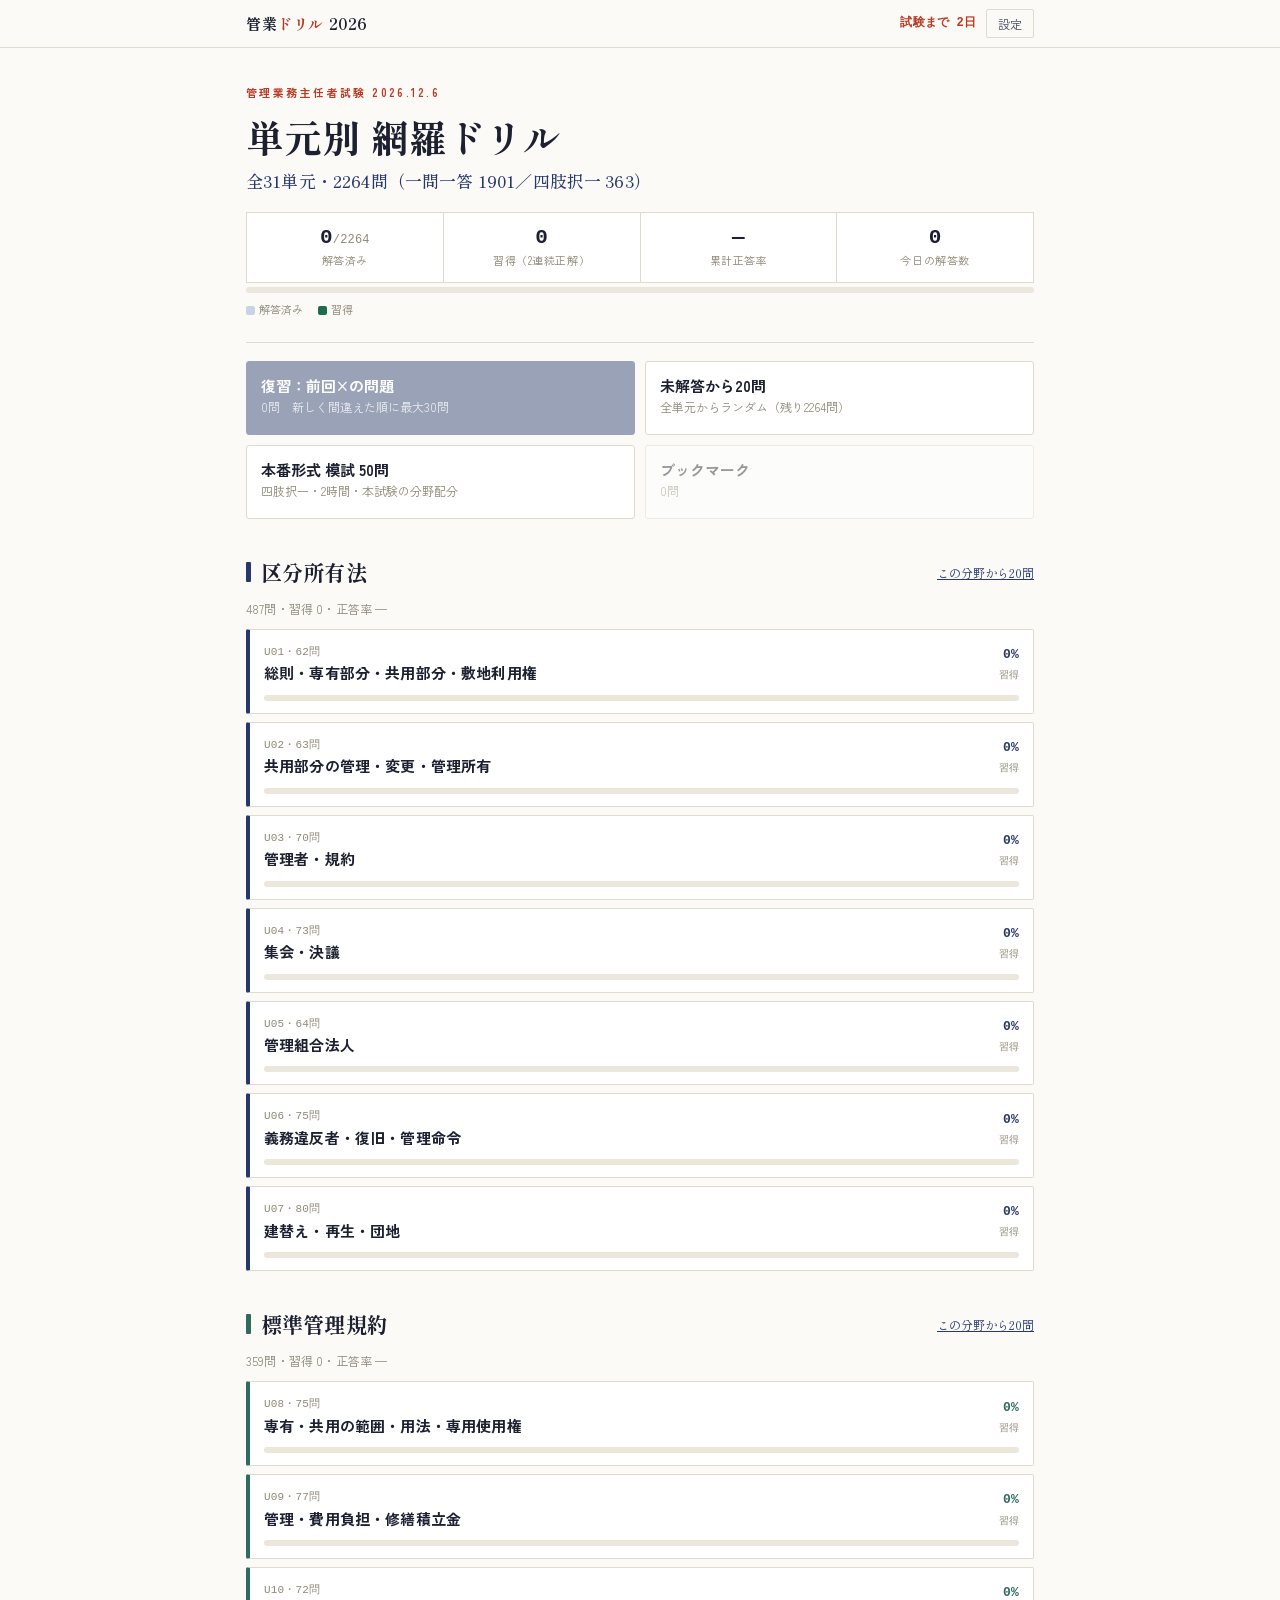
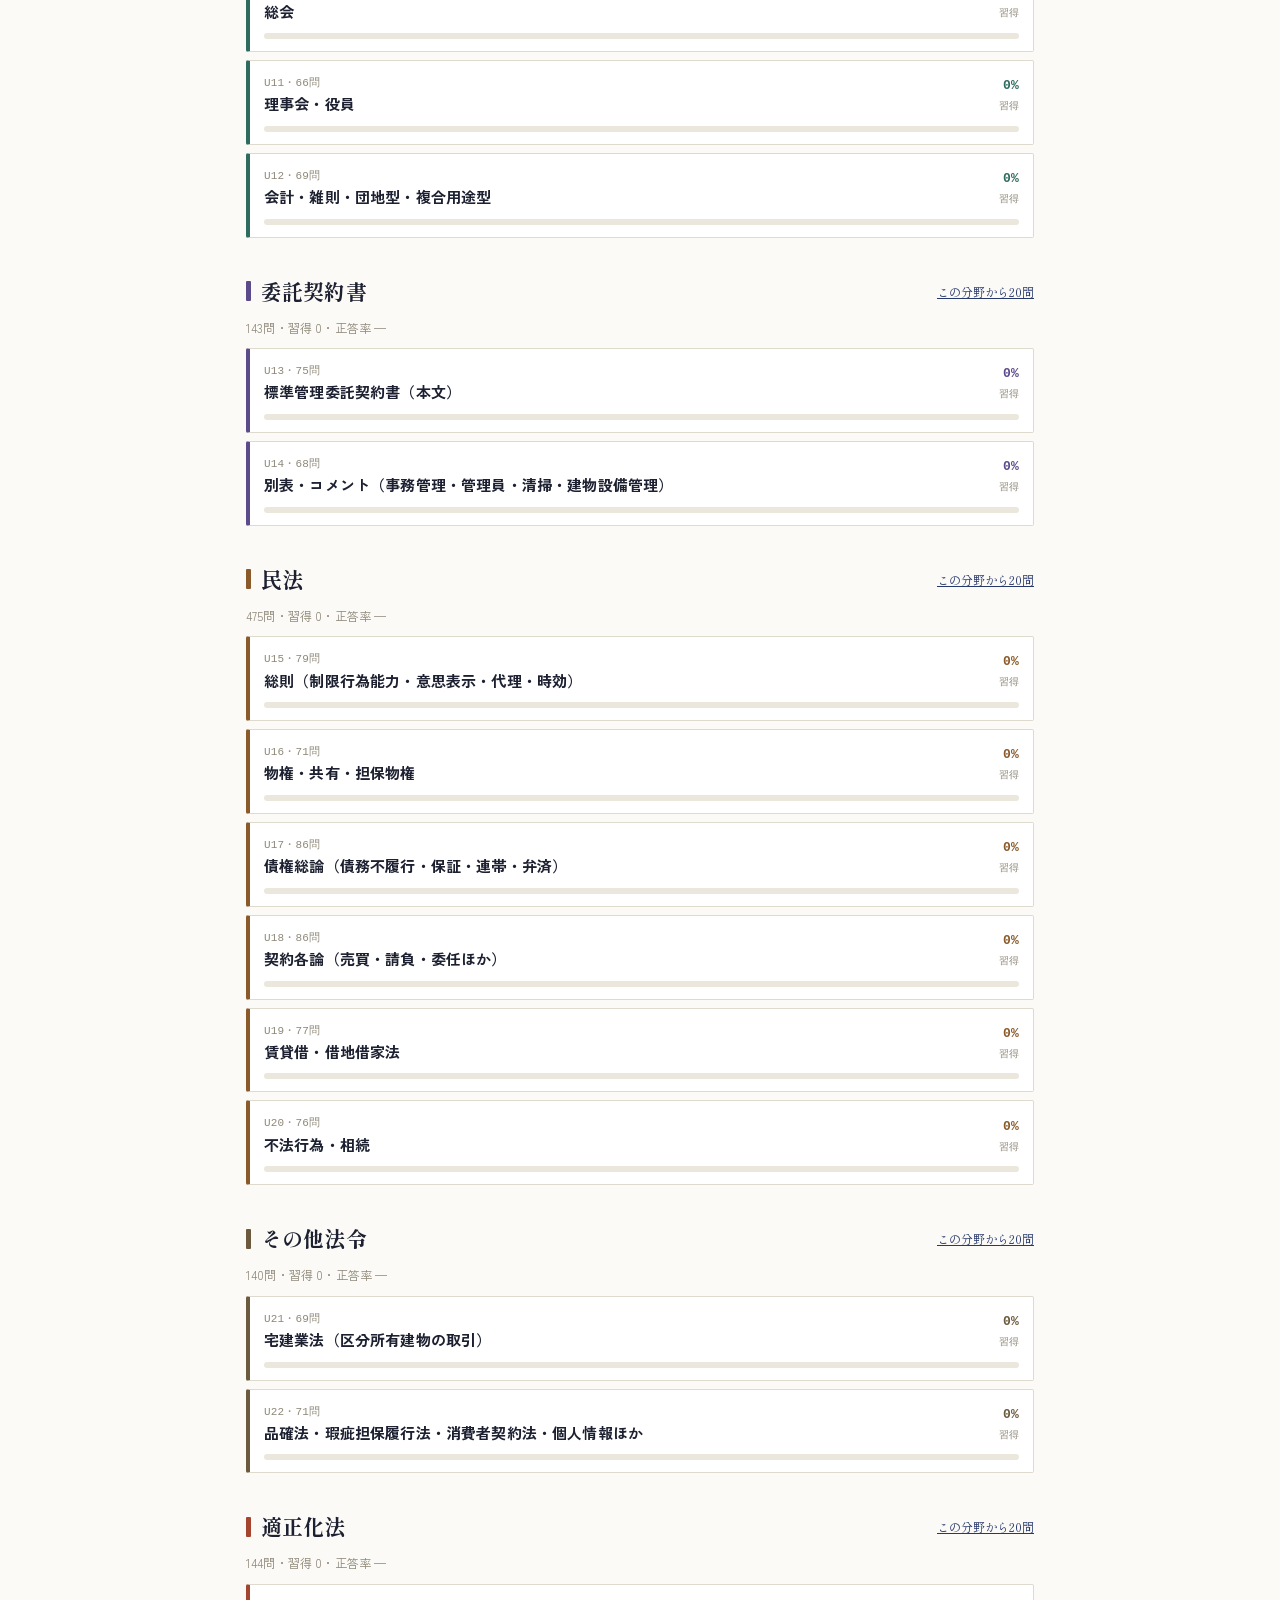
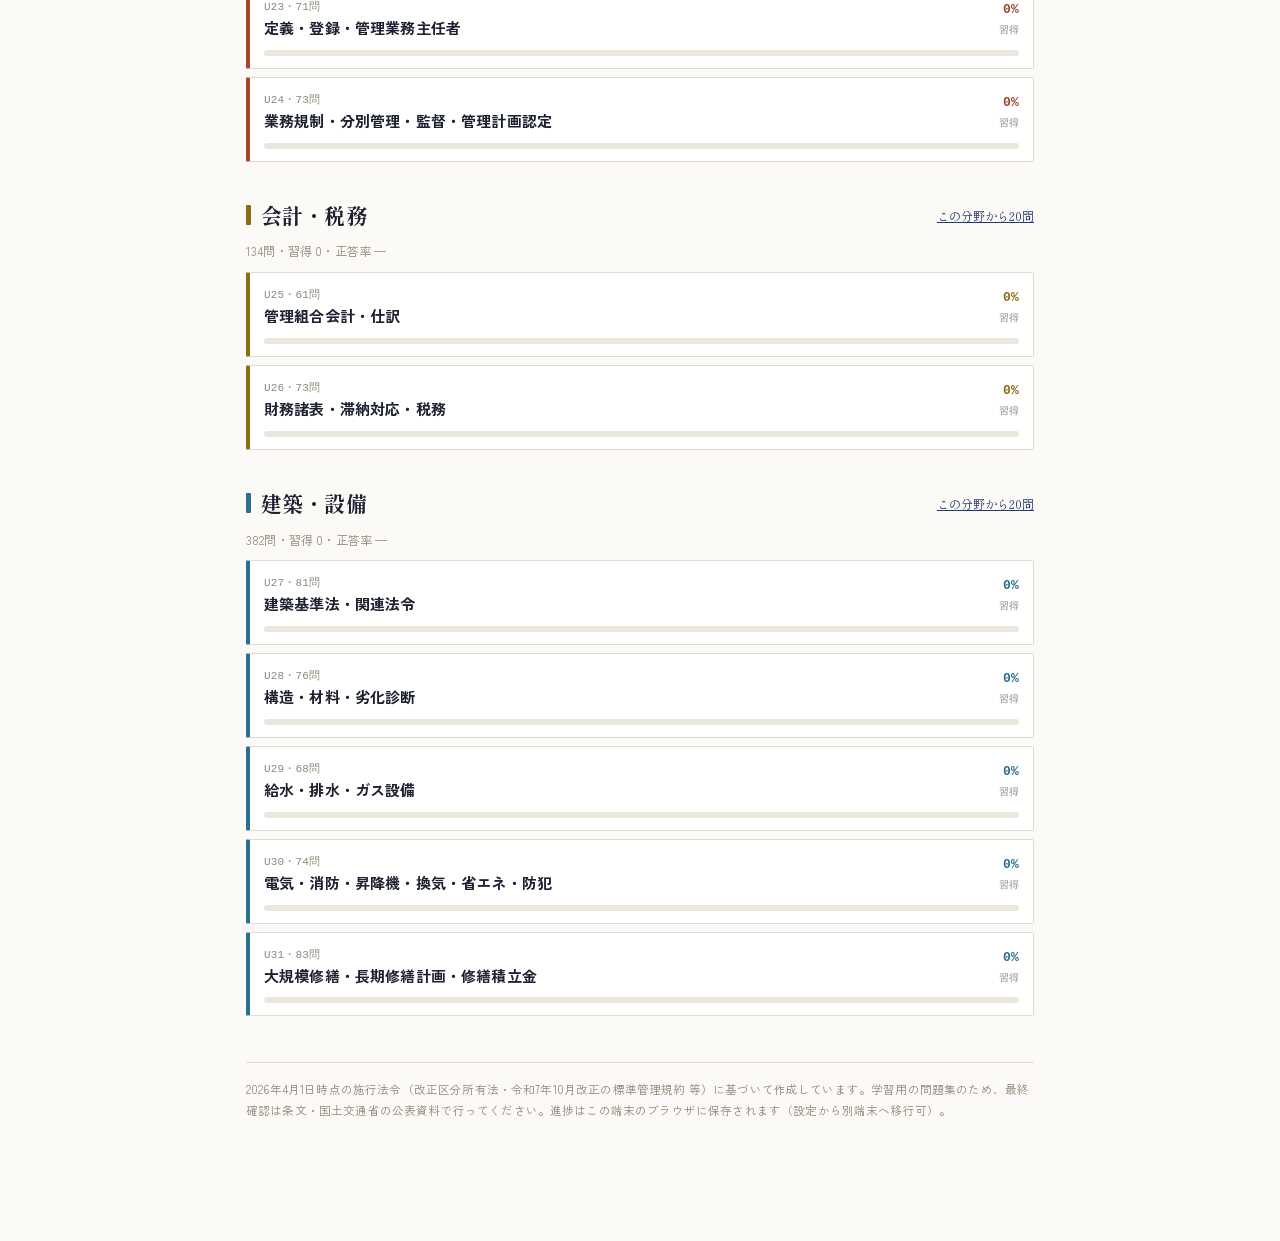
<file: drill/index.html>
<!DOCTYPE html>
<html lang="ja">
<head>
<meta charset="UTF-8">
<meta name="viewport" content="width=device-width, initial-scale=1, viewport-fit=cover">
<meta name="robots" content="noindex, nofollow, noarchive">
<meta name="description" content="管理業務主任者試験（2026年12月6日）対策 単元別ドリル">
<meta name="theme-color" content="#FBFAF6">
<link rel="manifest" href="site.webmanifest">
<meta name="apple-mobile-web-app-capable" content="yes">
<meta name="apple-mobile-web-app-title" content="管業ドリル">
<link rel="apple-touch-icon" href="icon.svg">
<link rel="icon" href="icon.svg" type="image/svg+xml">
<title>管業ドリル 2026｜単元別 網羅問題集</title>
<link rel="preconnect" href="https://fonts.googleapis.com">
<link rel="preconnect" href="https://fonts.gstatic.com" crossorigin>
<link href="https://fonts.googleapis.com/css2?family=Shippori+Mincho+B1:wght@500;700&family=Zen+Kaku+Gothic+New:wght@400;500;700&display=swap" rel="stylesheet">
<link rel="stylesheet" href="app.css">
</head>
<body>
<header class="topbar">
  <div class="topbar-in">
    <div class="brand" data-go="home">管業<span>ドリル</span> 2026</div>
    <div class="sp"></div>
    <div class="tb-cd" id="cd"></div>
    <button class="tb-btn" data-go="settings" aria-label="設定">設定</button>
  </div>
</header>
<main class="wrap" id="app"><p class="loading">読み込み中…</p></main>

<script>var BANK = [];</script>
<script src="data/u01.js"></script>
<script src="data/u02.js"></script>
<script src="data/u03.js"></script>
<script src="data/u04.js"></script>
<script src="data/u05.js"></script>
<script src="data/u06.js"></script>
<script src="data/u07.js"></script>
<script src="data/u08.js"></script>
<script src="data/u09.js"></script>
<script src="data/u10.js"></script>
<script src="data/u11.js"></script>
<script src="data/u12.js"></script>
<script src="data/u13.js"></script>
<script src="data/u14.js"></script>
<script src="data/u15.js"></script>
<script src="data/u16.js"></script>
<script src="data/u17.js"></script>
<script src="data/u18.js"></script>
<script src="data/u19.js"></script>
<script src="data/u20.js"></script>
<script src="data/u21.js"></script>
<script src="data/u22.js"></script>
<script src="data/u23.js"></script>
<script src="data/u24.js"></script>
<script src="data/u25.js"></script>
<script src="data/u26.js"></script>
<script src="data/u27.js"></script>
<script src="data/u28.js"></script>
<script src="data/u29.js"></script>
<script src="data/u30.js"></script>
<script src="data/u31.js"></script>
<script src="app.js"></script>
</body>
</html>
</file>
<file: drill/app.css>
:root{
  --paper:#FBFAF6;
  --card:#FFFFFF;
  --ink:#1C2030;
  --ink-soft:#4A5163;
  --ink-mute:#8E8878;
  --indigo:#27386B;
  --indigo-wash:#EDF1F8;
  --shu:#B93B25;
  --shu-wash:#FBEFEC;
  --rule:#DEDACD;
  --rule-soft:#EBE7DC;
  --ok:#1F6B4D;
  --ok-wash:#EAF3EE;
  --gold:#B8860B;
  --mincho:"Shippori Mincho B1","Hiragino Mincho ProN","Yu Mincho",YuMincho,"Noto Serif JP",serif;
  --gothic:"Zen Kaku Gothic New","Hiragino Sans","Hiragino Kaku Gothic ProN","Yu Gothic",sans-serif;
  --mono:"SFMono-Regular",Consolas,"Roboto Mono",monospace;
}
*{box-sizing:border-box}
html{-webkit-text-size-adjust:100%}
body{margin:0;background:var(--paper);color:var(--ink);font-family:var(--gothic);font-size:16px;line-height:1.85;letter-spacing:.01em}
.wrap{max-width:820px;margin:0 auto;padding:0 16px 120px}
a{color:var(--indigo)}
button{font-family:inherit;color:inherit}
b{font-weight:700;color:var(--indigo)}
.loading{padding:60px 0;text-align:center;color:var(--ink-mute)}

/* topbar */
.topbar{position:sticky;top:0;z-index:60;background:rgba(251,250,246,.96);backdrop-filter:blur(8px);border-bottom:1px solid var(--rule)}
.topbar-in{max-width:820px;margin:0 auto;padding:9px 16px;display:flex;align-items:center;gap:10px}
.brand{font-family:var(--mincho);font-weight:700;font-size:15px;letter-spacing:.04em;cursor:pointer;white-space:nowrap}
.brand span{color:var(--shu)}
.sp{flex:1}
.tb-btn{font-size:12px;background:none;border:1px solid var(--rule);color:var(--ink-soft);padding:5px 11px;border-radius:2px;cursor:pointer;white-space:nowrap}
.tb-btn:hover{border-color:var(--indigo);color:var(--indigo)}
.tb-cd{font-family:var(--mono);font-size:12px;color:var(--shu);font-weight:700;white-space:nowrap}

/* hero */
.hero{padding:34px 0 22px;border-bottom:1px solid var(--rule)}
.eyebrow{font-size:11px;letter-spacing:.22em;color:var(--shu);font-weight:700;margin:0 0 10px}
h1{font-family:var(--mincho);font-size:clamp(26px,6.4vw,38px);line-height:1.3;font-weight:700;margin:0}
h1 .sub{display:block;font-size:clamp(13px,3.4vw,17px);color:var(--indigo);margin-top:8px;font-weight:500}
h2{font-family:var(--mincho);font-size:21px;margin:34px 0 12px;font-weight:700;display:flex;align-items:center;gap:10px}
h2 .bar{width:5px;height:20px;border-radius:1px;display:inline-block}
h3{font-size:15px;margin:22px 0 8px}

/* stats */
.stats{display:grid;grid-template-columns:repeat(4,1fr);gap:1px;background:var(--rule);border:1px solid var(--rule);margin:20px 0 4px}
.stat{background:var(--card);padding:12px 8px;text-align:center}
.stat .v{font-family:var(--mono);font-size:21px;font-weight:700;line-height:1.2}
.stat .v small{font-size:12px;color:var(--ink-mute);font-weight:400}
.stat .k{font-size:11px;color:var(--ink-mute);letter-spacing:.05em}
@media (max-width:520px){.stats{grid-template-columns:repeat(2,1fr)}}
.meter{height:6px;background:var(--rule-soft);border-radius:3px;overflow:hidden;position:relative}
.meter i{position:absolute;left:0;top:0;bottom:0;border-radius:3px}
.meter i.a{background:#C9D2E6}
.meter i.m{background:var(--ok)}
.legend{font-size:11px;color:var(--ink-mute);display:flex;gap:14px;margin-top:6px}
.legend span::before{content:"";display:inline-block;width:9px;height:9px;border-radius:2px;margin-right:4px;vertical-align:-1px;background:var(--c)}

/* quick actions */
.quick{display:grid;grid-template-columns:1fr 1fr;gap:10px;margin:18px 0 6px}
.qa{background:var(--card);border:1px solid var(--rule);border-radius:3px;padding:13px 14px;text-align:left;cursor:pointer;display:flex;flex-direction:column;gap:2px;min-height:74px}
.qa:hover{border-color:var(--indigo)}
.qa .t{font-weight:700;font-size:15px}
.qa .d{font-size:12px;color:var(--ink-mute);line-height:1.5}
.qa.primary{background:var(--indigo);border-color:var(--indigo);color:#fff}
.qa.primary .d{color:#D9DFEE}
.qa[disabled]{opacity:.45;cursor:default}
@media (max-width:420px){.quick{grid-template-columns:1fr}}

/* unit cards */
.units{display:flex;flex-direction:column;gap:8px}
.unit{background:var(--card);border:1px solid var(--rule);border-left:4px solid var(--c);border-radius:2px;padding:12px 14px;cursor:pointer;display:grid;grid-template-columns:1fr auto;gap:2px 12px;align-items:center}
.unit:hover{border-color:var(--c)}
.unit .no{font-family:var(--mono);font-size:11px;color:var(--ink-mute)}
.unit .tt{font-weight:700;font-size:15px;line-height:1.5}
.unit .pc{font-family:var(--mono);font-size:13px;font-weight:700;color:var(--c);text-align:right;grid-row:1/3;grid-column:2}
.unit .pc small{display:block;font-size:10px;color:var(--ink-mute);font-weight:400}
.unit .meter{grid-column:1/3;margin-top:6px}

/* unit detail */
.back{font-size:13px;color:var(--ink-soft);background:none;border:none;padding:16px 0 0;cursor:pointer}
.chip{display:inline-block;font-size:11px;font-weight:700;padding:1px 8px;border-radius:2px;color:var(--c);background:var(--w);letter-spacing:.04em}
.opts{background:var(--card);border:1px solid var(--rule);padding:14px;margin:16px 0}
.seg{display:flex;flex-wrap:wrap;gap:6px;margin:6px 0 12px}
.seg button{border:1px solid var(--rule);background:var(--paper);padding:6px 12px;border-radius:2px;font-size:13px;cursor:pointer}
.seg button.on{background:var(--indigo);color:#fff;border-color:var(--indigo)}
.lbl{font-size:12px;color:var(--ink-mute);font-weight:700;letter-spacing:.06em}
.go{width:100%;background:var(--shu);color:#fff;border:none;padding:14px;font-size:16px;font-weight:700;border-radius:3px;cursor:pointer;letter-spacing:.06em}
.go[disabled]{background:var(--ink-mute);cursor:default}
.topics{display:flex;flex-direction:column;gap:6px}
.topic{display:grid;grid-template-columns:22px 1fr 86px;gap:8px;align-items:center;background:var(--card);border:1px solid var(--rule-soft);padding:8px 10px;border-radius:2px;cursor:pointer;font-size:14px}
.topic input{margin:0;width:16px;height:16px;accent-color:var(--indigo)}
.topic .n{font-family:var(--mono);font-size:11px;color:var(--ink-mute);text-align:right}
.topic .meter{grid-column:2/4}
.linkbtn{background:none;border:none;color:var(--indigo);font-size:12px;cursor:pointer;padding:0;text-decoration:underline}

/* quiz */
.qhead{display:flex;align-items:center;gap:8px;padding:14px 0 8px;font-size:12px;color:var(--ink-mute)}
.qhead .prog{font-family:var(--mono);font-weight:700;color:var(--ink)}
.qbar{height:3px;background:var(--rule-soft);margin-bottom:16px}
.qbar i{display:block;height:100%;background:var(--indigo)}
.qcard{background:var(--card);border:1px solid var(--rule);padding:18px 16px;border-radius:3px}
.qmeta{display:flex;flex-wrap:wrap;gap:6px;align-items:center;margin-bottom:10px;font-size:12px}
.qmeta .lv{color:var(--gold);letter-spacing:1px}
.qmeta .tp{color:var(--ink-soft)}
.qmeta .bm{margin-left:auto;background:none;border:none;font-size:20px;cursor:pointer;color:var(--rule);line-height:1;padding:0 2px}
.qmeta .bm.on{color:var(--gold)}
.qtext{font-size:16.5px;line-height:1.95}
.qtype{font-size:11px;font-weight:700;color:var(--shu);letter-spacing:.12em;margin-bottom:4px}
.ox{display:grid;grid-template-columns:1fr 1fr;gap:10px;margin-top:18px}
.ox button{font-family:var(--mincho);font-size:34px;font-weight:700;padding:10px 0;border:2px solid var(--rule);background:var(--paper);border-radius:4px;cursor:pointer;line-height:1.3}
.ox button.o{color:var(--indigo)}
.ox button.x{color:var(--shu)}
.ox button:hover:not([disabled]){border-color:currentColor}
.ox button.pick{background:var(--indigo-wash);border-color:currentColor}
.ox button.right{background:var(--ok-wash);border-color:var(--ok)}
.choices{display:flex;flex-direction:column;gap:8px;margin-top:16px}
.choice{display:grid;grid-template-columns:30px 1fr;gap:8px;text-align:left;border:1px solid var(--rule);background:var(--paper);padding:11px 12px;border-radius:3px;cursor:pointer;font-size:15px;line-height:1.75}
.choice .num{font-family:var(--mono);font-weight:700;width:26px;height:26px;border:1px solid var(--rule);border-radius:50%;display:flex;align-items:center;justify-content:center;font-size:13px;background:var(--card)}
.choice:hover:not([disabled]){border-color:var(--indigo)}
.choice.pick{border-color:var(--indigo);background:var(--indigo-wash)}
.choice.right{border-color:var(--ok);background:var(--ok-wash)}
.choice.right .num{background:var(--ok);color:#fff;border-color:var(--ok)}
.choice.wrong{border-color:var(--shu);background:var(--shu-wash)}
.choice.wrong .num{background:var(--shu);color:#fff;border-color:var(--shu)}
.choice[disabled]{cursor:default}
.verdict{margin-top:16px;padding:12px 14px;border-radius:3px;font-weight:700;display:flex;align-items:center;gap:10px}
.verdict.ok{background:var(--ok-wash);color:var(--ok)}
.verdict.ng{background:var(--shu-wash);color:var(--shu)}
.verdict .big{font-family:var(--mincho);font-size:26px;line-height:1}
.expl{margin-top:10px;font-size:14.5px;line-height:1.9;color:var(--ink-soft)}
.expl .ref{display:block;margin-top:8px;font-size:12px;color:var(--ink-mute)}
.qnav{display:flex;gap:10px;margin-top:16px}
.qnav button{flex:1;padding:13px;border-radius:3px;font-size:15px;font-weight:700;cursor:pointer;border:1px solid var(--rule);background:var(--card)}
.qnav .next{background:var(--indigo);border-color:var(--indigo);color:#fff;flex:2}
.qnav .quit{color:var(--ink-soft);font-weight:500}
.kbd{font-size:11px;color:var(--ink-mute);text-align:center;margin-top:10px}
@media (hover:none){.kbd{display:none}}
.timer{font-family:var(--mono);margin-left:auto;color:var(--shu);font-weight:700}

/* result */
.score{text-align:center;padding:30px 0 10px}
.score .pct{font-family:var(--mincho);font-size:64px;font-weight:700;line-height:1;color:var(--indigo)}
.score .pct small{font-size:24px}
.score .sub{color:var(--ink-mute);font-size:14px;margin-top:6px}
.score .pass{display:inline-block;margin-top:10px;font-size:13px;font-weight:700;padding:3px 12px;border-radius:2px}
.score .pass.ok{background:var(--ok-wash);color:var(--ok)}
.score .pass.ng{background:var(--shu-wash);color:var(--shu)}
.rlist{display:flex;flex-direction:column;gap:8px;margin-top:10px}
.ritem{background:var(--card);border:1px solid var(--rule-soft);border-left:3px solid var(--shu);padding:10px 12px;font-size:14px;line-height:1.75}
.ritem.ok{border-left-color:var(--ok)}
.ritem .h{font-size:11px;color:var(--ink-mute);margin-bottom:4px}
.ritem details summary{cursor:pointer;color:var(--indigo);font-size:12px;margin-top:4px}
.ritem .ans{font-weight:700}
.btnrow{display:flex;flex-direction:column;gap:8px;margin-top:20px}
.btn{padding:13px;border-radius:3px;font-size:15px;font-weight:700;cursor:pointer;border:1px solid var(--rule);background:var(--card);text-align:center}
.btn.pri{background:var(--indigo);color:#fff;border-color:var(--indigo)}
.btn.warn{color:var(--shu);border-color:var(--shu)}

/* settings */
.panel{background:var(--card);border:1px solid var(--rule);padding:16px;margin:14px 0;border-radius:2px}
.panel p{margin:0 0 10px;font-size:14px;color:var(--ink-soft)}
textarea{width:100%;min-height:110px;font-family:var(--mono);font-size:12px;border:1px solid var(--rule);padding:8px;border-radius:2px;background:var(--paper)}
.note{font-size:12px;color:var(--ink-mute);line-height:1.8}
.toast{position:fixed;left:50%;bottom:28px;transform:translateX(-50%);background:var(--ink);color:#fff;padding:9px 18px;border-radius:3px;font-size:13px;z-index:99;opacity:0;transition:opacity .2s;pointer-events:none}
.toast.on{opacity:1}
.foot{margin-top:46px;padding-top:16px;border-top:1px solid var(--rule);font-size:11.5px;color:var(--ink-mute);line-height:1.8}
.empty{padding:30px 0;color:var(--ink-mute);text-align:center;font-size:14px}
</file>
